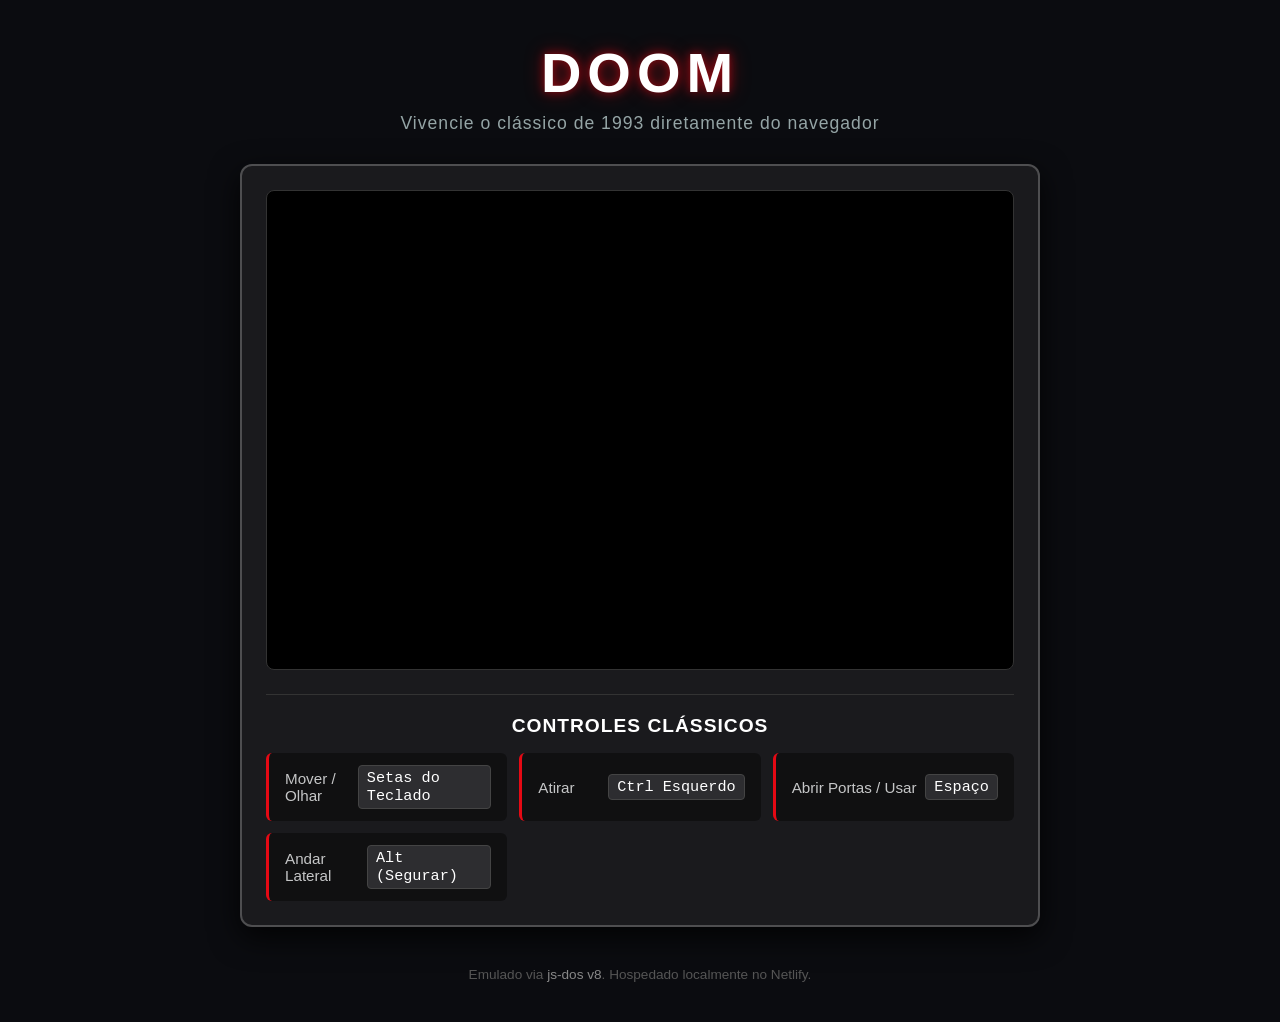
<file: SiteIdeas/doom.html>
<!DOCTYPE html>
<html lang="pt-br">
<head>
    <meta charset="utf-8">
    <meta name="viewport" content="width=device-width, initial-scale=1.0">
    <title>DOOM - Clássico MS-DOS</title>
    
    <!-- CSS oficial do JS-DOS v8 -->
    <link rel="stylesheet" href="https://v8.js-dos.com/latest/js-dos.css">
    
    <style>
        /* Variáveis de estilo para consistência visual */
        :root {
            --bg-color: #0b0c10;
            --card-bg: #1a1a1d;
            --primary-color: #e50914; /* Vermelho clássico do DOOM */
            --primary-hover: #b80710;
            --text-color: #c5c6c7;
            --title-color: #ffffff;
            --accent-color: #4e4e50;
        }

        * {
            box-sizing: border-box;
            margin: 0;
            padding: 0;
        }

        body {
            background-color: var(--bg-color);
            color: var(--text-color);
            font-family: -apple-system, BlinkMacSystemFont, "Segoe UI", Roboto, Helvetica, Arial, sans-serif;
            display: flex;
            flex-direction: column;
            align-items: center;
            justify-content: flex-start;
            min-height: 100vh;
            padding: 40px 20px;
        }

        header {
            text-align: center;
            margin-bottom: 30px;
        }

        header h1 {
            font-size: 3.5rem;
            color: var(--title-color);
            text-transform: uppercase;
            letter-spacing: 6px;
            margin-bottom: 8px;
            text-shadow: 0 0 10px rgba(229, 9, 20, 0.6), 0 0 20px rgba(229, 9, 20, 0.4);
            font-weight: 900;
        }

        header p {
            font-size: 1.1rem;
            color: #95a5a6;
            letter-spacing: 1px;
        }

        /* Container principal */
        .game-wrapper {
            background-color: var(--card-bg);
            border: 2px solid var(--accent-color);
            border-radius: 12px;
            box-shadow: 0 10px 30px rgba(0, 0, 0, 0.8);
            padding: 24px;
            max-width: 800px;
            width: 100%;
            display: flex;
            flex-direction: column;
            gap: 24px;
            transition: border-color 0.3s ease;
        }

        .game-wrapper:hover {
            border-color: var(--primary-color);
        }

        /* Container onde o emulador roda */
        .dosbox-container {
            width: 100%;
            height: 480px; /* Altura padrão para computadores */
            max-height: 70vh;
            border-radius: 8px;
            overflow: hidden;
            background-color: #000;
            border: 1px solid #333;
        }

        /* Responsividade para telas de celulares */
        @media (max-width: 768px) {
            .dosbox-container {
                height: 320px;
            }
            header h1 {
                font-size: 2.5rem;
            }
        }

        /* Painel de controles/instruções */
        .controls-panel {
            border-top: 1px solid #333;
            padding-top: 20px;
        }

        .controls-title {
            color: var(--title-color);
            font-size: 1.2rem;
            margin-bottom: 16px;
            text-transform: uppercase;
            letter-spacing: 1px;
            text-align: center;
        }

        .controls-grid {
            display: grid;
            grid-template-columns: repeat(auto-fit, minmax(200px, 1fr));
            gap: 12px;
        }

        .control-item {
            background: rgba(0, 0, 0, 0.4);
            padding: 12px 16px;
            border-radius: 6px;
            border-left: 3px solid var(--primary-color);
            display: flex;
            justify-content: space-between;
            align-items: center;
        }

        .control-item span {
            font-size: 0.95rem;
        }

        .control-key {
            background: #2d2d30;
            color: #fff;
            padding: 3px 8px;
            border-radius: 4px;
            font-family: Consolas, Monaco, monospace;
            font-size: 0.85rem;
            border: 1px solid #444;
        }

        footer {
            margin-top: auto;
            padding-top: 40px;
            font-size: 0.85rem;
            color: #555;
            text-align: center;
        }

        footer a {
            color: #888;
            text-decoration: none;
            transition: color 0.2s;
        }

        footer a:hover {
            color: var(--primary-color);
        }
    </style>
</head>
<body>

    <header>
        <h1>DOOM</h1>
        <p>Vivencie o clássico de 1993 diretamente do navegador</p>
    </header>

    <main class="game-wrapper">
        <!-- Container do Emulador -->
        <div id="dosbox" class="dosbox-container"></div>

        <!-- Instruções de Controles -->
        <section class="controls-panel">
            <h2 class="controls-title">Controles Clássicos</h2>
            <div class="controls-grid">
                <div class="control-item">
                    <span>Mover / Olhar</span>
                    <span class="control-key">Setas do Teclado</span>
                </div>
                <div class="control-item">
                    <span>Atirar</span>
                    <span class="control-key">Ctrl Esquerdo</span>
                </div>
                <div class="control-item">
                    <span>Abrir Portas / Usar</span>
                    <span class="control-key">Espaço</span>
                </div>
                <div class="control-item">
                    <span>Andar Lateral</span>
                    <span class="control-key">Alt (Segurar)</span>
                </div>
            </div>
        </section>
    </main>

    <footer>
        <p>Emulado via <a href="https://js-dos.com" target="_blank" rel="noopener">js-dos v8</a>. Hospedado localmente no Netlify.</p>
    </footer>

    <!-- JavaScript oficial do JS-DOS v8 -->
    <script src="https://v8.js-dos.com/latest/js-dos.js"></script>
    <script>
        // Inicializa o js-dos carregando o arquivo diretamente do mesmo diretório da sua página
        Dos(document.getElementById("dosbox"), {
            url: "./doom.jsdos"
        });
    </script>
</body>
</html>
</file>
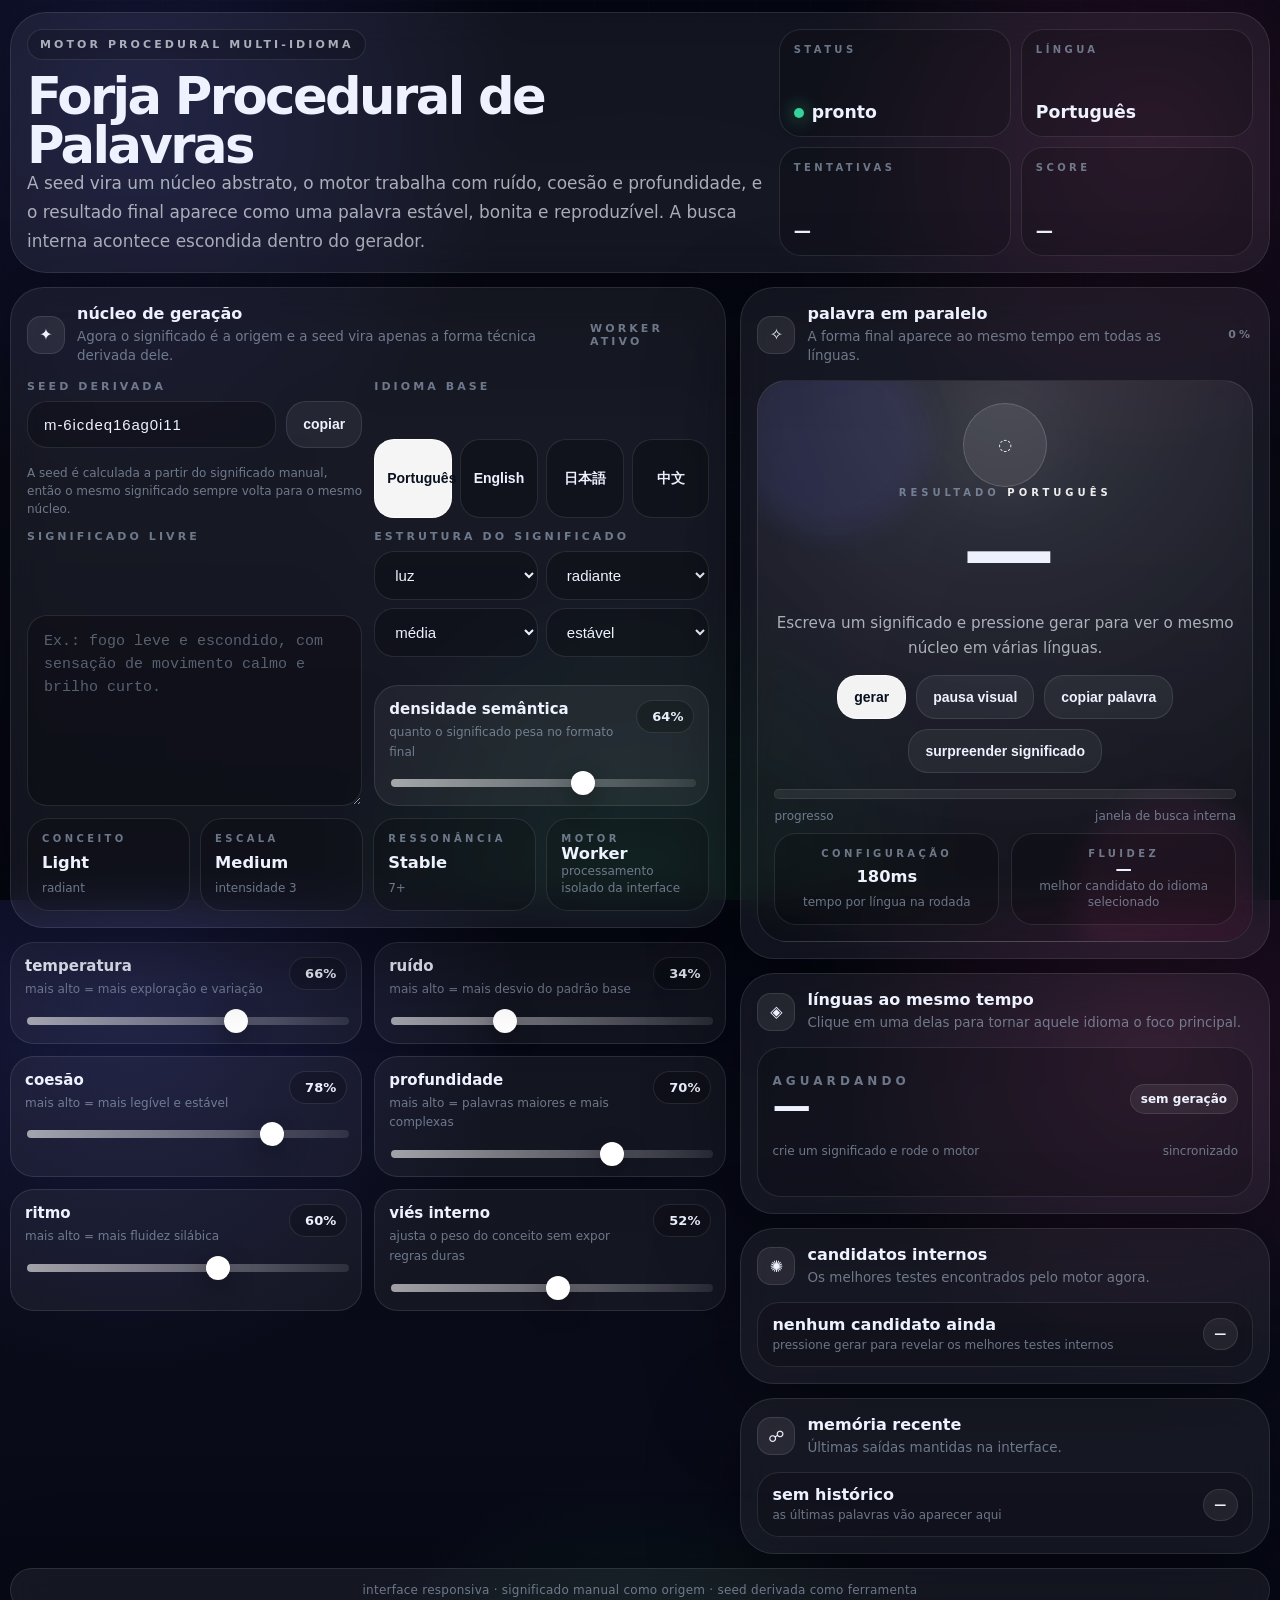
<file: SiteIdeas/forja_procedural_palavras_v2.html>
<!DOCTYPE html>
<html lang="pt-BR">
<head>
  <meta charset="UTF-8" />
  <meta name="viewport" content="width=device-width, initial-scale=1.0, viewport-fit=cover" />
  <meta name="theme-color" content="#070916" />
  <title>Forja Procedural de Palavras</title>
  <style>
    :root {
      --bg: #070916;
      --panel: rgba(255,255,255,.06);
      --panel-2: rgba(10,14,32,.62);
      --line: rgba(255,255,255,.10);
      --line-2: rgba(255,255,255,.14);
      --text: #eef2ff;
      --muted: rgba(226,232,240,.72);
      --muted-2: rgba(148,163,184,.7);
      --accent: #fff;
      --good: #34d399;
      --warn: #fbbf24;
      --shadow: 0 24px 90px rgba(0,0,0,.38);
      --radius: 28px;
      --radius-lg: 34px;
      --blur: blur(18px);
    }

    * { box-sizing: border-box; }
    html, body { height: 100%; }
    body {
      margin: 0;
      font-family: Inter, ui-sans-serif, system-ui, -apple-system, BlinkMacSystemFont, "Segoe UI", sans-serif;
      color: var(--text);
      background:
        radial-gradient(circle at 10% 10%, rgba(99,102,241,.20), transparent 28%),
        radial-gradient(circle at 90% 15%, rgba(236,72,153,.16), transparent 24%),
        radial-gradient(circle at 50% 100%, rgba(34,197,94,.12), transparent 30%),
        linear-gradient(180deg, #050713 0%, #090b18 55%, #050713 100%);
      overflow-x: hidden;
    }

    body::before {
      content: "";
      position: fixed;
      inset: 0;
      pointer-events: none;
      opacity: .35;
      background-image:
        linear-gradient(rgba(255,255,255,.04) 1px, transparent 1px),
        linear-gradient(90deg, rgba(255,255,255,.04) 1px, transparent 1px);
      background-size: 54px 54px;
      mask-image: radial-gradient(circle at 50% 20%, black 55%, transparent 100%);
    }

    body::after {
      content: "";
      position: fixed;
      inset: 0;
      pointer-events: none;
      background: radial-gradient(circle at center, transparent 0 42%, rgba(0,0,0,.14) 100%);
    }

    .app {
      width: min(1320px, calc(100% - 20px));
      margin: 0 auto;
      padding: 12px 0 16px;
      min-height: 100dvh;
      display: flex;
      flex-direction: column;
      gap: 14px;
      position: relative;
      z-index: 1;
    }

    .topbar, .panel, .footer {
      background: var(--panel);
      border: 1px solid var(--line);
      box-shadow: var(--shadow);
      backdrop-filter: var(--blur);
      -webkit-backdrop-filter: var(--blur);
    }

    .topbar {
      border-radius: calc(var(--radius-lg) + 2px);
      padding: 16px;
      display: grid;
      grid-template-columns: 1.4fr .9fr;
      gap: 14px;
    }

    .brand {
      display: flex;
      flex-direction: column;
      gap: 12px;
    }

    .badge {
      display: inline-flex;
      align-items: center;
      gap: 8px;
      width: fit-content;
      padding: 8px 12px;
      border-radius: 999px;
      border: 1px solid var(--line);
      background: rgba(0,0,0,.16);
      color: var(--muted);
      font-size: 11px;
      letter-spacing: .28em;
      text-transform: uppercase;
      font-weight: 700;
    }

    h1 {
      margin: 0;
      font-size: clamp(2.1rem, 4vw, 4rem);
      line-height: .95;
      letter-spacing: -.05em;
    }

    .lead {
      max-width: 74ch;
      margin: 0;
      color: var(--muted);
      line-height: 1.7;
      font-size: clamp(.95rem, 1.4vw, 1.06rem);
    }

    .stat-grid {
      display: grid;
      grid-template-columns: repeat(2, minmax(0, 1fr));
      gap: 10px;
    }

    .stat {
      border-radius: 22px;
      padding: 14px;
      border: 1px solid var(--line);
      background: rgba(0,0,0,.18);
      min-height: 88px;
      display: flex;
      flex-direction: column;
      justify-content: space-between;
    }

    .kicker {
      color: var(--muted-2);
      font-size: 10px;
      text-transform: uppercase;
      letter-spacing: .34em;
      font-weight: 800;
    }

    .stat strong {
      font-size: 1.08rem;
      margin-top: 8px;
      display: flex;
      align-items: center;
      gap: 8px;
      line-height: 1.1;
    }

    .status-dot {
      width: 10px;
      height: 10px;
      border-radius: 50%;
      background: var(--good);
      box-shadow: 0 0 18px rgba(52,211,153,.8);
      display: inline-block;
    }

    .status-dot.busy {
      background: var(--warn);
      box-shadow: 0 0 18px rgba(251,191,36,.85);
      animation: pulse 1.2s infinite;
    }

    @keyframes pulse { 0%,100%{transform:scale(1);opacity:1} 50%{transform:scale(1.32);opacity:.65} }

    .layout {
      display: grid;
      grid-template-columns: 1.15fr .85fr;
      gap: 14px;
      align-items: start;
      flex: 1;
    }

    .left, .right { display: grid; gap: 14px; }
    .panel {
      border-radius: var(--radius-lg);
      padding: 16px;
    }

    .panel-head {
      display: flex;
      align-items: center;
      justify-content: space-between;
      gap: 12px;
      margin-bottom: 14px;
    }

    .panel-title {
      display: flex;
      align-items: center;
      gap: 12px;
    }

    .icon-chip {
      width: 38px;
      height: 38px;
      display: grid;
      place-items: center;
      border-radius: 14px;
      border: 1px solid var(--line);
      background: rgba(255,255,255,.08);
      flex: 0 0 auto;
    }

    .panel-title h2 {
      margin: 0;
      font-size: 1rem;
      line-height: 1.2;
    }

    .panel-title p {
      margin: 4px 0 0;
      color: var(--muted-2);
      font-size: .84rem;
      line-height: 1.45;
    }

    .grid-2 {
      display: grid;
      grid-template-columns: repeat(2, minmax(0, 1fr));
      gap: 12px;
    }

    .grid-4 {
      display: grid;
      grid-template-columns: repeat(4, minmax(0, 1fr));
      gap: 10px;
    }

    .field {
      display: grid;
      gap: 8px;
    }

    .field label, .mini-label {
      color: var(--muted-2);
      font-size: 11px;
      text-transform: uppercase;
      letter-spacing: .28em;
      font-weight: 800;
    }

    .input, .btn, .chip, .select {
      border-radius: 20px;
      border: 1px solid var(--line);
      background: rgba(0,0,0,.22);
      color: var(--text);
      outline: none;
      transition: transform .16s ease, background .16s ease, border-color .16s ease, box-shadow .16s ease;
    }

    .input, .select {
      width: 100%;
      padding: 14px 16px;
      font-size: 15px;
    }

    .input::placeholder { color: rgba(148,163,184,.55); }
    .input:focus, .select:focus, .btn:focus, .chip:focus {
      border-color: rgba(255,255,255,.28);
      box-shadow: 0 0 0 4px rgba(255,255,255,.05);
    }

    .seed-row {
      display: grid;
      grid-template-columns: 1fr auto;
      gap: 10px;
    }

    .btn {
      cursor: pointer;
      padding: 13px 16px;
      font-weight: 700;
      font-size: 14px;
      display: inline-flex;
      align-items: center;
      justify-content: center;
      gap: 10px;
      user-select: none;
      -webkit-tap-highlight-color: transparent;
    }

    .btn:hover, .chip:hover { transform: translateY(-1px); background: rgba(255,255,255,.10); }
    .btn.primary {
      background: rgba(255,255,255,.95);
      color: #08101f;
      border-color: rgba(255,255,255,.75);
    }
    .btn.primary:hover { background: #fff; }
    .btn.ghost { background: rgba(255,255,255,.06); }
    .btn.small { padding: 10px 14px; border-radius: 16px; }

    .language-grid {
      display: grid;
      grid-template-columns: repeat(4, minmax(0, 1fr));
      gap: 8px;
    }

    .chip {
      padding: 12px 12px;
      cursor: pointer;
      text-align: center;
      font-weight: 700;
      font-size: 14px;
      line-height: 1.1;
      user-select: none;
    }

    .chip.active {
      background: rgba(255,255,255,.96);
      color: #09101f;
      border-color: rgba(255,255,255,.86);
    }

    .info-cards {
      display: grid;
      grid-template-columns: repeat(4, minmax(0, 1fr));
      gap: 10px;
    }

    .info {
      border-radius: 22px;
      padding: 14px;
      background: rgba(0,0,0,.18);
      border: 1px solid var(--line);
      min-height: 88px;
      display: flex;
      flex-direction: column;
      justify-content: space-between;
    }

    .info strong {
      font-size: 1.02rem;
      text-transform: capitalize;
    }

    .sliders {
      display: grid;
      grid-template-columns: repeat(2, minmax(0, 1fr));
      gap: 12px;
    }

    .slider-box {
      background: rgba(255,255,255,.05);
      border: 1px solid var(--line);
      border-radius: 24px;
      padding: 14px;
    }

    .slider-top {
      display: flex;
      align-items: start;
      justify-content: space-between;
      gap: 14px;
      margin-bottom: 12px;
    }

    .slider-top strong { display: block; font-size: 15px; margin-bottom: 3px; }
    .slider-top span { color: var(--muted-2); font-size: 12px; line-height: 1.4; }
    .percent {
      min-width: 58px;
      text-align: right;
      color: var(--text);
      font-weight: 800;
      font-size: 13px;
      padding: 8px 10px;
      border-radius: 999px;
      border: 1px solid var(--line);
      background: rgba(0,0,0,.20);
    }

    input[type="range"] {
      width: 100%;
      appearance: none;
      height: 8px;
      border-radius: 999px;
      outline: none;
      background: linear-gradient(90deg, rgba(255,255,255,.60), rgba(255,255,255,.10));
    }
    input[type="range"]::-webkit-slider-thumb {
      appearance: none;
      width: 24px;
      height: 24px;
      border-radius: 50%;
      background: #fff;
      border: 0;
      box-shadow: 0 8px 24px rgba(0,0,0,.35);
      cursor: pointer;
    }

    .word-stage {
      overflow: hidden;
      position: relative;
      min-height: 390px;
      display: flex;
      flex-direction: column;
      justify-content: space-between;
      align-items: center;
      text-align: center;
      padding: 18px 16px 16px;
      border-radius: 30px;
      border: 1px solid var(--line);
      background:
        radial-gradient(circle at top, rgba(255,255,255,.14), rgba(255,255,255,.05) 44%, rgba(0,0,0,.22) 100%);
    }

    .word-stage::before, .word-stage::after {
      content: "";
      position: absolute;
      inset: auto;
      border-radius: 50%;
      filter: blur(14px);
      opacity: .6;
      pointer-events: none;
    }
    .word-stage::before { width: 190px; height: 190px; top: -35px; left: -20px; background: rgba(99,102,241,.18); }
    .word-stage::after { width: 200px; height: 200px; bottom: -55px; right: -20px; background: rgba(236,72,153,.15); }

    .orb {
      width: 84px;
      height: 84px;
      border-radius: 50%;
      display: grid;
      place-items: center;
      background: rgba(255,255,255,.10);
      border: 1px solid rgba(255,255,255,.16);
      box-shadow: 0 0 90px rgba(255,255,255,.09);
      margin-top: 4px;
      position: relative;
      z-index: 1;
    }

    .orb.busy { animation: pulse2 1.4s infinite; }
    @keyframes pulse2 { 0%,100%{transform:scale(1)} 50%{transform:scale(1.06)} }

    .result-label {
      position: relative;
      z-index: 1;
      color: var(--muted-2);
      font-size: 10px;
      text-transform: uppercase;
      letter-spacing: .4em;
      font-weight: 800;
    }

    .word {
      position: relative;
      z-index: 1;
      margin: 12px 0 8px;
      font-size: clamp(3.1rem, 8vw, 5.8rem);
      line-height: .9;
      font-weight: 900;
      letter-spacing: -.08em;
      word-break: break-word;
      min-height: 1em;
      text-wrap: balance;
    }

    .subtext {
      position: relative;
      z-index: 1;
      color: var(--muted);
      max-width: 52ch;
      line-height: 1.65;
      font-size: .95rem;
    }

    .actions {
      position: relative;
      z-index: 1;
      display: flex;
      flex-wrap: wrap;
      justify-content: center;
      gap: 10px;
      margin-top: 14px;
    }

    .progress-wrap {
      width: 100%;
      display: grid;
      gap: 10px;
      margin-top: 16px;
      position: relative;
      z-index: 1;
    }

    .progress-bar {
      height: 10px;
      border-radius: 999px;
      background: rgba(255,255,255,.08);
      overflow: hidden;
      border: 1px solid rgba(255,255,255,.08);
    }

    .progress-fill {
      height: 100%;
      width: 0%;
      border-radius: inherit;
      background: linear-gradient(90deg, #fff, rgba(255,255,255,.55));
      box-shadow: 0 0 20px rgba(255,255,255,.18);
      transition: width .14s linear;
    }

    .progress-meta {
      display: flex;
      justify-content: space-between;
      gap: 10px;
      font-size: 12px;
      color: var(--muted-2);
    }

    .top-list, .history-list {
      display: grid;
      gap: 10px;
    }

    .candidate, .history-item {
      border-radius: 22px;
      border: 1px solid var(--line);
      background: rgba(0,0,0,.18);
      padding: 13px 14px;
      display: flex;
      align-items: center;
      justify-content: space-between;
      gap: 12px;
    }

    .candidate .lefty, .history-item .lefty {
      display: grid;
      gap: 3px;
      min-width: 0;
    }

    .candidate strong, .history-item strong {
      font-size: 1rem;
      line-height: 1.15;
      word-break: break-word;
    }

    .meta {
      color: var(--muted-2);
      font-size: 12px;
      line-height: 1.35;
    }

    .score-pill {
      flex: 0 0 auto;
      border-radius: 999px;
      border: 1px solid var(--line);
      background: rgba(255,255,255,.07);
      padding: 8px 10px;
      font-size: 12px;
      font-weight: 800;
      letter-spacing: .06em;
    }

    .footer {
      border-radius: calc(var(--radius-lg) + 2px);
      padding: 14px 16px;
      text-align: center;
      color: var(--muted-2);
      font-size: 12px;
      letter-spacing: .02em;
    }

    .toast {
      position: fixed;
      left: 50%;
      bottom: 18px;
      transform: translateX(-50%) translateY(18px);
      opacity: 0;
      pointer-events: none;
      background: rgba(12,16,33,.84);
      color: #fff;
      border: 1px solid rgba(255,255,255,.12);
      box-shadow: 0 18px 50px rgba(0,0,0,.34);
      border-radius: 999px;
      padding: 12px 16px;
      font-size: 13px;
      transition: .24s ease;
      z-index: 999;
    }
    .toast.show { opacity: 1; transform: translateX(-50%) translateY(0); }

    .mono { font-variant-numeric: tabular-nums; }


    .meaning-grid {
      display: grid;
      grid-template-columns: repeat(2, minmax(0, 1fr));
      gap: 8px;
    }

    .meaning-textarea {
      min-height: 128px;
      resize: vertical;
      line-height: 1.55;
    }

    .derived-row {
      display: grid;
      grid-template-columns: 1fr auto;
      gap: 10px;
      align-items: stretch;
    }

    .derived-seed {
      padding: 14px 16px;
      font-size: 15px;
      letter-spacing: .06em;
      font-variant-numeric: tabular-nums;
    }

    .meaning-note {
      margin-top: 8px;
      color: var(--muted-2);
      font-size: 12px;
      line-height: 1.5;
    }

    .language-results {
      display: grid;
      grid-template-columns: repeat(2, minmax(0, 1fr));
      gap: 10px;
    }

    .lang-result {
      border-radius: 24px;
      border: 1px solid var(--line);
      background: rgba(0,0,0,.18);
      padding: 14px;
      display: grid;
      gap: 8px;
      min-height: 150px;
      cursor: pointer;
      transition: transform .16s ease, background .16s ease, border-color .16s ease, box-shadow .16s ease;
    }

    .lang-result:hover {
      transform: translateY(-1px);
      background: rgba(255,255,255,.07);
    }

    .lang-result.active {
      border-color: rgba(255,255,255,.33);
      box-shadow: 0 0 0 1px rgba(255,255,255,.08), 0 14px 36px rgba(0,0,0,.24);
      background: rgba(255,255,255,.09);
    }

    .lang-result .lang-head {
      display: flex;
      align-items: center;
      justify-content: space-between;
      gap: 10px;
    }

    .lang-result .lang-name {
      font-size: 12px;
      text-transform: uppercase;
      letter-spacing: .34em;
      color: var(--muted-2);
      font-weight: 800;
    }

    .lang-result .lang-word {
      font-size: clamp(1.7rem, 5vw, 2.4rem);
      line-height: .95;
      font-weight: 900;
      letter-spacing: -.06em;
      word-break: break-word;
    }

    .lang-result .lang-meta {
      display: flex;
      justify-content: space-between;
      gap: 10px;
      flex-wrap: wrap;
      color: var(--muted-2);
      font-size: 12px;
    }

    .lang-result .lang-badge {
      border-radius: 999px;
      border: 1px solid var(--line);
      background: rgba(255,255,255,.07);
      padding: 7px 10px;
      font-size: 12px;
      font-weight: 800;
      white-space: nowrap;
    }

    .subtitle-strong {
      color: rgba(255,255,255,.92);
      font-weight: 700;
    }

    @media (max-width: 1080px) {
      .topbar, .layout { grid-template-columns: 1fr; }
      .layout { gap: 14px; }
      .stat-grid, .info-cards, .sliders { grid-template-columns: repeat(2, minmax(0, 1fr)); }
      .language-grid { grid-template-columns: repeat(2, minmax(0, 1fr)); }
    }

    @media (max-width: 720px) {
      .app { width: min(100%, calc(100% - 10px)); padding-top: 6px; }
      .topbar, .panel, .footer { border-radius: 24px; }
      .topbar { padding: 14px; }
      .panel { padding: 14px; }
      .grid-2, .grid-4, .stat-grid, .info-cards, .sliders { grid-template-columns: 1fr; }
      .seed-row { grid-template-columns: 1fr; }
      .word-stage { min-height: 360px; padding: 14px; }
      .word { font-size: clamp(2.6rem, 16vw, 4.8rem); }
      .actions { flex-direction: column; }
      .actions .btn { width: 100%; }
      .candidate, .history-item { align-items: start; flex-direction: column; }
      .score-pill { align-self: flex-end; }
    }

    @media (prefers-reduced-motion: reduce) {
      *, *::before, *::after { animation-duration: .01ms !important; animation-iteration-count: 1 !important; transition-duration: .01ms !important; scroll-behavior: auto !important; }
    }
  </style>
</head>
<body>
  <div class="app">
    <header class="topbar">
      <div class="brand">
        <div class="badge">motor procedural multi-idioma</div>
        <div>
          <h1>Forja Procedural de Palavras</h1>
          <p class="lead">
            A seed vira um núcleo abstrato, o motor trabalha com ruído, coesão e profundidade, e o resultado final aparece como uma palavra estável, bonita e reproduzível. A busca interna acontece escondida dentro do gerador.
          </p>
        </div>
      </div>

      <div class="stat-grid">
        <div class="stat">
          <div class="kicker">status</div>
          <strong><span id="statusDot" class="status-dot"></span><span id="statusText">pronto</span></strong>
        </div>
        <div class="stat">
          <div class="kicker">língua</div>
          <strong id="statLanguage">Português</strong>
        </div>
        <div class="stat">
          <div class="kicker">tentativas</div>
          <strong class="mono" id="statAttempts">—</strong>
        </div>
        <div class="stat">
          <div class="kicker">score</div>
          <strong class="mono" id="statScore">—</strong>
        </div>
      </div>
    </header>

    
<main class="layout">
      <section class="left">
        <section class="panel">
          <div class="panel-head">
            <div class="panel-title">
              <div class="icon-chip">✦</div>
              <div>
                <h2>núcleo de geração</h2>
                <p>Agora o significado é a origem e a seed vira apenas a forma técnica derivada dele.</p>
              </div>
            </div>
            <div class="mini-label" id="workerLabel">worker ativo</div>
          </div>

          <div class="grid-2">
            <div class="field">
              <label for="seed">seed derivada</label>
              <div class="derived-row">
                <input id="seed" class="input derived-seed mono" type="text" value="" readonly />
                <button class="btn ghost" id="copySeedBtn" type="button">copiar</button>
              </div>
              <div class="meaning-note">A seed é calculada a partir do significado manual, então o mesmo significado sempre volta para o mesmo núcleo.</div>
            </div>

            <div class="field">
              <label>idioma base</label>
              <div class="language-grid" id="langGrid"></div>
            </div>
          </div>

          <div style="height:12px"></div>

          <div class="grid-2">
            <div class="field">
              <label for="meaningText">significado livre</label>
              <textarea id="meaningText" class="input meaning-textarea" placeholder="Ex.: fogo leve e escondido, com sensação de movimento calmo e brilho curto."></textarea>
            </div>

            <div class="field">
              <label>estrutura do significado</label>
              <div class="meaning-grid">
                <select id="meaningTone" class="select"></select>
                <select id="meaningMotion" class="select"></select>
                <select id="meaningScale" class="select"></select>
                <select id="meaningResonance" class="select"></select>
              </div>

              <div style="height:12px"></div>

              <div class="slider-box" style="padding:14px;">
                <div class="slider-top">
                  <div>
                    <strong>densidade semântica</strong>
                    <span>quanto o significado pesa no formato final</span>
                  </div>
                  <div class="percent mono" id="vMeaningDensity">64%</div>
                </div>
                <input id="meaningDensity" type="range" min="0" max="1" step="0.01" value="0.64" />
              </div>
            </div>
          </div>

          <div style="height:12px"></div>

          <div class="info-cards">
            <div class="info">
              <div class="kicker">conceito</div>
              <strong id="conceptTone">—</strong>
              <div class="meta" id="conceptDirection">—</div>
            </div>
            <div class="info">
              <div class="kicker">escala</div>
              <strong id="conceptScale">—</strong>
              <div class="meta" id="conceptIntensity">—</div>
            </div>
            <div class="info">
              <div class="kicker">ressonância</div>
              <strong id="conceptResonance">—</strong>
              <div class="meta" id="targetLength">—</div>
            </div>
            <div class="info">
              <div class="kicker">motor</div>
              <strong>worker</strong>
              <div class="meta">processamento isolado da interface</div>
            </div>
          </div>
        </section>

        <section class="sliders">
          <div class="slider-box">
            <div class="slider-top">
              <div>
                <strong>temperatura</strong>
                <span>mais alto = mais exploração e variação</span>
              </div>
              <div class="percent mono" id="vIntensity">66%</div>
            </div>
            <input id="intensity" type="range" min="0" max="1" step="0.01" value="0.66" />
          </div>

          <div class="slider-box">
            <div class="slider-top">
              <div>
                <strong>ruído</strong>
                <span>mais alto = mais desvio do padrão base</span>
              </div>
              <div class="percent mono" id="vNoise">34%</div>
            </div>
            <input id="noise" type="range" min="0" max="1" step="0.01" value="0.34" />
          </div>

          <div class="slider-box">
            <div class="slider-top">
              <div>
                <strong>coesão</strong>
                <span>mais alto = mais legível e estável</span>
              </div>
              <div class="percent mono" id="vCoherence">78%</div>
            </div>
            <input id="coherence" type="range" min="0" max="1" step="0.01" value="0.78" />
          </div>

          <div class="slider-box">
            <div class="slider-top">
              <div>
                <strong>profundidade</strong>
                <span>mais alto = palavras maiores e mais complexas</span>
              </div>
              <div class="percent mono" id="vDepth">70%</div>
            </div>
            <input id="depth" type="range" min="0" max="1" step="0.01" value="0.70" />
          </div>

          <div class="slider-box">
            <div class="slider-top">
              <div>
                <strong>ritmo</strong>
                <span>mais alto = mais fluidez silábica</span>
              </div>
              <div class="percent mono" id="vRhythm">60%</div>
            </div>
            <input id="rhythm" type="range" min="0" max="1" step="0.01" value="0.60" />
          </div>

          <div class="slider-box">
            <div class="slider-top">
              <div>
                <strong>viés interno</strong>
                <span>ajusta o peso do conceito sem expor regras duras</span>
              </div>
              <div class="percent mono" id="vBias">52%</div>
            </div>
            <input id="bias" type="range" min="0" max="1" step="0.01" value="0.52" />
          </div>
        </section>
      </section>

      <aside class="right">
        <section class="panel">
          <div class="panel-head">
            <div class="panel-title">
              <div class="icon-chip">✧</div>
              <div>
                <h2>palavra em paralelo</h2>
                <p>A forma final aparece ao mesmo tempo em todas as línguas.</p>
              </div>
            </div>
            <div class="mini-label" id="progressLabel">0%</div>
          </div>

          <div class="word-stage">
            <div id="orb" class="orb"><span>◌</span></div>
            <div class="result-label">resultado <span class="subtitle-strong" id="resultLangLabel">—</span></div>
            <div id="word" class="word">—</div>
            <div id="subtitle" class="subtext">Escreva um significado e pressione gerar para ver o mesmo núcleo em várias línguas.</div>

            <div class="actions">
              <button class="btn primary" id="generateBtn" type="button">gerar</button>
              <button class="btn ghost" id="toggleBtn" type="button">pausa visual</button>
              <button class="btn ghost" id="copyBtn" type="button">copiar palavra</button>
              <button class="btn ghost" id="randomMeaningBtn" type="button">surpreender significado</button>
            </div>

            <div class="progress-wrap">
              <div class="progress-bar"><div id="progressFill" class="progress-fill"></div></div>
              <div class="progress-meta">
                <span>progresso</span>
                <span id="progressMeta">janela de busca interna</span>
              </div>
              <div class="grid-2">
                <div class="info" style="min-height:auto;">
                  <div class="kicker">configuração</div>
                  <strong id="budgetText">180ms</strong>
                  <div class="meta">tempo por língua na rodada</div>
                </div>
                <div class="info" style="min-height:auto;">
                  <div class="kicker">fluidez</div>
                  <strong class="mono" id="scoreText">—</strong>
                  <div class="meta">melhor candidato do idioma selecionado</div>
                </div>
              </div>
            </div>
          </div>
        </section>

        <section class="panel">
          <div class="panel-head">
            <div class="panel-title">
              <div class="icon-chip">◈</div>
              <div>
                <h2>línguas ao mesmo tempo</h2>
                <p>Clique em uma delas para tornar aquele idioma o foco principal.</p>
              </div>
            </div>
          </div>
          <div id="multiGrid" class="language-results"></div>
        </section>

        <section class="panel">
          <div class="panel-head">
            <div class="panel-title">
              <div class="icon-chip">✺</div>
              <div>
                <h2>candidatos internos</h2>
                <p>Os melhores testes encontrados pelo motor agora.</p>
              </div>
            </div>
          </div>
          <div id="topList" class="top-list"></div>
        </section>

        <section class="panel">
          <div class="panel-head">
            <div class="panel-title">
              <div class="icon-chip">☍</div>
              <div>
                <h2>memória recente</h2>
                <p>Últimas saídas mantidas na interface.</p>
              </div>
            </div>
          </div>
          <div id="historyList" class="history-list"></div>
        </section>
      </aside>
    </main>

    <footer class="footer">
      interface responsiva · significado manual como origem · seed derivada como ferramenta
    </footer>
  </div>

  <div id="toast" class="toast">copiado</div>

  <script>
    const LANGUAGES = {
      pt: {
        name: "Português",
        script: "latin",
        vowels: ["a", "e", "i", "o", "u"],
        consonants: ["b", "c", "d", "f", "g", "l", "m", "n", "p", "r", "s", "t", "v", "z", "ch", "nh", "lh", "qu", "gu"],
        syllables: ["ba", "be", "bi", "bo", "bu", "ca", "ce", "ci", "co", "cu", "da", "de", "di", "do", "du", "la", "le", "li", "lo", "lu", "ma", "me", "mi", "mo", "mu", "na", "ne", "ni", "no", "nu", "ra", "re", "ri", "ro", "ru", "sa", "se", "si", "so", "su", "ta", "te", "ti", "to", "tu", "tra", "dra", "pra", "gra", "cla", "pla"],
        endings: ["a", "e", "o", "ar", "or", "ir", "ão", "im", "el", "er", "os", "us"],
        clusters: ["br", "cr", "dr", "fr", "gr", "pr", "tr", "vr", "ch", "lh", "nh", "qu", "gu"],
      },
      en: {
        name: "English",
        script: "latin",
        vowels: ["a", "e", "i", "o", "u", "y"],
        consonants: ["b", "c", "d", "f", "g", "h", "j", "k", "l", "m", "n", "p", "r", "s", "t", "v", "w", "x", "z", "th", "sh", "ch", "wh", "st", "str", "cl", "cr", "dr", "fr", "gr", "pr", "tr", "pl"],
        syllables: ["ba", "be", "bi", "bo", "bu", "ca", "ce", "ci", "co", "cu", "da", "de", "di", "do", "du", "la", "le", "li", "lo", "lu", "ma", "me", "mi", "mo", "mu", "na", "ne", "ni", "no", "nu", "ra", "re", "ri", "ro", "ru", "sa", "se", "si", "so", "su", "ta", "te", "ti", "to", "tu", "tra", "bra", "sha", "tha", "gra", "pla"],
        endings: ["er", "ing", "ed", "en", "ly", "ion", "ate", "al", "ous", "ward", "ness"],
        clusters: ["bl", "br", "cl", "cr", "dr", "fr", "gr", "pl", "pr", "sc", "sk", "sl", "sm", "sn", "sp", "st", "str", "sw", "th", "wh", "ch", "sh"],
      },
      jp: {
        name: "日本語",
        script: "kana",
        vowels: ["a", "i", "u", "e", "o"],
        consonants: ["k", "s", "t", "n", "h", "m", "y", "r", "w", "g", "z", "d", "b", "p", "sh", "ch", "ts", "ky", "ry", "ny", "hy", "my", "py"],
        syllables: ["ka", "ki", "ku", "ke", "ko", "sa", "shi", "su", "se", "so", "ta", "chi", "tsu", "te", "to", "na", "ni", "nu", "ne", "no", "ha", "hi", "fu", "he", "ho", "ma", "mi", "mu", "me", "mo", "ya", "yu", "yo", "ra", "ri", "ru", "re", "ro", "wa", "n", "kyo", "sha", "ryu", "cha", "nyo", "hya", "mio"],
        endings: ["n", "to", "ra", "ki", "mi", "shi", "ko", "ya"],
        clusters: ["ky", "sh", "ch", "ry", "ny", "hy", "my", "py", "ts"],
      },
      cn: {
        name: "中文",
        script: "han",
        vowels: ["a", "e", "i", "o", "u", "v"],
        consonants: ["b", "p", "m", "f", "d", "t", "n", "l", "g", "k", "h", "j", "q", "x", "zh", "ch", "sh", "r", "z", "c", "s", "y", "w"],
        syllables: ["ma", "mo", "mi", "mu", "na", "nu", "ni", "ne", "no", "la", "li", "lu", "le", "lo", "ba", "bo", "bi", "bu", "da", "de", "di", "du", "zhang", "cheng", "xian", "qiu", "shan", "ming", "yuan", "hui", "feng", "guo", "ling", "tian", "yun"],
        endings: ["an", "ang", "ong", "ing", "en", "ei", "ai", "iao", "ian", "uo"],
        clusters: ["zh", "ch", "sh", "x", "q", "ng"],
      },
    };

    const TONE_KEYWORDS = {
      warm: ["fogo", "chama", "brasa", "calor", "quente", "solar", "sol", "igni", "lava"],
      cold: ["frio", "gelo", "neve", "gelado", "frost", "ice", "hielo"],
      spark: ["faísca", "faíscas", "raio", "raios", "centelha", "spark", "relâmpago", "electric", "energia"],
      mist: ["névoa", "nevoa", "bruma", "mist", "fog", "haze", "vapor"],
      metal: ["metal", "ferro", "aço", "aco", "steel", "iron", "liga"],
      root: ["raiz", "raíz", "árvore", "arvore", "floresta", "wood", "root", "terra"],
      flow: ["fluxo", "rio", "mar", "corrente", "onda", "flow", "water", "água", "agua"],
      stone: ["pedra", "rocha", "stone", "rock", "terra", "grão", "grao"],
      light: ["luz", "brilho", "claro", "lum", "light", "shine", "sol", "estrela"],
      loom: ["sombra", "noite", "dark", "shadow", "escuro", "obscuro", "void"],
      sky: ["céu", "ceu", "ar", "vento", "cloud", "nuvem", "sky", "alto"],
      core: ["núcleo", "nucleo", "centro", "core", "base", "essencia", "essência"],
    };

    const MOTION_KEYWORDS = {
      ascending: ["subir", "asc", "crescer", "elevar", "up", "rising", "voar"],
      anchored: ["parado", "fixo", "ancorar", "root", "steady", "stabil", "base"],
      fractured: ["quebrar", "partir", "fragment", "split", "fract", "rachar"],
      radiant: ["brilhar", "emitir", "radiante", "glow", "shine", "luz"],
      hidden: ["oculto", "escondido", "secreto", "hidden", "shadow", "baixo"],
    };

    const MEANING_PRESETS = [
      { text: "fogo leve e escondido, com brilho curto", tone: "warm", motion: "hidden", scale: "small", resonance: "soft", density: 0.62 },
      { text: "movimento calmo e aberto, como água em fluxo", tone: "flow", motion: "ascending", scale: "medium", resonance: "airy", density: 0.58 },
      { text: "pedra antiga e estável, com peso no centro", tone: "stone", motion: "anchored", scale: "ancient", resonance: "deep", density: 0.76 },
      { text: "luz rápida e precisa, quase uma faísca", tone: "spark", motion: "radiant", scale: "small", resonance: "sharp", density: 0.55 },
      { text: "sombra suave com sensação de segredo", tone: "loom", motion: "hidden", scale: "medium", resonance: "soft", density: 0.67 },
      { text: "núcleo vivo e forte, como metal pulsando", tone: "core", motion: "anchored", scale: "large", resonance: "stable", density: 0.81 },
    ];

    function clamp(n, a = 0, b = 1) {
      return Math.min(b, Math.max(a, n));
    }

    function xmur3(str) {
      let h = 1779033703 ^ str.length;
      for (let i = 0; i < str.length; i++) {
        h = Math.imul(h ^ str.charCodeAt(i), 3432918353);
        h = (h << 13) | (h >>> 19);
      }
      return function () {
        h = Math.imul(h ^ (h >>> 16), 2246822507);
        h = Math.imul(h ^ (h >>> 13), 3266489909);
        return (h ^= h >>> 16) >>> 0;
      };
    }

    function sfc32(a, b, c, d) {
      return function () {
        a >>>= 0;
        b >>>= 0;
        c >>>= 0;
        d >>>= 0;
        let t = (a + b) | 0;
        a = b ^ (b >>> 9);
        b = (c + (c << 3)) | 0;
        c = (c << 21) | (c >>> 11);
        d = (d + 1) | 0;
        t = (t + d) | 0;
        c = (c + t) | 0;
        return (t >>> 0) / 4294967296;
      };
    }

    function createRng(seed) {
      const seedFn = xmur3(String(seed));
      return sfc32(seedFn(), seedFn(), seedFn(), seedFn());
    }

    function pick(rng, arr) {
      return arr[Math.floor(rng() * arr.length) % arr.length];
    }

    function weightedPick(rng, items) {
      const total = items.reduce((a, b) => a + b.w, 0);
      let roll = rng() * total;
      for (const item of items) {
        roll -= item.w;
        if (roll <= 0) return item.v;
      }
      return items[items.length - 1].v;
    }

    function detectByKeywords(text, map, fallback) {
      const lower = String(text || "").toLowerCase();
      for (const [key, words] of Object.entries(map)) {
        if (words.some((word) => lower.includes(word))) return key;
      }
      return fallback;
    }

    function meaningToSeed(meaning) {
      const hash = xmur3("meaning:" + JSON.stringify(meaning));
      const parts = [hash().toString(36), hash().toString(36), hash().toString(36), hash().toString(36)];
      return "m-" + parts.join("").slice(0, 14);
    }

    function meaningToConcept(meaning) {
      return {
        tone: meaning.tone,
        direction: meaning.motion,
        scale: meaning.scale,
        intensity: Math.round(clamp(meaning.density) * 4),
        resonance: meaning.resonance,
        text: meaning.text || "",
      };
    }

    function scoreCandidate(word, lang, concept, params) {
      let score = 0;
      const clean = String(word || "").toLowerCase();
      const vowelSet = new Set(lang.vowels);
      const isVowel = (ch) => vowelSet.has(ch);
      let vowels = 0;
      for (let i = 0; i < clean.length; i++) if (isVowel(clean[i])) vowels++;
      const ratio = vowels / Math.max(1, clean.length);
      const targetRatio = lang.script === "kana" ? 0.60 : lang.script === "han" ? 0.54 : 0.46;
      score += 1.3 - Math.abs(ratio - targetRatio) * 2.2;

      const len = clean.length;
      const targetLen = 4 + Math.round(params.depth * 4 + (concept.intensity % 2));
      score += 1.2 - Math.abs(len - targetLen) * 0.35;

      let badRuns = 0;
      let run = 0;
      let prevType = null;
      for (const ch of clean) {
        const type = isVowel(ch) ? "v" : "c";
        if (type === prevType) run++; else run = 1;
        if (run >= 3) badRuns += 1;
        prevType = type;
      }
      score -= badRuns * (0.3 + params.noise * 0.5);

      if (lang.endings.some((end) => clean.endsWith(end))) score += 0.6;
      if (lang.clusters.some((cl) => clean.includes(cl))) score += 0.2;

      const conceptBias = {
        warm: ["a", "o", "l", "m", "r"],
        cold: ["i", "e", "s", "n", "h"],
        spark: ["k", "t", "x", "z", "sh"],
        mist: ["m", "n", "h", "w", "y"],
        metal: ["d", "g", "t", "r", "l"],
        root: ["r", "n", "m", "l", "u"],
        flow: ["f", "v", "w", "l", "s"],
        stone: ["k", "g", "t", "d", "o"],
        light: ["l", "i", "y", "e", "sh"],
        loom: ["s", "m", "n", "u", "o"],
        sky: ["s", "y", "a", "e", "i"],
        core: ["c", "k", "o", "r", "e"],
      }[concept.tone] || [];
      for (const bias of conceptBias) if (clean.includes(bias)) score += 0.08;

      if (concept.direction === "radiant" && /[aeiou]/.test(clean[0])) score += 0.2;
      if (concept.direction === "anchored" && /[mnrl]/.test(clean[0])) score += 0.2;
      if (concept.direction === "fractured" && /[xzq]/.test(clean)) score += 0.15;
      if (concept.scale === "ancient" && clean.length >= 6) score += 0.15;

      if (concept.resonance === "soft") score += Math.min(0.18, vowels * 0.03);
      if (concept.resonance === "sharp") score += /[kxz]/.test(clean) ? 0.18 : 0;
      if (concept.resonance === "deep") score += clean.length >= 6 ? 0.2 : 0;
      if (concept.resonance === "airy") score += ratio >= 0.5 ? 0.16 : 0;
      if (concept.resonance === "stable") score += /[mnrl]/.test(clean[0]) ? 0.12 : 0;

      const harsh = (clean.match(/[^aeiou]{4,}/g) || []).length;
      score -= harsh * (0.2 + (1 - params.coherence) * 0.6);

      if (clean[0] === clean[clean.length - 1]) score += 0.12;
      if (clean.slice(0, 2) === clean.slice(-2)) score += 0.18;
      const mid = Math.floor(clean.length / 2);
      if (mid > 1 && clean[mid - 1] === clean[mid]) score += 0.08;

      score += params.bias * 0.12;
      return score;
    }

    function generateCandidate(rng, lang, params, concept) {
      const temperature = params.intensity;
      const noise = params.noise;
      const coherence = params.coherence;
      const depth = params.depth;
      const rhythm = params.rhythm;

      const targetLen = Math.max(3, Math.min(12, Math.round(3 + depth * 6 + Math.floor(rng() * 2))));
      const style = weightedPick(rng, [
        { v: "syllabic", w: 1.2 + coherence },
        { v: "clustered", w: 0.9 + temperature },
        { v: "balanced", w: 1.3 },
        { v: "compact", w: 1 + (1 - depth) },
      ]);

      const syllables = lang.syllables;
      const clusters = lang.clusters;
      const vowels = lang.vowels;
      const consonants = lang.consonants;
      let word = "";

      const buildSyllable = () => {
        const syllableStyle = weightedPick(rng, [
          { v: "CV", w: 2.1 + coherence },
          { v: "CVC", w: 1.2 + temperature },
          { v: "VC", w: 0.8 + noise },
          { v: "CCV", w: 0.7 + depth },
          { v: "CVV", w: 0.6 + rhythm },
        ]);
        let s = "";
        for (const part of syllableStyle) {
          if (part === "C") {
            const useCluster = rng() < 0.2 + noise * 0.5 && clusters.length > 0;
            s += useCluster ? pick(rng, clusters) : weightedPick(rng, consonants.map((c) => ({ v: c, w: 1 })));
          } else if (part === "V") {
            s += weightedPick(rng, vowels.map((v) => ({ v, w: (v === "a" || v === "e") ? 1.25 : 1 })));
          }
        }
        return s;
      };

      if (style === "syllabic") {
        const n = Math.max(1, Math.round(targetLen / (1.7 + (1 - rhythm))));
        for (let i = 0; i < n; i++) {
          word += weightedPick(rng, syllables.map((s) => ({ v: s, w: 1 })));
          if (rng() < 0.2 && word.length < targetLen - 2) word += buildSyllable();
        }
      } else if (style === "clustered") {
        while (word.length < targetLen) {
          if (rng() < 0.45 + temperature * 0.3) word += pick(rng, clusters);
          else if (rng() < 0.68) word += weightedPick(rng, consonants.map((c) => ({ v: c, w: 1 })));
          else word += weightedPick(rng, vowels.map((v) => ({ v, w: 1 })));
        }
      } else if (style === "compact") {
        const pieces = Math.max(2, Math.round(targetLen / 2));
        for (let i = 0; i < pieces; i++) word += buildSyllable();
      } else {
        while (word.length < targetLen) {
          const decision = rng();
          if (decision < 0.47) word += weightedPick(rng, consonants.map((c) => ({ v: c, w: 1 })));
          else if (decision < 0.86) word += weightedPick(rng, vowels.map((v) => ({ v, w: 1 })));
          else word += pick(rng, syllables);
        }
      }

      if (rng() < 0.38 + rhythm * 0.2) {
        const end = weightedPick(rng, lang.endings.map((e) => ({ v: e, w: 1 })));
        if (word.length < 14) word += end;
      }

      word = word.replace(/(.)\\1{2,}/g, "$1$1");
      word = word.replace(/([bcdfghjklmnpqrstvwxyz])\\1{2,}/gi, "$1$1");
      word = word.slice(0, Math.min(16, Math.max(3, word.length)));

      if (lang.script === "kana") {
        if (!/[aeiou]$/.test(word) && !word.endsWith("n")) word += weightedPick(rng, vowels.map((v) => ({ v, w: 1 })));
      }
      if (lang.script === "han") {
        if (!/[aeiou]$/.test(word)) word += weightedPick(rng, vowels.map((v) => ({ v, w: 1 })));
      }

      return word;
    }

    const els = {
      seed: document.getElementById("seed"),
      copySeedBtn: document.getElementById("copySeedBtn"),
      meaningText: document.getElementById("meaningText"),
      meaningTone: document.getElementById("meaningTone"),
      meaningMotion: document.getElementById("meaningMotion"),
      meaningScale: document.getElementById("meaningScale"),
      meaningResonance: document.getElementById("meaningResonance"),
      meaningDensity: document.getElementById("meaningDensity"),
      vMeaningDensity: document.getElementById("vMeaningDensity"),
      randomMeaningBtn: document.getElementById("randomMeaningBtn"),
      langGrid: document.getElementById("langGrid"),
      generateBtn: document.getElementById("generateBtn"),
      toggleBtn: document.getElementById("toggleBtn"),
      copyBtn: document.getElementById("copyBtn"),
      intensity: document.getElementById("intensity"),
      noise: document.getElementById("noise"),
      coherence: document.getElementById("coherence"),
      depth: document.getElementById("depth"),
      rhythm: document.getElementById("rhythm"),
      bias: document.getElementById("bias"),
      vIntensity: document.getElementById("vIntensity"),
      vNoise: document.getElementById("vNoise"),
      vCoherence: document.getElementById("vCoherence"),
      vDepth: document.getElementById("vDepth"),
      vRhythm: document.getElementById("vRhythm"),
      vBias: document.getElementById("vBias"),
      statLanguage: document.getElementById("statLanguage"),
      statAttempts: document.getElementById("statAttempts"),
      statScore: document.getElementById("statScore"),
      statusDot: document.getElementById("statusDot"),
      statusText: document.getElementById("statusText"),
      conceptTone: document.getElementById("conceptTone"),
      conceptDirection: document.getElementById("conceptDirection"),
      conceptScale: document.getElementById("conceptScale"),
      conceptIntensity: document.getElementById("conceptIntensity"),
      conceptResonance: document.getElementById("conceptResonance"),
      targetLength: document.getElementById("targetLength"),
      word: document.getElementById("word"),
      subtitle: document.getElementById("subtitle"),
      resultLangLabel: document.getElementById("resultLangLabel"),
      orb: document.getElementById("orb"),
      scoreText: document.getElementById("scoreText"),
      progressFill: document.getElementById("progressFill"),
      progressLabel: document.getElementById("progressLabel"),
      progressMeta: document.getElementById("progressMeta"),
      budgetText: document.getElementById("budgetText"),
      topList: document.getElementById("topList"),
      historyList: document.getElementById("historyList"),
      multiGrid: document.getElementById("multiGrid"),
      workerLabel: document.getElementById("workerLabel"),
      toast: document.getElementById("toast"),
    };

    const state = {
      language: "pt",
      meaning: {
        text: "",
        tone: "light",
        motion: "radiant",
        scale: "medium",
        resonance: "stable",
        density: 0.64,
      },
      intensity: parseFloat(els.intensity.value),
      noise: parseFloat(els.noise.value),
      coherence: parseFloat(els.coherence.value),
      depth: parseFloat(els.depth.value),
      rhythm: parseFloat(els.rhythm.value),
      bias: parseFloat(els.bias.value),
      budgetMs: 180,
      running: false,
      pausedVisual: false,
      worker: null,
      timer: null,
      progress: 0,
      history: [],
      results: null,
      lastSeed: "",
    };

    function populateMeaningSelects() {
      const toneOptions = [
        ["light", "luz"], ["warm", "quente"], ["cold", "frio"], ["flow", "fluxo"],
        ["mist", "névoa"], ["spark", "faísca"], ["stone", "pedra"], ["root", "raiz"],
        ["metal", "metal"], ["loom", "sombra"], ["sky", "céu"], ["core", "núcleo"],
      ];
      const motionOptions = [
        ["radiant", "radiante"], ["ascending", "ascendente"], ["anchored", "ancorado"],
        ["fractured", "quebrado"], ["hidden", "oculto"],
      ];
      const scaleOptions = [
        ["small", "pequena"], ["medium", "média"], ["large", "grande"],
        ["ancient", "antiga"], ["vivid", "viva"],
      ];
      const resonanceOptions = [
        ["soft", "suave"], ["stable", "estável"], ["sharp", "aguda"], ["deep", "profunda"], ["airy", "arejada"],
      ];

      const fill = (el, opts, selected) => {
        el.innerHTML = opts.map(([value, label]) => `<option value="${value}" ${value === selected ? "selected" : ""}>${label}</option>`).join("");
      };
      fill(els.meaningTone, toneOptions, state.meaning.tone);
      fill(els.meaningMotion, motionOptions, state.meaning.motion);
      fill(els.meaningScale, scaleOptions, state.meaning.scale);
      fill(els.meaningResonance, resonanceOptions, state.meaning.resonance);
    }

    function extractMeaning() {
      const text = els.meaningText.value.trim();
      const tone = detectByKeywords(text, TONE_KEYWORDS, els.meaningTone.value);
      const motion = detectByKeywords(text, MOTION_KEYWORDS, els.meaningMotion.value);
      return {
        text,
        tone,
        motion,
        scale: els.meaningScale.value,
        resonance: els.meaningResonance.value,
        density: parseFloat(els.meaningDensity.value),
      };
    }

    function updateMeaningState() {
      state.meaning = extractMeaning();
      state.lastSeed = meaningToSeed(state.meaning);
      els.seed.value = state.lastSeed;
      const concept = meaningToConcept(state.meaning);
      els.conceptTone.textContent = concept.tone;
      els.conceptDirection.textContent = concept.direction;
      els.conceptScale.textContent = concept.scale;
      els.conceptIntensity.textContent = `intensidade ${concept.intensity}`;
      els.conceptResonance.textContent = concept.resonance;
      els.targetLength.textContent = `${Math.round(3 + state.depth * 6)}+`;
      els.vMeaningDensity.textContent = `${Math.round(state.meaning.density * 100)}%`;
    }

    function showToast(message) {
      els.toast.textContent = message;
      els.toast.classList.add("show");
      clearTimeout(showToast._t);
      showToast._t = setTimeout(() => els.toast.classList.remove("show"), 1250);
    }

    function setStatus(running, text) {
      els.statusDot.classList.toggle("busy", running);
      els.statusText.textContent = text;
    }

    function updateSliders() {
      els.vIntensity.textContent = `${Math.round(state.intensity * 100)}%`;
      els.vNoise.textContent = `${Math.round(state.noise * 100)}%`;
      els.vCoherence.textContent = `${Math.round(state.coherence * 100)}%`;
      els.vDepth.textContent = `${Math.round(state.depth * 100)}%`;
      els.vRhythm.textContent = `${Math.round(state.rhythm * 100)}%`;
      els.vBias.textContent = `${Math.round(state.bias * 100)}%`;
      els.budgetText.textContent = `${state.budgetMs}ms`;
    }

    function renderLanguages() {
      els.langGrid.innerHTML = "";
      for (const [key, data] of Object.entries(LANGUAGES)) {
        const btn = document.createElement("button");
        btn.type = "button";
        btn.className = "chip" + (state.language === key ? " active" : "");
        btn.textContent = data.name;
        btn.addEventListener("click", () => {
          state.language = key;
          els.statLanguage.textContent = data.name;
          renderLanguages();
          refreshSelectedOutput();
        });
        els.langGrid.appendChild(btn);
      }
      els.statLanguage.textContent = LANGUAGES[state.language].name;
    }

    function renderMultiGrid() {
      if (!state.results) {
        els.multiGrid.innerHTML = '<div class="lang-result" style="grid-column: 1 / -1;"><div class="lang-head"><div><div class="lang-name">aguardando</div><div class="lang-word">—</div></div><div class="lang-badge">sem geração</div></div><div class="lang-meta"><span>crie um significado e rode o motor</span><span>sincronizado</span></div></div>';
        return;
      }

      const order = Object.keys(LANGUAGES);
      els.multiGrid.innerHTML = order.map((key) => {
        const result = state.results[key];
        const lang = LANGUAGES[key];
        const word = result?.best?.word || "—";
        const score = Number.isFinite(result?.best?.score) ? result.best.score.toFixed(2) : "—";
        const attempts = result?.attempts ? result.attempts.toLocaleString() : "—";
        const active = key === state.language ? " active" : "";
        return `
          <div class="lang-result${active}" data-lang="${key}">
            <div class="lang-head">
              <div class="lang-name">${lang.name}</div>
              <div class="lang-badge">${key.toUpperCase()}</div>
            </div>
            <div class="lang-word">${escapeHtml(word)}</div>
            <div class="lang-meta">
              <span>score ${score}</span>
              <span>${attempts} testes</span>
            </div>
          </div>
        `;
      }).join("");

      els.multiGrid.querySelectorAll(".lang-result").forEach((card) => {
        card.addEventListener("click", () => {
          state.language = card.dataset.lang;
          renderLanguages();
          refreshSelectedOutput();
        });
      });
    }

    function renderTopList() {
      const result = state.results?.[state.language];
      if (!result?.liveTop?.length) {
        els.topList.innerHTML = '<div class="candidate"><div class="lefty"><strong>nenhum candidato ainda</strong><div class="meta">pressione gerar para revelar os melhores testes internos</div></div><div class="score-pill">—</div></div>';
        return;
      }
      els.topList.innerHTML = result.liveTop.slice(0, 5).map((item, idx) => `
        <div class="candidate">
          <div class="lefty">
            <strong>${escapeHtml(item.word)}</strong>
            <div class="meta">score ${item.score.toFixed(2)} · posição ${idx + 1}</div>
          </div>
          <div class="score-pill">top</div>
        </div>
      `).join("");
    }

    function renderHistory() {
      if (!state.history.length) {
        els.historyList.innerHTML = '<div class="history-item"><div class="lefty"><strong>sem histórico</strong><div class="meta">as últimas palavras vão aparecer aqui</div></div><div class="score-pill">—</div></div>';
        return;
      }

      els.historyList.innerHTML = state.history.slice(0, 6).map((h) => `
        <div class="history-item">
          <div class="lefty">
            <strong>${escapeHtml(h.word)}</strong>
            <div class="meta">${escapeHtml(h.language)} · ${escapeHtml(h.time)} · ${escapeHtml(h.seed)}</div>
            <div class="meta">${escapeHtml(h.summary)}</div>
          </div>
          <div class="score-pill">${h.score.toFixed(2)}</div>
        </div>
      `).join("");
    }

    function refreshSelectedOutput() {
      const result = state.results?.[state.language];
      const lang = LANGUAGES[state.language];
      els.resultLangLabel.textContent = lang.name;
      if (!result?.best?.word) {
        els.word.textContent = "—";
        els.subtitle.textContent = "Escreva um significado e pressione gerar para ver o mesmo núcleo em várias línguas.";
        els.scoreText.textContent = "—";
        els.statAttempts.textContent = "—";
        els.statScore.textContent = "—";
        renderTopList();
        renderMultiGrid();
        return;
      }
      els.word.textContent = result.best.word;
      els.subtitle.textContent = `o idioma focado é ${lang.name}, mas o resultado paralelo também foi calculado para as demais línguas.`;
      els.scoreText.textContent = result.best.score.toFixed(2);
      els.statAttempts.textContent = result.attempts.toLocaleString();
      els.statScore.textContent = result.best.score.toFixed(2);
      renderTopList();
      renderMultiGrid();
    }

    function updateMeaningDependentUI() {
      updateMeaningState();
      updateSliders();
      renderLanguages();
      refreshSelectedOutput();
    }

    function randomMeaning() {
      const preset = pick(createRng(Date.now()), MEANING_PRESETS);
      els.meaningText.value = preset.text;
      els.meaningTone.value = preset.tone;
      els.meaningMotion.value = preset.motion;
      els.meaningScale.value = preset.scale;
      els.meaningResonance.value = preset.resonance;
      els.meaningDensity.value = String(preset.density);
      state.meaning = extractMeaning();
      updateMeaningDependentUI();
      showToast("significado gerado");
    }

    function copyText(text) {
      if (!text) return;
      navigator.clipboard?.writeText(text).then(() => showToast("copiado")).catch(() => showToast("não foi possível copiar"));
    }

    function copyWord() {
      const result = state.results?.[state.language]?.best?.word;
      copyText(result);
    }

    function copySeed() {
      copyText(els.seed.value);
    }

    function startProgress(totalDuration) {
      clearInterval(state.timer);
      const started = performance.now();
      state.progress = 0;
      els.progressFill.style.width = "0%";
      els.progressLabel.textContent = "0%";
      els.progressMeta.textContent = "rodada em andamento";
      state.timer = setInterval(() => {
        const elapsed = performance.now() - started;
        const pct = Math.min(96, Math.round((elapsed / totalDuration) * 100));
        state.progress = pct;
        els.progressFill.style.width = `${pct}%`;
        els.progressLabel.textContent = `${pct}%`;
      }, 28);
    }

    function finalizeProgress() {
      clearInterval(state.timer);
      state.progress = 100;
      els.progressFill.style.width = "100%";
      els.progressLabel.textContent = "100%";
      els.progressMeta.textContent = "resultado finalizado";
      setTimeout(() => {
        if (!state.running) {
          els.progressFill.style.width = "0%";
          els.progressLabel.textContent = "0%";
        }
      }, 550);
    }

    function generate() {
      if (!state.worker || state.running) return;
      updateMeaningState();
      state.running = true;
      setStatus(true, "processando");
      els.orb.classList.add("busy");
      els.word.textContent = "…";
      els.subtitle.textContent = "o motor está explorando candidatos internamente em todas as línguas.";
      els.scoreText.textContent = "—";
      const perLanguage = Math.max(120, Math.min(1200, state.budgetMs));
      const totalDuration = perLanguage * Object.keys(LANGUAGES).length;
      startProgress(totalDuration);

      state.worker.postMessage({
        meaning: state.meaning,
        selectedLanguage: state.language,
        intensity: state.intensity,
        noise: state.noise,
        coherence: state.coherence,
        depth: state.depth,
        rhythm: state.rhythm,
        bias: state.bias,
        budgetMs: perLanguage,
      });
    }

    function escapeHtml(str) {
      return String(str)
        .replaceAll("&", "&amp;")
        .replaceAll("<", "&lt;")
        .replaceAll(">", "&gt;")
        .replaceAll('"', "&quot;")
        .replaceAll("'", "&#39;");
    }

    function initWorker() {
      const workerCode = `
        ${xmur3.toString()}
        ${sfc32.toString()}
        ${createRng.toString()}
        ${pick.toString()}
        ${weightedPick.toString()}
        ${clamp.toString()}
        ${meaningToSeed.toString()}
        ${meaningToConcept.toString()}
        ${scoreCandidate.toString()}
        ${generateCandidate.toString()}
        const LANGUAGES = ${JSON.stringify(LANGUAGES)};
        self.onmessage = (e) => {
          const { meaning, selectedLanguage, intensity, noise, coherence, depth, rhythm, bias, budgetMs = 160 } = e.data;
          const params = { intensity, noise, coherence, depth, rhythm, bias };
          const seed = meaningToSeed(meaning);
          const concept = meaningToConcept(meaning);
          const results = {};
          const keys = Object.keys(LANGUAGES);
          let totalAttempts = 0;
          const started = performance.now();

          for (const key of keys) {
            const lang = LANGUAGES[key];
            const rng = createRng(seed + '|' + key + '|' + budgetMs);
            const start = performance.now();
            const limit = budgetMs;
            let best = { word: '', score: -Infinity };
            let attempts = 0;
            let liveTop = [];

            while (performance.now() - start < limit) {
              const candidate = generateCandidate(rng, lang, params, concept);
              const score = scoreCandidate(candidate, lang, concept, params);
              attempts++;
              if (score > best.score) best = { word: candidate, score };
              if (liveTop.length < 8) {
                liveTop.push({ word: candidate, score });
              } else {
                liveTop.sort((a, b) => b.score - a.score);
                if (score > liveTop[liveTop.length - 1].score) {
                  liveTop[liveTop.length - 1] = { word: candidate, score };
                }
              }
            }

            liveTop.sort((a, b) => b.score - a.score);
            results[key] = {
              label: lang.name,
              best,
              liveTop,
              attempts,
            };
            totalAttempts += attempts;
          }

          postMessage({
            seed,
            meaning,
            concept,
            selectedLanguage,
            results,
            attempts: totalAttempts,
            elapsed: performance.now() - started
          });
        };
      `;

      const blob = new Blob([workerCode], { type: "application/javascript" });
      const url = URL.createObjectURL(blob);
      state.worker = new Worker(url);
      URL.revokeObjectURL(url);

      state.worker.onmessage = (e) => {
        const data = e.data;
        state.running = false;
        state.results = data.results;
        state.lastSeed = data.seed;
        els.seed.value = data.seed;
        setStatus(false, "concluído");
        els.orb.classList.remove("busy");
        finalizeProgress();

        refreshSelectedOutput();

        const selected = state.results?.[state.language];
        const summary = Object.entries(state.results || {})
          .map(([key, item]) => `${key.toUpperCase()}:${item?.best?.word || "—"}`)
          .join(" · ");

        state.history.unshift({
          word: selected?.best?.word || "—",
          language: LANGUAGES[state.language].name,
          score: selected?.best?.score ?? 0,
          seed: data.seed,
          time: new Date().toLocaleTimeString([], { hour: "2-digit", minute: "2-digit" }),
          summary,
        });
        state.history = state.history.slice(0, 6);
        renderHistory();
        els.statAttempts.textContent = selected?.attempts?.toLocaleString?.() || "—";
        els.statScore.textContent = selected?.best?.score?.toFixed?.(2) || "—";
        els.resultLangLabel.textContent = LANGUAGES[state.language].name;
        els.progressMeta.textContent = "resultado finalizado";
      };
    }

    function hookupControls() {
      const updateMeaningFromInputs = () => {
        state.meaning = extractMeaning();
        updateMeaningDependentUI();
      };

      els.meaningText.addEventListener("input", updateMeaningFromInputs);
      els.meaningTone.addEventListener("change", updateMeaningFromInputs);
      els.meaningMotion.addEventListener("change", updateMeaningFromInputs);
      els.meaningScale.addEventListener("change", updateMeaningFromInputs);
      els.meaningResonance.addEventListener("change", updateMeaningFromInputs);
      els.meaningDensity.addEventListener("input", () => {
        state.meaning = extractMeaning();
        updateMeaningState();
      });

      const bindSlider = (el, key, out) => {
        el.addEventListener("input", () => {
          state[key] = parseFloat(el.value);
          out.textContent = `${Math.round(state[key] * 100)}%`;
        });
      };
      bindSlider(els.intensity, "intensity", els.vIntensity);
      bindSlider(els.noise, "noise", els.vNoise);
      bindSlider(els.coherence, "coherence", els.vCoherence);
      bindSlider(els.depth, "depth", els.vDepth);
      bindSlider(els.rhythm, "rhythm", els.vRhythm);
      bindSlider(els.bias, "bias", els.vBias);

      els.generateBtn.addEventListener("click", generate);
      els.toggleBtn.addEventListener("click", () => {
        state.pausedVisual = !state.pausedVisual;
        els.toggleBtn.textContent = state.pausedVisual ? "retomar visual" : "pausa visual";
        els.word.style.opacity = state.pausedVisual ? ".55" : "1";
      });
      els.copyBtn.addEventListener("click", copyWord);
      els.copySeedBtn.addEventListener("click", copySeed);
      els.randomMeaningBtn.addEventListener("click", randomMeaning);
      els.seed.addEventListener("click", copySeed);
    }

    function boot() {
      populateMeaningSelects();
      renderLanguages();
      state.meaning = extractMeaning();
      updateMeaningState();
      updateSliders();
      renderMultiGrid();
      renderTopList();
      renderHistory();
      hookupControls();
      initWorker();
      setStatus(false, "pronto");
      els.statAttempts.textContent = "—";
      els.statScore.textContent = "—";
      els.word.textContent = "—";
      els.resultLangLabel.textContent = LANGUAGES[state.language].name;
    }

    boot();
  </script>
</body>
</html>
</file>
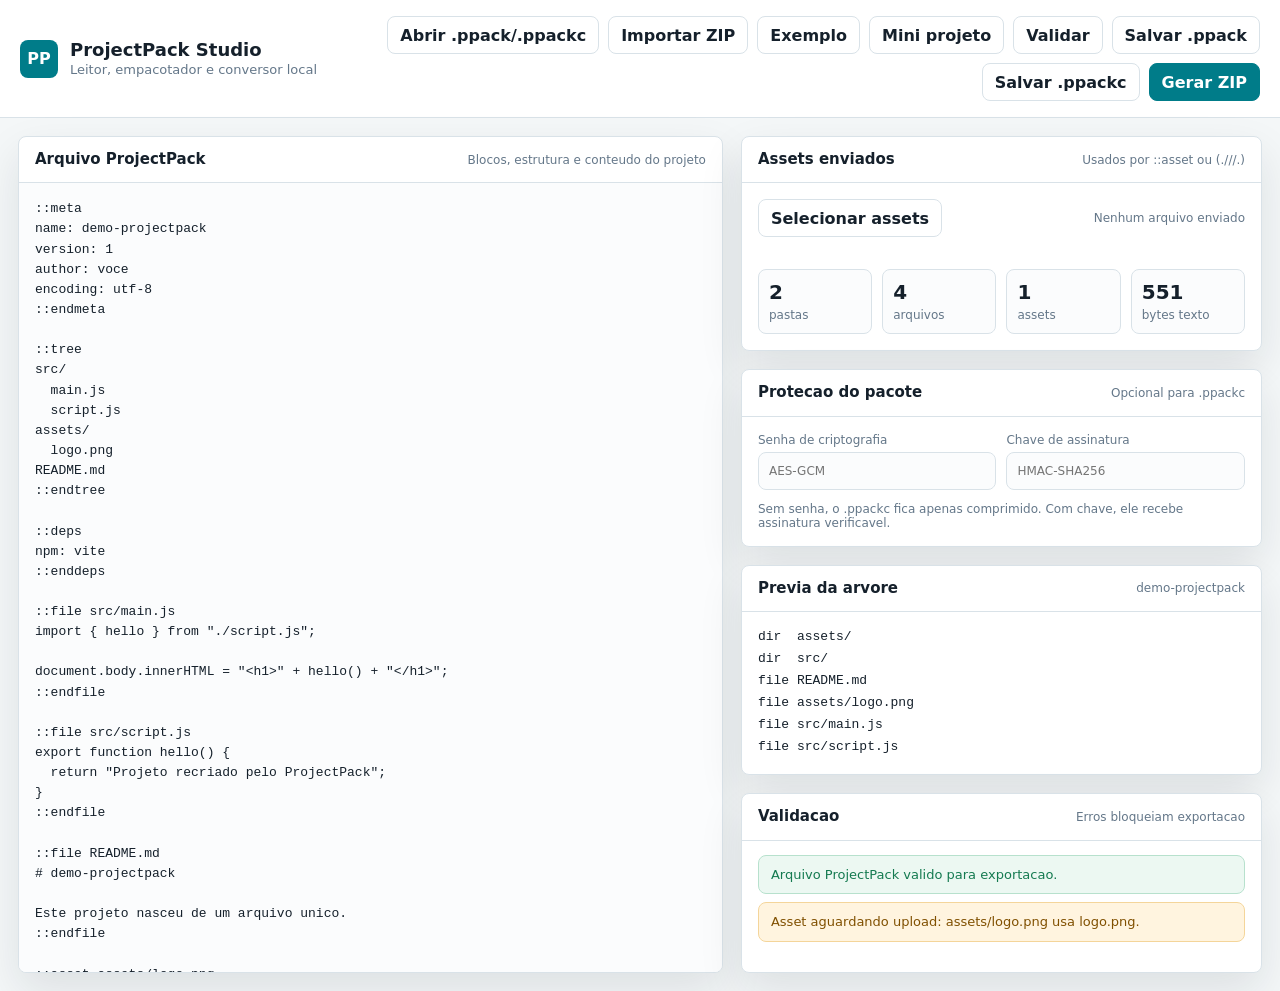
<file: SiteIdeas/ppackc.html>
<!doctype html>
<html lang="pt-BR">
<head>
  <meta charset="utf-8">
  <meta name="viewport" content="width=device-width, initial-scale=1">
  <title>ProjectPack Studio</title>
  <style>
    :root {
      color-scheme: light;
      --bg: #f4f7f8;
      --panel: #ffffff;
      --ink: #15202b;
      --muted: #647789;
      --line: #d9e2e8;
      --teal: #007c89;
      --teal-dark: #005f69;
      --green: #147a50;
      --amber: #805000;
      --rose: #b42342;
      --blue-soft: #e8f5f8;
      --amber-soft: #fff4df;
      --rose-soft: #fff0f3;
      --shadow: 0 18px 44px rgba(21, 32, 43, 0.10);
    }

    * { box-sizing: border-box; }

    body {
      margin: 0;
      min-height: 100vh;
      background: var(--bg);
      color: var(--ink);
      font-family: Inter, ui-sans-serif, system-ui, -apple-system, BlinkMacSystemFont, "Segoe UI", sans-serif;
    }

    button, input, textarea { font: inherit; }

    .app {
      min-height: 100vh;
      display: grid;
      grid-template-rows: auto 1fr;
    }

    header {
      background: var(--panel);
      border-bottom: 1px solid var(--line);
      padding: 16px 20px;
      display: grid;
      grid-template-columns: minmax(220px, auto) 1fr;
      align-items: center;
      gap: 16px;
    }

    .brand {
      display: flex;
      align-items: center;
      gap: 12px;
    }

    .mark {
      width: 38px;
      height: 38px;
      border-radius: 8px;
      background: var(--teal);
      color: white;
      display: grid;
      place-items: center;
      font-weight: 800;
    }

    h1, h2 { margin: 0; line-height: 1.15; }
    h1 { font-size: 18px; }
    h2 { font-size: 15px; }

    .subtitle {
      margin: 2px 0 0;
      color: var(--muted);
      font-size: 13px;
    }

    .actions {
      display: flex;
      flex-wrap: wrap;
      justify-content: flex-end;
      gap: 9px;
    }

    button, .file-button {
      border: 1px solid var(--line);
      background: white;
      color: var(--ink);
      min-height: 38px;
      border-radius: 8px;
      padding: 0 12px;
      display: inline-flex;
      align-items: center;
      justify-content: center;
      gap: 8px;
      cursor: pointer;
      font-weight: 650;
      white-space: nowrap;
    }

    button:hover, .file-button:hover { border-color: #a9bbc8; }
    .primary { background: var(--teal); border-color: var(--teal); color: white; }
    .primary:hover { background: var(--teal-dark); border-color: var(--teal-dark); }

    .workspace {
      display: grid;
      grid-template-columns: minmax(360px, 1.15fr) minmax(340px, 0.85fr);
      gap: 18px;
      padding: 18px;
      min-height: 0;
    }

    .pane {
      background: var(--panel);
      border: 1px solid var(--line);
      border-radius: 8px;
      box-shadow: var(--shadow);
      min-height: 0;
      display: flex;
      flex-direction: column;
      overflow: hidden;
    }

    .pane-head {
      border-bottom: 1px solid var(--line);
      padding: 14px 16px;
      display: flex;
      align-items: center;
      justify-content: space-between;
      gap: 12px;
    }

    .hint {
      color: var(--muted);
      font-size: 12px;
    }

    textarea {
      flex: 1;
      width: 100%;
      min-height: 610px;
      resize: none;
      border: 0;
      outline: 0;
      padding: 16px;
      font-family: "Cascadia Code", "Fira Code", Consolas, monospace;
      font-size: 13px;
      line-height: 1.55;
      color: var(--ink);
      background: #fbfcfd;
    }

    .right {
      display: grid;
      grid-template-rows: auto auto minmax(180px, 1fr) minmax(160px, 0.85fr);
      gap: 18px;
      min-height: 0;
    }

    .content {
      padding: 14px 16px 16px;
      overflow: auto;
      min-height: 0;
    }

    .drop, .security {
      padding: 16px;
      display: grid;
      gap: 12px;
    }

    .row {
      display: flex;
      align-items: center;
      justify-content: space-between;
      gap: 10px;
      flex-wrap: wrap;
    }

    .fields {
      display: grid;
      grid-template-columns: 1fr 1fr;
      gap: 10px;
    }

    label.field {
      display: grid;
      gap: 5px;
      color: var(--muted);
      font-size: 12px;
    }

    input[type="text"], input[type="password"] {
      min-height: 38px;
      border: 1px solid var(--line);
      border-radius: 8px;
      padding: 0 10px;
      color: var(--ink);
      background: #fbfcfd;
      min-width: 0;
    }

    input[type="file"] { display: none; }

    .stats {
      display: grid;
      grid-template-columns: repeat(4, minmax(0, 1fr));
      gap: 10px;
      padding: 0 16px 16px;
    }

    .stat {
      border: 1px solid var(--line);
      border-radius: 8px;
      padding: 10px;
      background: #fbfcfd;
      min-width: 0;
    }

    .stat strong { display: block; font-size: 20px; }
    .stat span { color: var(--muted); font-size: 12px; }

    .tree {
      font-family: "Cascadia Code", Consolas, monospace;
      font-size: 13px;
      line-height: 1.7;
      white-space: pre-wrap;
    }

    .messages { display: grid; gap: 8px; }

    .message {
      border-radius: 8px;
      padding: 10px 12px;
      border: 1px solid var(--line);
      background: #fbfcfd;
      font-size: 13px;
      line-height: 1.35;
    }

    .message.ok { background: #ecf8f2; border-color: #b7e1cd; color: var(--green); }
    .message.warn { background: var(--amber-soft); border-color: #f4d59a; color: var(--amber); }
    .message.error { background: var(--rose-soft); border-color: #f0b7c4; color: var(--rose); }

    .pill-list {
      display: flex;
      gap: 8px;
      flex-wrap: wrap;
      margin-top: 4px;
    }

    .pill {
      border: 1px solid var(--line);
      background: var(--blue-soft);
      color: #175b66;
      border-radius: 999px;
      padding: 5px 9px;
      font-size: 12px;
      max-width: 100%;
      overflow: hidden;
      text-overflow: ellipsis;
      white-space: nowrap;
    }

    @media (max-width: 980px) {
      header { grid-template-columns: 1fr; }
      .actions { justify-content: flex-start; }
      .workspace { grid-template-columns: 1fr; }
      textarea { min-height: 460px; }
    }

    @media (max-width: 560px) {
      .workspace { padding: 12px; gap: 12px; }
      .right { gap: 12px; }
      .fields, .stats { grid-template-columns: 1fr; }
      .pane-head, .row { align-items: flex-start; flex-direction: column; }
      button, .file-button { width: 100%; }
    }
  </style>
</head>
<body>
  <main class="app">
    <header>
      <div class="brand">
        <div class="mark">PP</div>
        <div>
          <h1>ProjectPack Studio</h1>
          <p class="subtitle">Leitor, empacotador e conversor local</p>
        </div>
      </div>
      <div class="actions">
        <label class="file-button" for="openPackInput">Abrir .ppack/.ppackc</label>
        <label class="file-button" for="zipInput">Importar ZIP</label>
        <button id="sampleBtn" type="button">Exemplo</button>
        <button id="miniSampleBtn" type="button">Mini projeto</button>
        <button id="validateBtn" type="button">Validar</button>
        <button id="downloadTextBtn" type="button">Salvar .ppack</button>
        <button id="downloadPackedBtn" type="button">Salvar .ppackc</button>
        <button id="downloadZipBtn" class="primary" type="button">Gerar ZIP</button>
      </div>
    </header>

    <input id="openPackInput" type="file" accept=".ppack,.ppackc,text/plain,application/octet-stream">
    <input id="zipInput" type="file" accept=".zip,application/zip">

    <section class="workspace">
      <section class="pane">
        <div class="pane-head">
          <h2>Arquivo ProjectPack</h2>
          <span class="hint">Blocos, estrutura e conteudo do projeto</span>
        </div>
        <textarea id="source" spellcheck="false"></textarea>
      </section>

      <section class="right">
        <section class="pane">
          <div class="pane-head">
            <h2>Assets enviados</h2>
            <span class="hint">Usados por ::asset ou (.///.)</span>
          </div>
          <div class="drop">
            <div class="row">
              <label class="file-button" for="assetInput">Selecionar assets</label>
              <span class="hint" id="uploadCount">Nenhum arquivo enviado</span>
            </div>
            <input id="assetInput" type="file" multiple>
            <div class="pill-list" id="assetList"></div>
          </div>
          <div class="stats">
            <div class="stat"><strong id="folderCount">0</strong><span>pastas</span></div>
            <div class="stat"><strong id="fileCount">0</strong><span>arquivos</span></div>
            <div class="stat"><strong id="assetCount">0</strong><span>assets</span></div>
            <div class="stat"><strong id="byteCount">0</strong><span>bytes texto</span></div>
          </div>
        </section>

        <section class="pane">
          <div class="pane-head">
            <h2>Protecao do pacote</h2>
            <span class="hint">Opcional para .ppackc</span>
          </div>
          <div class="security">
            <div class="fields">
              <label class="field">Senha de criptografia
                <input id="passwordInput" type="password" autocomplete="off" placeholder="AES-GCM">
              </label>
              <label class="field">Chave de assinatura
                <input id="signKeyInput" type="password" autocomplete="off" placeholder="HMAC-SHA256">
              </label>
            </div>
            <span class="hint">Sem senha, o .ppackc fica apenas comprimido. Com chave, ele recebe assinatura verificavel.</span>
          </div>
        </section>

        <section class="pane">
          <div class="pane-head">
            <h2>Previa da arvore</h2>
            <span class="hint" id="projectName">Sem projeto</span>
          </div>
          <div class="content">
            <div class="tree" id="treePreview"></div>
          </div>
        </section>

        <section class="pane">
          <div class="pane-head">
            <h2>Validacao</h2>
            <span class="hint">Erros bloqueiam exportacao</span>
          </div>
          <div class="content">
            <div class="messages" id="messages"></div>
          </div>
        </section>
      </section>
    </section>
  </main>

  <script>
    const sourceEl = document.querySelector("#source");
    const assetInput = document.querySelector("#assetInput");
    const openPackInput = document.querySelector("#openPackInput");
    const zipInput = document.querySelector("#zipInput");
    const passwordInput = document.querySelector("#passwordInput");
    const signKeyInput = document.querySelector("#signKeyInput");
    const assetListEl = document.querySelector("#assetList");
    const uploadCountEl = document.querySelector("#uploadCount");
    const treePreviewEl = document.querySelector("#treePreview");
    const messagesEl = document.querySelector("#messages");
    const folderCountEl = document.querySelector("#folderCount");
    const fileCountEl = document.querySelector("#fileCount");
    const assetCountEl = document.querySelector("#assetCount");
    const byteCountEl = document.querySelector("#byteCount");
    const projectNameEl = document.querySelector("#projectName");

    const encoder = new TextEncoder();
    const decoder = new TextDecoder();
    const placeholder = "(.///.)";
    const packedMagic = "PPACKC/1\n";
    let uploadedAssets = new Map();
    let runtimeMessages = [];

    const sample = `::meta
name: demo-projectpack
version: 1
author: voce
encoding: utf-8
::endmeta

::tree
src/
  main.js
  script.js
assets/
  logo.png
README.md
::endtree

::deps
npm: vite
::enddeps

::file src/main.js
import { hello } from "./script.js";

document.body.innerHTML = "<h1>" + hello() + "</h1>";
::endfile

::file src/script.js
export function hello() {
  return "Projeto recriado pelo ProjectPack";
}
::endfile

::file README.md
# demo-projectpack

Este projeto nasceu de um arquivo unico.
::endfile

::asset assets/logo.png
upload: logo.png
::endasset`;

    sourceEl.value = sample;

    document.querySelector("#sampleBtn").addEventListener("click", () => {
      sourceEl.value = sample;
      runtimeMessages = [{ type: "ok", text: "Exemplo carregado." }];
      render();
    });
    document.querySelector("#validateBtn").addEventListener("click", render);
    document.querySelector("#downloadTextBtn").addEventListener("click", downloadTextPack);
    document.querySelector("#downloadPackedBtn").addEventListener("click", downloadPacked);
    document.querySelector("#downloadZipBtn").addEventListener("click", downloadZip);
    sourceEl.addEventListener("input", debounce(render, 180));

    assetInput.addEventListener("change", () => {
      uploadedAssets = new Map(Array.from(assetInput.files).map(file => [file.name, file]));
      renderAssets();
      render();
    });

    openPackInput.addEventListener("change", async () => {
      const file = openPackInput.files[0];
      if (!file) return;
      try {
        const bytes = new Uint8Array(await file.arrayBuffer());
        if (startsWith(bytes, encoder.encode(packedMagic))) {
          sourceEl.value = await unpackPpackc(bytes);
          runtimeMessages = [{ type: "ok", text: `.ppackc aberto: ${file.name}` }];
        } else {
          sourceEl.value = decoder.decode(bytes);
          runtimeMessages = [{ type: "ok", text: `.ppack aberto: ${file.name}` }];
        }
      } catch (error) {
        runtimeMessages = [{ type: "error", text: error.message }];
      }
      openPackInput.value = "";
      render();
    });

    zipInput.addEventListener("change", async () => {
      const file = zipInput.files[0];
      if (!file) return;
      try {
        sourceEl.value = await zipToProjectPack(file);
        runtimeMessages = [{ type: "ok", text: `ZIP convertido para ProjectPack: ${file.name}` }];
      } catch (error) {
        runtimeMessages = [{ type: "error", text: error.message }];
      }
      zipInput.value = "";
      render();
    });

    function debounce(fn, wait) {
      let timer;
      return (...args) => {
        clearTimeout(timer);
        timer = setTimeout(() => fn(...args), wait);
      };
    }

    function parseProjectPack(text) {
      const lines = text.replace(/\r\n/g, "\n").replace(/\r/g, "\n").split("\n");
      const project = { meta: {}, deps: [], folders: new Set(), treeFiles: new Set(), files: new Map(), assets: new Map(), empty: new Set(), messages: [] };

      for (let i = 0; i < lines.length; i++) {
        const line = lines[i];
        const open = line.match(/^::([a-zA-Z][\w-]*)(?:\s+(.*))?$/);
        if (!open) {
          if (line.trim()) project.messages.push({ type: "warn", text: `Linha ${i + 1}: texto fora de bloco foi ignorado.` });
          continue;
        }

        const block = open[1].toLowerCase();
        const arg = (open[2] || "").trim();
        const startLine = i + 1;
        const body = [];
        i++;

        while (i < lines.length) {
          const trimmed = lines[i].trim();
          if (trimmed === `::end${block}`) break;
          if (block === "file" && trimmed === `\\::end${block}`) body.push(lines[i].replace(/^(\s*)\\::endfile\s*$/, "$1::endfile"));
          else body.push(lines[i]);
          i++;
        }

        if (i >= lines.length) {
          project.messages.push({ type: "error", text: `Bloco ::${block} iniciado na linha ${startLine} nao foi fechado com ::end${block}.` });
          break;
        }

        if (block === "meta") parseKeyValue(body, project.meta);
        else if (block === "deps") project.deps.push(...body.filter(line => line.trim()));
        else if (block === "tree") parseTree(body, project);
        else if (block === "file") parseFileBlock(arg, body, project, startLine);
        else if (block === "asset") parseAssetBlock(arg, body, project, startLine);
        else if (block === "empty") parseEmptyBlock(body, project);
        else project.messages.push({ type: "warn", text: `Bloco ::${block} ainda nao tem acao nesta versao.` });
      }

      validateProject(project);
      return project;
    }

    function parseKeyValue(lines, target) {
      for (const line of lines) {
        const trimmed = line.trim();
        if (!trimmed || trimmed.startsWith("#")) continue;
        const index = trimmed.indexOf(":");
        if (index === -1) continue;
        target[trimmed.slice(0, index).trim()] = trimmed.slice(index + 1).trim();
      }
    }

    function parseTree(lines, project) {
      const stack = [{ indent: -1, path: "" }];
      for (const raw of lines) {
        if (!raw.trim() || raw.trim().startsWith("#")) continue;
        const indent = raw.match(/^\s*/)[0].length;
        const name = raw.trim();
        if (name === "|") continue;
        while (stack.length && indent <= stack[stack.length - 1].indent) stack.pop();
        const parent = stack[stack.length - 1] || { path: "" };
        const cleanName = name.replace(/\/$/, "");
        const path = normalizePath(parent.path ? `${parent.path}/${cleanName}` : cleanName);
        if (!path) continue;
        if (name.endsWith("/")) {
          project.folders.add(path + "/");
          stack.push({ indent, path });
        } else {
          project.treeFiles.add(path);
          addParentFolders(path, project.folders);
        }
      }
    }

    function parseFileBlock(arg, body, project, line) {
      const path = normalizePath(arg);
      if (!path) {
        project.messages.push({ type: "error", text: `Linha ${line}: ::file precisa receber um caminho.` });
        return;
      }
      project.files.set(path, body.join("\n"));
      addParentFolders(path, project.folders);
    }

    function parseAssetBlock(arg, body, project, line) {
      const path = normalizePath(arg);
      if (!path) {
        project.messages.push({ type: "error", text: `Linha ${line}: ::asset precisa receber um caminho.` });
        return;
      }
      const info = {};
      parseKeyValue(body, info);
      project.assets.set(path, info.upload || path.split("/").pop());
      addParentFolders(path, project.folders);
    }

    function parseEmptyBlock(body, project) {
      for (const raw of body) {
        const path = normalizePath(raw.trim());
        if (path) {
          project.empty.add(path);
          addParentFolders(path, project.folders);
        }
      }
    }

    function addParentFolders(path, folders) {
      const parts = path.split("/");
      for (let i = 1; i < parts.length; i++) folders.add(parts.slice(0, i).join("/") + "/");
    }

    function normalizePath(path) {
      return String(path || "").trim().replace(/^["']|["']$/g, "").replace(/\\/g, "/").replace(/\/+/g, "/").replace(/^\.\//, "").replace(/^\/+/, "").replace(/\/+$/, "");
    }

    function isUnsafePath(path) {
      return !path || path.split("/").includes("..") || /^[a-zA-Z]:\//.test(path) || path.includes("\0");
    }

    function validateProject(project) {
      const allPaths = [...project.folders, ...project.treeFiles, ...project.files.keys(), ...project.assets.keys(), ...project.empty];
      const seen = new Map();
      for (const path of allPaths) {
        if (isUnsafePath(path)) project.messages.push({ type: "error", text: `Caminho bloqueado por seguranca: ${path}` });
        const key = path.toLowerCase().replace(/\/$/, "");
        seen.set(key, (seen.get(key) || 0) + 1);
      }
      for (const [path, count] of seen) {
        if (count > 2) project.messages.push({ type: "warn", text: `Caminho repetido ou ambiguo: ${path}` });
      }
      for (const path of project.files.keys()) {
        if (!project.treeFiles.has(path) && !project.empty.has(path)) project.messages.push({ type: "warn", text: `Conteudo declarado fora da arvore: ${path}` });
      }
      for (const path of project.treeFiles) {
        const hasContent = project.files.has(path) || project.assets.has(path) || project.empty.has(path);
        if (!hasContent) project.messages.push({ type: "warn", text: `Arquivo sem conteudo declarado: ${path}. Ele sera criado vazio.` });
      }
      for (const [path, uploadName] of project.assets) {
        if (!uploadedAssets.has(uploadName)) project.messages.push({ type: "warn", text: `Asset aguardando upload: ${path} usa ${uploadName}.` });
      }
      for (const [path, content] of project.files) {
        if (content.trim() === placeholder && !uploadedAssets.has(path.split("/").pop())) project.messages.push({ type: "warn", text: `Placeholder de midia aguardando upload: ${path.split("/").pop()}.` });
      }
      if (!project.treeFiles.size && !project.folders.size) project.messages.push({ type: "error", text: "Nenhuma estrutura encontrada. Adicione um bloco ::tree." });
      if (!project.messages.some(message => message.type === "error")) project.messages.unshift({ type: "ok", text: "Arquivo ProjectPack valido para exportacao." });
    }

    function renderAssets() {
      assetListEl.innerHTML = "";
      const files = [...uploadedAssets.values()];
      uploadCountEl.textContent = files.length ? `${files.length} arquivo(s) enviado(s)` : "Nenhum arquivo enviado";
      for (const file of files) {
        const pill = document.createElement("span");
        pill.className = "pill";
        pill.textContent = `${file.name} (${formatBytes(file.size)})`;
        assetListEl.appendChild(pill);
      }
    }

    function render() {
      const project = parseProjectPack(sourceEl.value);
      const allFiles = new Set([...project.treeFiles, ...project.files.keys(), ...project.assets.keys(), ...project.empty]);
      const treeLines = [];
      for (const folder of [...project.folders].sort()) treeLines.push(`dir  ${folder}`);
      for (const file of [...allFiles].sort()) treeLines.push(`file ${file}`);
      treePreviewEl.textContent = treeLines.length ? treeLines.join("\n") : "Nenhuma arvore encontrada.";
      projectNameEl.textContent = project.meta.name || "Projeto sem nome";
      folderCountEl.textContent = project.folders.size;
      fileCountEl.textContent = allFiles.size;
      assetCountEl.textContent = project.assets.size + [...project.files.values()].filter(value => value.trim() === placeholder).length;
      byteCountEl.textContent = encoder.encode(sourceEl.value).length;
      messagesEl.innerHTML = "";
      for (const message of [...runtimeMessages, ...project.messages]) {
        const div = document.createElement("div");
        div.className = `message ${message.type}`;
        div.textContent = message.text;
        messagesEl.appendChild(div);
      }
    }

    function formatBytes(bytes) {
      if (bytes < 1024) return `${bytes} B`;
      if (bytes < 1024 * 1024) return `${(bytes / 1024).toFixed(1)} KB`;
      return `${(bytes / 1024 / 1024).toFixed(1)} MB`;
    }

    function currentProjectOrThrow() {
      const project = parseProjectPack(sourceEl.value);
      render();
      if (project.messages.some(message => message.type === "error")) throw new Error("Corrija os erros antes de exportar.");
      return project;
    }

    function downloadTextPack() {
      try {
        const project = currentProjectOrThrow();
        downloadBlob(new Blob([sourceEl.value], { type: "text/plain;charset=utf-8" }), `${safeName(project.meta.name || "project")}.ppack`);
      } catch (error) {
        runtimeMessages = [{ type: "error", text: error.message }];
        render();
      }
    }

    async function downloadPacked() {
      try {
        const project = currentProjectOrThrow();
        const packed = await packPpackc(sourceEl.value, passwordInput.value, signKeyInput.value);
        downloadBlob(new Blob([packed], { type: "application/octet-stream" }), `${safeName(project.meta.name || "project")}.ppackc`);
      } catch (error) {
        runtimeMessages = [{ type: "error", text: error.message }];
        render();
      }
    }

    async function downloadZip() {
      try {
        const project = currentProjectOrThrow();
        const entries = await projectToEntries(project);
        const zip = createZip(entries);
        downloadBlob(new Blob([zip], { type: "application/zip" }), `${safeName(project.meta.name || "project")}.zip`);
      } catch (error) {
        runtimeMessages = [{ type: "error", text: error.message }];
        render();
      }
    }

    async function projectToEntries(project) {
      const entries = [];
      for (const folder of project.folders) entries.push({ path: folder, data: new Uint8Array(), directory: true });
      const allFiles = new Set([...project.treeFiles, ...project.files.keys(), ...project.assets.keys(), ...project.empty]);
      for (const path of allFiles) {
        let data = new Uint8Array();
        if (project.assets.has(path)) {
          const file = uploadedAssets.get(project.assets.get(path));
          if (file) data = new Uint8Array(await file.arrayBuffer());
        } else if (project.files.has(path)) {
          const content = project.files.get(path);
          if (content.trim() === placeholder) {
            const file = uploadedAssets.get(path.split("/").pop());
            if (file) data = new Uint8Array(await file.arrayBuffer());
          } else {
            data = encoder.encode(content);
          }
        }
        entries.push({ path, data, directory: false });
      }
      return entries;
    }

    async function packPpackc(text, password, signKey) {
      const payload = pplzCompress(encoder.encode(text));
      const checksum = await sha256Hex(payload);
      let body = payload;
      let salt = "";
      let iv = "";
      if (password) {
        const saltBytes = crypto.getRandomValues(new Uint8Array(16));
        const ivBytes = crypto.getRandomValues(new Uint8Array(12));
        const key = await passwordKey(password, saltBytes, ["encrypt"]);
        body = new Uint8Array(await crypto.subtle.encrypt({ name: "AES-GCM", iv: ivBytes }, key, payload));
        salt = base64(saltBytes);
        iv = base64(ivBytes);
      }
      const manifest = {
        format: "ProjectPack Compact",
        version: 1,
        compression: "pplz-lz77",
        encryption: password ? "AES-GCM" : "none",
        kdf: password ? "PBKDF2-SHA256-100000" : "none",
        salt,
        iv,
        checksum,
        created: new Date().toISOString()
      };
      if (signKey) manifest.signature = await hmacHex(signKey, body);
      const manifestBytes = encoder.encode(JSON.stringify(manifest));
      const header = encoder.encode(packedMagic);
      const size = new Uint8Array(4);
      new DataView(size.buffer).setUint32(0, manifestBytes.length, true);
      return concatUint8([header, size, manifestBytes, body]);
    }

    async function unpackPpackc(bytes) {
      let offset = encoder.encode(packedMagic).length;
      const manifestSize = new DataView(bytes.buffer, bytes.byteOffset + offset, 4).getUint32(0, true);
      offset += 4;
      const manifest = JSON.parse(decoder.decode(bytes.slice(offset, offset + manifestSize)));
      offset += manifestSize;
      let body = bytes.slice(offset);
      if (manifest.signature && signKeyInput.value) {
        const actual = await hmacHex(signKeyInput.value, body);
        if (actual !== manifest.signature) throw new Error("Assinatura invalida para a chave informada.");
      } else if (manifest.signature) {
        runtimeMessages.push({ type: "warn", text: "Pacote assinado. Informe a chave de assinatura para verificar." });
      }
      if (manifest.encryption === "AES-GCM") {
        if (!passwordInput.value) throw new Error("Este .ppackc precisa da senha de criptografia.");
        const key = await passwordKey(passwordInput.value, fromBase64(manifest.salt), ["decrypt"]);
        body = new Uint8Array(await crypto.subtle.decrypt({ name: "AES-GCM", iv: fromBase64(manifest.iv) }, key, body));
      }
      const checksum = await sha256Hex(body);
      if (checksum !== manifest.checksum) throw new Error("Checksum invalido. O pacote pode estar corrompido.");
      if (manifest.compression !== "pplz-lz77") throw new Error(`Compressao nao suportada: ${manifest.compression}`);
      return decoder.decode(pplzDecompress(body));
    }

    async function streamToUint8(stream) {
      const reader = stream.getReader();
      const chunks = [];
      let total = 0;
      while (true) {
        const { value, done } = await reader.read();
        if (done) break;
        chunks.push(value);
        total += value.length;
      }
      const out = new Uint8Array(total);
      let offset = 0;
      for (const chunk of chunks) {
        out.set(chunk, offset);
        offset += chunk.length;
      }
      return out;
    }

    function pplzCompress(input) {
      const out = [80, 80, 76, 90, 49];
      for (let i = 0; i < input.length;) {
        const controlIndex = out.length;
        out.push(0);
        let control = 0;
        for (let bit = 0; bit < 8 && i < input.length; bit++) {
          const match = findMatch(input, i);
          if (match.length >= 4) {
            control |= 1 << bit;
            const packed = ((match.offset - 1) << 6) | (match.length - 4);
            out.push(packed & 255, packed >> 8);
            i += match.length;
          } else {
            out.push(input[i]);
            i++;
          }
        }
        out[controlIndex] = control;
      }
      return new Uint8Array(out);
    }

    function findMatch(input, index) {
      const windowStart = Math.max(0, index - 4096);
      const maxLength = Math.min(67, input.length - index);
      let bestLength = 0;
      let bestOffset = 0;
      for (let pos = windowStart; pos < index; pos++) {
        let length = 0;
        while (length < maxLength && input[pos + length] === input[index + length]) length++;
        if (length > bestLength) {
          bestLength = length;
          bestOffset = index - pos;
          if (length === maxLength) break;
        }
      }
      return { offset: bestOffset, length: bestLength };
    }

    function pplzDecompress(input) {
      if (input[0] !== 80 || input[1] !== 80 || input[2] !== 76 || input[3] !== 90 || input[4] !== 49) throw new Error("Payload PPLZ invalido.");
      const out = [];
      let i = 5;
      while (i < input.length) {
        const control = input[i++];
        for (let bit = 0; bit < 8 && i < input.length; bit++) {
          if (control & (1 << bit)) {
            const packed = input[i] | (input[i + 1] << 8);
            i += 2;
            const offset = (packed >> 6) + 1;
            const length = (packed & 63) + 4;
            for (let k = 0; k < length; k++) out.push(out[out.length - offset]);
          } else {
            out.push(input[i++]);
          }
        }
      }
      return new Uint8Array(out);
    }

    async function passwordKey(password, salt, usages) {
      const baseKey = await crypto.subtle.importKey("raw", encoder.encode(password), "PBKDF2", false, ["deriveKey"]);
      return crypto.subtle.deriveKey({ name: "PBKDF2", salt, iterations: 100000, hash: "SHA-256" }, baseKey, { name: "AES-GCM", length: 256 }, false, usages);
    }

    async function hmacHex(secret, bytes) {
      const key = await crypto.subtle.importKey("raw", encoder.encode(secret), { name: "HMAC", hash: "SHA-256" }, false, ["sign"]);
      return hex(new Uint8Array(await crypto.subtle.sign("HMAC", key, bytes)));
    }

    async function sha256Hex(bytes) {
      return hex(new Uint8Array(await crypto.subtle.digest("SHA-256", bytes)));
    }

    function hex(bytes) {
      return [...bytes].map(byte => byte.toString(16).padStart(2, "0")).join("");
    }

    function base64(bytes) {
      let text = "";
      for (const byte of bytes) text += String.fromCharCode(byte);
      return btoa(text);
    }

    function fromBase64(text) {
      return Uint8Array.from(atob(text), char => char.charCodeAt(0));
    }

    async function zipToProjectPack(file) {
      const entries = await readZip(new Uint8Array(await file.arrayBuffer()));
      const folders = new Set();
      const files = [];
      const assets = [];
      const textFiles = [];
      for (const entry of entries) {
        const path = normalizePath(entry.path);
        if (!path || isUnsafePath(path)) continue;
        if (entry.directory) {
          folders.add(path + "/");
          continue;
        }
        addParentFolders(path, folders);
        files.push(path);
        if (looksText(path, entry.data)) textFiles.push({ path, text: decoder.decode(entry.data) });
        else assets.push(path);
      }
      const name = safeName(file.name.replace(/\.zip$/i, ""));
      let out = `::meta\nname: ${name}\nversion: 1\nsource: imported-zip\n::endmeta\n\n::tree\n`;
      out += treeFromPaths([...folders], files);
      out += "::endtree\n\n";
      for (const item of textFiles) out += `::file ${item.path}\n${escapeProjectPackContent(item.text)}\n::endfile\n\n`;
      for (const path of assets) out += `::asset ${path}\nupload: ${path.split("/").pop()}\n::endasset\n\n`;
      return out.trimEnd();
    }

    function treeFromPaths(folders, files) {
      const nodes = {};
      for (const folder of folders) addNode(folder.replace(/\/$/, ""), true);
      for (const file of files) addNode(file, false);
      function addNode(path, directory) {
        const parts = path.split("/").filter(Boolean);
        let cursor = nodes;
        for (let i = 0; i < parts.length; i++) {
          const part = parts[i];
          cursor[part] ||= { directory: i < parts.length - 1 || directory, children: {} };
          cursor = cursor[part].children;
        }
      }
      function print(children, depth) {
        return Object.entries(children).sort(([a], [b]) => a.localeCompare(b)).map(([name, node]) => {
          const line = `${"  ".repeat(depth)}${name}${node.directory ? "/" : ""}\n`;
          return line + print(node.children, depth + 1);
        }).join("");
      }
      return print(nodes, 0);
    }

    function escapeProjectPackContent(text) {
      return text.replace(/^::endfile$/gm, "\\::endfile");
    }

    function looksText(path, bytes) {
      if (/\.(png|jpe?g|gif|webp|ico|mp3|mp4|woff2?|ttf|pdf|zip|exe|dll)$/i.test(path)) return false;
      const sample = bytes.slice(0, Math.min(bytes.length, 512));
      return !sample.some(byte => byte === 0 || (byte < 8) || (byte > 13 && byte < 32));
    }

    async function readZip(bytes) {
      const entries = [];
      let offset = 0;
      while (offset + 30 <= bytes.length && getUint32(bytes, offset) === 0x04034b50) {
        const flags = getUint16(bytes, offset + 6);
        const method = getUint16(bytes, offset + 8);
        const compressedSize = getUint32(bytes, offset + 18);
        const nameLength = getUint16(bytes, offset + 26);
        const extraLength = getUint16(bytes, offset + 28);
        const name = decoder.decode(bytes.slice(offset + 30, offset + 30 + nameLength));
        const dataStart = offset + 30 + nameLength + extraLength;
        const dataEnd = dataStart + compressedSize;
        if (flags & 0x08) throw new Error("ZIP com data descriptor ainda nao e suportado.");
        let data = bytes.slice(dataStart, dataEnd);
        if (method === 8) data = await inflateRaw(data);
        else if (method !== 0) throw new Error(`Metodo ZIP nao suportado: ${method}.`);
        entries.push({ path: name, directory: name.endsWith("/"), data });
        offset = dataEnd;
      }
      if (!entries.length) throw new Error("Nenhum arquivo foi encontrado no ZIP.");
      return entries;
    }

    async function inflateRaw(bytes) {
      if (!("DecompressionStream" in window)) throw new Error("Este navegador nao descompacta ZIP deflate.");
      return streamToUint8(new Blob([bytes]).stream().pipeThrough(new DecompressionStream("deflate-raw")));
    }

    function getUint16(bytes, offset) {
      return new DataView(bytes.buffer, bytes.byteOffset + offset, 2).getUint16(0, true);
    }

    function getUint32(bytes, offset) {
      return new DataView(bytes.buffer, bytes.byteOffset + offset, 4).getUint32(0, true);
    }

    function safeName(name) {
      return String(name).trim().replace(/[^\w.-]+/g, "-").replace(/^-+|-+$/g, "") || "project";
    }

    function downloadBlob(blob, filename) {
      const url = URL.createObjectURL(blob);
      const link = document.createElement("a");
      link.href = url;
      link.download = filename;
      document.body.appendChild(link);
      link.click();
      link.remove();
      URL.revokeObjectURL(url);
    }

    function createZip(entries) {
      const localParts = [];
      const centralParts = [];
      let offset = 0;
      const now = new Date();
      const dosTime = ((now.getHours() & 31) << 11) | ((now.getMinutes() & 63) << 5) | (Math.floor(now.getSeconds() / 2) & 31);
      const dosDate = (((now.getFullYear() - 1980) & 127) << 9) | (((now.getMonth() + 1) & 15) << 5) | (now.getDate() & 31);
      for (const entry of entries) {
        const nameBytes = encoder.encode(entry.directory && !entry.path.endsWith("/") ? `${entry.path}/` : entry.path);
        const data = entry.data;
        const crc = crc32(data);
        const local = new Uint8Array(30 + nameBytes.length);
        const view = new DataView(local.buffer);
        view.setUint32(0, 0x04034b50, true);
        view.setUint16(4, 20, true);
        view.setUint16(6, 0x0800, true);
        view.setUint16(8, 0, true);
        view.setUint16(10, dosTime, true);
        view.setUint16(12, dosDate, true);
        view.setUint32(14, crc, true);
        view.setUint32(18, data.length, true);
        view.setUint32(22, data.length, true);
        view.setUint16(26, nameBytes.length, true);
        local.set(nameBytes, 30);
        localParts.push(local, data);
        const central = new Uint8Array(46 + nameBytes.length);
        const cview = new DataView(central.buffer);
        cview.setUint32(0, 0x02014b50, true);
        cview.setUint16(4, 20, true);
        cview.setUint16(6, 20, true);
        cview.setUint16(8, 0x0800, true);
        cview.setUint16(10, 0, true);
        cview.setUint16(12, dosTime, true);
        cview.setUint16(14, dosDate, true);
        cview.setUint32(16, crc, true);
        cview.setUint32(20, data.length, true);
        cview.setUint32(24, data.length, true);
        cview.setUint16(28, nameBytes.length, true);
        cview.setUint32(38, entry.directory ? 0x10 : 0, true);
        cview.setUint32(42, offset, true);
        central.set(nameBytes, 46);
        centralParts.push(central);
        offset += local.length + data.length;
      }
      const centralSize = centralParts.reduce((sum, part) => sum + part.length, 0);
      const end = new Uint8Array(22);
      const eview = new DataView(end.buffer);
      eview.setUint32(0, 0x06054b50, true);
      eview.setUint16(8, entries.length, true);
      eview.setUint16(10, entries.length, true);
      eview.setUint32(12, centralSize, true);
      eview.setUint32(16, offset, true);
      return concatUint8([...localParts, ...centralParts, end]);
    }

    function concatUint8(parts) {
      const total = parts.reduce((sum, part) => sum + part.length, 0);
      const out = new Uint8Array(total);
      let offset = 0;
      for (const part of parts) {
        out.set(part, offset);
        offset += part.length;
      }
      return out;
    }

    function startsWith(bytes, prefix) {
      return prefix.every((byte, index) => bytes[index] === byte);
    }

    const crcTable = (() => {
      const table = new Uint32Array(256);
      for (let i = 0; i < 256; i++) {
        let c = i;
        for (let k = 0; k < 8; k++) c = c & 1 ? 0xedb88320 ^ (c >>> 1) : c >>> 1;
        table[i] = c >>> 0;
      }
      return table;
    })();

    function crc32(bytes) {
      let crc = 0xffffffff;
      for (let i = 0; i < bytes.length; i++) crc = crcTable[(crc ^ bytes[i]) & 0xff] ^ (crc >>> 8);
      return (crc ^ 0xffffffff) >>> 0;
    }

    renderAssets();
    render();
  </script>
</body>
</html>
</file>
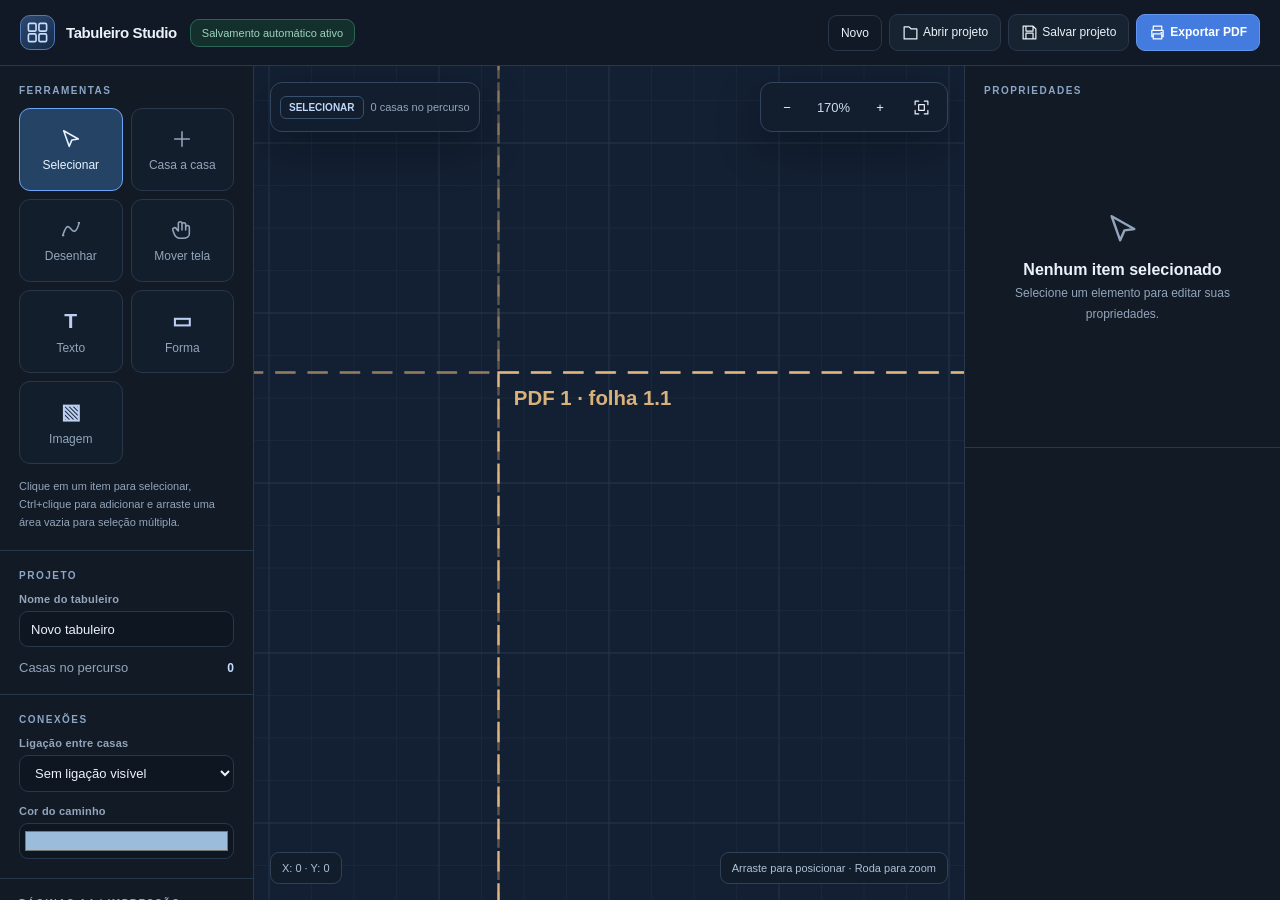
<file: SiteIdeas/Tabuleiro_Studio_Beta_1.1.html>
<!DOCTYPE html>

<html lang="pt-BR">
<head>
<meta charset="utf-8"/>
<meta content="width=device-width,initial-scale=1" name="viewport"/>
<meta content="#101722" name="theme-color"/>
<title>Tabuleiro Studio — Edição Impressa</title>
<style>
:root{color-scheme:dark;--bg:#0c111a;--panel:#121a26;--panel2:#182331;--surface:#1e2b3b;--border:#29374a;--text:#ebf2fa;--muted:#93a5bb;--accent:#86b5ff;--accent2:#437bdf;--negative:#f18d90;--success:#73d5b3;--shadow:0 14px 45px #0005;font-family:Inter,"Segoe UI",Arial,sans-serif}
*{box-sizing:border-box}body{margin:0;background:var(--bg);color:var(--text);font-size:13px}button,input,select,textarea{font:inherit}button{cursor:pointer;color:inherit}button:disabled{opacity:.4;cursor:not-allowed}button:focus-visible,input:focus-visible,select:focus-visible,textarea:focus-visible{outline:2px solid var(--accent);outline-offset:2px}input,select,textarea{width:100%;border:1px solid var(--border);background:#0e1621;border-radius:9px;color:var(--text);padding:9px 11px;min-height:36px}textarea{resize:vertical;min-height:68px}input[type=color]{padding:3px;height:36px;min-height:36px;cursor:pointer}input[type=range]{padding:0;accent-color:var(--accent);height:23px;min-height:auto;background:transparent;border:none}input[type=file]{display:none}select{cursor:pointer}label{display:block;color:var(--muted);font-size:11px;margin-bottom:6px;font-weight:650;letter-spacing:.02em}.button{border:1px solid var(--border);border-radius:9px;padding:9px 12px;min-height:36px;background:var(--panel2);transition:background .15s,border .15s;white-space:nowrap}.button:hover{background:#26384e;border-color:#46607d}.button.primary{background:var(--accent2);border-color:#6297ec;color:#fff;font-weight:700}.button.primary:hover{background:#558cf1}.button.ghost{background:transparent}.button.danger{color:#ffb1b6}.button.small{font-size:12px;padding:6px 9px;min-height:30px}.button.iconbtn{width:34px;min-width:34px;min-height:34px;padding:7px;display:inline-flex;align-items:center;justify-content:center}.icon{width:17px;height:17px;stroke:currentColor;stroke-width:1.7;fill:none;stroke-linecap:round;stroke-linejoin:round;flex:none}.topbar{height:66px;display:flex;align-items:center;gap:16px;padding:0 20px;background:#101925;border-bottom:1px solid var(--border);position:relative;z-index:4}.brand{display:flex;align-items:center;gap:11px;min-width:210px}.brandmark{width:35px;height:35px;display:grid;place-items:center;border:1px solid #5279b5;border-radius:10px;background:linear-gradient(145deg,#2d4871,#152b47);color:#c7ddff}.brandname{font-size:15px;font-weight:800;letter-spacing:-.4px}.brandline{font-size:10px;letter-spacing:1px;color:var(--muted);text-transform:uppercase;margin-top:1px}.tabs{display:flex;background:#0b131e;border-radius:10px;padding:4px;border:1px solid var(--border)}.tabs button{border:0;background:transparent;padding:9px 19px;color:var(--muted);border-radius:7px;font-weight:700}.tabs button.active{background:#253954;color:#e7f1ff;box-shadow:0 2px 8px #0003}.topactions{margin-left:auto;display:flex;align-items:center;gap:7px}.topactions .button{font-size:12px}.shell{display:grid;grid-template-columns:254px minmax(300px,1fr) 316px;height:calc(100dvh - 66px);min-height:500px}.sidebar{border-right:1px solid var(--border);background:var(--panel);overflow-y:auto;min-width:0}.inspector{border-right:0;border-left:1px solid var(--border)}.side-section{padding:19px;border-bottom:1px solid var(--border)}.eyebrow{font-size:10px;letter-spacing:1.5px;font-weight:800;color:#8ca6c6;text-transform:uppercase;margin-bottom:12px}.sectiontitle{font-size:13px;font-weight:750;margin-bottom:12px}.toolgrid{display:grid;grid-template-columns:repeat(2,minmax(0,1fr));gap:8px}.tool{min-height:83px;display:flex;align-items:center;justify-content:center;gap:8px;flex-direction:column;border:1px solid var(--border);border-radius:11px;background:#131e2c;color:var(--muted);font-size:12px}.tool .icon{width:22px;height:22px}.tool:hover{background:#22344a;color:var(--text)}.tool.active{background:#244365;border-color:#6da5f8;color:#e8f3ff}.hint{color:var(--muted);font-size:11px;line-height:1.65}.field{margin-bottom:13px}.field:last-child{margin-bottom:0}.fieldrow{display:grid;grid-template-columns:1fr 1fr;gap:10px}.inline{display:flex;align-items:center;gap:8px}.inline>span{color:var(--muted)}.switchline{display:flex;align-items:center;justify-content:space-between;gap:8px;color:var(--muted);font-size:12px}.switchline input{width:auto;min-height:auto;accent-color:var(--accent)}.chip{display:inline-flex;align-items:center;justify-content:center;padding:5px 8px;border:1px solid #37516e;color:#bfd7f8;border-radius:6px;font-size:10px;font-weight:750}.workspace{position:relative;min-width:0;overflow:hidden;background:radial-gradient(ellipse at 60% 20%,#142033,#0b111a 75%)}canvas.board{width:100%;height:100%;display:block;touch-action:none;cursor:crosshair}.canvasbar{position:absolute;z-index:2;top:16px;left:16px;right:16px;display:flex;justify-content:space-between;gap:8px;pointer-events:none}.canvasbar>div{pointer-events:auto;display:flex;align-items:center;gap:7px;background:#121e2de9;border:1px solid #32445e;border-radius:12px;padding:7px 9px;box-shadow:var(--shadow)}.canvasbar .button{border-color:transparent;background:transparent}.canvasbar .button:hover{background:#30425b}.canvasfoot{position:absolute;bottom:16px;left:16px;right:16px;display:flex;align-items:center;justify-content:space-between;gap:10px;pointer-events:none}.canvasfoot>*{pointer-events:auto;background:#121d2be0;border:1px solid #304157;border-radius:9px;padding:9px 11px;color:#adc0d7;font-size:11px}.zoom{font-variant-numeric:tabular-nums;color:#cbdcef;min-width:45px;text-align:center}.titleline{display:flex;align-items:center;justify-content:space-between;gap:8px;margin-bottom:9px}.itemindex{font-size:22px;font-weight:800;letter-spacing:-.7px}.muted{color:var(--muted)}.separator{border:0;border-top:1px solid var(--border);margin:18px 0}.full{width:100%}.stack{display:grid;gap:8px}.actions-list{display:grid;gap:10px}.action-card{border:1px solid #324359;background:#152232;border-radius:11px;padding:10px}.action-head{display:flex;justify-content:space-between;align-items:center;gap:6px;margin-bottom:9px;color:#b8cce2;font-size:11px;font-weight:700}.empty-state{display:flex;flex-direction:column;justify-content:center;align-items:center;text-align:center;padding:30px 12px;min-height:320px;color:var(--muted)}.empty-state h3{font-size:16px;margin:15px 0 4px;color:var(--text)}.empty-state p{font-size:12px;line-height:1.7;margin:0}.tagcount{color:#c6dfff;font-size:12px;font-weight:750}.toast-wrap{position:fixed;bottom:18px;left:50%;transform:translateX(-50%);z-index:10;display:grid;gap:8px;pointer-events:none}.toast{background:#1d3147;border:1px solid #4a739e;color:#f0f7ff;box-shadow:0 10px 35px #0008;padding:11px 15px;border-radius:10px;font-size:12px;max-width:580px;text-align:center}.modal-backdrop{position:fixed;inset:0;background:#03080dc9;z-index:8;display:flex;align-items:center;justify-content:center;padding:20px;backdrop-filter:blur(3px)}.modal{width:min(520px,100%);border:1px solid #3b4c63;border-radius:18px;background:#162334;box-shadow:0 32px 90px #0009;padding:24px}.modal h2{margin:0 0 8px;font-size:20px}.modal p{color:var(--muted);line-height:1.6;margin:0 0 20px}.modalfooter{display:flex;justify-content:flex-end;gap:8px;margin-top:18px}.note{border:1px solid #31445a;background:#142233;padding:10px 12px;border-radius:9px;color:#aebfd2;font-size:11px;line-height:1.5}.hide{display:none!important}
/* game */
.game-shell{display:grid;grid-template-columns:minmax(350px,1fr) 330px;height:calc(100dvh - 66px);min-height:500px}.gameaside{background:var(--panel);border-left:1px solid var(--border);overflow-y:auto}.game-head{display:flex;justify-content:space-between;align-items:center}.die-tray{display:flex;gap:8px;flex-wrap:wrap;margin:14px 0}.die{display:flex;justify-content:center;align-items:center;width:50px;height:52px;border-radius:11px;background:#edf3fb;color:#1a334d;border:2px solid #b4cde4;font-size:22px;font-weight:800;box-shadow:0 4px 0 #8b9db0;font-variant-numeric:tabular-nums}.dice-total{background:#20344b;border:1px solid #476282;border-radius:12px;padding:14px;text-align:center}.dice-total b{font-size:27px;font-variant-numeric:tabular-nums;display:block}.player-card{display:flex;align-items:center;gap:10px;border:1px solid var(--border);border-radius:11px;padding:10px;background:#142030;margin:7px 0}.player-card.current{border-color:#7cb0ff;background:#1d3350}.token-symbol{width:29px;height:29px;flex:none}.player-info{flex:1;min-width:0}.player-info strong{display:block;white-space:nowrap;text-overflow:ellipsis;overflow:hidden}.player-info span{display:block;font-size:11px;color:var(--muted);margin-top:3px}.score{font-size:17px;font-weight:800;font-variant-numeric:tabular-nums}.log{display:grid;gap:9px;max-height:220px;overflow-y:auto}.log>div{border-left:2px solid #5376a1;padding-left:9px;color:#b9cadd;line-height:1.45;font-size:11px}.player-config{display:grid;gap:10px}.config-row{border:1px solid var(--border);padding:9px;border-radius:10px;background:#111d2c}.config-row .field{margin-bottom:8px}.game-overlay{position:absolute;inset:0;background:#07101bd8;display:flex;align-items:center;justify-content:center;z-index:3;padding:20px}.game-overlay .startbox{width:min(510px,100%);border:1px solid #435b76;border-radius:17px;padding:26px;background:#152336;box-shadow:var(--shadow)}.startbox h2{font-size:23px;letter-spacing:-.6px;margin:0 0 8px}.startbox p{color:var(--muted);line-height:1.6}.startbox .fieldrow{margin:14px 0}.startbox .button.primary{margin-top:13px}.game-only{display:none}.studio-only{display:block}.is-game .game-only{display:block}.is-game .studio-only{display:none}.is-game .topbar .brand{min-width:210px}
@media(max-width:1160px){.shell{grid-template-columns:210px minmax(250px,1fr) 280px}.side-section{padding:14px}.topbar{gap:10px;padding:0 10px}.brand{min-width:auto}.brandline{display:none}.topactions .button{padding:8px}}
@media(max-width:820px){.shell{grid-template-columns:70px minmax(250px,1fr) 250px}.sidebar:not(.inspector) .eyebrow,.sidebar:not(.inspector) .sectiontitle,.sidebar:not(.inspector) .hint,.sidebar:not(.inspector) .side-section:not(:first-child){display:none}.sidebar:not(.inspector) .side-section{padding:9px}.toolgrid{grid-template-columns:1fr}.tool{min-height:56px}.tool span{font-size:9px}.topactions .button.ghost{display:none}.game-shell{grid-template-columns:minmax(230px,1fr) 280px}.brandname{font-size:12px}}
@media(max-width:620px){.topbar{height:58px}.brand{display:none}.tabs button{padding:9px 12px}.topactions{gap:4px}.topactions .button{padding:7px;font-size:11px}.topactions .button:not(.primary){display:none}.shell{height:calc(100dvh - 58px);grid-template-columns:54px minmax(160px,1fr)}.sidebar.inspector{position:absolute;z-index:5;right:0;top:58px;bottom:0;width:min(310px,80vw);box-shadow:var(--shadow);display:none}.sidebar.inspector.mobile-open{display:block}.tool .icon{width:18px;height:18px}.tool span{display:none}.tool{min-height:43px}.canvasbar{left:8px;right:8px;top:9px}.canvasfoot{left:9px;right:9px;bottom:9px}.game-shell{grid-template-columns:1fr;height:calc(100dvh - 58px);grid-template-rows:55% 45%}.gameaside{border-left:0;border-top:1px solid var(--border)}.canvasbar>div{padding:3px}.canvasbar .button{padding:5px}.canvasfoot>*{padding:6px;font-size:10px}}

/* v0.3: canvas livre, paginação, tela inicial e propriedades adicionais */
.home-screen{min-height:100dvh;display:flex;align-items:center;justify-content:center;padding:30px;background:radial-gradient(ellipse at 70% 20%,#243e61 0%,#0c1320 53%,#080d15 100%)}.home-wrap{max-width:860px;width:100%}.home-kicker{letter-spacing:2.4px;text-transform:uppercase;font-size:11px;font-weight:800;color:#8dbafa}.home-wrap h1{font-size:clamp(34px,6vw,64px);letter-spacing:-2.1px;line-height:1.07;max-width:780px;margin:23px 0}.home-wrap>p{max-width:640px;font-size:16px;line-height:1.7;color:#b5c7db}.home-choices{display:grid;grid-template-columns:1fr 1fr;gap:16px;margin-top:38px}.home-choice{text-align:left;background:linear-gradient(135deg,#1a3049,#131f30);border:1px solid #425a77;border-radius:19px;padding:27px;min-height:205px;display:flex;flex-direction:column;align-items:flex-start;gap:12px;transition:transform .18s,border-color .18s}.home-choice:hover{transform:translateY(-3px);border-color:#87b5fb}.home-choice-name{font-weight:800;letter-spacing:-.8px;font-size:27px}.home-choice-desc{color:#c2d0e1;line-height:1.6;max-width:280px}.home-choice-link{margin-top:auto;color:#a9ceff;font-weight:750}.home-caption{color:#829ab5;font-size:11px;margin-top:26px}.in-home .topbar,.in-home .studio-only,.in-home .game-only{display:none!important}.in-home .home-screen{display:flex}.home-screen{display:none}.toolglyph{font-size:21px;font-weight:800;color:#bdcff1}.mobile-inspector,.mobile-settings-btn{display:none}.canvas-context{position:absolute;z-index:6;width:208px;background:#1c2a3c;border:1px solid #50637c;box-shadow:0 15px 40px #0009;border-radius:11px;padding:6px}.canvas-context button{display:block;width:100%;text-align:left;border:0;background:transparent;padding:10px 12px;border-radius:6px}.canvas-context button:hover{background:#344d68}.variable-card{border:1px solid #314861;border-radius:10px;padding:9px;background:#142235}.variable-card .field{margin-bottom:7px}.event-choices{display:grid;gap:9px}.event-choices button{border:1px solid #5377a3;color:#f4f8ff;background:#29476a;padding:13px;text-align:left;border-radius:10px}.event-choices button:hover{background:#3c6492}.effect-layer{pointer-events:none;position:fixed;inset:0;z-index:12;overflow:hidden}.flash-effect{position:absolute;inset:0;background:#a6caff85;animation:fx-flash .7s forwards}.pulse-effect{position:absolute;left:50%;top:50%;width:180px;height:180px;margin:-90px;background:#ffe2a54d;border:4px solid #ffe4b7;border-radius:50%;animation:fx-pulse 1s forwards}.confetti{position:absolute;width:7px;height:14px;animation:fx-fall 1.6s forwards;opacity:0}@keyframes fx-flash{0%{opacity:0}20%{opacity:1}100%{opacity:0}}@keyframes fx-pulse{0%{transform:scale(.3);opacity:1}100%{transform:scale(5);opacity:0}}@keyframes fx-fall{0%{transform:translateY(-45px) rotate(0deg);opacity:1}100%{transform:translateY(110vh) rotate(540deg);opacity:0}}.select-info{display:flex;align-items:center;gap:8px;margin-bottom:10px}.pills{display:flex;gap:5px;flex-wrap:wrap}.pills button{border:1px solid #4b6683;border-radius:6px;padding:5px 8px;background:#213750}.asset-preview{width:100%;height:90px;object-fit:cover;border:1px solid #40516b;border-radius:7px;margin:6px 0}.readonly-note{font-size:11px;color:#99b7d5;margin:8px 0}.topbar{gap:9px}.layer-buttons{display:flex;gap:6px}.layer-buttons button{flex:1}.sectiontitle{line-height:1.4}
@media(max-width:950px){.shell{grid-template-columns:202px minmax(210px,1fr) 265px}.side-section{padding:13px}.topactions{gap:5px}.topactions .button{padding:8px}.brand{min-width:166px}}
@media(max-width:620px){.mobile-settings-btn{display:inline-flex}.sidebar:not(.inspector).mobile-settings{position:absolute;z-index:6;left:0;top:58px;bottom:0;width:min(330px,86vw);box-shadow:0 20px 48px #000a;overflow:auto}.sidebar:not(.inspector).mobile-settings .side-section{display:block!important;padding:15px}.sidebar:not(.inspector).mobile-settings .sectiontitle,.sidebar:not(.inspector).mobile-settings .hint,.sidebar:not(.inspector).mobile-settings .eyebrow{display:block!important}.sidebar:not(.inspector).mobile-settings .toolgrid{grid-template-columns:1fr 1fr}.sidebar:not(.inspector).mobile-settings .tool span{display:block}.home-choices{grid-template-columns:1fr}.home-choice{min-height:142px;padding:19px}.home-wrap h1{font-size:36px}.mobile-inspector{display:inline-flex}.topbar{padding:0 7px}.canvas-context{max-width:190px}.sidebar:not(.inspector){width:59px}.sidebar:not(.inspector) .side-section:first-child .toolgrid{grid-template-columns:1fr}.sidebar:not(.inspector) .side-section:not(:first-child){display:none}.toolglyph{font-size:15px}.tool{min-height:41px}.game-shell{grid-template-rows:57% 43%}}
@media(min-width:621px) and (max-width:820px){.mobile-settings-btn{display:inline-flex}.sidebar:not(.inspector).mobile-settings{position:absolute;z-index:6;left:0;top:66px;bottom:0;width:270px;overflow-y:auto;box-shadow:0 20px 48px #000a}.sidebar:not(.inspector).mobile-settings .side-section{display:block!important;padding:15px}.sidebar:not(.inspector).mobile-settings .eyebrow,.sidebar:not(.inspector).mobile-settings .hint,.sidebar:not(.inspector).mobile-settings .sectiontitle{display:block!important}.sidebar:not(.inspector).mobile-settings .toolgrid{grid-template-columns:1fr 1fr}.sidebar:not(.inspector).mobile-settings .tool span{display:block}}

/* Blocos visuais e controles responsivos */
.flow-modal{position:fixed;z-index:20;inset:2vh 2vw;display:flex;flex-direction:column;background:#111c2b;border:1px solid #45607f;border-radius:16px;box-shadow:0 40px 90px #000b;overflow:hidden}
.flow-top,.flow-footer{display:flex;align-items:center;justify-content:space-between;gap:10px;padding:13px 18px;background:#18283b;border-bottom:1px solid #334961}
.flow-top strong{display:block;font-size:16px}.flow-top span{color:#a7bdd4;display:block;font-size:11px;margin-top:3px}
.flow-top-actions{display:flex;gap:9px}.flow-footer{border-bottom:0;border-top:1px solid #334961;color:#a4b8ce;font-size:12px}
.flow-body{display:grid;grid-template-columns:minmax(200px,1fr) 330px;min-height:0;flex:1}
.flow-canvas-wrap{overflow:auto;background-color:#0b1521;background-image:radial-gradient(#46607b40 1px,transparent 1px);background-size:22px 22px;touch-action:pan-x pan-y}
.flow-canvas{min-width:100%;min-height:100%;width:6900px;height:8500px;position:relative}
.flow-wires{width:100%;height:100%;position:absolute;inset:0;overflow:visible;pointer-events:none}
.flow-node{position:absolute;width:212px;min-height:114px;border:1px solid #537ca9;border-radius:12px;background:#1c3149;box-shadow:0 7px 22px #0009;overflow:hidden;cursor:pointer;touch-action:pan-x pan-y}
.flow-node.active{outline:3px solid #e6ba79}.flow-node.linking{outline:3px solid #67d2b3}
.flow-grip{display:flex;align-items:center;gap:7px;padding:11px;border-bottom:1px solid #35516e;background:#274562;color:#f3f8ff;font-weight:700;font-size:12px;touch-action:none;cursor:grab}
.flow-grip:active{cursor:grabbing}.flow-node-body{padding:10px;font-size:12px;color:#c5d9f0}.flow-node-body small{display:block;margin-top:6px;color:#91a9c4;font-size:10px}
.flow-port{display:flex;justify-content:space-between;align-items:center;gap:8px;padding:7px 10px;background:#18293e;border-top:1px solid #314865;color:#a9c2e0;font-size:11px}
.flow-port button{border:1px solid #52759d;border-radius:7px;background:#294969;color:#f1f8ff;padding:6px 9px;min-height:32px}
.flow-side{overflow-y:auto;background:#142234;border-left:1px solid #354d69;padding:16px}.flow-side h3{font-size:15px;margin:4px 0 14px}.flow-side .field{margin-bottom:12px}
.flow-route{display:flex;align-items:center;gap:6px;margin:7px 0;padding:8px;background:#203349;border-radius:9px}
.flow-route span{flex:1;min-width:0;overflow:hidden;text-overflow:ellipsis;white-space:nowrap;font-size:11px}.flow-route input{width:68px}.flow-route button{flex:none}
.flow-dialog-hint{background:#203348;border-left:3px solid #6daef1;padding:10px;border-radius:7px;margin:10px 0;color:#b5c9e0;font-size:12px;line-height:1.5}
.inspector-head{display:flex;align-items:center;justify-content:space-between}.inspector-head #closeInspector{display:none}
.mobile-file-button,.mobile-file-menu{display:none}.mobile-file-menu{position:absolute;right:9px;top:56px;background:#18283b;border:1px solid #48627f;box-shadow:0 12px 45px #000b;border-radius:11px;z-index:11;min-width:165px;padding:5px}
.mobile-file-menu:not(.hide){display:grid}.mobile-file-menu button{border:0;background:none;padding:12px;text-align:left;color:#f1f6ff;border-radius:6px}
.mobile-file-menu button:active{background:#304761}
@media(max-width:1100px){.shell{grid-template-columns:78px minmax(0,1fr);position:relative}.sidebar.inspector{display:none;position:absolute;top:0;right:0;bottom:0;width:min(370px,85vw);z-index:7;box-shadow:-15px 0 45px #000b}.sidebar.inspector.mobile-open{display:block}.inspector-head #closeInspector{display:block}.sidebar:not(.inspector){width:auto}.sidebar:not(.inspector) .side-section:not(:first-child){display:none}.sidebar:not(.inspector) .side-section:first-child{padding:9px}.sidebar:not(.inspector) .toolgrid{grid-template-columns:1fr}.sidebar:not(.inspector) .tool{min-height:55px}.sidebar:not(.inspector) .tool span{font-size:10px}.mobile-settings-btn{display:inline-flex}.sidebar:not(.inspector).mobile-settings{display:block!important;position:absolute;z-index:8;top:0;bottom:0;left:0;width:min(350px,88vw);box-shadow:0 10px 35px #0009;overflow-y:auto}.sidebar:not(.inspector).mobile-settings .side-section{display:block!important;padding:15px}.sidebar:not(.inspector).mobile-settings .toolgrid{grid-template-columns:repeat(2,minmax(0,1fr))}.sidebar:not(.inspector).mobile-settings .eyebrow,.sidebar:not(.inspector).mobile-settings .hint{display:block!important}.flow-body{grid-template-columns:minmax(0,1fr) 300px}}
@media(max-width:700px){.topbar{height:58px;gap:5px;padding:0 8px}.topactions{display:none}.mobile-file-button{display:inline-flex;margin-left:auto;padding:7px}.tabs button{padding:9px 11px}.shell{height:calc(100dvh - 58px);display:block;padding-bottom:78px;min-height:0}.workspace{height:100%;min-height:0}.sidebar:not(.inspector){position:absolute;top:auto;left:0;right:0;bottom:0;height:76px;width:100%;z-index:6;overflow:hidden;border-top:1px solid #374b67;border-right:0;background:#132136}.sidebar:not(.inspector) .side-section:first-child{padding:6px 8px}.sidebar:not(.inspector) .toolgrid{display:flex;gap:7px;overflow-x:auto;scrollbar-width:thin;touch-action:pan-x;padding-bottom:4px}.sidebar:not(.inspector) .tool{flex:0 0 62px;min-width:62px;min-height:62px;border-radius:10px;gap:3px}.sidebar:not(.inspector) .tool span{display:block;font-size:9px;white-space:nowrap}.sidebar:not(.inspector) .tool .icon{width:20px;height:20px}.sidebar:not(.inspector).mobile-settings{position:absolute;top:0;bottom:76px;height:auto;right:auto;left:0;width:min(340px,94vw);overflow:auto;z-index:8}.sidebar:not(.inspector).mobile-settings .toolgrid{display:grid;overflow:visible;grid-template-columns:1fr 1fr}.sidebar:not(.inspector).mobile-settings .tool{min-height:66px}.sidebar.inspector{top:auto;bottom:76px;right:0;left:0;width:100%;height:min(57dvh,560px);border-radius:18px 18px 0 0;border-top:1px solid #6d8eaf;box-shadow:0 -20px 50px #000d}.sidebar.inspector .side-section{padding:15px 18px}.sidebar.inspector.mobile-open{display:block}.canvasbar{left:6px;right:6px;top:8px;flex-wrap:wrap}.canvasbar>div{max-width:100%;overflow-x:auto}.canvasbar .chip{font-size:9px}.canvasfoot{bottom:8px;left:6px;right:6px}.canvasfoot>*:nth-child(2){display:none}.home-screen{padding:20px}.home-wrap h1{font-size:clamp(32px,10vw,46px)}.home-choices{grid-template-columns:1fr;gap:12px;margin-top:22px}.home-choice{min-height:130px;padding:19px}.game-shell{height:calc(100dvh - 58px);grid-template-rows:minmax(230px,52%) minmax(240px,48%)}.gameaside{overflow:auto}.game-overlay{overflow-y:auto;padding:12px}.startbox{max-height:100%;overflow:auto}.modal-backdrop{padding:10px}.modal{max-height:90dvh;overflow:auto;padding:18px}.flow-modal{inset:0;border-radius:0}.flow-top{padding:10px 12px}.flow-top-actions{gap:6px}.flow-top .button{padding:9px}.flow-body{display:flex;flex-direction:column}.flow-canvas-wrap{flex:1;min-height:180px}.flow-side{height:min(42%,350px);flex:none;border-left:0;border-top:1px solid #435b75;overflow:auto}.flow-footer{padding:8px 10px}.flow-footer span{font-size:10px}}
@media(pointer:coarse){.button,.tool,.flow-port button,.flow-route button{min-height:42px}input,select,textarea{font-size:16px;min-height:44px}.flow-node{width:220px}}

@media(max-width:350px){.topbar{gap:3px;padding:0 5px}.tabs button{padding:8px 8px}.topbar #btnHome{font-size:0;width:32px;min-width:32px;padding:0}.topbar #btnHome:after{content:'←';font-size:19px}.mobile-file-button{padding:7px 6px}.canvasbar{max-width:calc(100vw - 12px)}}

/* Edição direta do texto e organização de páginas */
.inline-text-editor{position:absolute;z-index:12;box-sizing:border-box;resize:none;white-space:pre-wrap;overflow:auto;outline:2px solid #f1c46d;outline-offset:3px;border:0;border-radius:3px;background:#0b122046;color:#fff;box-shadow:0 0 0 2px #12263899,0 8px 25px #0008;min-height:0;min-width:0;touch-action:manipulation}
.inline-edit-toolbar{position:absolute;z-index:14;display:flex;align-items:center;gap:5px;padding:7px;background:#1a2e45;border:1px solid #56779c;border-radius:10px;box-shadow:0 8px 32px #000b;max-width:min(96%,540px);overflow-x:auto;white-space:nowrap}
.inline-edit-toolbar select,.inline-edit-toolbar input{min-height:31px;height:32px;padding:3px 6px;border-radius:5px;font-size:12px;flex:none}
.inline-edit-toolbar select{width:97px}.inline-edit-toolbar input[type=number]{width:55px}.inline-edit-toolbar input[type=color]{width:34px;padding:2px}
.inline-edit-toolbar button{flex:none;min-width:30px;height:32px;background:#233c5a;border:1px solid #4a6686;border-radius:5px;color:#eaf3ff;font-size:13px}.inline-edit-toolbar button.active{background:#5188c0;border-color:#9fcafa}
@media(max-width:700px){.inline-edit-toolbar{left:6px!important;top:62px!important;right:6px;max-width:unset}}
.inline-edit-done{position:absolute;z-index:13;padding:8px 14px;min-height:38px;border:1px solid #9bbcec;border-radius:9px;background:#2d5e91;color:#fff;font-weight:700}
.pdf-pages-list{display:grid;grid-template-columns:repeat(2,minmax(0,1fr));gap:9px;max-height:260px;overflow-y:auto;margin:12px 0;padding:2px}
.pdf-page-item{display:flex;align-items:center;gap:10px;border:1px solid #425975;background:#1a2b40;border-radius:10px;padding:8px;min-width:0;cursor:grab}
.pdf-page-item.dragging{opacity:.45}.pdf-page-item.dragover{outline:2px solid #80b9ff}
.pdf-page-thumb{flex:none;width:51px;height:66px;display:flex;align-items:center;justify-content:center;overflow:hidden;background:#fff;border:1px solid #7e91a8;border-radius:3px}.pdf-page-thumb svg{max-width:100%;max-height:100%}
.pdf-page-info{min-width:0;flex:1}.pdf-page-info strong{display:block;font-size:12px}.pdf-page-info small{display:block;color:#afc4db;font-size:11px;margin-top:3px}
.pdf-page-tools{display:flex;flex-direction:column;gap:3px}.pdf-page-tools button{border:1px solid #476280;background:#283d56;border-radius:6px;min-width:28px;min-height:27px;font-weight:bold}
#pdfModal .modal{width:min(720px,100%);max-height:min(92dvh,820px);overflow:auto}
@media(max-width:700px){
.inline-text-editor{left:50%!important;top:49%!important;width:min(92%,440px)!important;height:min(210px,35dvh)!important;transform:translate(-50%,-50%)!important;font-size:16px!important;line-height:1.35!important;padding:12px!important;background:#14243cf8!important;border:1px solid #8bb7e5!important;box-shadow:0 16px 50px #000d!important}
.inline-edit-done{right:10px!important;left:auto!important;top:auto!important;bottom:90px!important;min-height:44px}
}
@media(max-width:600px){.pdf-pages-list{grid-template-columns:1fr;max-height:220px}.pdf-page-item{padding:9px}.inline-edit-done{min-height:44px}}
/* Construtor de modais */
.modal-designer{position:fixed;z-index:35;inset:2dvh 2vw;display:flex;flex-direction:column;background:#111d2b;border:1px solid #4a6482;border-radius:14px;box-shadow:0 40px 90px #000d;overflow:hidden}
.md-head{display:flex;justify-content:space-between;align-items:center;gap:12px;padding:12px 17px;background:#1a2a3e;border-bottom:1px solid #344963}.md-head strong{display:block;font-size:16px}.md-head span{display:block;font-size:11px;color:#a3b7d1;margin-top:3px}.md-head-actions,.md-tools{display:flex;align-items:center;gap:8px;flex-wrap:wrap}
.md-layout{display:grid;grid-template-columns:minmax(0,1fr) 325px;flex:1;min-height:0}.md-workspace{display:flex;flex-direction:column;min-height:0;min-width:0}.md-tools{padding:10px 14px;background:#172639;border-bottom:1px solid #31445b}.md-hint{font-size:11px;color:#99acc5}.md-stage-space{flex:1;min-height:180px;overflow:auto;display:flex;align-items:center;justify-content:center;padding:22px 12px;background-color:#0c1420;background-image:radial-gradient(#54708d44 1px,transparent 1px);background-size:20px 20px;touch-action:pan-x pan-y}.md-stage{position:relative;width:720px;height:420px;border:1px solid #dce9f3;box-shadow:0 20px 50px #0009;overflow:hidden;border-radius:12px}.md-item{position:absolute;display:flex;align-items:center;justify-content:center;overflow:visible;touch-action:none;cursor:grab;user-select:none;white-space:pre-wrap;overflow-wrap:anywhere;line-height:1.25;padding:5px}.md-item:active{cursor:grabbing}.md-item.active{outline:2px dashed #ffda91;outline-offset:3px;z-index:5}.md-item .md-item-content{display:block;width:100%;max-height:100%;overflow:hidden;pointer-events:none}.md-item.is-shape{pointer-events:auto}.md-item-resize{position:absolute;right:-7px;bottom:-7px;width:15px;height:15px;border:2px solid #172436;background:#ffe09a;border-radius:4px;cursor:nwse-resize;touch-action:none;z-index:3}.md-properties{border-left:1px solid #354e68;background:#172638;overflow-y:auto;padding:16px;min-width:0}.md-properties .field{margin:0 0 12px}.md-properties h3{font-size:14px;margin:0 0 12px}.md-properties .md-rule{border:1px solid #435b76;background:#1b3046;padding:12px;border-radius:10px;margin:12px 0}.md-actions{display:grid;gap:8px}.md-step{padding:10px;border:1px solid #3a5672;border-radius:8px;background:#22374c}.md-step-row{display:flex;gap:7px;align-items:center;margin:7px 0}.md-step-row select{flex:1}.md-step-row button{flex:none}.md-pill{font-size:11px;color:#abc5db}.md-stage.runtime{max-width:none}.md-stage.runtime .md-item{cursor:default;touch-action:manipulation}.md-stage.runtime .md-item:hover{filter:brightness(1.07)}.md-stage.runtime .md-item-content{pointer-events:none}.md-stage.runtime .md-item.is-button{cursor:pointer}.md-stage.runtime .md-item.is-button:focus-visible{outline:3px solid #ffffff}
#eventModal{z-index:46}#eventModal.designed-event{overflow:auto;padding:15px;background:#050910b8}#eventModal.designed-event>.modal{display:none}#eventModal .md-runtime-wrap{margin:auto;position:relative;flex:none}.md-mobile-actions{display:none}@media(max-width:600px){.md-mobile-actions{display:grid;gap:9px;margin:14px 0 0;padding:4px}.md-mobile-actions button{min-height:48px;padding:12px 15px;border-width:1px;border-style:solid;font-weight:650;font-size:16px;cursor:pointer}}
@media(max-width:850px){.md-layout{grid-template-columns:minmax(0,1fr)}.md-workspace{min-height:320px;flex:1}.md-properties{border-left:0;border-top:1px solid #354e68;max-height:38dvh}.md-stage-space{padding:12px 5px}.md-hint{display:none}}
@media(max-width:600px){.modal-designer{inset:0;border:0;border-radius:0}.md-head{padding:9px 10px}.md-head span{max-width:210px}.md-head-actions .button{min-height:42px}.md-tools{padding:7px}.md-tools .button{min-height:38px}.md-workspace{min-height:260px}.md-properties{max-height:41dvh;padding:12px}}
/* Alças de edição e opções de tamanho */
.size-presets{display:flex;gap:5px;flex-wrap:wrap;margin:7px 0 12px}.size-presets button{flex:1 1 52px}.size-field{min-width:0}.text-size-slider{accent-color:#85b9f1}.text-preview-note{font-size:11px;color:#9cbbd7;margin-bottom:7px}

/* Partida: formulário rolável e botão de início sempre visível. */
.game-overlay{overflow:hidden;min-height:0;}
.game-overlay .startbox{
box-sizing:border-box;display:flex;flex-direction:column;
min-height:0;max-height:calc(100% - 12px);
padding:0;overflow:hidden;flex:0 1 510px;
}
.game-setup-scroll{
min-height:0;overflow-y:auto;overflow-x:hidden;flex:1 1 auto;
padding:22px 24px 14px;overscroll-behavior:contain;
scrollbar-gutter:stable;
}
.game-setup-footer{
flex:0 0 auto;background:#18283b;border-top:1px solid #435b76;
padding:14px 24px 16px;box-shadow:0 -8px 16px #050c1533;
}
.game-setup-footer #startGame{margin:0;min-height:48px;font-size:14px;}
@media(max-width:620px){
.game-overlay{padding:6px;}
.game-overlay .startbox{width:min(510px,100%);max-height:calc(100% - 4px);border-radius:12px;}
.game-setup-scroll{padding:12px 13px 9px;scrollbar-gutter:auto;}
.game-setup-footer{padding:9px 13px 11px;}
.game-setup-footer #startGame{min-height:44px;}
}
@media(max-height:540px){
.game-overlay{padding:5px;}
.game-overlay .startbox{max-height:100%;}
.game-setup-scroll{padding-top:10px;padding-bottom:8px;}
.game-setup-footer{padding-top:7px;padding-bottom:7px;}
}

@media(max-height:560px){
.game-shell{min-height:0;height:calc(100dvh - 66px)}
.game-overlay .startbox{max-height:100%}
}
@media(max-width:620px) and (max-height:560px){
.game-shell{height:calc(100dvh - 58px)}
}

/* Multiplayer e personalização de peões tridimensionais */
.game-modes{display:grid;grid-template-columns:repeat(3,minmax(0,1fr));gap:6px;margin:15px 0 10px}
.game-mode{min-width:0;white-space:normal;padding:10px 5px;min-height:48px;border:1px solid #38516b;background:#0e1a28;border-radius:9px;font-size:11px;font-weight:720;color:#a9bed6}
.game-mode.active{background:#28496d;border-color:#8abfff;color:white}
.net-profile-flex{display:flex;align-items:flex-start;gap:12px}.net-fields{flex:1;min-width:0}.pawn-preview{width:126px;height:139px;flex:none;border-radius:11px;display:block}
.config-player-head{display:flex;align-items:center;gap:10px}.config-player-head>div{flex:1;min-width:0}
.config-player-head .pawn-preview{width:110px;height:128px}
.token3d-mini{width:51px;height:55px;flex:0 0 51px;border-radius:8px}
.net-panel{display:grid;gap:12px;margin-top:15px;border:1px solid #354e6b;border-radius:12px;padding:13px;background:#102135}
.net-panel textarea{font:11px/1.45 ui-monospace,Consolas,monospace;overflow-wrap:anywhere;word-break:break-all;min-height:62px}
.net-profile-card{border:1px solid #324c68;border-radius:10px;padding:11px;background:#172a41}
.net-player{display:flex;align-items:center;gap:9px;padding:9px 8px;border-bottom:1px solid #344965;color:#d3e2f4}
.net-roster-pawn{height:48px;width:46px;border-radius:7px;flex:0 0 46px}.net-player strong{flex:1;overflow:hidden;text-overflow:ellipsis;white-space:nowrap}
.net-player span:last-child{color:#9ebbd6;font-size:11px}.net-dot{width:8px;height:8px;border-radius:50%;background:#5edaaf}
.net-code{display:flex;justify-content:space-between;align-items:center;gap:8px;padding:10px 12px;border:1px solid #47658a;border-radius:9px;background:#203852}
.net-code strong{font:800 20px ui-monospace,Consolas,monospace;letter-spacing:2px;color:#e8f6ff}
#netStatus{font-size:11px;line-height:1.5;color:#b1d3f3;min-height:18px}#netStatus[data-kind=warning]{color:#ffd49c}#netStatus[data-kind=success]{color:#85ecc5}
#netLobby{border-top:1px solid #39536d;padding-top:11px;margin-top:6px}
.game-canvas-3d-note{font-size:10px;color:#9fb8d3}
@media(max-width:600px){.game-modes{gap:5px}.game-mode{font-size:10px;padding:6px 4px}.net-profile-flex{gap:9px}.pawn-preview{width:96px;height:108px}.config-player-head .pawn-preview{width:88px;height:97px}.net-panel{padding:10px}.net-code strong{font-size:17px}}

/* Configuração do jogo como tela completa em dispositivos compactos. */
@media(max-width:700px),(max-height:540px){
.game-overlay:not(.hide){position:fixed;top:var(--game-header,66px);left:0;right:0;bottom:0;width:100vw;height:calc(100dvh - var(--game-header,66px));z-index:22;padding:9px;align-items:stretch;justify-content:center;background:#09121def}
.game-overlay .startbox{flex:1 1 auto;width:100%;max-width:610px;max-height:100%;margin:0 auto;min-height:0}
.game-setup-scroll{overscroll-behavior:contain}
}
@media(max-width:700px){body{--game-header:58px}}

.pawn-preview{cursor:zoom-in;transition:box-shadow .18s ease,border-color .18s ease}
.pawn-preview:hover{box-shadow:0 0 0 2px #659bd78a}
.pawn-viewer-shell{position:fixed;inset:0;z-index:200;background:#020914d9;display:flex;align-items:center;justify-content:center;padding:14px;backdrop-filter:blur(7px)}
.pawn-viewer-shell.hide{display:none}
.pawn-viewer-box{width:min(95vw,580px);max-height:92dvh;display:flex;flex-direction:column;overflow:hidden;border:1px solid #59708e;border-radius:16px;background:#111d2b;box-shadow:0 22px 65px #0009}
.pawn-viewer-head{display:flex;align-items:center;justify-content:space-between;padding:13px 18px;border-bottom:1px solid #2c445a}
#pawnViewerCanvas{width:100%;height:min(60dvh,410px);touch-action:none;cursor:grab;display:block;background:radial-gradient(circle at 50% 40%,#31496a,#0b1424 77%)}
#pawnViewerCanvas:active{cursor:grabbing}
.pawn-viewer-foot{display:flex;align-items:center;justify-content:space-between;gap:12px;color:#9fb1ca;font-size:12px;padding:11px 15px;line-height:1.4}
.pawn-viewer-foot>div{display:flex;gap:6px}
@media(max-width:570px){.pawn-viewer-foot{font-size:11px}#pawnViewerCanvas{height:min(58dvh,400px)}}

/* Arena tridimensional e controles de camera do modo Jogar. */
#gameCanvas3D{position:absolute;inset:0;width:100%;height:100%;z-index:1;display:block;touch-action:none;cursor:grab}
#gameCanvas3D:active{cursor:grabbing}
.view3d-controls{position:absolute;z-index:2;top:76px;left:16px;display:flex;gap:6px;flex-wrap:wrap;max-width:calc(100% - 32px);pointer-events:auto}
.view3d-controls .button{background:#132339ed;border-color:#44607c;box-shadow:0 6px 24px #0005;font-size:11px;padding:6px 9px}
.view3d-controls .button.active{background:#28588b;border-color:#86b5ff}
.pawn3d-labels{position:absolute;inset:0;z-index:1;pointer-events:none;overflow:hidden}
.pawn3d-name{position:absolute;transform:translate(-50%,-100%);background:#0b1624df;color:#eef6ff;border:1px solid #6a86a982;border-radius:7px;padding:3px 7px;font-size:11px;max-width:118px;white-space:nowrap;overflow:hidden;text-overflow:ellipsis;text-shadow:0 1px 3px #000;box-shadow:0 4px 12px #0006}
.pawn3d-name.active{border-color:#f0ca7d;box-shadow:0 0 12px #eab56a77}
@media(max-width:620px){.view3d-controls{top:70px;left:9px;max-width:calc(100% - 18px);gap:4px}.view3d-controls .button{padding:5px 7px;min-height:32px;font-size:10px}.pawn3d-name{font-size:9px;padding:2px 4px}}
/* Navegação concentrada do modo Jogar. */
.game-back-button{display:none;align-items:center;justify-content:center;flex:none;width:42px;height:42px;border:1px solid #385372;background:#17283e;border-radius:11px;color:#e2efff;padding:9px;cursor:pointer}
.game-back-button .icon{width:21px;height:21px}
.game-back-button:hover{background:#284664;border-color:#83b8f1}
.game-state-hidden{display:none!important}
.is-game .game-back-button{display:inline-flex}
.is-game .topbar .tabs,.is-game .topbar #btnHome,.is-game .topbar #toggleSettings,.is-game .topbar #toggleInspector,.is-game .topbar #mobileFileButton,.is-game .topbar #mobileFileMenu,.is-game .topbar .topactions{display:none!important}
.is-game .topbar{gap:12px}
.is-game .topbar .brand{min-width:0}
.is-game .canvasbar{justify-content:flex-end}
@media(max-width:700px){.is-game .game-back-button{width:40px;height:40px;min-width:40px}.is-game .topbar{padding:0 10px}.is-game .topbar .brand{display:flex!important;min-width:0;gap:7px}.is-game .topbar .brandmark{width:32px;height:32px;flex:none}.is-game .topbar .brandname{font-size:14px;white-space:nowrap}}

/* Editor de lógica por conexões e rotas de tabuleiro */
.flow-body{grid-template-columns:185px minmax(180px,1fr) 345px}
.flow-palette{overflow-y:auto;background:#111d2c;border-right:1px solid #344c66;padding:15px;min-width:0}
.flow-palette strong{display:block;font-size:13px;margin-bottom:6px}.flow-palette p{font-size:11px;color:#9bb2cd;line-height:1.5}
.palette-group{display:grid;gap:5px;margin-top:16px}.palette-group>span{font-size:10px;letter-spacing:1px;color:#91a9c4;font-weight:800;margin-bottom:2px}
.palette-group button{width:100%;text-align:left;background:#243a53;border:1px solid #46607d;border-left:4px solid #5da6f2;color:#e6f2ff;padding:9px;border-radius:7px;cursor:pointer;font-size:11px}
.palette-group:nth-of-type(2) button{border-left-color:#f2ba67}.palette-group:nth-of-type(3) button{border-left-color:#61cbaa}.palette-group:nth-of-type(4) button{border-left-color:#be9df1}
.palette-group button:hover{background:#365779}.flow-node{width:230px;overflow:visible}.flow-grip{border-radius:10px 10px 0 0}.flow-node-body{min-height:45px;word-break:break-word}
.flow-node-ports{display:flex;gap:5px;justify-content:flex-end;background:#15263a;padding:7px;border-radius:0 0 11px 11px;flex-wrap:wrap}
.flow-port-new{font-size:10px;border:1px solid #6c8aab;background:#294660;color:#fff;border-radius:20px;padding:6px 10px;cursor:crosshair;min-height:32px}
.flow-port-new.yes{border-color:#4ac99e}.flow-port-new.no{border-color:#ed997d}.flow-node.selected-port{box-shadow:0 0 0 3px #9ad5ff}
.route-inspector-row{margin:10px 0;padding:10px;border-radius:10px;background:#1b3046;border:1px solid #3b5776}
@media(max-width:980px){.flow-body{grid-template-columns:150px minmax(160px,1fr) 270px}.flow-palette{padding:8px}.flow-side{padding:9px}}
@media(max-width:700px){.flow-modal{inset:0;border-radius:0}.flow-body{grid-template-columns:120px minmax(180px,1fr)}.flow-side{position:absolute;right:0;bottom:0;top:auto;width:min(95vw,320px);max-height:48dvh;z-index:4;box-shadow:0 -12px 30px #0009;border-radius:14px 14px 0 0}.flow-palette{padding:8px}.flow-palette button{font-size:10px;padding:8px 5px}.flow-top{padding:9px}.flow-top strong{font-size:13px}}


/* Mobile block editor: palettes stay scrollable and do not sit beneath the properties panel. */
@media(max-width:700px){
.flow-body{display:grid;grid-template-columns:120px minmax(0,1fr);grid-template-rows:minmax(0,1fr) minmax(170px,36dvh);position:relative;overflow:hidden}
.flow-palette{grid-column:1;grid-row:1;min-height:0;overflow-y:auto;overscroll-behavior:contain}
.flow-canvas-wrap{grid-column:2;grid-row:1;min-height:0;overflow:auto}
.flow-side{position:relative;grid-column:1/-1;grid-row:2;top:auto;right:auto;bottom:auto;width:100%;max-height:none;min-height:0;overflow-y:auto;box-shadow:0 -6px 16px #0004;border-radius:0;border-top:1px solid #526d88}
}
.flow-top-actions{flex-wrap:wrap}.flow-top-actions select{flex:1 1 170px;max-width:240px}.rules-options{border-top:1px solid #334861;padding-top:10px}.rules-options summary{cursor:pointer;font-weight:750;color:#b5cee9;margin-bottom:10px;font-size:11px}.rules-options label{margin-top:8px}.rules-options input,.rules-options select{min-height:32px;font-size:11px}.flow-side .fieldrow{gap:8px}.flow-side input,.flow-side select{min-width:0}
@media(min-width:701px){.flow-top-actions{flex-wrap:nowrap;gap:6px;align-items:center}.flow-top-actions select{flex:0 1 210px;max-width:210px}.flow-top-actions .button{padding:7px 9px;font-size:11px;min-height:34px}}
@media(max-width:700px){.flow-top{align-items:flex-start;gap:8px}.flow-top-actions{display:flex;justify-content:flex-end;flex:1 1 70%;gap:4px}.flow-top-actions select{max-width:130px;font-size:10px;min-height:32px}.flow-top-actions .button{font-size:10px;padding:5px 7px;min-height:32px}.flow-palette .palette-group{margin-top:12px}}

.host-board-picker{border:1px solid #344d6b;border-radius:12px;background:#0d1b2c;padding:14px;margin:12px 0}
.host-board-action{display:block;position:relative;cursor:pointer;text-align:center;color:#e7f2ff;
border:1px dashed #648cbe;background:#163252;border-radius:9px;padding:13px 12px;margin:10px 0}
.host-board-action:hover{background:#1e4169}
.host-board-action input{display:block;position:absolute;inset:0;width:100%;height:100%;opacity:0;cursor:pointer}
.host-board-status{color:#a9c9e9;font-size:12px;line-height:1.5;overflow-wrap:anywhere}
#deckEditor{z-index:55}
.logic-check{font-size:12px;line-height:1.5;margin-top:10px;color:#e1c79d;border:1px solid #736149;background:#2b261e;border-radius:9px;padding:10px}
.logic-check.hide{display:none}
.logic-check button{display:inline-block;margin-top:8px}
.logic-audit-list{margin:15px 0 8px;padding-left:25px;display:grid;gap:12px;overflow-wrap:anywhere;font-size:13px;line-height:1.5;color:#d9e7f6}
.logic-audit-list li::marker{color:#e0b67d}
.logic-audit-list li strong{color:#f3e5c6}
.is-game #logicAuditModal{z-index:1000}
.modal-designer{z-index:250}
#openMotor{border-color:#5279a7;background:linear-gradient(135deg,#193b62,#254c77);font-weight:700}
.motor-ide{position:fixed;inset:0;z-index:190;background:#0b1522;color:#e3effe;display:flex;flex-direction:column;font-family:Arial,sans-serif}
.motor-ide.hide{display:none!important}
.motor-header{display:flex;align-items:center;gap:9px;padding:9px 13px;background:#101e30;border-bottom:1px solid #314661;min-height:56px;flex-wrap:wrap}
.motor-header strong{font-size:15px}.motor-tabs{display:flex;gap:5px;flex:1;overflow:auto;min-width:140px;scrollbar-width:thin}
.motor-tab{border:1px solid transparent;background:transparent;color:#94abc7;padding:9px 13px;white-space:nowrap;border-radius:7px;cursor:pointer;font-size:12px}.motor-tab.selected{background:#24466e;border-color:#5b8dc9;color:#fff}
.motor-header .button{white-space:nowrap}.motor-main{display:grid;grid-template-columns:210px minmax(0,1fr) 306px;min-height:0;flex:1}
.motor-left,.motor-right{background:#101e30;border-right:1px solid #304259;overflow:auto;padding:14px;scrollbar-width:thin}
.motor-right{border-left:1px solid #304259;border-right:0}
.motor-group{margin:0 0 20px}.motor-group strong,.motor-inspector-title{display:block;font-size:11px;letter-spacing:1px;text-transform:uppercase;color:#90a9cb;margin:4px 0 12px}
.motor-group button{display:block;width:100%;padding:10px 11px;text-align:left;background:#182b43;border:1px solid #30465f;color:#d9e8ff;margin:5px 0;border-radius:7px;cursor:pointer}.motor-group button:hover{background:#24486e;border-color:#6a9ecf}
.motor-workspace-settings{border-bottom:1px solid #314359;margin-bottom:14px;padding-bottom:10px}
.motor-field{display:flex;flex-direction:column;gap:5px;font-size:12px;color:#bfd1eb;margin:9px 0}.motor-field input,.motor-field select,.motor-field textarea,.motor-port-edit input{width:100%;background:#0c1726;color:#eaf5ff;border:1px solid #39536f;border-radius:7px;padding:8px 9px;font:inherit;min-height:36px}.motor-field textarea{resize:vertical}
.motor-canvas-scroll{position:relative;overflow:auto;min-width:0;background-color:#0c1726;background-image:linear-gradient(#7298bf15 1px,transparent 1px),linear-gradient(90deg,#7298bf15 1px,transparent 1px);background-size:28px 28px;touch-action:pan-x pan-y}
.motor-canvas{position:relative;min-width:15500px;min-height:14500px}.motor-wires{position:absolute;inset:0;overflow:visible;pointer-events:none;width:15500px;height:14500px}.motor-nodes{position:absolute;inset:0}
.motor-node{position:absolute;width:248px;background:#162b44;border:1px solid #54708d;border-radius:12px;box-shadow:0 7px 22px #0006;user-select:none;overflow:visible}.motor-node.selected{border-color:#e3bd76;box-shadow:0 0 0 2px #cfae5c55,0 8px 28px #0009}
.motor-kind-flow{border-top:4px solid #86c0d4}.motor-kind-action{border-top:4px solid #72ceab}.motor-kind-logic{border-top:4px solid #efb76e}.motor-kind-math{border-top:4px solid #c995f0}.motor-kind-modal{border-top:4px solid #96a5ef}.motor-kind-visual{border-top:4px solid #d994bb}.motor-kind-event{border-top:4px solid #f3aa81}.motor-kind-cycle{border-top:4px solid #72bcd0}
.motor-node-head{height:62px;padding:9px 14px;cursor:grab;border-bottom:1px solid #2c4865;display:flex;flex-direction:column;gap:4px}.motor-node-head small{font-size:10px;color:#8badcc}.motor-node-head strong{font-size:13px;line-height:18px;overflow:hidden;text-overflow:ellipsis;white-space:nowrap}
.motor-port{position:absolute;width:115px;height:25px;display:flex;align-items:center;gap:7px;font-size:11px;color:#c7dcf3;cursor:crosshair}.motor-port.motor-in{left:-7px}.motor-port.motor-out{right:-7px;flex-direction:row-reverse;text-align:right}.motor-pin{width:14px;height:14px;border-radius:50%;border:2px solid #c6f8f0;background:#195f6a;box-shadow:0 0 0 3px #0b1727;flex:none;transition:transform .12s}#motorIDE .motor-pin{touch-action:none;cursor:crosshair}#motorIDE .motor-port.valid-target .motor-pin{outline:3px solid #54e29f;outline-offset:3px}#motorIDE .motor-port.invalid-target .motor-pin{outline:3px solid #f16e70;outline-offset:3px}.motor-pin.data{border-color:#fbd084;background:#745328}.motor-port:hover .motor-pin{transform:scale(1.35)}.motor-pin-label{white-space:nowrap;overflow:hidden;text-overflow:ellipsis;pointer-events:none}
.motor-ports-title{font-size:11px;text-transform:uppercase;color:#91a9c4;letter-spacing:.6px;margin:17px 0 8px}.motor-port-actions{display:grid;grid-template-columns:repeat(2,1fr);gap:5px}.motor-port-actions .button{font-size:10px;min-width:0;padding:7px 3px}
.motor-port-edit{display:flex;gap:6px;align-items:center;margin:5px 0}.motor-port-edit input{min-width:0;flex:1}.motor-port-edit span{color:#b9d3ef;font-size:11px}.motor-port-edit button{border:1px solid #5d4e57;color:#ffadb6;background:#36202b;cursor:pointer;border-radius:5px;width:25px;height:28px}
.motor-empty{color:#7e9ab6;font-size:12px}.motor-bottom{min-height:37px;display:flex;align-items:center;gap:15px;background:#111f31;border-top:1px solid #304259;padding:7px 14px;font-size:11px;color:#a8c4e1}.motor-bottom #motorDiagnostics{color:#ffb98b;overflow:hidden;white-space:nowrap;text-overflow:ellipsis;flex:1}
@media(max-width:930px){.motor-main{grid-template-columns:128px minmax(0,1fr) 230px}.motor-left,.motor-right{padding:8px}.motor-tab{padding:8px}.motor-group button{font-size:11px;padding:8px 5px}}
@media(max-width:640px){.motor-header{gap:5px;padding:7px;min-height:94px}.motor-header>strong{font-size:12px}.motor-header .button{font-size:11px;padding:8px}.motor-tabs{order:3;flex-basis:100%}.motor-main{grid-template-columns:92px minmax(0,1fr)}.motor-right{position:absolute;right:0;bottom:39px;top:94px;z-index:2;width:min(285px,77vw);box-shadow:-8px 0 30px #0008;display:none}.motor-ide.props-open .motor-right{display:block}.motor-left{padding:5px}.motor-group strong{font-size:9px}.motor-group button{font-size:10px;padding:8px 3px}.motor-bottom{padding:5px 7px}.motor-node{touch-action:none}}

</style>
<style>
/* Beta de impressão: navegação focada no editor e salvamento persistente. */
body{overflow:hidden}body>.studio-only{display:block!important}
.topbar{gap:13px}.brand{min-width:0;flex:0 0 auto}.topactions{margin-left:auto}
.auto-status{color:#9ed1be;border:1px solid #2b6657;background:#14302d;padding:7px 11px;border-radius:9px;font-size:11px;white-space:nowrap;max-width:220px;overflow:hidden;text-overflow:ellipsis}
.auto-status[data-status="saving"]{color:#b6cbee;border-color:#416587;background:#1a2d45}
.auto-status[data-status="fail"]{color:#ffd09e;border-color:#8d6245;background:#3f2e24}
.beta-save-note{margin:16px 16px 24px;border:1px solid #35556b;border-radius:11px;background:#132739;color:#bcd0e4;padding:13px;line-height:1.6;font-size:11px}
#unusedRuntime{display:none!important}
@media(max-width:980px){.auto-status{font-size:10px;padding:6px 8px;max-width:142px}}
@media(max-width:700px){.topbar{gap:6px}.brandname{font-size:13px}.auto-status{max-width:110px;padding:6px}.topactions{gap:4px}.mobile-file-button{display:inline-flex}}

@media(max-width:700px){header.topbar .brand{display:flex!important;min-width:0!important;gap:7px;flex:0 1 auto}header.topbar .brandmark{flex:0 0 30px;width:30px;height:30px}header.topbar .brandname{font-size:12px;white-space:nowrap}header.topbar .auto-status{flex:0 1 auto;width:90px;max-width:90px}}
@media(max-width:350px){header.topbar .brandname{display:none}header.topbar .auto-status{max-width:78px}}
</style></head>
<body class=""><div aria-hidden="true" hidden="hidden" id="unusedRuntime" style="display:none!important"><section id="homeScreen"></section><button id="enterStudio"></button><button id="enterGame"></button><main id="gameWorkspace"></main><span id="gameStatus"></span><button id="gameMinus"></button><span id="gameZoom"></span><button id="gamePlus"></button><button id="gameFit"></button><canvas id="gameCanvas"></canvas><div id="gameOverlay"></div><div id="gameSetupScroll"></div><div id="gameModes"></div><div id="gameRulesConfig"></div><select id="playerCount"></select><select id="diceCount"></select><select id="diceSides"></select><div id="gameModeNote"></div><div id="localPlayersBlock"></div><div id="playerSetup"></div><div id="netPanel"></div><div id="netHostArea"></div><input id="netHostBoardFile" type="text"/><div id="netHostBoardStatus"></div><div id="netHostLogicCheck"></div><div id="netRoomCredentials"></div><div id="netRoomPass"></div><button id="netCopyPass"></button><div id="netProfile"></div><div id="netGuestArea"></div><input id="netJoinPass" type="text"/><div id="netStatus"></div><div id="netLobby"></div><button id="netLeave"></button><button id="startGame"></button><div id="turnDisplay"></div><button id="resetGame"></button><div id="winnerNote"></div><div id="diceTray"></div><button id="rollDice"></button><div id="diceTotal"></div><div id="playersList"></div><div id="eventLog"></div><div id="eventModal"></div><div id="eventModalTitle"></div><div id="eventModalText"></div><div id="eventModalChoices"></div><div id="effectLayer"></div><div id="motorIDE"></div><div id="motorTabs"></div><button id="motorNewWorkspace"></button><button id="motorValidate"></button><button id="motorDeleteWorkspace"></button><button id="motorMobileProps"></button><button id="motorClose"></button><input id="motorName" type="text"/><select id="motorTrigger"></select><select id="motorFilterMode"></select><div id="motorFilterValueBox"></div><input id="motorFilterValue" type="text"/><div id="motorFilterTileBox"></div><select id="motorFilterTile"></select><div id="motorIntervalBox"></div><input id="motorInterval" type="text"/><div id="motorLibrary"></div><section id="motorCanvasScroll"></section><div id="motorCanvas"></div><div id="motorWires"></div><div id="motorNodes"></div><div id="motorProps"></div><span id="motorStatus"></span><span id="motorDiagnostics"></span><button id="motorCancelWire"></button><div id="flowModal"></div><span id="flowSubtitle"></span><select id="flowScope"></select><button id="flowNewProgram"></button><button id="flowRenameProgram"></button><button id="flowDeleteProgram"></button><button id="flowEditDecks"></button><button id="flowValidate"></button><button id="flowAdd"></button><button id="flowClose"></button><div id="flowPalette"></div><select id="ruleWinMode"></select><select id="ruleGoalVar"></select><input id="ruleGoalValue" type="text"/><div id="flowCanvas"></div><div id="flowWires"></div><div id="flowNodes"></div><div id="flowSide"></div><span id="flowHint"></span><span id="flowDiagnostics"></span><button id="flowCancelLink"></button><div id="deckEditor"></div><button id="deckNew"></button><div id="deckList"></div><button id="deckDone"></button><div id="modalDesigner"></div><button id="mdPreview"></button><button id="mdDone"></button><button id="mdCenter"></button><div id="mdStageSpace"></div><div id="mdStageMount"></div><div id="mdStage"></div><div id="mdProperties"></div><div id="pawnViewer"></div><button id="pawnViewerClose"></button><canvas id="pawnViewerCanvas"></canvas><button id="pawnViewerMinus"></button><button id="pawnViewerPlus"></button><div id="logicAuditModal"></div><div id="logicAuditTitle"></div><div id="logicAuditSummary"></div><div id="logicAuditList"></div><button id="logicAuditClose"></button><button id="exitGame"></button><button id="btnHome"></button><button id="tabGame"></button><button id="tabStudio"></button><button id="openMotor"></button><button id="btnAudit"></button><div id="variableList"></div><button id="addVariable"></button></div>
<svg aria-hidden="true" style="position:absolute;width:0;height:0;overflow:hidden"><defs>
<symbol id="i-tiles" viewbox="0 0 24 24"><rect height="8" rx="1.5" width="8" x="2.5" y="2.5"></rect><rect height="8" rx="1.5" width="8" x="13.5" y="2.5"></rect><rect height="8" rx="1.5" width="8" x="2.5" y="13.5"></rect><rect height="8" rx="1.5" width="8" x="13.5" y="13.5"></rect></symbol>
<symbol id="i-cursor" viewbox="0 0 24 24"><path d="m4 3 16 9-7 1-3 7z"></path></symbol>
<symbol id="i-plus" viewbox="0 0 24 24"><path d="M12 4v16M4 12h16"></path></symbol>
<symbol id="i-draw" viewbox="0 0 24 24"><path d="M3 18c4-12 6-11 9-7s6 4 9-7"></path><path d="M3 18h1m16-14h1"></path></symbol>
<symbol id="i-hand" viewbox="0 0 24 24"><path d="M8 13V5a2 2 0 0 1 4 0v7-6a2 2 0 0 1 4 0v6-3a2 2 0 0 1 4 0v7c0 3-3 5-7 5h-3c-4 0-6-3-7-6l-1-3a2 2 0 0 1 4-1z"></path></symbol>
<symbol id="i-trash" viewbox="0 0 24 24"><path d="M4 7h16M9 7V4h6v3m3 0-1 14H7L6 7M10 11v6m4-6v6"></path></symbol>
<symbol id="i-save" viewbox="0 0 24 24"><path d="M4 3h13l4 4v14H3V3zM7 3v7h10V3M7 21v-8h10v8"></path></symbol>
<symbol id="i-folder" viewbox="0 0 24 24"><path d="M3 7V4h7l3 3h8v14H3z"></path></symbol>
<symbol id="i-print" viewbox="0 0 24 24"><path d="M6 9V3h12v6M6 18H4V9h16v9h-2M6 14h12v7H6zM17 12h1"></path></symbol>
<symbol id="i-undo" viewbox="0 0 24 24"><path d="m9 8-6 5 6 5M3 13h11a6 6 0 0 1 6 6"></path></symbol>
<symbol id="i-redo" viewbox="0 0 24 24"><path d="m15 8 6 5-6 5m6-5H10a6 6 0 0 0-6 6"></path></symbol>
<symbol id="i-fit" viewbox="0 0 24 24"><path d="M8 3H3v5m13-5h5v5M8 21H3v-5m13 5h5v-5M8 8h8v8H8z"></path></symbol>
<symbol id="i-play" viewbox="0 0 24 24"><path d="m7 3 14 9-14 9z"></path></symbol>
<symbol id="i-dice" viewbox="0 0 24 24"><rect height="19" rx="4" width="19" x="2.5" y="2.5"></rect><circle cx="7.5" cy="7.5" r="1"></circle><circle cx="16.5" cy="7.5" r="1"></circle><circle cx="12" cy="12" r="1"></circle><circle cx="7.5" cy="16.5" r="1"></circle><circle cx="16.5" cy="16.5" r="1"></circle></symbol>
</defs></svg>
<header class="topbar">
<div class="brand"><div class="brandmark"><svg class="icon" style="width:23px;height:23px"><use href="#i-tiles"></use></svg></div><div><div class="brandname">Tabuleiro Studio</div></div></div><div aria-live="polite" class="auto-status" id="autoStatus" role="status">Preparando salvamento…</div>
<button aria-label="Abrir ações de arquivo" class="button mobile-file-button" id="mobileFileButton">Arquivo</button><div class="mobile-file-menu hide" id="mobileFileMenu"><button data-file-command="btnNew">Novo</button><button data-file-command="btnImport">Abrir projeto</button><button data-file-command="btnSave">Salvar projeto</button><button data-file-command="btnPDF">Exportar PDF</button></div><div class="topactions"><button class="button ghost" id="btnNew">Novo</button><button class="button" id="btnImport"><svg class="icon" style="vertical-align:middle;margin-right:4px"><use href="#i-folder"></use></svg>Abrir projeto</button><button class="button" id="btnSave"><svg class="icon" style="vertical-align:middle;margin-right:4px"><use href="#i-save"></use></svg>Salvar projeto</button><button class="button primary" id="btnPDF"><svg class="icon" style="vertical-align:middle;margin-right:4px"><use href="#i-print"></use></svg>Exportar PDF</button></div>
</header>
<input accept=".tbl,application/json" id="importFile" type="file"/><input accept="image/png,image/jpeg,image/webp,image/gif" id="imageFile" type="file"/><input accept="image/png,image/jpeg,image/webp,image/gif" id="canvasImageFile" type="file"/><input accept="image/png,image/jpeg,image/webp,image/gif" id="bgImageFile" type="file"/>
<div class="studio-only">
<div class="shell">
<aside class="sidebar">
<section class="side-section"><div class="eyebrow">Ferramentas</div><div class="toolgrid">
<button class="tool active" data-tool="select"><svg class="icon"><use href="#i-cursor"></use></svg><span>Selecionar</span></button>
<button class="tool" data-tool="add"><svg class="icon"><use href="#i-plus"></use></svg><span>Casa a casa</span></button>
<button class="tool" data-tool="draw"><svg class="icon"><use href="#i-draw"></use></svg><span>Desenhar</span></button>
<button class="tool" data-tool="pan"><svg class="icon"><use href="#i-hand"></use></svg><span>Mover tela</span></button>
<button class="tool" data-tool="text"><span class="toolglyph">T</span><span>Texto</span></button>
<button class="tool" data-tool="rect"><span class="toolglyph">▭</span><span>Forma</span></button>
<button class="tool" data-tool="image"><span class="toolglyph">▧</span><span>Imagem</span></button>
</div><p class="hint" id="toolHelp" style="margin:13px 0 0">Selecione e mova casas e objetos livremente. O projeto é salvo automaticamente neste navegador.</p></section>
<section class="side-section"><div class="eyebrow">Projeto</div><div class="field"><label for="projectName">Nome do tabuleiro</label><input id="projectName" maxlength="70" placeholder="Meu tabuleiro"/></div><div class="inline" style="justify-content:space-between"><span>Casas no percurso</span><strong class="tagcount" id="tileCount">0</strong></div></section>
<section class="side-section"><div class="eyebrow">Conexões</div><div class="field"><label for="pathStyle">Ligação entre casas</label><select id="pathStyle"><option value="hidden">Sem ligação visível</option><option value="rounded">Curvas arredondadas</option><option value="square">Curvas quadradas</option><option value="straight">Ligações diretas</option></select></div><div class="field"><label for="pathColor">Cor do caminho</label><input id="pathColor" type="color" value="#adc7e2"/></div></section>
<section class="side-section"><div class="eyebrow">Páginas A4 / Impressão</div><div class="field"><label class="switchline">Mostrar limites das páginas <input checked="" id="showPageGuides" type="checkbox"/></label></div><div class="fieldrow"><div class="field"><label>Orientação</label><select id="studioOrientation"><option value="portrait">Retrato</option><option value="landscape">Paisagem</option></select></div><div class="field"><label>Casa base</label><select id="studioTileMM"><option value="18">18 mm</option><option value="24">24 mm</option><option value="30">30 mm</option><option value="38">38 mm</option></select></div></div><div class="fieldrow"><div class="field"><label>Origem X</label><input id="pageOriginX" step="10" type="number"/></div><div class="field"><label>Origem Y</label><input id="pageOriginY" step="10" type="number"/></div></div><button class="button small full" id="alignPages">Alinhar início das páginas ao desenho</button><p class="hint" id="studioPageSummary">Página A4 completa, sem margens no arquivo.</p></section>
<section class="side-section"><div class="eyebrow">Fundo do tabuleiro</div><div class="field"><label>Estilo</label><select id="backgroundKind"><option value="solid">Cor sólida</option><option value="gradient">Gradiente</option><option value="dots">Pontos</option><option value="stripes">Listras</option><option value="image">Imagem</option></select></div><div class="fieldrow"><div class="field"><label>Cor principal</label><input id="backgroundColor" type="color"/></div><div class="field"><label>Cor secundária</label><input id="backgroundColor2" type="color"/></div></div><button class="button small full" id="addBackgroundImage">Carregar imagem de fundo</button><button class="button small full danger" id="removeBackgroundImage">Retirar imagem</button><div class="field" style="margin-top:10px"><label>Enquadramento da imagem</label><select id="backgroundFit"><option value="cover">Preencher</option><option value="contain">Imagem inteira</option><option value="repeat">Repetir</option></select></div></section>
<section class="side-section"><div class="eyebrow">Novas casas</div><div class="fieldrow"><div class="field"><label for="defaultColor">Cor inicial</label><input id="defaultColor" type="color" value="#2c547c"/></div><div class="field"><label for="defaultShape">Formato</label><select id="defaultShape"><option selected="" value="square">Quadrado</option><option value="rounded">Arredondado</option><option value="circle">Circular</option><option value="hex">Hexagonal</option></select></div></div><p class="hint">Arraste para criar casas lado a lado. Posicione livremente com Selecionar.</p></section>
<section class="side-section"><div class="eyebrow">Edição</div><div class="field"><label class="switchline">Alinhar à grade <input id="snapToggle" type="checkbox"/></label></div><div class="field"><label class="switchline">Encaixar casas lado a lado <input checked="" id="magnetToggle" type="checkbox"/></label></div><div class="inline"><button class="button full" id="btnUndo" title="Ctrl+Z"><svg class="icon" style="vertical-align:middle"><use href="#i-undo"></use></svg> Desfazer</button><button class="button full" id="btnRedo" title="Ctrl+Y"><svg class="icon" style="vertical-align:middle"><use href="#i-redo"></use></svg> Refazer</button></div><div style="height:9px"></div><button class="button full danger" id="btnClear">Limpar todas as casas</button><p class="hint" style="margin-top:11px">Atalhos: V selecionar, A adicionar, D desenhar, H mover, Delete excluir, roda do mouse para zoom.</p></section>
<div class="beta-save-note">As alterações ficam guardadas neste navegador. Salve um projeto para ter uma cópia em outro dispositivo.</div></aside>
<main class="workspace" id="studioWorkspace">
<div class="canvasbar"><div><span class="chip" id="toolLabel">SELECIONAR</span><span class="muted" id="canvasStatus" style="font-size:11px">Editor livre</span></div><div><button class="button iconbtn" id="zoomMinus" title="Reduzir zoom">−</button><span class="zoom" id="zoomLabel">100%</span><button class="button iconbtn" id="zoomPlus" title="Aumentar zoom">+</button><button class="button iconbtn" id="zoomFit" title="Enquadrar tabuleiro"><svg class="icon"><use href="#i-fit"></use></svg></button></div></div>
<canvas aria-label="Canvas de criação e impressão de tabuleiros" class="board" id="studioCanvas"></canvas><div class="canvas-context hide" id="canvasContextMenu"></div>
<div class="canvasfoot"><span id="coords">X: 0 · Y: 0</span><span>Arraste para posicionar · Roda para zoom</span></div>
</main>
<aside class="sidebar inspector" id="inspector"><section class="side-section"><div class="inspector-head"><div class="eyebrow">Propriedades</div><button class="button small" id="closeInspector" type="button">Fechar</button></div><div id="inspectorBody"></div></section></aside>
</div>
</div>
<div class="toast-wrap" id="toastWrap"></div>
<div aria-labelledby="pdfTitle" aria-modal="true" class="modal-backdrop hide" id="pdfModal" role="dialog"><div class="modal"><h2 id="pdfTitle">Exportar tabuleiro em PDF</h2><p>As páginas utilizam toda a área do PDF e são divididas na escala escolhida.</p><div class="fieldrow"><div class="field"><label for="pdfTileMM">Tamanho-base da casa na impressão</label><select id="pdfTileMM"><option value="18">18 mm</option><option selected="" value="24">24 mm</option><option value="30">30 mm</option><option value="38">38 mm</option></select></div><div class="field"><label for="pdfOrientation">Orientação do papel A4</label><select id="pdfOrientation"><option value="portrait">Retrato</option><option value="landscape">Paisagem</option></select></div></div><div class="field"><label for="pdfDPI">Qualidade de impressão</label><select id="pdfDPI"><option value="150">Rápida · 150 DPI</option><option selected="" value="300">Alta · 300 DPI</option><option value="450">Máxima · 450 DPI</option></select></div><div class="field" style="margin-top:12px"><label class="switchline">Incluir o fundo do tabuleiro no PDF <input id="pdfIncludeBackground" type="checkbox"/></label><p class="hint">Desativado por padrão: fora dos elementos o PDF fica transparente.</p></div><div class="field"><label class="switchline">Mostrar numeração das casas no PDF <input id="pdfTileNumbers" type="checkbox"/></label></div><div class="note" id="pdfEstimate">Calculando páginas...</div><div class="titleline" style="margin-top:14px"><div class="sectiontitle">Ordem das folhas</div><button class="button small" id="pdfPageReset">Ordem padrão</button></div><div aria-label="Ordem de exportação das páginas" class="pdf-pages-list" id="pdfPageOrder"></div><p class="hint">Para imprimir até a borda física do papel, a impressora precisa oferecer impressão sem margens.</p><div class="modalfooter"><button class="button" id="pdfCancel">Cancelar</button><button class="button primary" id="pdfExport">Gerar PDF</button></div></div></div>
<script>
(()=>{'use strict';
const $=id=>document.getElementById(id);
const clone=v=>JSON.parse(JSON.stringify(v));
const esc=v=>String(v??'').replace(/[&<>"']/g,c=>({'&':'&amp;','<':'&lt;','>':'&gt;','"':'&quot;',"'":'&#39;'}[c]));
const clamp=(v,min,max)=>Math.max(min,Math.min(max,v));
const STEP=78, BASE_SIZE=78, STORAGE='tabuleiro-studio-print-beta-autosave-v1';
const actionNames={move:'Avançar / voltar casas',skip:'Perder turnos',again:'Jogar novamente',jump:'Ir para casa específica',points:'Pontos',message:'Mensagem breve',win:'Vencer a partida',variable:'Alterar variável numérica',modal:'Modal de escolhas',sound:'Tocar som',effect:'Efeito visual',roll:'Rolar dados e mover',diceOnly:'Rolar dados sem mover',diceRange:'Se o resultado do dado...',routeColor:'Seguir caminho de uma cor',routeReset:'Retomar caminho normal',routeStep:'Andar pelas rotas',routeJump:'Ir para casa escolhida',wait:'Esperar (segundos)',end:'Encerrar sequência'};
Object.assign(actionNames,{
ifValue:'Se / Senão: condição',randomNumber:'Sortear número',math:'Calcular variável',
itemGive:'Adicionar item',itemTake:'Remover item',itemTransfer:'Entregar item',
drawCard:'Comprar carta',showCard:'Mostrar carta',shuffleDeck:'Embaralhar baralho',returnCard:'Devolver carta',
claimTile:'Adquirir propriedade',releaseTile:'Liberar propriedade',rentTile:'Cobrar taxa',
transferNumber:'Transferir quantidade',swapTile:'Trocar posições',callEvent:'Chamar evento',repeat:'Repetir bloco',reverseTurn:'Inverter ordem',eliminate:'Eliminar jogador',
});
const shapeNames={rounded:'Arredondado',square:'Quadrado',circle:'Circular',hex:'Hexagonal'};
const elementTypes={text:'Texto',rect:'Forma',button:'Botão',image:'Imagem',number:'Contador'};
const validImage=x=>typeof x==='string'&&/^data:image\/(png|jpeg|webp|gif);base64,/.test(x)&&x.length<5e6?x:null;
const defaultPrint=()=>({orientation:'portrait',mmTile:24,showGuides:true,originX:-65,originY:-65,pdfBackground:false,pdfTileNumbers:false,pageOrder:[]});
const defaultBackground=()=>({kind:'solid',color:'#132033',color2:'#253b56',image:null,fit:'cover'});
const defaultVariable=()=>({id:uid(),name:'Novo número',initial:0,scope:'player',min:null,max:null});
const modalPalette=['#14253a','#1c3650','#283d56','#ffffff','#111827'];
const MODAL_WIDTH=720,MODAL_HEIGHT=420;
function modalStep(raw){const typ=['move','jump','skip','again','variable','points','message','sound','effect','roll','win'].includes(raw?.type)?raw.type:'message';return {id:String(raw?.id||uid()).slice(0,50),type:typ,value:String(raw?.value??'').slice(0,450),variable:String(raw?.variable||'').slice(0,50)};}
function cleanModalRule(raw){const a=raw||{},condition=['always','varMin','varMax','pointsMin','pointsMax','diceMin','chance'].includes(a.condition)?a.condition:'always';return {condition,value:String(a.value??0).slice(0,35),variable:String(a.variable||'').slice(0,50),yes:Array.isArray(a.yes)?a.yes.slice(0,40).map(modalStep):[],no:Array.isArray(a.no)?a.no.slice(0,40).map(modalStep):[],nextYes:String(a.nextYes||'').slice(0,50),nextNo:String(a.nextNo||'').slice(0,50)};}
function cleanModalDesign(raw){if(!raw||typeof raw!=='object'||!Array.isArray(raw.elements))return null;return {width:clamp(Number(raw.width)||MODAL_WIDTH,360,960),height:clamp(Number(raw.height)||MODAL_HEIGHT,220,700),bg:isColor(raw.bg)?raw.bg:'#14253a',border:isColor(raw.border)?raw.border:'#8db7dd',overlay:isColor(raw.overlay)?raw.overlay:'#050a12',overlayOpacity:clamp(Number(raw.overlayOpacity??0.82),0,1),radius:clamp(Number(raw.radius??18),0,90),borderWidth:clamp(Number(raw.borderWidth??2),0,14),elements:raw.elements.slice(0,75).filter(e=>e&&['text','button','shape'].includes(e.type)).map(e=>({id:String(e.id||uid()).slice(0,50),type:e.type,x:clamp(Number(e.x??60),-300,960),y:clamp(Number(e.y??60),-250,750),w:clamp(Number(e.w)||220,35,900),h:clamp(Number(e.h)||50,20,650),text:String(e.text??'').slice(0,2000),fontSize:clamp(Number(e.fontSize)||20,7,160),fontFamily:['Arial','Verdana','Georgia','Trebuchet MS','Times New Roman','Courier New'].includes(e.fontFamily)?e.fontFamily:'Arial',fontWeight:[400,500,600,700,800,900].includes(Number(e.fontWeight))?Number(e.fontWeight):600,align:['left','center','right'].includes(e.align)?e.align:'center',fill:isColor(e.fill)?e.fill:'#315f97',stroke:isColor(e.stroke)?e.stroke:'#8cb6e6',color:isColor(e.color)?e.color:'#ffffff',radius:clamp(Number(e.radius??12),0,90),shape:['rect','circle','ellipse','hex','triangle','diamond'].includes(e.shape)?e.shape:'rect',rule:e.type==='button'?cleanModalRule(e.rule):null}))};}
function makeModalElement(type,x,y,text){return {id:uid(),type,x,y,w:type==='text'?560:type==='button'?175:150,h:type==='text'?90:type==='button'?52:80,text:text??(type==='text'?'Novo texto':type==='button'?'Nova opção':''),fontSize:type==='text'?25:17,fontFamily:'Arial',fontWeight:type==='text'?700:600,align:'center',fill:'#315f97',stroke:'#8cb6e6',color:'#ffffff',radius:type==='button'?12:4,shape:'rect',rule:type==='button'?cleanModalRule({}):null};}
function getModalDesign(action){if(action.modalDesign)return action.modalDesign;const body=makeModalElement('text',55,83,action.value||'O que deseja fazer?');body.w=610;body.h=115;const title=makeModalElement('text',60,24,'Escolha uma opção');title.w=600;title.h=42;title.fontSize=29;const opts=Array.isArray(action.choices)&&action.choices.length?action.choices:[{label:'Continuar',type:'message',value:''}];let elements=[title,body];const buttonWidth=Math.min(270,Math.floor(610/Math.min(3,opts.length))-10),gap=12,cols=Math.min(3,opts.length);opts.slice(0,16).forEach((c,i)=>{const b=makeModalElement('button',Math.round(360-(cols*buttonWidth+(cols-1)*gap)/2)+(i%cols)*(buttonWidth+gap),260+Math.floor(i/cols)*59,c.label||'Continuar');b.w=buttonWidth;b.rule=yesRuleFromOldChoice(c);elements.push(b)});return action.modalDesign=cleanModalDesign({elements});}
function yesRuleFromOldChoice(c){const rule=cleanModalRule({nextYes:c.nextId||''});if(c.type&&c.value)rule.yes=[modalStep(c)];return rule;}
function modalRuleIsTrue(rule,p,g){return checkCondition({cond:rule.condition,condValue:rule.value,condVariable:rule.variable||project.variables[0]?.id},p,g);}
function normAction(a){return {rangeMin:clamp(Number(a?.rangeMin??1),-9999,9999),rangeMax:clamp(Number(a?.rangeMax??3),-9999,9999),routeEndColor:isColor(a?.routeEndColor)?a.routeEndColor:'#f3d24a',targetTile:String(a?.targetTile||'').slice(0,50),type:actionNames[a?.type]?a.type:'message',value:String(a?.value??'').slice(0,700),variable:String(a?.variable||'').slice(0,50),cond:['always','pointsMin','pointsMax','chance','diceMin','varMin','varMax'].includes(a?.cond)?a.cond:'always',condValue:String(a?.condValue??'0').slice(0,40),condVariable:String(a?.condVariable||'').slice(0,50),modalDesign:cleanModalDesign(a?.modalDesign),choices:Array.isArray(a?.choices)?a.choices.slice(0,16).map(c=>({label:String(c.label||'Continuar').slice(0,65),type:['move','points','variable','message','jump','skip','roll','effect'].includes(c.type)?c.type:'message',value:String(c.value??'').slice(0,150),variable:String(c.variable||'').slice(0,50),nextId:String(c.nextId||'').slice(0,50)})):[],
compareSource:['dice','random','points','variable','round','position','players','item','card','deck','owner'].includes(a?.compareSource)?a.compareSource:'dice',
compareOp:['>=','<=','>','<','==','!=','between','includes'].includes(a?.compareOp)?a.compareOp:'>=',
compareValue:String(a?.compareValue??1).slice(0,120),compareHigh:String(a?.compareHigh??3).slice(0,50),
itemName:String(a?.itemName||'Chave').trim().slice(0,70),deckName:String(a?.deckName||'').slice(0,80),
mathOp:['add','set','sub','mul','div','min','max'].includes(a?.mathOp)?a.mathOp:'add',
valueSource:['fixed','dice','random','variable','points','round','position'].includes(a?.valueSource)?a.valueSource:'fixed',
sourceVariable:String(a?.sourceVariable||'').slice(0,50),
targetPlayer:['self','next','previous','random','leader','trailer','all'].includes(a?.targetPlayer)?a.targetPlayer:'self',
eventName:String(a?.eventName||'').slice(0,80),
};}
const palettes=['#559de8','#efac61','#ad83e5','#76c9a2','#e4779a','#c7c66d'];
const ico=(id)=>`<svg class="icon"><use href="#i-${id}"/></svg>`;
function uid(){return 't'+Math.random().toString(36).slice(2,10)+Date.now().toString(36).slice(-4)}
function sampleProject(){
const coords=[[0,0],[78,0],[156,0],[234,0],[312,0],[312,78],[312,156],[234,156],[156,156],[78,156],[0,156],[0,234],[0,312],[78,312],[156,312],[234,312],[312,312]];
const tiles=coords.map(([x,y],i)=>({id:uid(),x,y,title:'',color:i%4===0?'#365f8c':i%4===1?'#31567e':i%4===2?'#426981':'#375a78',border:'#b8d5ef',shape:'square',size:78,image:null,actions:[]}));
tiles[0].title='INÍCIO';tiles[0].color='#2c917c';tiles[3].title='SORTE';tiles[3].color='#ad6c36';tiles[3].actions=[{type:'variable',value:'5',variable:'moedas',cond:'always',condValue:'0'}];
tiles[6].title='AVANCE';tiles[6].color='#2f8175';tiles[6].actions=[{type:'move',value:'2',cond:'always',condValue:'0'}];
tiles[10].title='PAUSA';tiles[10].color='#aa5e58';tiles[10].actions=[{type:'skip',value:'1',cond:'always',condValue:'0'}];
tiles[13].title='VOLTE';tiles[13].color='#9f6a53';tiles[13].actions=[{type:'move',value:'-2',cond:'always',condValue:'0'}];
tiles[16].title='CHEGADA';tiles[16].color='#9c8240';
return {format:'TBL-STUDIO',version:2,name:'Meu primeiro tabuleiro',pathStyle:'hidden',pathColor:'#9bbddb',print:defaultPrint(),background:defaultBackground(),programs:[],deckSpecs:[],eventTriggers:{},rules:{winMode:'last',goalVar:'',goalValue:100},variables:[{id:'moedas',name:'Moedas',initial:0,scope:'player',min:null,max:null}],elements:[],tiles};
}
// Biblioteca de imagens do arquivo: uma imagem gravada uma vez, reutilizada por referência.
const TBL_FILE_LIMIT=64*1024*1024;
const AUTOSAVE_LOCAL_LIMIT=2.4*1024*1024;
const AUTOSAVE_DATABASE='tabuleiro-studio-print-beta-projects';
const ASSET_REF_PREFIX='@tbl-asset:';
function packProjectImages(source){
const images={},ids=new Map();let index=0;
function packImage(url){
if(!validImage(url))return null;
let id=ids.get(url);
if(!id){id='img'+(++index);ids.set(url,id);images[id]=url}
return ASSET_REF_PREFIX+id;
}
const packed={...source,
tiles:(source.tiles||[]).map(t=>({...t,image:packImage(t.image)})),
elements:(source.elements||[]).map(e=>({...e,image:packImage(e.image)})),
background:{...source.background,image:packImage(source.background?.image)},
assets:{images}
};
return packed;
}
function unpackProjectImages(source){
if(!source||typeof source!=='object')throw Error('Arquivo inválido.');
const assets=source.assets?.images;
if(!assets)return source; // Versões antigas gravavam imagens diretamente nas casas.
if(typeof assets!=='object'||Array.isArray(assets))throw Error('Biblioteca de imagens inválida.');
const unpackImage=value=>{
if(typeof value!=='string'||!value.startsWith(ASSET_REF_PREFIX))return value;
const id=value.slice(ASSET_REF_PREFIX.length),image=Object.hasOwn(assets,id)?assets[id]:null;
if(!validImage(image))throw Error('Imagem ausente ou danificada: '+id);
return image;
};
return {...source,
tiles:(source.tiles||[]).map(t=>({...t,image:unpackImage(t.image)})),
elements:(source.elements||[]).map(e=>({...e,image:unpackImage(e.image)})),
background:{...source.background,image:unpackImage(source.background?.image)}
};
}
function printOnlyProject(source){
const p=structuredClone(source);
p.format='TBL-STUDIO';p.version=5;p.printOnly=true;
for(const key of ['logicWorkspaces','programs','deckSpecs','eventTriggers','rules'])delete p[key];
p.variables=[];
p.tiles=(p.tiles||[]).map(t=>{
delete t.actions;delete t.graph;delete t.triggers;delete t.routes;delete t.routeMode;
return t;
});
p.elements=(p.elements||[]).filter(e=>!['button','number'].includes(e.type)).map(e=>{
delete e.actions;delete e.graph;delete e.variable;return e;
});
return p;
}
function readPortableProject(source){return printOnlyProject(cleanProject(unpackProjectImages(source)))}
function serializePortableProject(source){return JSON.stringify(packProjectImages(printOnlyProject(source)))}

function cleanProject(p){
if(!p||!Array.isArray(p.tiles)||p.tiles.length>3000)throw Error('Arquivo inválido ou limite de 3.000 casas excedido.');
const seen=new Set();const tiles=p.tiles.map(t=>{
 const id=String(t.id||uid()).slice(0,50);if(seen.has(id))throw Error('IDs duplicados no arquivo.');seen.add(id);
 const x=Number(t.x),y=Number(t.y);if(!Number.isFinite(x)||!Number.isFinite(y)||Math.abs(x)>1e6||Math.abs(y)>1e6)throw Error('Coordenadas inválidas.');
 return {id,x,y,title:String(t.title||'').slice(0,2000),color:isColor(t.color)?t.color:'#365f8c',border:isColor(t.border)?t.border:'#b8d5ef',shape:shapeNames[t.shape]?t.shape:'square',size:clamp(Number(t.size)||78,32,320),image:validImage(t.image),imageFit:['cover','contain'].includes(t.imageFit)?t.imageFit:'cover',imageX:clamp(Number(t.imageX)||0,-100,100),imageY:clamp(Number(t.imageY)||0,-100,100),imageZoom:clamp(Number(t.imageZoom)||1,.5,5),borderWidth:clamp(Number(t.borderWidth)||2.5,0,18),radius:clamp(Number(t.radius??(t.shape==='rounded'?16:0)),0,120),textColor:isColor(t.textColor)?t.textColor:'#ffffff',fontSize:clamp(Number(t.fontSize)||14,6,240),fontFamily:['Arial','Verdana','Georgia','Trebuchet MS','Times New Roman','Courier New'].includes(t.fontFamily)?t.fontFamily:'Arial',fontWeight:[400,500,600,700,800,900].includes(Number(t.fontWeight))?Number(t.fontWeight):800,italic:t.italic===true,textAlign:['left','center','right'].includes(t.textAlign)?t.textAlign:'center',textPadding:clamp(Number(t.textPadding??7),0,60),lineHeight:clamp(Number(t.lineHeight??1.18),0.8,2.8),autoTextFit:t.autoTextFit!==false,showNumber:t.showNumber!==false,opacity:clamp(Number(t.opacity??1),.15,1),connection:t.connection||'default',connectionWidth:clamp(Number(t.connectionWidth??27),0,95),connectionColor:isColor(t.connectionColor)?t.connectionColor:null,actions:Array.isArray(t.actions)?t.actions.slice(0,120).map(normAction):[],graph:cleanGraph(t.graph),triggers:{pass:cleanGraph(t.triggers?.pass),leave:cleanGraph(t.triggers?.leave)},routeMode:['first','random','weighted','choose'].includes(t.routeMode)?t.routeMode:'first',routes:Array.isArray(t.routes)?t.routes.slice(0,16).map(r=>({id:String(r.id||uid()).slice(0,50),to:String(r.to||'').slice(0,50),color:isColor(r.color)?r.color:'#50bfa1',label:String(r.label||'').slice(0,45),weight:clamp(Number(r.weight)||1,1,1000)})):[]};
});
for(const t of tiles)t.routes=t.routes.filter(r=>r.to!==t.id&&seen.has(r.to));
const variables=Array.isArray(p.variables)?p.variables.slice(0,100).map(v=>({id:String(v.id||uid()).slice(0,50),name:String(v.name||'Número').slice(0,60),initial:clamp(Number(v.initial)||0,-1e9,1e9),scope:v.scope==='global'?'global':'player',min:v.min==null||v.min===''?null:clamp(Number(v.min),-1e9,1e9),max:v.max==null||v.max===''?null:clamp(Number(v.max),-1e9,1e9)})):[{id:'moedas',name:'Moedas',initial:0,scope:'player',min:null,max:null}];
const elements=Array.isArray(p.elements)?p.elements.slice(0,1500).filter(e=>elementTypes[e.type]).map(e=>({id:String(e.id||uid()).slice(0,50),type:e.type,x:clamp(Number(e.x)||0,-1e6,1e6),y:clamp(Number(e.y)||0,-1e6,1e6),w:clamp(Number(e.w)||180,e.type==='text'?8:20,3500),h:clamp(Number(e.h)||64,e.type==='text'?8:15,2500),text:String(e.text||'').slice(0,600),fill:isColor(e.fill)?e.fill:'#315d91',stroke:isColor(e.stroke)?e.stroke:'#b5d5fc',textColor:isColor(e.textColor)?e.textColor:'#ffffff',fontSize:clamp(Number(e.fontSize)||22,6,350),geometry:['rect','ellipse','circle','triangle','pentagon','hex','diamond','star','line'].includes(e.geometry)?e.geometry:'rect',strokeWidth:clamp(Number(e.strokeWidth??2.5),0,35),radius:clamp(Number(e.radius??5),0,300),opacity:clamp(Number(e.opacity??1),.1,1),angle:clamp(Number(e.angle)||0,-180,180),image:validImage(e.image),imageFit:e.imageFit==='contain'?'contain':'cover',fontFamily:['Arial','Verdana','Georgia','Trebuchet MS','Times New Roman','Courier New'].includes(e.fontFamily)?e.fontFamily:'Arial',fontWeight:[400,500,600,700,800,900].includes(Number(e.fontWeight))?Number(e.fontWeight):700,italic:e.italic===true,align:['left','center','right'].includes(e.align)?e.align:'center',valign:['top','middle','bottom'].includes(e.valign)?e.valign:'middle',lineHeight:clamp(Number(e.lineHeight)||1.2,0.8,2.5),textPadding:clamp(Number(e.textPadding??6),0,55),autoHeight:e.autoHeight===true,autoTextFit:e.autoTextFit!==false,variable:String(e.variable||'').slice(0,50),actions:Array.isArray(e.actions)?e.actions.slice(0,120).map(normAction):[],graph:cleanGraph(e.graph)})):[];
const bp=p.background||{},pr=p.print||{},print={orientation:pr.orientation==='landscape'?'landscape':'portrait',mmTile:[18,24,30,38].includes(Number(pr.mmTile))?Number(pr.mmTile):24,showGuides:pr.showGuides!==false,originX:clamp(Number(pr.originX??-65),-1e6,1e6),originY:clamp(Number(pr.originY??-65),-1e6,1e6),pdfBackground:pr.pdfBackground===true,pdfTileNumbers:pr.pdfTileNumbers===true,pageOrder:Array.isArray(pr.pageOrder)?pr.pageOrder.filter(k=>/^\d+:\d+$/.test(String(k))).slice(0,1000):[]};
const background={kind:['solid','gradient','dots','stripes','image'].includes(bp.kind)?bp.kind:'solid',color:isColor(bp.color)?bp.color:'#132033',color2:isColor(bp.color2)?bp.color2:'#253b56',image:validImage(bp.image),fit:['contain','cover','repeat'].includes(bp.fit)?bp.fit:'cover'};
const programs=Array.isArray(p.programs)?p.programs.slice(0,60).filter(x=>x&&typeof x==='object').map(x=>({id:String(x.id||uid()).slice(0,50),name:String(x.name||'Evento').slice(0,64),graph:cleanGraph(x.graph)||{start:'',nodes:[]}})):[];
const deckSpecs=Array.isArray(p.deckSpecs)?p.deckSpecs.slice(0,40).map(d=>({id:String(d.id||uid()).slice(0,50),name:String(d.name||'Baralho').slice(0,64),cards:Array.isArray(d.cards)?d.cards.slice(0,250).map(c=>String(c).slice(0,600)):[]})):[];
const eventTriggers={};for(const kind of ['gameStart','turnStart','turnEnd','afterRoll'])eventTriggers[kind]=cleanGraph(p.eventTriggers?.[kind]);
const rules={winMode:['last','manual','goal','elimination'].includes(p.rules?.winMode)?p.rules.winMode:'last',goalVar:String(p.rules?.goalVar||'').slice(0,50),goalValue:clamp(Number(p.rules?.goalValue??100),-1e9,1e9)};
return {format:'TBL-STUDIO',version:4,logicWorkspaces:cleanLogicSpecs(p.logicWorkspaces),programs,deckSpecs,eventTriggers,rules,name:String(p.name||'Novo tabuleiro').slice(0,70),pathStyle:['rounded','square','straight','hidden','touch'].includes(p.pathStyle)?p.pathStyle:'hidden',pathColor:isColor(p.pathColor)?p.pathColor:'#9bbddb',tiles,variables,elements,print,background};
}
function isColor(s){return typeof s==='string'&&/^#[0-9a-fA-F]{6}$/.test(s)}
let project;
let startedFromLocal=false;try{let raw=localStorage.getItem(STORAGE);startedFromLocal=!!raw;project=raw?readPortableProject(JSON.parse(raw)):readPortableProject({name:'Novo tabuleiro',tiles:[],elements:[],print:defaultPrint(),background:defaultBackground()})}catch(e){project=readPortableProject({name:'Novo tabuleiro',tiles:[],elements:[],print:defaultPrint(),background:defaultBackground()})}
const ui={magnet:true,routeFrom:null,view:'studio',tool:'select',selected:null,selectedElement:null,multi:new Set(),snap:false,defaults:{color:'#2c547c',shape:'square'},studioView:{x:0,y:0,z:1},gameView:{x:0,y:0,z:1},drag:null,space:false,undo:[],redo:[],game:null,pdfBusy:false};
// O tabuleiro escolhido para uma sala fica separado do projeto do Studio.
let studioProjectBeforeSession=null;
let selectedHostBoard=null;
function useSessionBoard(board){
if(!studioProjectBeforeSession)studioProjectBeforeSession=project;
project=cleanProject(board);
ui.selected=null;ui.selectedElement=null;ui.multi.clear();
requestAnimationFrame(()=>{if(ui.view==='game')fitView('game')});
}
function restoreStudioBoard(){
if(!studioProjectBeforeSession)return;
project=studioProjectBeforeSession;
studioProjectBeforeSession=null;
ui.selected=null;ui.selectedElement=null;ui.multi.clear();
}
const canvasStudio=$('studioCanvas'),canvasGame=$('gameCanvas');
const ctxStudio=canvasStudio.getContext('2d',{alpha:false}),ctxGame=canvasGame.getContext('2d',{alpha:false});
const imageCache=new Map();let saveTimer=null;let inlineTextEdit=null;
function toast(s){const wrap=$('toastWrap'),div=document.createElement('div');div.className='toast';div.textContent=s;wrap.appendChild(div);setTimeout(()=>{div.remove()},3900)}
// Salvamento automático em IndexedDB; localStorage é uma cópia opcional para projetos pequenos.
let autosaveEpoch=0,autosaveWarned=false,autosaveDBPromise=null;
function betaAutoStatus(msg,state='ok'){
const el=$('autoStatus');if(!el)return;
el.textContent=msg;el.dataset.status=state;
}

function openAutosaveDB(){
if(autosaveDBPromise)return autosaveDBPromise;
autosaveDBPromise=new Promise((resolve,reject)=>{
if(!('indexedDB' in window))return reject(Error('IndexedDB indisponível'));
const request=indexedDB.open(AUTOSAVE_DATABASE,1);
request.onupgradeneeded=()=>{if(!request.result.objectStoreNames.contains('snapshots'))request.result.createObjectStore('snapshots')};
request.onsuccess=()=>resolve(request.result);
request.onerror=()=>reject(request.error||Error('Falha ao abrir armazenamento'));
request.onblocked=()=>reject(Error('Banco de dados bloqueado'));
});
return autosaveDBPromise;
}
async function autosaveDBWrite(json){
const db=await openAutosaveDB();
return new Promise((resolve,reject)=>{
const tx=db.transaction('snapshots','readwrite');
tx.objectStore('snapshots').put({json,savedAt:Date.now()},'main');
tx.oncomplete=()=>resolve(true);
tx.onerror=()=>reject(tx.error||Error('Falha no armazenamento automático'));
tx.onabort=()=>reject(tx.error||Error('Salvamento cancelado'));
});
}
async function autosaveDBRead(){
const db=await openAutosaveDB();
return new Promise((resolve,reject)=>{
const request=db.transaction('snapshots','readonly').objectStore('snapshots').get('main');
request.onsuccess=()=>resolve(request.result||null);
request.onerror=()=>reject(request.error||Error('Falha ao recuperar projeto'));
});
}
async function autosaveSnapshot(source,epoch){
let json;
try{json=serializePortableProject(source)}catch(e){console.warn('Falha ao preparar autosave:',e);return}
let databaseSaved=false,localSaved=false;
try{await autosaveDBWrite(json);databaseSaved=true}catch(e){console.warn('IndexedDB:',e)}
try{
if(json.length<AUTOSAVE_LOCAL_LIMIT){localStorage.setItem(STORAGE,json);localSaved=true}
else if(databaseSaved)localStorage.removeItem(STORAGE);
}catch(e){console.warn('localStorage:',e)}
if(databaseSaved||localSaved){autosaveWarned=false;if(epoch===autosaveEpoch)betaAutoStatus('Salvo automaticamente');return}
if(epoch===autosaveEpoch)betaAutoStatus('Salvamento indisponível','fail');if(!autosaveWarned&&epoch===autosaveEpoch){autosaveWarned=true;toast('O navegador bloqueou o salvamento automático. Use Salvar projeto para criar uma cópia.')}
}
function persist(){
autosaveEpoch++;
clearTimeout(saveTimer);betaAutoStatus('Salvando…','saving');
const epoch=autosaveEpoch;
saveTimer=setTimeout(()=>{if(studioProjectBeforeSession)return;autosaveSnapshot(project,epoch)},480);
}
async function recoverAutosaveFromDB(){
const epoch=autosaveEpoch;
try{
const stored=await autosaveDBRead();
if(!stored?.json||startedFromLocal||epoch!==autosaveEpoch||studioProjectBeforeSession)return;
const loaded=readPortableProject(JSON.parse(stored.json));
project=loaded;betaAutoStatus('Projeto recuperado');
refreshControls();renderInspector();drawStudio();
$('tileCount').textContent=project.tiles.length;
refreshBoardStatus();
if(ui.view==='studio')fitView('studio');
}catch(e){console.warn('Recuperação do salvamento automático:',e)}
}
function pushUndo(){ui.undo.push(JSON.stringify(project));if(ui.undo.length>35)ui.undo.shift();ui.redo.length=0;updateUndo()}
function updateUndo(){$('btnUndo').disabled=!ui.undo.length;$('btnRedo').disabled=!ui.redo.length}
function restoreProject(raw){project=readPortableProject(JSON.parse(raw));ui.selected=null;ui.selectedElement=null;ui.multi.clear();refreshControls();renderInspector();drawStudio();persist()}
function undo(){if(!ui.undo.length)return;ui.redo.push(JSON.stringify(project));restoreProject(ui.undo.pop());updateUndo()}
function redo(){if(!ui.redo.length)return;ui.undo.push(JSON.stringify(project));restoreProject(ui.redo.pop());updateUndo()}
function changed(){persist();drawStudio();$('tileCount').textContent=project.tiles.length;refreshBoardStatus()}
function refreshBoardStatus(){$('canvasStatus').textContent=project.tiles.length+' casas no percurso'}
function refreshControls(){$('projectName').value=project.name;$('pathStyle').value=project.pathStyle;$('pathColor').value=project.pathColor;$('tileCount').textContent=project.tiles.length;refreshBoardStatus();const pr=project.print,bg=project.background;$('showPageGuides').checked=pr.showGuides;$('studioOrientation').value=pr.orientation;$('studioTileMM').value=String(pr.mmTile);$('pageOriginX').value=pr.originX;$('pageOriginY').value=pr.originY;$('backgroundKind').value=bg.kind;$('backgroundColor').value=bg.color;$('backgroundColor2').value=bg.color2;$('backgroundFit').value=bg.fit;$('snapToggle').checked=ui.snap;$('magnetToggle').checked=ui.magnet;$('pdfOrientation').value=pr.orientation;$('pdfTileMM').value=pr.mmTile;$('pdfIncludeBackground').checked=pr.pdfBackground;$('pdfTileNumbers').checked=pr.pdfTileNumbers;renderVariables();updatePageSummary()}
const help={select:'Clique em um item para selecionar, Ctrl+clique para adicionar e arraste uma área vazia para seleção múltipla.',add:'Clique em qualquer ponto para adicionar uma casa ao fim do percurso.',draw:'Clique e arraste. O editor cria casas sucessivas no caminho desenhado.',route:'Clique numa casa de origem e em outra para criar a saída. Repita para bifurcações. As linhas mostram para onde os peões seguem.',pan:'Arraste para navegar no tabuleiro.',text:'Clique no canvas para criar uma caixa de texto editável.',rect:'Clique para colocar uma forma. Redimensione no painel lateral.',button:'Elemento não disponível na edição impressa.',image:'Clique no canvas e escolha uma imagem.',number:'Elemento não disponível na edição impressa.'};
function setTool(t){if(t!=='route')ui.routeFrom=null;ui.tool=t;document.querySelectorAll('[data-tool]').forEach(b=>b.classList.toggle('active',b.dataset.tool===t));$('toolHelp').textContent=help[t];$('toolLabel').textContent=({select:'SELECIONAR',add:'CASA A CASA',draw:'DESENHAR',pan:'MOVER TELA',route:'LIGAR ROTAS',text:'TEXTO',rect:'FORMA',button:'BOTÃO',image:'IMAGEM',number:'CONTADOR'})[t];canvasStudio.style.cursor=t==='pan'?'grab':t==='select'?'default':'crosshair'}
function tileAt(x,y){for(let i=project.tiles.length-1;i>=0;i--){const t=project.tiles[i],r=t.size/2,dx=x-t.x,dy=y-t.y;if(t.shape==='circle'?dx*dx+dy*dy<=r*r:(Math.abs(dx)<=r&&Math.abs(dy)<=r))return t}return null}
const snap=v=>Math.round(v/STEP)*STEP;const placed=v=>ui.snap?snap(v):Math.round(v); 
function newTile(x,y){return {id:uid(),x:placed(x),y:placed(y),title:'',color:ui.defaults.color,border:'#b8d5ef',borderWidth:2.5,radius:0,textColor:'#ffffff',fontSize:14,fontFamily:'Arial',fontWeight:800,italic:false,textAlign:'center',textPadding:7,lineHeight:1.18,autoTextFit:true,showNumber:true,opacity:1,shape:ui.defaults.shape,size:BASE_SIZE,image:null,imageFit:'cover',imageX:0,imageY:0,imageZoom:1,connection:'default',connectionWidth:27,connectionColor:null,actions:[],routes:[],routeMode:'first'}}
function putTile(x,y,forceSnap=false){const sx=forceSnap?snap(x):placed(x),sy=forceSnap?snap(y):placed(y);if(project.tiles.length>=3000)return null;const existing=project.tiles.find(t=>Math.hypot(t.x-sx,t.y-sy)<30);if(existing)return existing;const t=newTile(sx,sy);t.x=sx;t.y=sy;project.tiles.push(t);return t}
function paintSegment(from,to){
// Percurso independente das guias A4. Cada nova casa encosta numa face
// da anterior, sem pular para casas existentes de outros trechos.
let last=null,position=ui.drag?.anchor||project.tiles[project.tiles.length-1];
if(!position)return null;
const total=Math.hypot(to.x-from.x,to.y-from.y),steps=Math.max(1,Math.ceil(total/10));
for(let i=0;i<=steps;i++){
const x=from.x+(to.x-from.x)*i/steps,y=from.y+(to.y-from.y)*i/steps;
let moves=0;
while(moves++<20){
 const dx=x-position.x,dy=y-position.y,step=(position.size+BASE_SIZE)/2;
 if(Math.max(Math.abs(dx),Math.abs(dy))<step*.76)break;
 const horizontal=Math.abs(dx)>=Math.abs(dy);
 const axes=horizontal?['x','y']:['y','x'];let added=false;
 for(const axis of axes){
  const delta=axis==='x'?dx:dy;
  if(Math.abs(delta)<step*.76)continue;
  const nx=position.x+(axis==='x'?Math.sign(delta)*step:0);
  const ny=position.y+(axis==='y'?Math.sign(delta)*step:0);
  // A malha continua ortogonal mesmo que o cursor atravesse outra rota.
  // Casas ocupadas bloqueiam o avanço: não mudam o ponto de origem.
  const occupied=project.tiles.some(t=>t!==position&&
    Math.abs(t.x-nx)<(t.size+BASE_SIZE)/2-.5&&
    Math.abs(t.y-ny)<(t.size+BASE_SIZE)/2-.5);
  if(occupied)continue;
  if(project.tiles.length>=3000)return last;
  const tile=newTile(nx,ny);tile.x=nx;tile.y=ny;
  tile.connection='touch';project.tiles.push(tile);
  position=last=tile;added=true;break;
 }
 if(!added)break;
}
}
return last;
}
function currentBounds(padding=22){const bs=project.tiles.map(t=>({x:t.x,y:t.y,w:t.size,h:t.size})).concat(project.elements.map(e=>({x:e.x,y:e.y,w:e.w,h:e.h})));if(!bs.length)return {minX:-150,minY:-150,maxX:150,maxY:150};return {minX:Math.min(...bs.map(e=>e.x-e.w/2-padding)),minY:Math.min(...bs.map(e=>e.y-e.h/2-padding)),maxX:Math.max(...bs.map(e=>e.x+e.w/2+padding)),maxY:Math.max(...bs.map(e=>e.y+e.h/2+padding))}}
function resizeCanvas(c){const r=c.getBoundingClientRect(),d=Math.min(window.devicePixelRatio||1,2),w=Math.max(1,Math.round(r.width*d)),h=Math.max(1,Math.round(r.height*d));if(c.width!==w||c.height!==h){c.width=w;c.height=h}return {w:r.width,h:r.height,d}}
function fitView(which){const canvas=which==='studio'?canvasStudio:canvasGame,r=canvas.getBoundingClientRect(),v=which==='studio'?ui.studioView:ui.gameView,b=currentBounds(),w=b.maxX-b.minX,h=b.maxY-b.minY;v.z=clamp(Math.min((r.width-110)/w,(r.height-160)/h,1.7),.17,2.7);v.x=r.width/2-(b.minX+b.maxX)/2*v.z;v.y=r.height/2-(b.minY+b.maxY)/2*v.z;which==='studio'?drawStudio():drawGame()}
function zoom(which,factor,point){const c=which==='studio'?canvasStudio:canvasGame,r=c.getBoundingClientRect(),v=which==='studio'?ui.studioView:ui.gameView,p=point||{x:r.width/2,y:r.height/2},old=v.z,newZ=clamp(old*factor,.17,3.5);v.x=p.x-(p.x-v.x)*(newZ/old);v.y=p.y-(p.y-v.y)*(newZ/old);v.z=newZ;which==='studio'?drawStudio():drawGame()}
function worldPos(e,c,v){const r=c.getBoundingClientRect(),x=e.clientX-r.left,y=e.clientY-r.top;return {x:(x-v.x)/v.z,y:(y-v.y)/v.z,sx:x,sy:y}}
function polygon(ctx,shape,x,y,size,radius=16){const r=size/2;ctx.beginPath();if(shape==='circle'){ctx.arc(x,y,r,0,Math.PI*2)}else if(shape==='hex'){for(let i=0;i<6;i++){let a=(Math.PI/3*i)-Math.PI/6,xx=x+Math.cos(a)*r,yy=y+Math.sin(a)*r;i?ctx.lineTo(xx,yy):ctx.moveTo(xx,yy)}ctx.closePath()}else{const round=shape==='square'?0:Math.max(0,Math.min(radius,size/2));if(ctx.roundRect&&round)ctx.roundRect(x-r,y-r,size,size,round);else ctx.rect(x-r,y-r,size,size)}}
function connect(ctx,a,b,kind){ctx.beginPath();const dx=b.x-a.x,dy=b.y-a.y;if(kind==='straight'||Math.abs(dx)<1||Math.abs(dy)<1){ctx.moveTo(a.x,a.y);ctx.lineTo(b.x,b.y)}else if(kind==='square'){ctx.moveTo(a.x,a.y);ctx.lineTo(b.x,a.y);ctx.lineTo(b.x,b.y)}else{const r=Math.min(Math.abs(dx),Math.abs(dy),35);ctx.moveTo(a.x,a.y);ctx.lineTo(b.x-Math.sign(dx)*r,a.y);ctx.quadraticCurveTo(b.x,a.y,b.x,a.y+Math.sign(dy)*r);ctx.lineTo(b.x,b.y)}}
function colorHex(c,alpha){let s=c.slice(1);return `rgba(${parseInt(s.slice(0,2),16)},${parseInt(s.slice(2,4),16)},${parseInt(s.slice(4,6),16)},${alpha})`}
function drawImageFit(ctx,img,x,y,w,h,mode='cover',zoom=1,ox=0,oy=0){
let scale=(mode==='contain'?Math.min(w/img.width,h/img.height):Math.max(w/img.width,h/img.height))*zoom,iw=img.width*scale,ih=img.height*scale;
ctx.drawImage(img,x+(w-iw)/2+(ox/100)*w,y+(h-ih)/2+(oy/100)*h,iw,ih);
}
function pageSizeWorld(){const pr=project.print,land=pr.orientation==='landscape',pw=land?297:210,ph=land?210:297,scale=pr.mmTile/BASE_SIZE;return {w:pw/scale,h:ph/scale,scale,paperW:pw,paperH:ph};}
function updatePageSummary(){if(!$('studioPageSummary'))return;const pg=pageSizeWorld();$('studioPageSummary').textContent=`Página inteira: ${Math.round(pg.w)} × ${Math.round(pg.h)} unidades. A4 ${project.print.orientation==='landscape'?'paisagem':'retrato'}, ${project.print.mmTile} mm/casa.`;}
function drawPageGuides(ctx,area){
if(!project.print.showGuides)return;
const pg=pageSizeWorld(),pr=project.print,settings=pdfSettings();
// A origem é fixa. Adicionar casas fora da primeira folha NÃO move as guias.
const minCol=Math.floor((area.minX-pr.originX)/pg.w),maxCol=Math.ceil((area.maxX-pr.originX)/pg.w);
const minRow=Math.floor((area.minY-pr.originY)/pg.h),maxRow=Math.ceil((area.maxY-pr.originY)/pg.h);
const ordered=pdfOrderedKeys(settings),positions=new Map(ordered.map((key,i)=>[key,i+1]));
ctx.save();ctx.lineWidth=1.4;
for(let row=minRow;row<=Math.min(maxRow,minRow+55);row++){
for(let col=minCol;col<=Math.min(maxCol,minCol+55);col++){
 const x=pr.originX+col*pg.w,y=pr.originY+row*pg.h;
 const localRow=row-settings.startRow,localCol=col-settings.startCol;
 const inPrint=localRow>=0&&localCol>=0&&localRow<settings.rows&&localCol<settings.cols;
 ctx.strokeStyle=inPrint?'#e0b67c':'rgba(224,182,124,.38)';
 ctx.setLineDash([12,7]);ctx.strokeRect(x,y,pg.w,pg.h);ctx.setLineDash([]);
 if(inPrint){const n=positions.get(`${localRow}:${localCol}`);
  ctx.fillStyle='#d9b17a';ctx.font='bold 12px Segoe UI, Arial';ctx.textAlign='left';
  ctx.fillText(`PDF ${n} · folha ${localRow+1}.${localCol+1}`,x+9,y+19);
 }
}
}
ctx.restore();
}
function drawBackground(ctx,b){const bg=project.background;ctx.save();ctx.beginPath();ctx.rect(b.minX,b.minY,b.maxX-b.minX,b.maxY-b.minY);ctx.clip();ctx.fillStyle=bg.color;ctx.fillRect(b.minX,b.minY,b.maxX-b.minX,b.maxY-b.minY);
if(bg.kind==='gradient'){const plane=currentBounds(7);let gr=ctx.createLinearGradient(plane.minX,plane.minY,plane.maxX,plane.maxY);gr.addColorStop(0,bg.color);gr.addColorStop(1,bg.color2);ctx.fillStyle=gr;ctx.fillRect(b.minX,b.minY,b.maxX-b.minX,b.maxY-b.minY)}
if(bg.kind==='dots'||bg.kind==='stripes'){ctx.fillStyle=bg.color2;ctx.strokeStyle=bg.color2;ctx.lineWidth=2;if(bg.kind==='dots'){for(let y=Math.floor(b.minY/30)*30;y<b.maxY;y+=30)for(let x=Math.floor(b.minX/30)*30;x<b.maxX;x+=30){ctx.beginPath();ctx.arc(x,y,2,0,Math.PI*2);ctx.fill()}}else{const mid=(b.minX+b.minY),start=Math.floor((b.minX-b.maxY)/45)*45,end=b.maxX-b.minY;for(let d=start;d<end;d+=45){ctx.beginPath();ctx.moveTo(b.minX,d+b.minX);ctx.lineTo(b.maxX,d+b.maxX);ctx.stroke()}}}
if(bg.kind==='image'&&bg.image){let img=getImg(bg.image);if(img){if(bg.fit==='repeat'){const w=250,h=250;for(let x=Math.floor(b.minX/w)*w;x<b.maxX;x+=w)for(let y=Math.floor(b.minY/h)*h;y<b.maxY;y+=h)ctx.drawImage(img,x,y,w,h)}else{const plane=currentBounds(7);drawImageFit(ctx,img,plane.minX,plane.minY,plane.maxX-plane.minX,plane.maxY-plane.minY,bg.fit)}}}ctx.restore();}
function drawResizeHandles(ctx,it,w,h){ctx.save();const x=it.type===undefined?it.x:0,y=it.type===undefined?it.y:0;ctx.setLineDash([]);const hs=[[-1,-1],[0,-1],[1,-1],[-1,0],[1,0],[-1,1],[0,1],[1,1]];for(const [sx,sy] of hs){ctx.fillStyle='#fdf8ee';ctx.strokeStyle='#1b3857';ctx.lineWidth=1.5;const px=x+sx*w/2,py=y+sy*h/2;ctx.fillRect(px-4.5,py-4.5,9,9);ctx.strokeRect(px-4.5,py-4.5,9,9)}ctx.restore()}
function elementPath(ctx,e,x,y){const w=e.w,h=e.h,kind=e.geometry||'rect';ctx.beginPath();if(kind==='line'){ctx.moveTo(x,y+h/2);ctx.lineTo(x+w,y+h/2);return}if(kind==='rect'){if(ctx.roundRect&&e.radius>0)ctx.roundRect(x,y,w,h,e.radius);else ctx.rect(x,y,w,h);return}if(kind==='circle'||kind==='ellipse'){ctx.ellipse(x+w/2,y+h/2,kind==='circle'?Math.min(w,h)/2:w/2,kind==='circle'?Math.min(w,h)/2:h/2,0,0,Math.PI*2);return}let points=kind==='triangle'?3:kind==='pentagon'?5:kind==='hex'?6:kind==='diamond'?4:10;for(let i=0;i<points;i++){const a=-Math.PI/2+i*Math.PI*2/points,r=kind==='star'&&i%2?.49:1,px=x+w/2+Math.cos(a)*w/2*r,py=y+h/2+Math.sin(a)*h/2*r;i?ctx.lineTo(px,py):ctx.moveTo(px,py)}ctx.closePath()}
function handleAt(item,p,z){const ang=(item.angle||0)*Math.PI/180,dx=p.x-item.x,dy=p.y-item.y,rx=dx*Math.cos(ang)+dy*Math.sin(ang),ry=-dx*Math.sin(ang)+dy*Math.cos(ang),w=item.w??item.size,h=item.h??item.size;let best=null,distance=12/Math.max(z,.17);for(const [sx,sy] of [[-1,-1],[0,-1],[1,-1],[-1,0],[1,0],[-1,1],[0,1],[1,1]]){const d=Math.hypot(rx-sx*w/2,ry-sy*h/2);if(d<distance){distance=d;best={sx,sy}}}return best}
function drawElement(ctx,e,selected=false,print=false){ctx.save();ctx.translate(e.x,e.y);ctx.rotate((e.angle||0)*Math.PI/180);ctx.globalAlpha=e.opacity??1;const x=-e.w/2,y=-e.h/2;let isNumber=e.type==='number';
if(e.type==='rect'||e.type==='button'||isNumber){ctx.fillStyle=e.fill;ctx.strokeStyle=e.stroke;ctx.lineWidth=e.strokeWidth??2.5;if(e.type==='rect')elementPath(ctx,e,x,y);else{ctx.beginPath();ctx.roundRect(x,y,e.w,e.h,e.type==='button'?13:5)}if(!(e.type==='rect'&&e.geometry==='line'))ctx.fill();ctx.stroke()}
if(e.type==='image'){const img=getImg(e.image);ctx.beginPath();ctx.roundRect(x,y,e.w,e.h,7);ctx.clip();ctx.fillStyle=e.fill;ctx.fillRect(x,y,e.w,e.h);if(img)drawImageFit(ctx,img,x,y,e.w,e.h,e.imageFit);ctx.strokeStyle=e.stroke;ctx.lineWidth=2;ctx.strokeRect(x,y,e.w,e.h)}
if(['text','button','number'].includes(e.type)&&!(ui.view==='studio'&&inlineTextEdit?.id===e.id)){
let content=e.text||'',v=project.variables.find(v=>v.id===e.variable);
if(isNumber){const val=ui.view==='game'&&ui.game?getVariableValue(e.variable,ui.game.players[ui.game.turn]):(v?.initial??0);content=(e.text?e.text+': ':'')+val}
const inner=textInnerBox(e.w,e.h,e.textPadding??6),{pad,width,height}=inner;
ctx.save();ctx.beginPath();ctx.rect(x+pad,y+pad,width,height);ctx.clip();ctx.fillStyle=e.textColor;ctx.textAlign=e.align||'center';ctx.textBaseline='top';
const layout=textLayout(ctx,content,width,height,e),{lines,blockHeight:span,lineStep}=layout;
const startY=y+pad+((e.valign||'middle')==='top'?0:(e.valign==='bottom'?height-span:(height-span)/2));
const tx=(e.align==='left'?x+pad:(e.align==='right'?x+e.w-pad:0));
for(let i=0;i<lines.length;i++)ctx.fillText(lines[i],tx,startY+i*lineStep,width);
ctx.restore();}
ctx.globalAlpha=1;if(selected&&!print){ctx.setLineDash([6,4]);ctx.strokeStyle='#ffdc93';ctx.lineWidth=2;ctx.strokeRect(x-4,y-4,e.w+8,e.h+8);ctx.setLineDash([]);drawResizeHandles(ctx,e,e.w,e.h)}ctx.restore();}
function elementAt(x,y){for(let i=project.elements.length-1;i>=0;i--){let e=project.elements[i],a=-(e.angle||0)*Math.PI/180,dx=x-e.x,dy=y-e.y,rx=dx*Math.cos(a)-dy*Math.sin(a),ry=dx*Math.sin(a)+dy*Math.cos(a);if(Math.abs(rx)<=e.w/2&&Math.abs(ry)<=e.h/2)return e}return null}
function createElement(type,x,y){const element={id:uid(),type,x:Math.round(x),y:Math.round(y),w:type==='rect'?145:type==='text'?240:type==='number'?170:160,h:type==='rect'?95:type==='text'?75:type==='number'?65:55,text:type==='text'?'Escreva aqui':type==='button'?'Clique aqui':type==='number'?'Número':'',fill:'#315d91',stroke:'#b5d5fc',textColor:'#ffffff',fontSize:type==='text'?25:20,geometry:'rect',strokeWidth:2.5,radius:0,opacity:1,angle:0,image:null,imageFit:'cover',variable:project.variables[0]?.id||'',fontFamily:'Arial',fontWeight:type==='text'?700:600,italic:false,align:'center',valign:'middle',lineHeight:1.2,textPadding:6,autoHeight:false,autoTextFit:true,actions:[]};project.elements.push(element);return element}
function drawPaths(ctx,print=false){const ts=project.tiles;ctx.save();ctx.lineJoin='round';ctx.lineCap='round';for(let i=1;i<ts.length;i++){let a=ts[i-1],b=ts[i],kind=!b.connection||b.connection==='default'?project.pathStyle:b.connection;if(kind==='hidden'||kind==='touch')continue;const width=b.connectionWidth??27;if(width<1)continue;connect(ctx,a,b,kind);ctx.strokeStyle=print?'#475f74':'#142338';ctx.lineWidth=width+7;ctx.stroke();connect(ctx,a,b,kind);ctx.strokeStyle=b.connectionColor||project.pathColor;ctx.lineWidth=width;ctx.stroke();connect(ctx,a,b,kind);ctx.strokeStyle=colorHex('#ffffff',print?.2:.12);ctx.lineWidth=1.5;ctx.stroke()}if(!print){for(const tile of ts){for(const r of tile.routes||[]){const b=ts.find(x=>x.id===r.to);if(!b)continue;const dx=b.x-tile.x,dy=b.y-tile.y,len=Math.hypot(dx,dy)||1,off=Math.min(tile.size*.38,len*.3),ex=b.x-dx/len*off,ey=b.y-dy/len*off;ctx.beginPath();ctx.moveTo(tile.x+dx/len*off,tile.y+dy/len*off);ctx.lineTo(ex,ey);ctx.lineWidth=5;ctx.setLineDash([9,6]);ctx.strokeStyle=r.color;ctx.stroke();ctx.setLineDash([]);const ang=Math.atan2(dy,dx);ctx.beginPath();ctx.moveTo(ex,ey);ctx.lineTo(ex-11*Math.cos(ang-.4),ey-11*Math.sin(ang-.4));ctx.lineTo(ex-11*Math.cos(ang+.4),ey-11*Math.sin(ang+.4));ctx.closePath();ctx.fillStyle=r.color;ctx.fill()}}}ctx.restore()}
function getImg(src){if(!src)return null;let item=imageCache.get(src);if(!item){let img=new Image();item={img,status:'loading'};imageCache.set(src,item);img.onload=()=>{item.status='ready';arena3D.dirty=true;drawStudio();drawGame()};img.onerror=()=>{item.status='failed'};img.src=src}return item.status==='ready'?item.img:null}
function wrapText(ctx,txt,maxWidth,maxLines=2){
const lines=[],width=Math.max(4,maxWidth);
for(const paragraph of String(txt??'').replace(/\r\n?/g,'\n').split('\n')){
if(paragraph===''){lines.push('');continue}
const parts=paragraph.match(/\S+\s*|\s+/g)||[];let current='';
for(let word of parts){
 const combined=current+word;if(ctx.measureText(combined).width<=width){current=combined;continue}
 if(current){lines.push(current.trimEnd());current=''}
 while(word&&ctx.measureText(word).width>width){let count=1;while(count<word.length&&ctx.measureText(word.slice(0,count+1)).width<=width)count++;lines.push(word.slice(0,count));word=word.slice(count)}
 current=word;
}
lines.push(current.trimEnd());
}
if(lines.length>maxLines){lines.length=Math.max(1,maxLines);let last=lines[lines.length-1];while(last.length&&ctx.measureText(last+'…').width>width)last=last.slice(0,-1);lines[lines.length-1]=last+'…'}
return lines;
}
function textLayout(ctx, content, width, height, options={}){
const text=String(content??''),w=Math.max(.5,width),h=Math.max(.5,height);
const maxFont=clamp(Number(options.fontSize)||20,.5,500),family=options.fontFamily||'Arial',weight=options.fontWeight||700,italic=options.italic?'italic ':'',lineHeight=options.lineHeight||1.2;
const useFont=size=>{ctx.font=`${italic}${weight} ${size}px "${family}", Arial`;};
const words=text.match(/\S+/g)||[];
const measure=size=>{useFont(size);const lines=wrapText(ctx,text,w,10000);return {lines,valid:lines.length*size*lineHeight<=h-0.05&&words.every(word=>ctx.measureText(word).width<=w+0.35)&&lines.every(line=>ctx.measureText(line).width<=w+0.35)};};
let fontSize=maxFont,lines;
// Primeiro garantir que palavras individuais não sejam divididas (ex.: CHEGADA).
if(options.autoTextFit!==false&&words.length){
useFont(maxFont);
const largest=Math.max(...words.map(word=>ctx.measureText(word).width));
if(largest>w-.4)fontSize=Math.max(.5,maxFont*(w-.75)/largest*.97);
}
if(options.autoTextFit!==false&&text){
const full=measure(fontSize);
if(full.valid)lines=full.lines;
else{
 let low=.5,high=fontSize,best=.5;
 for(let i=0;i<16;i++){const mid=(low+high)/2,check=measure(mid);if(check.valid){best=mid;low=mid}else high=mid;}
 fontSize=Math.max(.5,Math.floor(best*10)/10);
}
}
useFont(fontSize);lines=lines||wrapText(ctx,text,w,10000);
return {fontSize,lines,lineStep:fontSize*lineHeight,blockHeight:lines.length*fontSize*lineHeight};
}
function textInnerBox(width,height,padding){
const pad=clamp(Number(padding)||0,0,Math.max(0,Math.min(width,height)/5));
return {pad,width:Math.max(.5,width-2*pad),height:Math.max(.5,height-2*pad)};
}
function fitTextBox(e){if(!e||e.type!=='text'||e.autoHeight===false)return;
ctxStudio.save();ctxStudio.font=`${e.italic?'italic ':''}${e.fontWeight||700} ${e.fontSize||20}px "${e.fontFamily||'Arial'}", Arial`;
const lines=wrapText(ctxStudio,e.text||'',Math.max(4,e.w-2*(e.textPadding??6)),1000);
ctxStudio.restore();const wanted=Math.ceil((e.textPadding??6)*2+lines.length*(e.fontSize||20)*(e.lineHeight||1.2)+4);e.h=clamp(Math.max(28,wanted),28,2500);
}
function drawTile(ctx,t,i,print=false,selected=false){const size=t.size;ctx.save();ctx.globalAlpha=t.opacity??1;ctx.shadowColor=print?'#00000025':'#03070a9a';ctx.shadowBlur=print?5:11;ctx.shadowOffsetY=print?1:4;polygon(ctx,t.shape,t.x,t.y,size,t.radius);ctx.fillStyle=t.color;ctx.fill();ctx.shadowColor='transparent';ctx.save();polygon(ctx,t.shape,t.x,t.y,size,t.radius);ctx.clip();const img=getImg(t.image);if(img){drawImageFit(ctx,img,t.x-size/2,t.y-size/2,size,size,t.imageFit,t.imageZoom,t.imageX,t.imageY);if(t.title){ctx.fillStyle='#00000060';ctx.fillRect(t.x-size/2,t.y-size/2,size,size)}}else{const glare=ctx.createLinearGradient(t.x-size/2,t.y-size/2,t.x+size/2,t.y+size/2);glare.addColorStop(0,'#ffffff13');glare.addColorStop(1,'#0000001f');ctx.fillStyle=glare;ctx.fillRect(t.x-size/2,t.y-size/2,size,size)}ctx.restore();polygon(ctx,t.shape,t.x,t.y,size,t.radius);ctx.strokeStyle=selected?'#f9ce84':t.border;ctx.lineWidth=selected?4:(t.borderWidth??2.5);ctx.stroke();ctx.globalAlpha=1;if(selected&&!print){polygon(ctx,t.shape,t.x,t.y,size+9,t.radius);ctx.setLineDash([5,5]);ctx.strokeStyle='#ffcf89';ctx.lineWidth=2;ctx.stroke();ctx.setLineDash([]);drawResizeHandles(ctx,t,size,size)}
ctx.fillStyle=t.textColor||'#ffffff';ctx.strokeStyle='#00000070';ctx.lineWidth=2.8;ctx.lineJoin='round';if(t.showNumber!==false&&(!print||project.print.pdfTileNumbers)){ctx.font='bold 10px Segoe UI, Arial';const n=String(i+1);ctx.textAlign='left';ctx.strokeText(n,t.x-size/2+8,t.y-size/2+14);ctx.fillText(n,t.x-size/2+8,t.y-size/2+14)}
if(t.actions&&t.actions.length){ctx.beginPath();ctx.arc(t.x+size/2-10,t.y-size/2+10,4.3,0,Math.PI*2);ctx.fillStyle='#f9c978';ctx.fill()}
if(t.title){ctx.save();const inner=textInnerBox(size,size,t.textPadding??7),{pad,width:avail,height}=inner;ctx.textBaseline='top';ctx.textAlign=t.textAlign||'center';ctx.fillStyle=t.textColor||'#fff';ctx.beginPath();ctx.rect(t.x-size/2+pad,t.y-size/2+pad,avail,height);ctx.clip();const layout=textLayout(ctx,t.title,avail,height,{...t,autoTextFit:t.autoTextFit!==false}),{lines,lineStep,blockHeight:span}=layout;const ty=t.y-span/2,tx=t.textAlign==='left'?t.x-size/2+pad:t.textAlign==='right'?t.x+size/2-pad:t.x;for(let j=0;j<lines.length;j++){const yy=ty+j*lineStep;ctx.strokeText(lines[j],tx,yy,avail);ctx.fillText(lines[j],tx,yy,avail)}ctx.restore()}ctx.restore()}
function drawBoard(ctx,opts={}){if(opts.backgroundBounds&&!opts.omitBackground)drawBackground(ctx,opts.backgroundBounds);drawPaths(ctx,!!opts.print);project.tiles.forEach((t,i)=>drawTile(ctx,t,i,!!opts.print,!opts.game&&!opts.print&&(opts.selected===t.id||ui.multi.has(t.id))));project.elements.forEach(e=>drawElement(ctx,e,!opts.game&&!opts.print&&(opts.selectedElement===e.id||ui.multi.has(e.id)),!!opts.print));if(opts.game&&ui.game)drawTokens(ctx)}
function drawGrid(ctx,canvasW,canvasH,v){const worldLeft=-v.x/v.z,worldTop=-v.y/v.z,worldRight=(canvasW-v.x)/v.z,worldBottom=(canvasH-v.y)/v.z;const grid=(step,color)=>{if(step*v.z<12)return;ctx.strokeStyle=color;ctx.lineWidth=1/v.z;ctx.beginPath();for(let x=Math.floor(worldLeft/step)*step;x<worldRight;x+=step){ctx.moveTo(x,worldTop);ctx.lineTo(x,worldBottom)}for(let y=Math.floor(worldTop/step)*step;y<worldBottom;y+=step){ctx.moveTo(worldLeft,y);ctx.lineTo(worldRight,y)}ctx.stroke()};grid(25,'#ffffff08');grid(100,'#87a9d01c')}
function drawView(c,ctx,which){if(which==='studio'&&ui.view!=='studio')return;if(which==='game'&&ui.view!=='game')return;const {w,h,d}=resizeCanvas(c),v=which==='studio'?ui.studioView:ui.gameView;ctx.setTransform(d,0,0,d,0,0);ctx.fillStyle='#0b121d';ctx.fillRect(0,0,w,h);ctx.setTransform(d*v.z,0,0,d*v.z,d*v.x,d*v.y);const area={minX:-v.x/v.z,minY:-v.y/v.z,maxX:(w-v.x)/v.z,maxY:(h-v.y)/v.z};drawBackground(ctx,area);drawGrid(ctx,w,h,v);if(which==='studio')drawPageGuides(ctx,area);drawBoard(ctx,{selected:which==='studio'?ui.selected:null,selectedElement:which==='studio'?ui.selectedElement:null,game:which==='game'});
if(which==='studio'&&ui.drag?.type==='marquee'){const a=ui.drag.from,b=ui.drag.to;ctx.save();ctx.setLineDash([5/v.z,5/v.z]);ctx.fillStyle='#71b4fc32';ctx.strokeStyle='#a7cffe';ctx.lineWidth=1.5/v.z;ctx.fillRect(a.x,a.y,b.x-a.x,b.y-a.y);ctx.strokeRect(a.x,a.y,b.x-a.x,b.y-a.y);ctx.restore()}
if(which==='studio'&&ui.drag?.type==='paint'&&ui.drag.last){ctx.save();ctx.strokeStyle='#9cdaff';ctx.lineWidth=2/v.z;ctx.setLineDash([7/v.z,7/v.z]);ctx.beginPath();ctx.arc(ui.drag.last.x,ui.drag.last.y,BASE_SIZE/2+8,0,Math.PI*2);ctx.stroke();ctx.restore()}
const z=Math.round(v.z*100)+'%';if(which==='studio')$('zoomLabel').textContent=z;else $('gameZoom').textContent=z}
function drawStudio(){drawView(canvasStudio,ctxStudio,'studio');positionInlineTextEdit()}
function drawGame(){drawView(canvasGame,ctxGame,'game')}

function positionInlineTextEdit(){if(!inlineTextEdit)return;const item=selectionById(inlineTextEdit.id);if(!item){finishInlineTextEdit();return}
const v=ui.studioView,box=inlineTextEdit.editor,done=inlineTextEdit.done,toolbar=inlineTextEdit.toolbar,isTile=project.tiles.includes(item),w=(item.w??item.size),h=(item.h??item.size);
const screenX=v.x+item.x*v.z,screenY=v.y+item.y*v.z,scale=v.z;
box.style.left=screenX+'px';box.style.top=screenY+'px';box.style.width=Math.max(22,w*scale)+'px';box.style.height=Math.max(22,h*scale)+'px';
box.style.transform=`translate(-50%, -50%) rotate(${item.angle||0}deg)`;
const content=isTile?item.title:item.text,inner=textInnerBox(w,h,item.textPadding??5);
const font=textLayout(ctxStudio,content,inner.width,inner.height,{...item,autoTextFit:isTile?item.autoTextFit!==false:item.autoTextFit!==false}).fontSize;
box.style.fontSize=Math.max(.5,font*scale)+'px';box.style.fontFamily=`"${item.fontFamily||'Arial'}", Arial`;box.style.fontWeight=String(item.fontWeight||700);box.style.fontStyle=item.italic?'italic':'normal';box.style.textAlign=item.textAlign||item.align||'center';box.style.lineHeight=String(item.lineHeight||1.2);box.style.padding=Math.max(0,textInnerBox(w,h,item.textPadding??5).pad*scale)+'px';box.style.color=item.textColor||'#fff';
if(toolbar){toolbar.style.left=Math.max(4,Math.min(canvasStudio.clientWidth-470,screenX-220))+'px';toolbar.style.top=Math.max(8,screenY-h*scale/2-52)+'px'}
done.style.left=Math.max(4,Math.min(canvasStudio.clientWidth-96,screenX+Math.max(0,w*scale/2)-82))+'px';done.style.top=Math.max(4,Math.min(canvasStudio.clientHeight-46,screenY+Math.max(0,h*scale/2)+9))+'px';
}
function finishInlineTextEdit(){if(!inlineTextEdit)return;const {editor,done,toolbar}=inlineTextEdit;inlineTextEdit=null;editor.remove();done.remove();toolbar?.remove();renderInspector();persist();drawStudio()}
function startInlineTextEdit(item){if(!item||(!project.tiles.includes(item)&&!['text','button','number'].includes(item.type)))return;
if(inlineTextEdit)finishInlineTextEdit();pushUndo();selectItem(item);
$('inspector').classList.remove('mobile-open');
const editor=document.createElement('textarea'),done=document.createElement('button'),toolbar=document.createElement('div');editor.className='inline-text-editor';editor.value=project.tiles.includes(item)?item.title:item.text;editor.spellcheck=true;editor.setAttribute('aria-label','Editar texto no tabuleiro');
done.className='inline-edit-done';done.textContent='Concluir';done.type='button';
toolbar.className='inline-edit-toolbar';toolbar.setAttribute('aria-label','Formatação do texto');const tile=project.tiles.includes(item);
if(!tile){toolbar.innerHTML=`<select data-text-style="fontFamily" aria-label="Fonte">${['Arial','Verdana','Georgia','Trebuchet MS','Times New Roman','Courier New'].map(f=>`<option value="${f}" ${item.fontFamily===f?'selected':''}>${f}</option>`).join('')}</select><input type="number" data-text-style="fontSize" aria-label="Tamanho da fonte" value="${item.fontSize}" min="6" max="350"><button data-text-toggle="bold" title="Negrito" class="${item.fontWeight>=700?'active':''}"><b>B</b></button><button data-text-toggle="italic" title="Itálico" class="${item.italic?'active':''}"><i>I</i></button><button data-text-toggle="align" title="Alinhar à esquerda, centro ou direita">${{left:'≡',center:'☷',right:'≡'}[item.align]||'☷'}</button><input type="color" data-text-style="textColor" aria-label="Cor do texto" value="${item.textColor}">`;}
else{toolbar.innerHTML=`<select data-text-style="fontFamily" aria-label="Fonte">${['Arial','Verdana','Georgia','Trebuchet MS','Times New Roman','Courier New'].map(f=>`<option value="${f}" ${item.fontFamily===f?'selected':''}>${f}</option>`).join('')}</select><input type="number" data-text-style="fontSize" aria-label="Tamanho da fonte" value="${item.fontSize}" min="6" max="240"><button data-text-toggle="bold" title="Negrito" class="${item.fontWeight>=700?'active':''}"><b>B</b></button><button data-text-toggle="italic" title="Itálico" class="${item.italic?'active':''}"><i>I</i></button><button data-text-toggle="align" title="Alinhamento">☷</button><input type="color" data-text-style="textColor" aria-label="Cor do texto" value="${item.textColor}">`;}
toolbar.addEventListener('input',ev=>{const prop=ev.target.dataset.textStyle;if(!prop)return;item[prop]=prop==='fontSize'?Math.max(6,Math.min(project.tiles.includes(item)?240:350,Number(ev.target.value)||14)):ev.target.value;fitTextBox(item);positionInlineTextEdit();persist()});
toolbar.addEventListener('click',ev=>{const t=ev.target.closest('[data-text-toggle]');if(!t)return;const op=t.dataset.textToggle;if(op==='bold')item.fontWeight=item.fontWeight>=700?400:700;else if(op==='italic')item.italic=!item.italic;else if(op==='align'){if(project.tiles.includes(item))item.textAlign=({left:'center',center:'right',right:'left'})[item.textAlign]||'left';else item.align=({left:'center',center:'right',right:'left'})[item.align]||'left';}t.classList.toggle('active',op==='bold'?item.fontWeight>=700:op==='italic'?item.italic:true);fitTextBox(item);positionInlineTextEdit();persist();editor.focus()});
$('studioWorkspace').append(editor,done,toolbar);inlineTextEdit={id:item.id,editor,done,toolbar};positionInlineTextEdit();
editor.addEventListener('input',()=>{const it=selectionById(item.id);if(!it)return;it[project.tiles.includes(it)?'title':'text']=editor.value;const input=$('inspectorBody').querySelector(project.tiles.includes(it)?'[data-prop="title"]':'[data-prop="text"]');if(input)input.value=editor.value;fitTextBox(it);persist();drawStudio()});
editor.addEventListener('keydown',ev=>{if(ev.key==='Escape'){ev.stopPropagation();finishInlineTextEdit()}if(ev.key==='Enter'&&(ev.ctrlKey||ev.metaKey)){ev.preventDefault();ev.stopPropagation();finishInlineTextEdit()}});
done.addEventListener('click',finishInlineTextEdit);// A edição continua ativa enquanto a barra de formatação é utilizada.
editor.focus();editor.setSelectionRange(editor.value.length,editor.value.length);
}
canvasStudio.addEventListener('pointerdown',()=>{if(inlineTextEdit)finishInlineTextEdit()},{capture:true});
canvasStudio.addEventListener('dblclick',ev=>{const p=worldPos(ev,canvasStudio,ui.studioView),it=elementAt(p.x,p.y)||tileAt(p.x,p.y);if(it)startInlineTextEdit(it)});

function getSelectedItems(){return [...project.tiles,...project.elements].filter(t=>ui.multi.has(t.id))}
function selectionById(id){return project.tiles.find(t=>t.id===id)||project.elements.find(e=>e.id===id)}
function selectItem(item,add=false){if(!add)ui.multi.clear();if(item){if(add&&ui.multi.has(item.id))ui.multi.delete(item.id);else ui.multi.add(item.id)}const first=[...ui.multi][0]||null;ui.selected=project.tiles.some(t=>t.id===first)?first:null;ui.selectedElement=project.elements.some(e=>e.id===first)?first:null;renderInspector();drawStudio();if(item&&window.innerWidth<=1100&&ui.tool==='select'){$('inspector').classList.add('mobile-open');document.querySelector('.sidebar:not(.inspector)').classList.remove('mobile-settings')}}
function deleteSelection(){const ids=new Set(ui.multi);if(!ids.size)return;pushUndo();project.tiles=project.tiles.filter(t=>!ids.has(t.id));for(const tile of project.tiles)tile.routes=(tile.routes||[]).filter(r=>!ids.has(r.to));project.elements=project.elements.filter(e=>!ids.has(e.id));ui.multi.clear();ui.selected=null;ui.selectedElement=null;changed();renderInspector()}
function duplicateSelection(){let selection=getSelectedItems();if(!selection.length)return;pushUndo();for(let t of selection){const v=clone(t);v.id=uid();v.x+=24;v.y+=24;(project.tiles.includes(t)?project.tiles:project.elements).push(v)}changed();toast(selection.length+' elemento(s) duplicado(s).')}
function selectInRect(a,b,add){const minX=Math.min(a.x,b.x),maxX=Math.max(a.x,b.x),minY=Math.min(a.y,b.y),maxY=Math.max(a.y,b.y);if(!add)ui.multi.clear();for(let t of project.tiles){if(t.x+t.size/2>=minX&&t.x-t.size/2<=maxX&&t.y+t.size/2>=minY&&t.y-t.size/2<=maxY)ui.multi.add(t.id)}for(let e of project.elements){if(e.x+e.w/2>=minX&&e.x-e.w/2<=maxX&&e.y+e.h/2>=minY&&e.y-e.h/2<=maxY)ui.multi.add(e.id)}const id=[...ui.multi][0];ui.selected=project.tiles.some(t=>t.id===id)?id:null;ui.selectedElement=project.elements.some(e=>e.id===id)?id:null;renderInspector()}
canvasStudio.addEventListener('pointerdown',e=>{if(e.button!==0&&e.button!==1)return;hideContext();canvasStudio.setPointerCapture(e.pointerId);const p=worldPos(e,canvasStudio,ui.studioView);if(ui.tool==='pan'||ui.space||e.button===1){ui.drag={type:'pan',sx:p.sx,sy:p.sy,x:ui.studioView.x,y:ui.studioView.y};canvasStudio.style.cursor='grabbing';return}
if(ui.tool==='route'){const target=tileAt(p.x,p.y);if(target){if(!ui.routeFrom){ui.routeFrom=target.id;selectItem(target);toast('Agora selecione a casa de destino.')}else if(ui.routeFrom!==target.id){const start=project.tiles.find(t=>t.id===ui.routeFrom);if(start&&!start.routes.some(r=>r.to===target.id)){pushUndo();start.routes.push({id:uid(),to:target.id,color:target.color,label:target.title?.slice(0,45)||'',weight:1});toast('Rota conectada. Selecione outra saída ou clique novamente na origem.');changed()}ui.routeFrom=null;selectItem(start||target)}else{ui.routeFrom=null;toast('Ligação cancelada.')}}ui.drag={type:'none'};drawStudio();return}
if(ui.tool==='select'){const single=getSelectedItems();if(single.length===1){const item=single[0],handle=handleAt(item,p,ui.studioView.z);if(handle){pushUndo();ui.drag={type:'resize',id:item.id,from:p,base:{x:item.x,y:item.y,w:item.w??item.size,h:item.h??item.size},handle,moved:false};return}}const t=elementAt(p.x,p.y)||tileAt(p.x,p.y);if(t){if(!(ui.multi.has(t.id)&&!e.ctrlKey&&!e.metaKey))selectItem(t,e.ctrlKey||e.metaKey);let selected=getSelectedItems();if(!ui.multi.has(t.id)){ui.drag={type:'none'};return}pushUndo();ui.drag={type:'group',sx:p.x,sy:p.y,base:selected.map(x=>({id:x.id,x:x.x,y:x.y})),moved:false};}else{ui.drag={type:'marquee',from:p,to:p,add:e.ctrlKey||e.metaKey};if(!ui.drag.add){ui.multi.clear();ui.selected=null;ui.selectedElement=null;renderInspector()}}drawStudio();return}
if(ui.tool==='add'){const hit=tileAt(p.x,p.y);if(!hit){pushUndo();const m=ui.magnet?magnetize({id:null,size:BASE_SIZE},p.x,p.y):{x:p.x,y:p.y};const t=putTile(m.x,m.y);if(t){selectItem(t);changed()}}else selectItem(hit);ui.drag={type:'none'};return}
if(ui.tool==='draw'){pushUndo();let t=putTile(p.x,p.y,false);if(t)selectItem(t);ui.drag={type:'paint',last:p,anchor:t};changed();return}
if(elementTypes[ui.tool]){pushUndo();const el=createElement(ui.tool,p.x,p.y);selectItem(el);changed();setTool('select');if(el.type==='image')$('canvasImageFile').click();if(el.type==='text')requestAnimationFrame(()=>startInlineTextEdit(el));ui.drag={type:'none'};return}
});
canvasStudio.addEventListener('pointermove',e=>{const p=worldPos(e,canvasStudio,ui.studioView);$('coords').textContent=`X: ${Math.round(p.x)} · Y: ${Math.round(p.y)}`;const d=ui.drag;if(!d)return;if(d.type==='pan'){ui.studioView.x=d.x+(p.sx-d.sx);ui.studioView.y=d.y+(p.sy-d.sy);drawStudio()}else if(d.type==='group'){for(const v of d.base){const it=selectionById(v.id);if(it){const freeX=v.x+(p.x-d.sx),freeY=v.y+(p.y-d.sy),snapPos=(!e.altKey&&ui.magnet&&it.size)?magnetize(it,freeX,freeY):{x:placed(freeX),y:placed(freeY)},x=snapPos.x,y=snapPos.y;if(it.x!==x||it.y!==y){it.x=x;it.y=y;d.moved=true}}}drawStudio()}else if(d.type==='resize'){const item=selectionById(d.id);if(item){const ang=(item.angle||0)*Math.PI/180,dx=p.x-d.from.x,dy=p.y-d.from.y,lx=dx*Math.cos(ang)+dy*Math.sin(ang),ly=-dx*Math.sin(ang)+dy*Math.cos(ang),{sx,sy}=d.handle;let nw=sx?clamp(d.base.w+sx*lx,item.type==='text'?8:item.type?20:32,item.type?3500:800):d.base.w,nh=sy?clamp(d.base.h+sy*ly,item.type==='text'?8:item.type?15:32,item.type?2500:800):d.base.h;if(!item.type){nw=nh=clamp(Math.max(nw,nh),32,800);item.size=Math.round(nw)}else{if(e.shiftKey){const ratio=d.base.w/d.base.h;if(sx&&sy){if(nw/d.base.w>nh/d.base.h)nh=nw/ratio;else nw=nh*ratio}else if(sx)nh=nw/ratio;else nw=nh*ratio}item.w=Math.round(nw);item.h=Math.round(nh);item.autoHeight=false}let movedX=sx?(nw-d.base.w)*sx/2:0,movedY=sy?(nh-d.base.h)*sy/2:0;item.x=Math.round(d.base.x+movedX*Math.cos(ang)-movedY*Math.sin(ang));item.y=Math.round(d.base.y+movedX*Math.sin(ang)+movedY*Math.cos(ang));d.moved=true;drawStudio()}}else if(d.type==='paint'){const t=paintSegment(d.last,p);if(t){ui.multi.clear();ui.multi.add(t.id);ui.selected=t.id;ui.selectedElement=null;changed()}d.last=p;if(t)d.anchor=t;drawStudio()}else if(d.type==='marquee'){d.to=p;drawStudio()}});
function pointerEnd(){if((ui.drag?.type==='group'||ui.drag?.type==='resize')&&ui.drag.moved){changed();renderInspector()}if(ui.drag?.type==='paint'){renderInspector();changed()}if(ui.drag?.type==='marquee'){selectInRect(ui.drag.from,ui.drag.to,ui.drag.add)}ui.drag=null;canvasStudio.style.cursor=ui.tool==='pan'?'grab':ui.tool==='select'?'default':'crosshair';drawStudio()}
canvasStudio.addEventListener('pointerup',pointerEnd);canvasStudio.addEventListener('pointercancel',pointerEnd);
const context=$('canvasContextMenu');function hideContext(){context.classList.add('hide')}
canvasStudio.addEventListener('contextmenu',e=>{e.preventDefault();const p=worldPos(e,canvasStudio,ui.studioView),it=elementAt(p.x,p.y)||tileAt(p.x,p.y);if(it&&!ui.multi.has(it.id))selectItem(it);if(!ui.multi.size)return;const r=$('studioWorkspace').getBoundingClientRect();context.style.left=Math.min(e.clientX-r.left,r.width-215)+'px';context.style.top=Math.min(e.clientY-r.top,r.height-225)+'px';context.innerHTML=`<button data-context="duplicate">Duplicar seleção</button><button data-context="bring">Trazer elementos à frente</button><div style="display:flex;align-items:center;gap:10px;padding:6px 12px;color:#d5e5f5">Cor <input type="color" id="contextColor" style="width:54px;min-height:28px;height:28px" value="#4182c7"></div><button data-context="delete" style="color:#ffb2b2">Excluir seleção</button>`;context.classList.remove('hide');});
context.addEventListener('click',e=>{const btn=e.target.closest('[data-context]');if(!btn)return;const command=btn.dataset.context;if(command==='delete')deleteSelection();if(command==='duplicate')duplicateSelection();if(command==='bring'){pushUndo();const ids=ui.multi;project.elements.sort((a,b)=>Number(ids.has(a.id))-Number(ids.has(b.id)));changed()}hideContext()});
context.addEventListener('input',e=>{if(e.target.id!=='contextColor')return;pushUndo();for(const t of getSelectedItems()){if(t.type==='text')t.textColor=e.target.value;else t.color!==undefined?t.color=e.target.value:t.fill=e.target.value}changed();renderInspector()});
document.addEventListener('pointerdown',e=>{if(!e.target.closest('#canvasContextMenu')&&!e.target.closest('#studioCanvas'))hideContext()});
canvasStudio.addEventListener('wheel',e=>{e.preventDefault();const r=canvasStudio.getBoundingClientRect();zoom('studio',e.deltaY<0?1.12:1/1.12,{x:e.clientX-r.left,y:e.clientY-r.top})},{passive:false});
canvasGame.addEventListener('wheel',e=>{e.preventDefault();const r=canvasGame.getBoundingClientRect();zoom('game',e.deltaY<0?1.12:1/1.12,{x:e.clientX-r.left,y:e.clientY-r.top})},{passive:false});
let gp=null;canvasGame.addEventListener('pointerdown',e=>{if(e.button!==0)return;canvasGame.setPointerCapture(e.pointerId);const p=worldPos(e,canvasGame,ui.gameView);gp={sx:p.sx,sy:p.sy,x:ui.gameView.x,y:ui.gameView.y}});canvasGame.addEventListener('pointermove',e=>{if(!gp)return;const p=worldPos(e,canvasGame,ui.gameView);ui.gameView.x=gp.x+(p.sx-gp.sx);ui.gameView.y=gp.y+(p.sy-gp.sy);drawGame()});canvasGame.addEventListener('pointerup',async e=>{if(gp&&ui.game&&!ui.game.busy){const p=worldPos(e,canvasGame,ui.gameView);if(Math.hypot(p.sx-gp.sx,p.sy-gp.sy)<8){const el=elementAt(p.x,p.y);if(el&&(el.actions.length||el.graph)){if(net.role==='guest'){if(ui.game.players[ui.game.turn]?.owner===net.localId)netSendPeer(net.chan,{kind:'element',id:el.id});else toast('Aguarde sua vez.')}else if(net.role==='host'&&ui.game.players[ui.game.turn]?.owner!==net.localId&&net.peers.has(ui.game.players[ui.game.turn]?.owner))toast('Aguarde o jogador da vez.');else await triggerMapElement(el)}}}gp=null});canvasGame.addEventListener('pointercancel',()=>gp=null);
function selectedTile(){return project.tiles.find(t=>t.id===ui.selected)}
function selectedElement(){return project.elements.find(e=>e.id===ui.selectedElement)}
function removeSelected(){deleteSelection()}
function shiftSelected(d){const i=project.tiles.findIndex(t=>t.id===ui.selected),j=i+d;if(i<0||j<0||j>=project.tiles.length)return;pushUndo();[project.tiles[i],project.tiles[j]]=[project.tiles[j],project.tiles[i]];changed();renderInspector()}
function varOptions(selected){return project.variables.map(v=>`<option value="${esc(v.id)}" ${v.id===selected?'selected':''}>${esc(v.name)} (${v.scope==='global'?'global':'jogador'})</option>`).join('')}
function actionEditor(a,i){const types=Object.entries(actionNames).map(([k,v])=>`<option value="${k}" ${k===a.type?'selected':''}>${v}</option>`).join('');const conds=[['always','Sempre'],['pointsMin','Pontos ≥ valor'],['pointsMax','Pontos ≤ valor'],['chance','Probabilidade (%)'],['diceMin','Resultado dos dados ≥ valor'],['varMin','Variável ≥ valor'],['varMax','Variável ≤ valor']].map(([k,v])=>`<option value="${k}" ${k===a.cond?'selected':''}>${v}</option>`).join('');let txt=['message','modal'].includes(a.type),val=['again','win'].includes(a.type)?'':`<div class="field"><label>${txt?'Texto do evento':a.type==='sound'?'Som predefinido':a.type==='effect'?'Efeito predefinido':a.type==='roll'?'Quantidade de dados extra':a.type==='variable'?'Número a adicionar (negativo subtrai)':'Valor da ação'}</label>${a.type==='effect'?`<select data-action="${i}" data-field="value">${['pulse','flash','confetti'].map(v=>`<option value="${v}" ${a.value===v?'selected':''}>${{pulse:'Destaque',flash:'Flash',confetti:'Confete'}[v]}</option>`).join('')}</select>`:a.type==='sound'?`<select data-action="${i}" data-field="value">${['success','alert','click','bonus'].map(v=>`<option value="${v}" ${a.value===v?'selected':''}>${{success:'Sucesso',alert:'Alerta',click:'Clique',bonus:'Bônus'}[v]}</option>`).join('')}</select>`:txt?`<textarea data-action="${i}" data-field="value" maxlength="700">${esc(a.value)}</textarea>`:`<input type="number" data-action="${i}" data-field="value" value="${esc(a.value)}">`}</div>`;
if(a.type==='variable')val+=`<div class="field"><label>Variável a modificar</label><select data-action="${i}" data-field="variable">${varOptions(a.variable)}</select></div>`;
if(a.type==='modal'){const choices=a.choices||[];val+=`<div class="sectiontitle">Botões do modal</div>`+choices.map((c,j)=>`<div class="action-card"><div class="field"><label>Nome do botão ${j+1}</label><input data-choice="${i}" data-choice-index="${j}" data-choice-field="label" value="${esc(c.label)}" maxlength="65"></div><div class="field"><label>Ação ao escolher</label><select data-choice="${i}" data-choice-index="${j}" data-choice-field="type">${Object.entries(actionNames).filter(([k])=>['move','points','variable','message','jump','skip','roll','effect'].includes(k)).map(([k,v])=>`<option value="${k}" ${c.type===k?'selected':''}>${v}</option>`).join('')}</select></div><div class="field"><label>Valor ou mensagem</label><input data-choice="${i}" data-choice-index="${j}" data-choice-field="value" value="${esc(c.value)}"></div>${c.type==='variable'?`<div class="field"><label>Variável</label><select data-choice="${i}" data-choice-index="${j}" data-choice-field="variable">${varOptions(c.variable)}</select></div>`:''}<button class="button danger small" data-remove-choice="${i}" data-choice-index="${j}">Remover botão</button></div>`).join('')+`<button class="button small full" data-add-choice="${i}">+ Adicionar botão</button>`;}
return `<div class="action-card"><div class="action-head"><span>Evento ${i+1}</span><button class="button small danger" data-remove-action="${i}">Remover</button></div><div class="field"><label>Ação</label><select data-action="${i}" data-field="type">${types}</select></div>${val}<div class="field"><label>Condição</label><select data-action="${i}" data-field="cond">${conds}</select></div>${['varMin','varMax'].includes(a.cond)?`<div class="field"><label>Variável da condição</label><select data-action="${i}" data-field="condVariable">${varOptions(a.condVariable)}</select></div>`:''}${a.cond!=='always'?`<div class="field"><label>Valor da condição</label><input type="number" data-action="${i}" data-field="condValue" value="${esc(a.condValue)}"></div>`:''}<div class="pills"><button data-up-action="${i}" class="button small" ${i===0?'disabled':''}>↑</button><button data-down-action="${i}" class="button small">↓</button></div></div>`}
function eventsInspector(actions){const item=selectedTile()||selectedElement(),count=item?.graph?.nodes?.length ?? actions.length;const isTile=!!selectedTile();
const available=isTile&&project.programs.filter(x=>x.graph?.start&&x.graph?.nodes?.length);
const picker=available?.length?`<div class="field" style="margin-top:12px"><label>Executar evento reutilizável ao cair</label><select id="attachEventProgram">${available.map(pg=>`<option value="${esc(pg.id)}">${esc(pg.name)}</option>`).join('')}</select><button type="button" class="button full" data-command="attachprogram">Vincular evento à casa</button></div>`:'';
return `<hr class="separator"><div class="titleline"><div class="sectiontitle" style="margin:0">Lógica e eventos</div><span class="chip">${count} blocos</span></div><button class="button primary full" data-command="openflow">Abrir editor de blocos</button>${picker}`}


function renderInspector(){const body=$('inspectorBody'),items=getSelectedItems(),t=selectedTile(),e=selectedElement();if(items.length>1){body.innerHTML=`<div class="sectiontitle">${items.length} elementos selecionados</div><p class="hint">Altere a cor em lote, duplique ou exclua a seleção.</p><div class="field"><label>Aplicar cor a todos</label><input type="color" id="batchColor" value="#407bb4"></div><div class="stack"><button class="button full" data-command="duplicate">Duplicar seleção</button><button class="button full danger" data-command="delete">Excluir selecionados</button></div>`;return}
if(!t&&!e){body.innerHTML='<div class="empty-state"><svg class="icon" style="width:34px;height:34px"><use href="#i-cursor"/></svg><h3>Nenhum item selecionado</h3><p>Selecione um elemento para editar suas propriedades.</p></div>';return}
if(t){const i=project.tiles.indexOf(t),shapeOpts=Object.entries(shapeNames).map(([k,v])=>`<option value="${k}" ${k===t.shape?'selected':''}>${v}</option>`).join('');body.innerHTML=`<div class="titleline"><div><div class="itemindex">Casa ${i+1}</div></div><button class="button danger small" data-command="delete">Excluir</button></div><div class="fieldrow"><div class="field"><label>Posição X</label><input data-prop="x" type="number" value="${t.x}"></div><div class="field"><label>Posição Y</label><input data-prop="y" type="number" value="${t.y}"></div></div><div class="inline" style="margin:8px 0"><button class="button small full" data-command="back">Anterior</button><button class="button small full" data-command="forward">Próxima</button></div>
<div class="field"><label>Texto da casa</label><textarea data-prop="title" maxlength="2000" rows="5">${esc(t.title)}</textarea></div><button class="button full" data-command="edittext">Editar texto diretamente na casa</button><div class="fieldrow" style="margin-top:10px"><div class="field"><label>Fonte do texto</label><select data-prop="fontFamily">${['Arial','Verdana','Georgia','Trebuchet MS','Times New Roman','Courier New'].map(f=>`<option value="${f}" ${t.fontFamily===f?'selected':''}>${f}</option>`).join('')}</select></div><div class="field"><label>Peso</label><select data-prop="fontWeight">${[400,500,600,700,800,900].map(w=>`<option value="${w}" ${t.fontWeight===w?'selected':''}>${w}</option>`).join('')}</select></div></div><div class="fieldrow"><div class="field"><label>Alinhamento</label><select data-prop="textAlign">${[['left','Esquerda'],['center','Centro'],['right','Direita']].map(([v,n])=>`<option value="${v}" ${t.textAlign===v?'selected':''}>${n}</option>`).join('')}</select></div><div class="field"><label>Entrelinhas</label><input data-prop="lineHeight" type="number" min="0.8" max="2.8" step="0.05" value="${t.lineHeight}"></div></div><div class="fieldrow"><div class="field"><label>Margem interna</label><input data-prop="textPadding" type="number" min="0" max="60" value="${t.textPadding}"></div><div class="field"><label>Itálico</label><input type="checkbox" data-prop="italic" ${t.italic?'checked':''}></div></div><div class="field"><label class="switchline">Reduzir fonte para caber na casa <input type="checkbox" data-prop="autoTextFit" ${t.autoTextFit?'checked':''}></label></div><div class="fieldrow"><div class="field"><label>Preenchimento</label><input type="color" data-prop="color" value="${t.color}"></div><div class="field"><label>Borda</label><input type="color" data-prop="border" value="${t.border}"></div></div><div class="fieldrow"><div class="field"><label>Cor do texto</label><input type="color" data-prop="textColor" value="${t.textColor}"></div><div class="field"><label>Formato</label><select data-prop="shape">${shapeOpts}</select></div></div><div class="fieldrow"><div class="field"><label>Tamanho</label><input type="number" data-prop="size" min="32" max="320" value="${t.size}"></div><div class="field"><label>Texto (px)</label><input type="number" data-prop="fontSize" min="6" max="240" value="${t.fontSize}"><input class="text-size-slider" type="range" data-prop="fontSize" min="6" max="150" value="${Math.min(150,t.fontSize)}"></div></div><div class="fieldrow"><div class="field"><label>Espessura da borda</label><input type="number" data-prop="borderWidth" min="0" max="18" value="${t.borderWidth}"></div><div class="field"><label>Opacidade (0-1)</label><input type="number" data-prop="opacity" min="0.15" max="1" step="0.05" value="${t.opacity}"></div></div><div class="field"><label>Raio dos cantos arredondados</label><input data-prop="radius" type="number" min="0" max="120" value="${t.radius}"></div><div class="field"><label class="switchline">Mostrar número automático <input data-prop="showNumber" type="checkbox" ${t.showNumber?'checked':''}></label></div>
<hr class="separator"><div class="sectiontitle">Imagem e enquadramento</div>${t.image?`<img class="asset-preview" src="${t.image}" alt="Imagem aplicada">`:''}<div class="inline"><button class="button full" data-command="image">${t.image?'Trocar imagem':'Importar imagem'}</button>${t.image?'<button class="button danger small" data-command="removeimage">Remover</button>':''}</div><div class="field" style="margin-top:10px"><label>Ajuste da imagem</label><select data-prop="imageFit"><option value="cover" ${t.imageFit==='cover'?'selected':''}>Preencher e recortar</option><option value="contain" ${t.imageFit==='contain'?'selected':''}>Mostrar inteira</option></select></div><div class="fieldrow"><div class="field"><label>Posição horizontal (%)</label><input data-prop="imageX" type="number" min="-100" max="100" value="${t.imageX}"></div><div class="field"><label>Posição vertical (%)</label><input data-prop="imageY" type="number" min="-100" max="100" value="${t.imageY}"></div></div><div class="field"><label>Zoom da imagem (${t.imageZoom}×)</label><input data-prop="imageZoom" type="range" min="0.5" max="5" step="0.05" value="${t.imageZoom}"></div>
<hr class="separator"><div class="sectiontitle">Ligação com a casa anterior</div><div class="field"><label>Tipo de ligação</label><select data-prop="connection"><option value="default" ${t.connection==='default'?'selected':''}>Estilo do projeto</option><option value="straight" ${t.connection==='straight'?'selected':''}>Reta</option><option value="rounded" ${t.connection==='rounded'?'selected':''}>Arredondada</option><option value="square" ${t.connection==='square'?'selected':''}>Quadrada</option><option value="hidden" ${t.connection==='hidden'?'selected':''}>Invisível</option><option value="touch" ${t.connection==='touch'?'selected':''}>Sem linha (casas grudadas)</option></select></div><div class="fieldrow"><div class="field"><label>Largura do caminho</label><input data-prop="connectionWidth" type="number" min="0" max="95" value="${t.connectionWidth}"></div><div class="field"><label>Cor específica</label><input type="color" data-prop="connectionColor" value="${t.connectionColor||project.pathColor}"></div></div><button class="button small full" data-command="attach" ${i===0?'disabled':''}>Encostar esta casa na anterior</button>
`;return}
if(e){const opts=Object.entries(elementTypes).filter(([k])=>!['button','number'].includes(k)).map(([k,v])=>`<option value="${k}" ${e.type===k?'selected':''}>${v}</option>`).join('');body.innerHTML=`<div class="titleline"><div><div class="itemindex">${elementTypes[e.type]}</div></div><button class="button danger small" data-command="delete">Excluir</button></div><div class="field"><label>Tipo de objeto</label><select data-prop="type">${opts}</select></div><div class="fieldrow"><div class="field"><label>X</label><input data-prop="x" type="number" value="${e.x}"></div><div class="field"><label>Y</label><input data-prop="y" type="number" value="${e.y}"></div></div><div class="fieldrow"><div class="field"><label>Largura</label><input data-prop="w" type="number" min="${e.type==='text'?8:20}" value="${e.w}"></div><div class="field"><label>Altura</label><input data-prop="h" type="number" min="${e.type==='text'?8:15}" value="${e.h}"></div></div><div class="size-presets"><button class="button small" data-size-preset="text">Ajustar ao texto</button><button class="button small" data-size-preset="small">Pequeno</button><button class="button small" data-size-preset="medium">Médio</button><button class="button small" data-size-preset="large">Grande</button></div>${e.type==='rect'?`<div class="field"><label>Forma geométrica</label><select data-prop="geometry">${[['rect','Retângulo'],['circle','Círculo'],['ellipse','Elipse'],['triangle','Triângulo'],['pentagon','Pentágono'],['hex','Hexágono'],['diamond','Losango'],['star','Estrela'],['line','Linha']].map(([v,n])=>`<option value="${v}" ${e.geometry===v?'selected':''}>${n}</option>`).join('')}</select></div><div class="fieldrow"><div class="field"><label>Espessura do traço</label><input type="number" min="0" max="35" data-prop="strokeWidth" value="${e.strokeWidth}"></div><div class="field"><label>Raio dos cantos</label><input type="number" min="0" max="300" data-prop="radius" value="${e.radius}"></div></div>`:''}<div class="fieldrow"><div class="field"><label>Rotação (graus)</label><input data-prop="angle" type="number" value="${e.angle}"></div><div class="field"><label>Opacidade (0-1)</label><input data-prop="opacity" type="number" step="0.1" min="0.1" max="1" value="${e.opacity}"></div></div><div class="field"><label>Conteúdo do texto</label><textarea data-prop="text" rows="4">${esc(e.text)}</textarea></div>${e.type==='text'?`<div class="field"><label class="switchline">Ajustar altura automaticamente <input type="checkbox" data-prop="autoHeight" ${e.autoHeight===true?'checked':''}></label></div><div class="field"><label class="switchline">Reduzir texto para caber na caixa <input type="checkbox" data-prop="autoTextFit" ${e.autoTextFit!==false?'checked':''}></label></div>`:''}${['text','button','number'].includes(e.type)?`<button class="button full" data-command="edittext">Editar diretamente no canvas</button><div class="fieldrow"><div class="field"><label>Fonte</label><select data-prop="fontFamily">${['Arial','Verdana','Georgia','Trebuchet MS','Times New Roman','Courier New'].map(f=>`<option value="${f}" ${e.fontFamily===f?'selected':''}>${f}</option>`).join('')}</select></div><div class="field"><label>Peso</label><select data-prop="fontWeight">${[400,500,600,700,800,900].map(n=>`<option value="${n}" ${e.fontWeight===n?'selected':''}>${n}</option>`).join('')}</select></div></div><div class="fieldrow"><div class="field"><label>Alinhamento</label><select data-prop="align"><option value="left" ${e.align==='left'?'selected':''}>Esquerda</option><option value="center" ${e.align==='center'?'selected':''}>Centro</option><option value="right" ${e.align==='right'?'selected':''}>Direita</option></select></div><div class="field"><label>Posição vertical</label><select data-prop="valign"><option value="top" ${e.valign==='top'?'selected':''}>Topo</option><option value="middle" ${e.valign==='middle'?'selected':''}>Centro</option><option value="bottom" ${e.valign==='bottom'?'selected':''}>Base</option></select></div></div><div class="fieldrow"><div class="field"><label>Entrelinhas</label><input type="number" data-prop="lineHeight" min="0.8" max="2.5" step="0.1" value="${e.lineHeight||1.2}"></div><div class="field"><label>Margem interna</label><input type="number" data-prop="textPadding" min="0" max="55" value="${e.textPadding??6}"></div></div><div class="field"><label class="switchline">Itálico <input type="checkbox" data-prop="italic" ${e.italic?'checked':''}></label></div>`:''}<div class="fieldrow"><div class="field"><label>Cor do objeto</label><input type="color" data-prop="fill" value="${e.fill}"></div><div class="field"><label>Borda</label><input type="color" data-prop="stroke" value="${e.stroke}"></div></div><div class="fieldrow"><div class="field"><label>Cor do texto</label><input type="color" data-prop="textColor" value="${e.textColor}"></div><div class="field"><label>Tamanho máximo da fonte (px)</label><input data-prop="fontSize" type="number" min="6" max="350" value="${e.fontSize}"><input class="text-size-slider" type="range" min="6" max="250" data-prop="fontSize" value="${Math.min(250,e.fontSize)}"></div></div>${e.type==='number'?`<div class="field"><label>Valor vinculado</label><select data-prop="variable">${varOptions(e.variable)}</select></div>`:''}${e.type==='image'?`<div class="field"><button class="button full" data-command="image">Carregar imagem</button></div><div class="field"><label>Enquadramento</label><select data-prop="imageFit"><option value="cover" ${e.imageFit==='cover'?'selected':''}>Preencher</option><option value="contain" ${e.imageFit==='contain'?'selected':''}>Inteira</option></select></div>`:''}<div class="layer-buttons"><button class="button small" data-command="bring">Trazer à frente</button><button class="button small" data-command="duplicate">Duplicar</button></div>`;return}
}
$('inspectorBody').addEventListener('focusin',e=>{if(e.target.matches('[data-prop],[data-action],[data-choice-field],#batchColor'))pushUndo()});
$('inspectorBody').addEventListener('input',e=>{if(e.target.dataset.routeIndex!==undefined){const t=selectedTile(),r=t?.routes?.[Number(e.target.dataset.routeIndex)];if(r){r[e.target.dataset.routeField]=e.target.dataset.routeField==='weight'?clamp(Number(e.target.value)||1,1,1000):e.target.value;changed()}return}if(e.target.id==='batchColor'){for(let t of getSelectedItems())t.color!==undefined?t.color=e.target.value:t.fill=e.target.value;changed();return}const item=selectedTile()||selectedElement(),el=e.target;if(!item)return;if(el.dataset.prop){const key=el.dataset.prop;item[key]=el.type==='checkbox'?el.checked:['x','y','w','h','size','fontSize','fontWeight','lineHeight','textPadding','angle','opacity','imageX','imageY','imageZoom','borderWidth','connectionWidth','radius','strokeWidth'].includes(key)?Number(el.value):el.value;if(item.type==='text'&&key==='w')item.w=clamp(item.w,8,3500);if(item.type==='text'&&key==='h'){item.h=clamp(item.h,8,2500);item.autoHeight=false;}if(key==='shape'&&item.shape==='rounded'&&item.radius===0)item.radius=16;if(item.type==='text'&&['text','w','fontSize','fontFamily','fontWeight','italic','lineHeight','textPadding','autoHeight'].includes(key))fitTextBox(item);drawStudio();persist()}else if(el.hasAttribute('data-action')){const a=item.actions[Number(el.dataset.action)];if(a){a[el.dataset.field]=el.value;persist();drawStudio()}}else if(el.hasAttribute('data-choice')){const c=item.actions[Number(el.dataset.choice)]?.choices[Number(el.dataset.choiceIndex)];if(c){c[el.dataset.choiceField]=el.value;persist()}}});
$('inspectorBody').addEventListener('change',e=>{const el=e.target;if(el.hasAttribute('data-route-mode')){const t=selectedTile();if(t){t.routeMode=el.value;changed()}return}if(el.hasAttribute('data-route-index')){renderInspector();changed();return}if(['type','cond'].includes(el.dataset.field)||['shape','connection','type','imageFit','fontFamily','fontWeight','align','valign','italic'].includes(el.dataset.prop)||el.dataset.choiceField==='type')renderInspector();changed()});
$('inspectorBody').addEventListener('click',e=>{const addRoute=e.target.closest('[data-route-add]'),removeRoute=e.target.closest('[data-route-delete]');if(addRoute||removeRoute){const t=selectedTile();if(!t)return;pushUndo();if(addRoute){const target=project.tiles.find(x=>x.id!==t.id&&!t.routes.some(r=>r.to===x.id));if(target)t.routes.push({id:uid(),to:target.id,color:target.color,label:'',weight:1});else toast('Sem casas disponíveis para conectar.')}else t.routes.splice(Number(removeRoute.dataset.routeDelete),1);renderInspector();changed();return}const preset=e.target.closest('[data-size-preset]');if(preset){const e=selectedElement();if(!e)return;pushUndo();if(preset.dataset.sizePreset==='text'){e.w=clamp(Math.round((e.text?.length||8)*(e.fontSize*.59)+e.textPadding*2),50,3500);if(e.type==='text'){e.autoHeight=true;fitTextBox(e)}}else{const dims={small:[100,55],medium:[240,100],large:[470,240]}[preset.dataset.sizePreset];if(dims){e.w=dims[0];e.h=dims[1];e.autoHeight=false}}renderInspector();changed();return}const el=e.target.closest('[data-command],[data-remove-action],[data-up-action],[data-down-action],[data-add-choice],[data-remove-choice]');if(!el)return;const t=selectedTile()||selectedElement();if(!t)return;
if(el.hasAttribute('data-remove-action')){pushUndo();t.actions.splice(Number(el.dataset.removeAction),1)}else if(el.hasAttribute('data-add-choice')){pushUndo();t.actions[Number(el.dataset.addChoice)].choices.push({label:'Nova opção',type:'message',value:'Você escolheu esta opção.',variable:''})}else if(el.hasAttribute('data-remove-choice')){pushUndo();t.actions[Number(el.dataset.removeChoice)].choices.splice(Number(el.dataset.choiceIndex),1)}else if(el.hasAttribute('data-up-action')){const i=Number(el.dataset.upAction);if(i>0){pushUndo();[t.actions[i-1],t.actions[i]]=[t.actions[i],t.actions[i-1]]}}else if(el.hasAttribute('data-down-action')){const i=Number(el.dataset.downAction);if(i<t.actions.length-1){pushUndo();[t.actions[i+1],t.actions[i]]=[t.actions[i],t.actions[i+1]]}}else{const c=el.dataset.command;if(c==='delete'){deleteSelection();return}if(c==='back'){shiftSelected(-1);return}if(c==='forward'){shiftSelected(1);return}if(c==='image'){$(t.type==='image'?'canvasImageFile':'imageFile').click();return}if(c==='removeimage'){pushUndo();t.image=null}if(c==='addaction'){pushUndo();t.actions.push(normAction({type:'message',value:'Novo evento',cond:'always'}))}if(c==='edittext'){startInlineTextEdit(t);return}if(c==='openflow'){openFlow(t);return}if(c==='attachprogram'){const id=$('attachEventProgram')?.value,pg=project.programs.find(x=>x.id===id);if(!pg||!selectedTile())return;pushUndo();const gr=ensureGraph(t);const oldStart=gr.start;const node={...normAction({type:'callEvent',eventName:id}),id:uid(),x:45,y:50,mode:'sequential',next:oldStart?[{id:oldStart,weight:1}]:[],trueNext:'',falseNext:''};gr.nodes.unshift(node);gr.start=node.id;changed();toast('Evento '+pg.name+' vinculado à casa '+(project.tiles.indexOf(t)+1)+'.');renderInspector();return}if(c==='duplicate'){duplicateSelection();return}if(c==='bring'){pushUndo();project.elements=project.elements.filter(x=>x.id!==t.id).concat(t);changed()}if(c==='attach'){const i=project.tiles.indexOf(t);if(i>0){pushUndo();let prev=project.tiles[i-1],dx=t.x-prev.x,dy=t.y-prev.y,gap=(t.size+prev.size)/2;t.x=prev.x+(Math.abs(dx)>=Math.abs(dy)?(dx<0?-gap:gap):0);t.y=prev.y+(Math.abs(dy)>Math.abs(dx)?(dy<0?-gap:gap):0);t.connection='touch'}}}
renderInspector();changed()});
$('imageFile').addEventListener('change',e=>importImage(e,'tile'));
$('canvasImageFile').addEventListener('change',e=>importImage(e,'element'));
async function importImage(event,which){const f=event.target.files[0];event.target.value='';if(!f)return;if(!/^image\/(png|jpeg|webp|gif)$/.test(f.type)||f.size>12*1024*1024){toast('Imagem PNG, JPG, WebP ou GIF de até 12 MB.');return}const item=which==='tile'?selectedTile():selectedElement();if(!item)return;try{const url=await fileDataURL(f),img=await loadImage(url),cv=document.createElement('canvas'),scale=Math.min(1,1100/Math.max(img.width,img.height));cv.width=Math.max(1,Math.round(img.width*scale));cv.height=Math.max(1,Math.round(img.height*scale));cv.getContext('2d').drawImage(img,0,0,cv.width,cv.height);pushUndo();item.image=cv.toDataURL('image/jpeg',.85);renderInspector();changed();toast('Imagem incorporada ao projeto.')}catch(err){toast('Não foi possível importar a imagem.')}}
function fileDataURL(file){return new Promise((res,rej)=>{const rd=new FileReader();rd.onload=()=>res(rd.result);rd.onerror=rej;rd.readAsDataURL(file)})}
function loadImage(url){return new Promise((res,rej)=>{const i=new Image();i.onload=()=>res(i);i.onerror=rej;i.src=url})}
function renderVariables(){const list=$('variableList');list.innerHTML=project.variables.map((v,i)=>`<div class="variable-card"><div class="field"><label>Nome</label><input data-varidx="${i}" data-varfield="name" value="${esc(v.name)}" maxlength="60"></div><div class="fieldrow"><div class="field"><label>Inicial</label><input type="number" data-varidx="${i}" data-varfield="initial" value="${v.initial}"></div><div class="field"><label>Escopo</label><select data-varidx="${i}" data-varfield="scope"><option value="player" ${v.scope==='player'?'selected':''}>Jogador</option><option value="global" ${v.scope==='global'?'selected':''}>Global</option></select></div></div><div class="fieldrow"><div class="field"><label>Mínimo (opcional)</label><input type="number" data-varidx="${i}" data-varfield="min" value="${v.min??''}"></div><div class="field"><label>Máximo (opcional)</label><input type="number" data-varidx="${i}" data-varfield="max" value="${v.max??''}"></div></div><button class="button small danger full" data-remove-var="${i}">Excluir variável</button></div>`).join('')}
$('variableList').addEventListener('focusin',e=>{if(e.target.matches('[data-varidx]'))pushUndo()});
$('variableList').addEventListener('input',e=>{const index=Number(e.target.dataset.varidx),field=e.target.dataset.varfield,v=project.variables[index];if(!v||!field)return;v[field]=field==='name'?e.target.value:field==='scope'?e.target.value:['min','max'].includes(field)&&!e.target.value?null:Number(e.target.value);persist();drawStudio()});
$('variableList').addEventListener('change',e=>{if(e.target.hasAttribute('data-varidx')){renderInspector();changed()}});
$('variableList').addEventListener('click',e=>{const btn=e.target.closest('[data-remove-var]');if(!btn)return;pushUndo();project.variables.splice(Number(btn.dataset.removeVar),1);renderVariables();renderInspector();changed()});
$('addVariable').onclick=()=>{pushUndo();project.variables.push(defaultVariable());renderVariables();renderInspector();changed()};
for(const [id,field] of [['showPageGuides','showGuides'],['studioOrientation','orientation'],['studioTileMM','mmTile'],['pageOriginX','originX'],['pageOriginY','originY']])$(id).addEventListener('change',e=>{pushUndo();project.print[field]=e.target.type==='checkbox'?e.target.checked:['originX','originY','mmTile'].includes(field)?Number(e.target.value):e.target.value;refreshControls();changed()});
$('alignPages').onclick=()=>{pushUndo();const b=currentBounds(10);project.print.originX=Math.floor(b.minX);project.print.originY=Math.floor(b.minY);refreshControls();changed()};
for(const [id,field] of [['backgroundKind','kind'],['backgroundColor','color'],['backgroundColor2','color2'],['backgroundFit','fit']])$(id).addEventListener('change',e=>{pushUndo();project.background[field]=e.target.value;changed()});
$('addBackgroundImage').onclick=()=>$('bgImageFile').click();$('removeBackgroundImage').onclick=()=>{pushUndo();project.background.image=null;project.background.kind='solid';refreshControls();changed()};
$('bgImageFile').addEventListener('change',async e=>{const f=e.target.files[0];e.target.value='';if(!f)return;try{if(!/^image\/(png|jpeg|webp)$/.test(f.type)||f.size>12*1024*1024)throw Error('Formato ou tamanho inválido');const img=await loadImage(await fileDataURL(f)),cv=document.createElement('canvas'),z=Math.min(1,1300/Math.max(img.width,img.height));cv.width=Math.round(img.width*z);cv.height=Math.round(img.height*z);cv.getContext('2d').drawImage(img,0,0,cv.width,cv.height);pushUndo();project.background.image=cv.toDataURL('image/jpeg',.78);project.background.kind='image';refreshControls();changed()}catch(err){toast('Erro ao importar fundo: '+err.message)}});
$('snapToggle').onchange=e=>{ui.snap=e.target.checked};$('magnetToggle').onchange=e=>{ui.magnet=e.target.checked};

$('enterStudio').onclick=()=>switchView('studio');$('enterGame').onclick=()=>switchView('game');$('btnHome').onclick=()=>ui.view==='game'?exitGameToHome():switchView('home');$('exitGame').onclick=exitGameToHome;
$('projectName').addEventListener('change',e=>{pushUndo();project.name=e.target.value.trim()||'Sem título';e.target.value=project.name;changed()});
$('pathStyle').addEventListener('change',e=>{pushUndo();project.pathStyle=e.target.value;changed()});$('pathColor').addEventListener('change',e=>{pushUndo();project.pathColor=e.target.value;changed()});
$('defaultColor').addEventListener('input',e=>ui.defaults.color=e.target.value);$('defaultShape').addEventListener('change',e=>ui.defaults.shape=e.target.value);
document.querySelectorAll('[data-tool]').forEach(b=>{b.addEventListener('click',()=>setTool(b.dataset.tool));if(elementTypes[b.dataset.tool]){b.draggable=true;b.addEventListener('dragstart',e=>e.dataTransfer.setData('text/plain','studio:'+b.dataset.tool))}});canvasStudio.addEventListener('dragover',e=>e.preventDefault());canvasStudio.addEventListener('drop',e=>{e.preventDefault();const type=(e.dataTransfer.getData('text/plain')||'').replace('studio:','');if(!['text','rect','image'].includes(type))return;pushUndo();const p=worldPos(e,canvasStudio,ui.studioView),el=createElement(type,p.x,p.y);selectItem(el);changed();if(type==='image')$('canvasImageFile').click()});
$('btnUndo').onclick=undo;$('btnRedo').onclick=redo;$('btnClear').onclick=()=>{if(!project.tiles.length)return;if(!confirm('Apagar todas as casas deste tabuleiro?'))return;pushUndo();project.tiles=[];ui.selected=null;ui.multi.clear();changed();renderInspector()};
$('btnNew').onclick=()=>{if(!confirm('Criar um tabuleiro em branco? Salve o atual como .tbl antes se quiser guardá-lo.'))return;pushUndo();project=readPortableProject({name:'Novo tabuleiro',tiles:[],pathStyle:'hidden',pathColor:'#9bbddb',elements:[],variables:[],print:defaultPrint(),background:defaultBackground()});ui.selected=null;ui.selectedElement=null;ui.multi.clear();refreshControls();renderInspector();fitView('studio');persist()};
$('btnImport').onclick=()=>$('importFile').click();
$('importFile').addEventListener('change',async e=>{const f=e.target.files[0];e.target.value='';if(!f)return;if(f.size>TBL_FILE_LIMIT){toast('Arquivo maior que 64 MB.');return}try{const p=readPortableProject(JSON.parse(await f.text()));if(p.tiles.length===0)toast('Projeto vazio importado.');pushUndo();project=p;ui.selected=null;ui.selectedElement=null;ui.multi.clear();refreshControls();renderInspector();fitView(ui.view);persist();toast('Tabuleiro importado: '+project.tiles.length+' casas.')}catch(err){toast('Falha ao abrir .tbl: '+err.message)}});
function downloadBlob(b,name){const url=URL.createObjectURL(b),a=document.createElement('a');a.href=url;a.download=name;document.body.appendChild(a);a.click();a.remove();setTimeout(()=>URL.revokeObjectURL(url),10000)}
function slug(){return project.name.normalize('NFD').replace(/[\u0300-\u036f]/g,'').replace(/[^a-z0-9_-]+/gi,'_').replace(/^_+|_+$/g,'').slice(0,50)||'tabuleiro'}
$('btnSave').onclick=()=>{try{const content=serializePortableProject(project),b=new Blob([content],{type:'application/json'});if(b.size>TBL_FILE_LIMIT){toast('O projeto supera 64 MB mesmo sem imagens duplicadas. Reduza as imagens antes de salvar.');return}downloadBlob(b,slug()+'.tbl');toast('Arquivo .tbl salvo.')}catch(e){toast('Não foi possível salvar: '+e.message)}};
$('zoomMinus').onclick=()=>zoom('studio',1/1.25);$('zoomPlus').onclick=()=>zoom('studio',1.25);$('zoomFit').onclick=()=>fitView('studio');
$('gameMinus').onclick=()=>zoom('game',1/1.25);$('gamePlus').onclick=()=>zoom('game',1.25);$('gameFit').onclick=()=>fitView('game');
function switchView(v){if(v!=='studio')v='studio';if(inlineTextEdit)finishInlineTextEdit();if(v!=='game')restoreStudioBoard();ui.view=v;document.body.classList.toggle('in-home',v==='home');document.body.classList.toggle('is-game',v==='game');$('tabStudio').classList.toggle('active',v==='studio');$('tabGame').classList.toggle('active',v==='game');$('inspector').classList.remove('mobile-open');document.querySelector('.sidebar:not(.inspector)').classList.remove('mobile-settings');if(v==='game'){if(net.role!=='local')netDisconnect(true);netChooseMode('local');showStart();requestAnimationFrame(()=>{window.scrollTo(0,0);fitView('game')})}else if(v==='studio')requestAnimationFrame(()=>{fitView('studio');drawStudio()})}
$('tabStudio').onclick=()=>switchView('studio');$('tabGame').onclick=()=>switchView('game');
window.addEventListener('keydown',e=>{let focusInput=['INPUT','TEXTAREA','SELECT'].includes(document.activeElement?.tagName);if(e.code==='Space'&&!focusInput){ui.space=true;e.preventDefault()}if(!focusInput&&(e.ctrlKey||e.metaKey)&&e.key.toLowerCase()==='z'){e.preventDefault();e.shiftKey?redo():undo();return}if(!focusInput&&(e.ctrlKey||e.metaKey)&&e.key.toLowerCase()==='y'){e.preventDefault();redo();return}if(!focusInput&&(e.ctrlKey||e.metaKey)&&e.key.toLowerCase()==='d'&&ui.view==='studio'){e.preventDefault();duplicateSelection();return}if(focusInput||ui.view!=='studio'||e.ctrlKey||e.metaKey)return;const toolMap={v:'select',a:'add',d:'draw',h:'pan',r:'route'};if(toolMap[e.key.toLowerCase()])setTool(toolMap[e.key.toLowerCase()]);if(e.key==='Delete'||e.key==='Backspace')deleteSelection()});window.addEventListener('keyup',e=>{if(e.code==='Space')ui.space=false});
window.addEventListener('resize',()=>{ui.view==='game'?drawGame():drawStudio()});new ResizeObserver(()=>ui.view==='game'?drawGame():drawStudio()).observe($('studioWorkspace'));new ResizeObserver(()=>ui.view==='game'?drawGame():drawStudio()).observe($('gameWorkspace'));


function exitGameToHome(){}
function magnetize(moving,x,y){let result={x:placed(x),y:placed(y)},best=22;for(const t of project.tiles){if(t.id===moving.id)continue;
const gap=(t.size+(moving.size||BASE_SIZE))/2;
for(const [xx,yy] of [[t.x+gap,t.y],[t.x-gap,t.y],[t.x,t.y+gap],[t.x,t.y-gap]]){
const d=Math.hypot(x-xx,y-yy);if(d<best){best=d;result={x:xx,y:yy}}}
}return result}


function cleanGraph(){return null}
function cleanLogicSpecs(){return []}
function sleep(ms){return new Promise(resolve=>setTimeout(resolve,ms))}

/* Exportação PDF em páginas completas; transparência preservada via máscara alfa. */
const pdfModal=$('pdfModal');
$('btnPDF').onclick=()=>{if(!project.tiles.length&&!project.elements.length){toast('Adicione elementos antes de exportar.');return}if(inlineTextEdit)finishInlineTextEdit();$('pdfTileMM').value=project.print.mmTile;$('pdfOrientation').value=project.print.orientation;$('pdfIncludeBackground').checked=project.print.pdfBackground;$('pdfTileNumbers').checked=project.print.pdfTileNumbers;pdfModal.classList.remove('hide');pdfEstimate()};
$('pdfCancel').onclick=()=>pdfModal.classList.add('hide');
pdfModal.addEventListener('click',e=>{if(e.target===pdfModal&&!ui.pdfBusy)pdfModal.classList.add('hide')});
$('pdfTileMM').onchange=e=>{project.print.mmTile=Number(e.target.value);refreshControls();persist();pdfEstimate();drawStudio()};
$('pdfOrientation').onchange=e=>{project.print.orientation=e.target.value;project.print.pageOrder=[];refreshControls();persist();pdfEstimate();drawStudio()};
$('pdfIncludeBackground').onchange=e=>{project.print.pdfBackground=e.target.checked;persist();pdfEstimate()};
$('pdfTileNumbers').onchange=e=>{project.print.pdfTileNumbers=e.target.checked;persist();pdfEstimate()};
function pdfSettings(){
const pr=project.print,pg=pageSizeWorld(),{w:worldW,h:worldH,scale,paperW,paperH}=pg;
const real=project.tiles.length||project.elements.length?currentBounds(2):
{minX:pr.originX+1,minY:pr.originY+1,maxX:pr.originX+worldW-1,maxY:pr.originY+worldH-1};
// As folhas são células de uma grade A4 ancorada na origem configurada.
// A exportação abrange só as células ocupadas e respeita exatamente as guias.
const startCol=Math.floor((real.minX-pr.originX)/worldW);
const startRow=Math.floor((real.minY-pr.originY)/worldH);
const endCol=Math.max(startCol,Math.ceil((real.maxX-pr.originX)/worldW)-1);
const endRow=Math.max(startRow,Math.ceil((real.maxY-pr.originY)/worldH)-1);
const cols=endCol-startCol+1,rows=endRow-startRow+1;
const b={minX:pr.originX+startCol*worldW,minY:pr.originY+startRow*worldH,maxX:pr.originX+(endCol+1)*worldW,maxY:pr.originY+(endRow+1)*worldH};
return {paperW,paperH,mmTile:pr.mmTile,scale,b,worldW,worldH,startCol,startRow,cols,rows,pages:cols*rows};
}
function pdfNaturalKeys(s){return Array.from({length:s.rows*s.cols},(_,i)=>`${Math.floor(i/s.cols)}:${i%s.cols}`)}
function pdfOrderedKeys(s){const all=pdfNaturalKeys(s),keep=(project.print.pageOrder||[]).filter(k=>all.includes(k));return [...new Set(keep)].concat(all.filter(k=>!keep.includes(k)))}
function pdfPagePreview(s,r,col){const x=s.b.minX+col*s.worldW,y=s.b.minY+r*s.worldH;const w=s.worldW,h=s.worldH,content=[];
for(const t of project.tiles){if(t.x+t.size/2<x||t.x-t.size/2>x+w||t.y+t.size/2<y||t.y-t.size/2>y+h)continue;let xx=t.x-t.size/2-x,yy=t.y-t.size/2-y;content.push(`<rect x="${xx}" y="${yy}" width="${t.size}" height="${t.size}" rx="${t.shape==='rounded'?t.radius||12:0}" fill="${t.color}" stroke="${t.border}" stroke-width="2"/>`)}
for(const e of project.elements){if(e.x+e.w/2<x||e.x-e.w/2>x+w||e.y+e.h/2<y||e.y-e.h/2>y+h)continue;content.push(`<rect x="${e.x-e.w/2-x}" y="${e.y-e.h/2-y}" width="${e.w}" height="${e.h}" rx="3" fill="${e.type==='text'?'#abbdda':e.fill}" opacity="0.85"/>`)}
return `<svg viewBox="0 0 ${w} ${h}" preserveAspectRatio="xMidYMid meet" aria-hidden="true"><rect width="${w}" height="${h}" fill="#ffffff"/>${content.join('')}</svg>`}
function renderPdfOrder(s){const order=pdfOrderedKeys(s),list=$('pdfPageOrder');list.innerHTML=order.map((key,i)=>{const [r,c]=key.split(':').map(Number);return `<div class="pdf-page-item" draggable="true" data-page="${key}"><div class="pdf-page-thumb">${pdfPagePreview(s,r,c)}</div><div class="pdf-page-info"><strong>PDF ${i+1} · Folha ${r+1}.${c+1}</strong><small>Linha ${r+1}, coluna ${c+1}</small></div><div class="pdf-page-tools"><button type="button" data-move-page="-1" data-page="${key}" aria-label="Mover folha para cima" ${i===0?'disabled':''}>↑</button><button type="button" data-move-page="1" data-page="${key}" aria-label="Mover folha para baixo" ${i===order.length-1?'disabled':''}>↓</button></div></div>`}).join('')}
function pdfEstimate(){const p=pdfSettings();$('pdfEstimate').textContent=`${p.cols} coluna(s) × ${p.rows} linha(s) · ${p.pages} página(s) A4 · ${p.mmTile} mm por casa padrão. Área completa: ${p.paperW} × ${p.paperH} mm.`;renderPdfOrder(p)}
$('pdfPageReset').onclick=()=>{project.print.pageOrder=[];pdfEstimate();persist()};
$('pdfPageOrder').addEventListener('click',e=>{const b=e.target.closest('[data-move-page]');if(!b)return;const order=pdfOrderedKeys(pdfSettings()),i=order.indexOf(b.dataset.page),j=i+Number(b.dataset.movePage);if(i<0||j<0||j>=order.length)return;[order[i],order[j]]=[order[j],order[i]];project.print.pageOrder=order;pdfEstimate();persist();drawStudio()});
let pdfDragKey=null;
$('pdfPageOrder').addEventListener('dragstart',e=>{const item=e.target.closest('[data-page]');if(!item)return;pdfDragKey=item.dataset.page;item.classList.add('dragging');e.dataTransfer?.setData('text/plain',pdfDragKey);if(e.dataTransfer)e.dataTransfer.effectAllowed='move'});
$('pdfPageOrder').addEventListener('dragover',e=>{const it=e.target.closest('.pdf-page-item');if(!it)return;e.preventDefault();it.classList.add('dragover')});
$('pdfPageOrder').addEventListener('dragleave',e=>e.target.closest('.pdf-page-item')?.classList.remove('dragover'));
$('pdfPageOrder').addEventListener('drop',e=>{const it=e.target.closest('.pdf-page-item');if(!it||!pdfDragKey)return;e.preventDefault();const order=pdfOrderedKeys(pdfSettings()),from=order.indexOf(pdfDragKey),to=order.indexOf(it.dataset.page);if(from!==to&&from>=0&&to>=0){order.splice(from,1);order.splice(to,0,pdfDragKey);project.print.pageOrder=order;persist();drawStudio()}pdfDragKey=null;pdfEstimate()});
$('pdfPageOrder').addEventListener('dragend',()=>{pdfDragKey=null;$('pdfPageOrder').querySelectorAll('.dragging,.dragover').forEach(el=>el.classList.remove('dragging','dragover'))});
async function readyAllImages(){let urls=[...project.tiles.map(t=>t.image),...project.elements.map(e=>e.image),project.background.image].filter(Boolean);await Promise.all([...new Set(urls)].map(async u=>{if(getImg(u))return;try{const img=await loadImage(u);imageCache.set(u,{img,status:'ready'})}catch(e){}}))}
async function zipData(data){if(typeof CompressionStream!=='function')throw Error('O navegador não oferece compactação para PDF transparente.');const stream=new Blob([data]).stream().pipeThrough(new CompressionStream('deflate'));return new Uint8Array(await new Response(stream).arrayBuffer())}
async function pageRaster(settings,row,col){const pp=(Number($('pdfDPI').value)||300)/25.4,w=Math.round(settings.paperW*pp),h=Math.round(settings.paperH*pp),cv=document.createElement('canvas');cv.width=w;cv.height=h;const c=cv.getContext('2d',{alpha:true,willReadFrequently:true});c.clearRect(0,0,w,h);c.imageSmoothingEnabled=true;c.imageSmoothingQuality='high';
c.save();c.beginPath();c.rect(0,0,w,h);c.clip();const sx=settings.scale*pp;c.scale(sx,sx);c.translate(-(settings.b.minX+col*settings.worldW),-(settings.b.minY+row*settings.worldH));drawBoard(c,{print:true,omitBackground:!project.print.pdfBackground,backgroundBounds:{minX:settings.b.minX+col*settings.worldW,minY:settings.b.minY+row*settings.worldH,maxX:settings.b.minX+(col+1)*settings.worldW,maxY:settings.b.minY+(row+1)*settings.worldH}});c.restore();
const px=c.getImageData(0,0,w,h).data,rgb=new Uint8Array(w*h*3),alpha=new Uint8Array(w*h);let transparent=false;for(let i=0,j=0,k=0;i<px.length;i+=4){rgb[j++]=px[i];rgb[j++]=px[i+1];rgb[j++]=px[i+2];alpha[k++]=px[i+3];if(px[i+3]!==255)transparent=true}
const compressed=await Promise.all([zipData(rgb),transparent?zipData(alpha):Promise.resolve(null)]);return {rgb:compressed[0],mask:compressed[1],w,h};}
function concatBytes(list){let n=list.reduce((s,a)=>s+a.length,0),out=new Uint8Array(n),o=0;for(let item of list){out.set(item,o);o+=item.length}return out}
function pdfCreate(pages,settings){const encoder=new TextEncoder(),objects=[];objects[1]=encoder.encode('<< /Type /Catalog /Pages 2 0 R >>');const kids=[];let id=3;const streamObj=(dict,bytes)=>concatBytes([encoder.encode(`<< ${dict} /Length ${bytes.length} >>\nstream\n`),bytes,encoder.encode('\nendstream')]);
for(let i=0;i<pages.length;i++){const p=pages[i],imageId=id++,maskId=p.mask?id++:null,contentId=id++,pageId=id++;kids.push(`${pageId} 0 R`);objects[imageId]=streamObj(`/Type /XObject /Subtype /Image /Width ${p.w} /Height ${p.h} /ColorSpace /DeviceRGB /BitsPerComponent 8 /Filter /FlateDecode${maskId?' /SMask '+maskId+' 0 R':''}`,p.rgb);if(maskId)objects[maskId]=streamObj(`/Type /XObject /Subtype /Image /Width ${p.w} /Height ${p.h} /ColorSpace /DeviceGray /BitsPerComponent 8 /Filter /FlateDecode`,p.mask);
const op=encoder.encode(`q\n${(settings.paperW*72/25.4).toFixed(3)} 0 0 ${(settings.paperH*72/25.4).toFixed(3)} 0 0 cm\n/Im${i} Do\nQ\n`);objects[contentId]=streamObj('',op);objects[pageId]=encoder.encode(`<< /Type /Page /Parent 2 0 R /MediaBox [0 0 ${(settings.paperW*72/25.4).toFixed(3)} ${(settings.paperH*72/25.4).toFixed(3)}] /Resources << /XObject << /Im${i} ${imageId} 0 R >> >> /Contents ${contentId} 0 R >>`)}
objects[2]=encoder.encode(`<< /Type /Pages /Kids [${kids.join(' ')}] /Count ${pages.length} >>`);let chunks=[encoder.encode('%PDF-1.4\n%Tabuleiro Studio\n')],len=chunks[0].length,offsets=[0];for(let i=1;i<objects.length;i++){offsets[i]=len;let h=encoder.encode(`${i} 0 obj\n`),end=encoder.encode('\nendobj\n');chunks.push(h,objects[i],end);len+=h.length+objects[i].length+end.length}let xref=len,str=`xref\n0 ${objects.length}\n0000000000 65535 f \n`;for(let i=1;i<objects.length;i++)str+=String(offsets[i]).padStart(10,'0')+' 00000 n \n';str+=`trailer\n<< /Size ${objects.length} /Root 1 0 R >>\nstartxref\n${xref}\n%%EOF`;chunks.push(encoder.encode(str));return new Blob(chunks,{type:'application/pdf'})}
$('pdfExport').onclick=async()=>{if(ui.pdfBusy)return;const s=pdfSettings(),dpi=Number($('pdfDPI').value)||300;if(dpi===450&&s.pages>20){toast('450 DPI pode exigir muita memória. Para mais de 20 folhas, use 300 DPI.');return}if(s.pages>75){toast('Este tabuleiro exige '+s.pages+' páginas. Reduza o tamanho de impressão (máximo de 75 folhas).');return}ui.pdfBusy=true;const btn=$('pdfExport');btn.disabled=true;btn.textContent='Preparando páginas...';try{await readyAllImages();const pages=[],order=pdfOrderedKeys(s);for(const key of order){const [r,c]=key.split(':').map(Number);btn.textContent=`Gerando ${pages.length+1} de ${s.pages}...`;pages.push(await pageRaster(s,r,c));await sleep(0)}const b=pdfCreate(pages,s);downloadBlob(b,slug()+'_A4.pdf');pdfModal.classList.add('hide');toast('PDF gerado: '+s.pages+' folha(s), na ordem selecionada.')}catch(e){console.error(e);toast('Falha ao criar PDF: '+e.message)}finally{ui.pdfBusy=false;btn.disabled=false;btn.textContent='Gerar PDF'}};




refreshControls();renderInspector();updateUndo();setTool('select');setTimeout(()=>fitView('studio'),25);betaAutoStatus(startedFromLocal?'Projeto recuperado':'Salvamento automático ativo');recoverAutosaveFromDB();document.addEventListener('visibilitychange',()=>{if(document.visibilityState==='hidden'&&saveTimer){clearTimeout(saveTimer);saveTimer=null;autosaveSnapshot(project,++autosaveEpoch)}});

})();</script>
</body>
</html>
</file>
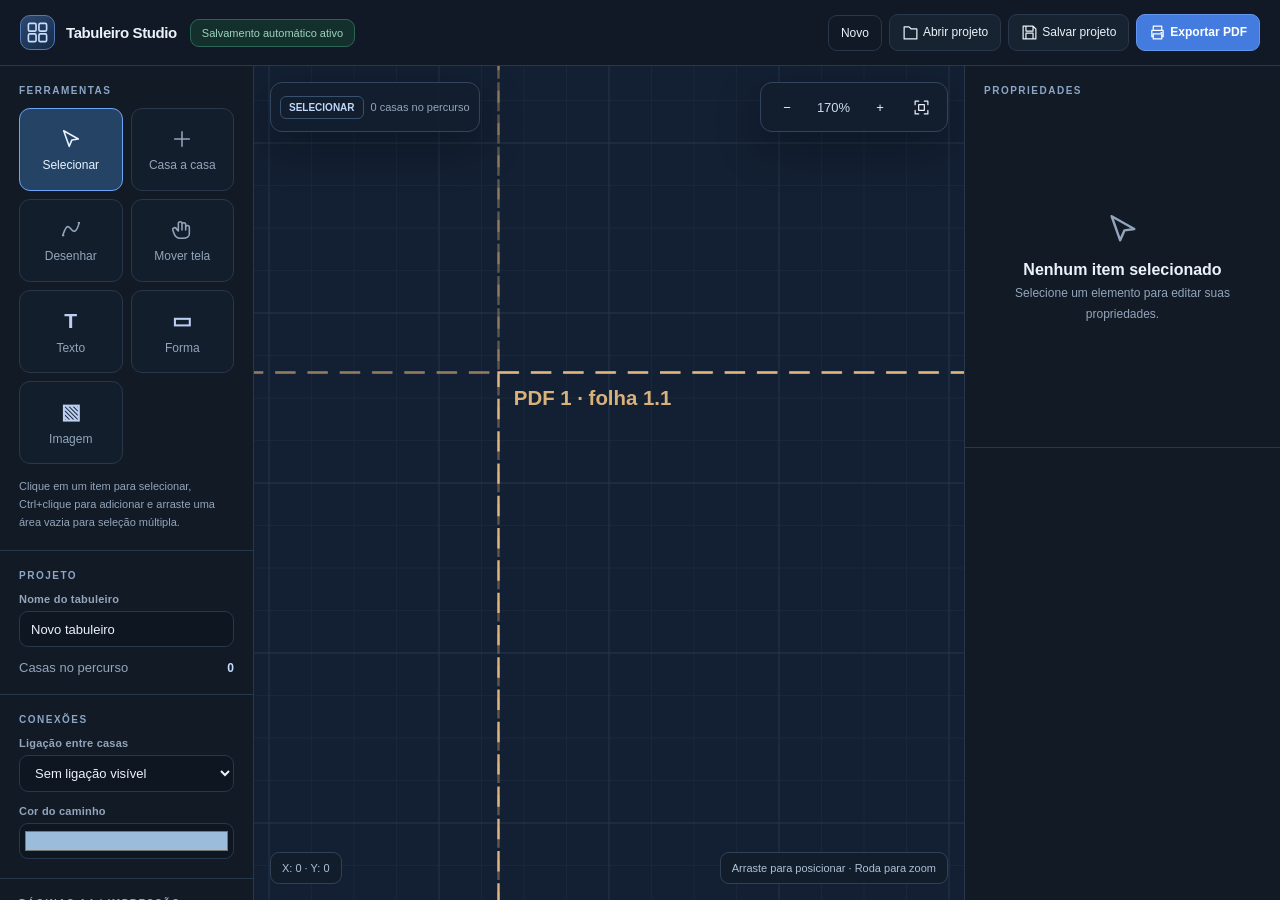
<file: SiteIdeas/Tabuleiro_Studio_Beta_Impressao.html>
<!DOCTYPE html>

<html lang="pt-BR">
<head>
<meta charset="utf-8"/>
<meta content="width=device-width,initial-scale=1" name="viewport"/>
<meta content="#101722" name="theme-color"/>
<title>Tabuleiro Studio — Edição Impressa</title>
<style>
:root{color-scheme:dark;--bg:#0c111a;--panel:#121a26;--panel2:#182331;--surface:#1e2b3b;--border:#29374a;--text:#ebf2fa;--muted:#93a5bb;--accent:#86b5ff;--accent2:#437bdf;--negative:#f18d90;--success:#73d5b3;--shadow:0 14px 45px #0005;font-family:Inter,"Segoe UI",Arial,sans-serif}
*{box-sizing:border-box}body{margin:0;background:var(--bg);color:var(--text);font-size:13px}button,input,select,textarea{font:inherit}button{cursor:pointer;color:inherit}button:disabled{opacity:.4;cursor:not-allowed}button:focus-visible,input:focus-visible,select:focus-visible,textarea:focus-visible{outline:2px solid var(--accent);outline-offset:2px}input,select,textarea{width:100%;border:1px solid var(--border);background:#0e1621;border-radius:9px;color:var(--text);padding:9px 11px;min-height:36px}textarea{resize:vertical;min-height:68px}input[type=color]{padding:3px;height:36px;min-height:36px;cursor:pointer}input[type=range]{padding:0;accent-color:var(--accent);height:23px;min-height:auto;background:transparent;border:none}input[type=file]{display:none}select{cursor:pointer}label{display:block;color:var(--muted);font-size:11px;margin-bottom:6px;font-weight:650;letter-spacing:.02em}.button{border:1px solid var(--border);border-radius:9px;padding:9px 12px;min-height:36px;background:var(--panel2);transition:background .15s,border .15s;white-space:nowrap}.button:hover{background:#26384e;border-color:#46607d}.button.primary{background:var(--accent2);border-color:#6297ec;color:#fff;font-weight:700}.button.primary:hover{background:#558cf1}.button.ghost{background:transparent}.button.danger{color:#ffb1b6}.button.small{font-size:12px;padding:6px 9px;min-height:30px}.button.iconbtn{width:34px;min-width:34px;min-height:34px;padding:7px;display:inline-flex;align-items:center;justify-content:center}.icon{width:17px;height:17px;stroke:currentColor;stroke-width:1.7;fill:none;stroke-linecap:round;stroke-linejoin:round;flex:none}.topbar{height:66px;display:flex;align-items:center;gap:16px;padding:0 20px;background:#101925;border-bottom:1px solid var(--border);position:relative;z-index:4}.brand{display:flex;align-items:center;gap:11px;min-width:210px}.brandmark{width:35px;height:35px;display:grid;place-items:center;border:1px solid #5279b5;border-radius:10px;background:linear-gradient(145deg,#2d4871,#152b47);color:#c7ddff}.brandname{font-size:15px;font-weight:800;letter-spacing:-.4px}.brandline{font-size:10px;letter-spacing:1px;color:var(--muted);text-transform:uppercase;margin-top:1px}.tabs{display:flex;background:#0b131e;border-radius:10px;padding:4px;border:1px solid var(--border)}.tabs button{border:0;background:transparent;padding:9px 19px;color:var(--muted);border-radius:7px;font-weight:700}.tabs button.active{background:#253954;color:#e7f1ff;box-shadow:0 2px 8px #0003}.topactions{margin-left:auto;display:flex;align-items:center;gap:7px}.topactions .button{font-size:12px}.shell{display:grid;grid-template-columns:254px minmax(300px,1fr) 316px;height:calc(100dvh - 66px);min-height:500px}.sidebar{border-right:1px solid var(--border);background:var(--panel);overflow-y:auto;min-width:0}.inspector{border-right:0;border-left:1px solid var(--border)}.side-section{padding:19px;border-bottom:1px solid var(--border)}.eyebrow{font-size:10px;letter-spacing:1.5px;font-weight:800;color:#8ca6c6;text-transform:uppercase;margin-bottom:12px}.sectiontitle{font-size:13px;font-weight:750;margin-bottom:12px}.toolgrid{display:grid;grid-template-columns:repeat(2,minmax(0,1fr));gap:8px}.tool{min-height:83px;display:flex;align-items:center;justify-content:center;gap:8px;flex-direction:column;border:1px solid var(--border);border-radius:11px;background:#131e2c;color:var(--muted);font-size:12px}.tool .icon{width:22px;height:22px}.tool:hover{background:#22344a;color:var(--text)}.tool.active{background:#244365;border-color:#6da5f8;color:#e8f3ff}.hint{color:var(--muted);font-size:11px;line-height:1.65}.field{margin-bottom:13px}.field:last-child{margin-bottom:0}.fieldrow{display:grid;grid-template-columns:1fr 1fr;gap:10px}.inline{display:flex;align-items:center;gap:8px}.inline>span{color:var(--muted)}.switchline{display:flex;align-items:center;justify-content:space-between;gap:8px;color:var(--muted);font-size:12px}.switchline input{width:auto;min-height:auto;accent-color:var(--accent)}.chip{display:inline-flex;align-items:center;justify-content:center;padding:5px 8px;border:1px solid #37516e;color:#bfd7f8;border-radius:6px;font-size:10px;font-weight:750}.workspace{position:relative;min-width:0;overflow:hidden;background:radial-gradient(ellipse at 60% 20%,#142033,#0b111a 75%)}canvas.board{width:100%;height:100%;display:block;touch-action:none;cursor:crosshair}.canvasbar{position:absolute;z-index:2;top:16px;left:16px;right:16px;display:flex;justify-content:space-between;gap:8px;pointer-events:none}.canvasbar>div{pointer-events:auto;display:flex;align-items:center;gap:7px;background:#121e2de9;border:1px solid #32445e;border-radius:12px;padding:7px 9px;box-shadow:var(--shadow)}.canvasbar .button{border-color:transparent;background:transparent}.canvasbar .button:hover{background:#30425b}.canvasfoot{position:absolute;bottom:16px;left:16px;right:16px;display:flex;align-items:center;justify-content:space-between;gap:10px;pointer-events:none}.canvasfoot>*{pointer-events:auto;background:#121d2be0;border:1px solid #304157;border-radius:9px;padding:9px 11px;color:#adc0d7;font-size:11px}.zoom{font-variant-numeric:tabular-nums;color:#cbdcef;min-width:45px;text-align:center}.titleline{display:flex;align-items:center;justify-content:space-between;gap:8px;margin-bottom:9px}.itemindex{font-size:22px;font-weight:800;letter-spacing:-.7px}.muted{color:var(--muted)}.separator{border:0;border-top:1px solid var(--border);margin:18px 0}.full{width:100%}.stack{display:grid;gap:8px}.actions-list{display:grid;gap:10px}.action-card{border:1px solid #324359;background:#152232;border-radius:11px;padding:10px}.action-head{display:flex;justify-content:space-between;align-items:center;gap:6px;margin-bottom:9px;color:#b8cce2;font-size:11px;font-weight:700}.empty-state{display:flex;flex-direction:column;justify-content:center;align-items:center;text-align:center;padding:30px 12px;min-height:320px;color:var(--muted)}.empty-state h3{font-size:16px;margin:15px 0 4px;color:var(--text)}.empty-state p{font-size:12px;line-height:1.7;margin:0}.tagcount{color:#c6dfff;font-size:12px;font-weight:750}.toast-wrap{position:fixed;bottom:18px;left:50%;transform:translateX(-50%);z-index:10;display:grid;gap:8px;pointer-events:none}.toast{background:#1d3147;border:1px solid #4a739e;color:#f0f7ff;box-shadow:0 10px 35px #0008;padding:11px 15px;border-radius:10px;font-size:12px;max-width:580px;text-align:center}.modal-backdrop{position:fixed;inset:0;background:#03080dc9;z-index:8;display:flex;align-items:center;justify-content:center;padding:20px;backdrop-filter:blur(3px)}.modal{width:min(520px,100%);border:1px solid #3b4c63;border-radius:18px;background:#162334;box-shadow:0 32px 90px #0009;padding:24px}.modal h2{margin:0 0 8px;font-size:20px}.modal p{color:var(--muted);line-height:1.6;margin:0 0 20px}.modalfooter{display:flex;justify-content:flex-end;gap:8px;margin-top:18px}.note{border:1px solid #31445a;background:#142233;padding:10px 12px;border-radius:9px;color:#aebfd2;font-size:11px;line-height:1.5}.hide{display:none!important}
/* game */
.game-shell{display:grid;grid-template-columns:minmax(350px,1fr) 330px;height:calc(100dvh - 66px);min-height:500px}.gameaside{background:var(--panel);border-left:1px solid var(--border);overflow-y:auto}.game-head{display:flex;justify-content:space-between;align-items:center}.die-tray{display:flex;gap:8px;flex-wrap:wrap;margin:14px 0}.die{display:flex;justify-content:center;align-items:center;width:50px;height:52px;border-radius:11px;background:#edf3fb;color:#1a334d;border:2px solid #b4cde4;font-size:22px;font-weight:800;box-shadow:0 4px 0 #8b9db0;font-variant-numeric:tabular-nums}.dice-total{background:#20344b;border:1px solid #476282;border-radius:12px;padding:14px;text-align:center}.dice-total b{font-size:27px;font-variant-numeric:tabular-nums;display:block}.player-card{display:flex;align-items:center;gap:10px;border:1px solid var(--border);border-radius:11px;padding:10px;background:#142030;margin:7px 0}.player-card.current{border-color:#7cb0ff;background:#1d3350}.token-symbol{width:29px;height:29px;flex:none}.player-info{flex:1;min-width:0}.player-info strong{display:block;white-space:nowrap;text-overflow:ellipsis;overflow:hidden}.player-info span{display:block;font-size:11px;color:var(--muted);margin-top:3px}.score{font-size:17px;font-weight:800;font-variant-numeric:tabular-nums}.log{display:grid;gap:9px;max-height:220px;overflow-y:auto}.log>div{border-left:2px solid #5376a1;padding-left:9px;color:#b9cadd;line-height:1.45;font-size:11px}.player-config{display:grid;gap:10px}.config-row{border:1px solid var(--border);padding:9px;border-radius:10px;background:#111d2c}.config-row .field{margin-bottom:8px}.game-overlay{position:absolute;inset:0;background:#07101bd8;display:flex;align-items:center;justify-content:center;z-index:3;padding:20px}.game-overlay .startbox{width:min(510px,100%);border:1px solid #435b76;border-radius:17px;padding:26px;background:#152336;box-shadow:var(--shadow)}.startbox h2{font-size:23px;letter-spacing:-.6px;margin:0 0 8px}.startbox p{color:var(--muted);line-height:1.6}.startbox .fieldrow{margin:14px 0}.startbox .button.primary{margin-top:13px}.game-only{display:none}.studio-only{display:block}.is-game .game-only{display:block}.is-game .studio-only{display:none}.is-game .topbar .brand{min-width:210px}
@media(max-width:1160px){.shell{grid-template-columns:210px minmax(250px,1fr) 280px}.side-section{padding:14px}.topbar{gap:10px;padding:0 10px}.brand{min-width:auto}.brandline{display:none}.topactions .button{padding:8px}}
@media(max-width:820px){.shell{grid-template-columns:70px minmax(250px,1fr) 250px}.sidebar:not(.inspector) .eyebrow,.sidebar:not(.inspector) .sectiontitle,.sidebar:not(.inspector) .hint,.sidebar:not(.inspector) .side-section:not(:first-child){display:none}.sidebar:not(.inspector) .side-section{padding:9px}.toolgrid{grid-template-columns:1fr}.tool{min-height:56px}.tool span{font-size:9px}.topactions .button.ghost{display:none}.game-shell{grid-template-columns:minmax(230px,1fr) 280px}.brandname{font-size:12px}}
@media(max-width:620px){.topbar{height:58px}.brand{display:none}.tabs button{padding:9px 12px}.topactions{gap:4px}.topactions .button{padding:7px;font-size:11px}.topactions .button:not(.primary){display:none}.shell{height:calc(100dvh - 58px);grid-template-columns:54px minmax(160px,1fr)}.sidebar.inspector{position:absolute;z-index:5;right:0;top:58px;bottom:0;width:min(310px,80vw);box-shadow:var(--shadow);display:none}.sidebar.inspector.mobile-open{display:block}.tool .icon{width:18px;height:18px}.tool span{display:none}.tool{min-height:43px}.canvasbar{left:8px;right:8px;top:9px}.canvasfoot{left:9px;right:9px;bottom:9px}.game-shell{grid-template-columns:1fr;height:calc(100dvh - 58px);grid-template-rows:55% 45%}.gameaside{border-left:0;border-top:1px solid var(--border)}.canvasbar>div{padding:3px}.canvasbar .button{padding:5px}.canvasfoot>*{padding:6px;font-size:10px}}

/* v0.3: canvas livre, paginação, tela inicial e propriedades adicionais */
.home-screen{min-height:100dvh;display:flex;align-items:center;justify-content:center;padding:30px;background:radial-gradient(ellipse at 70% 20%,#243e61 0%,#0c1320 53%,#080d15 100%)}.home-wrap{max-width:860px;width:100%}.home-kicker{letter-spacing:2.4px;text-transform:uppercase;font-size:11px;font-weight:800;color:#8dbafa}.home-wrap h1{font-size:clamp(34px,6vw,64px);letter-spacing:-2.1px;line-height:1.07;max-width:780px;margin:23px 0}.home-wrap>p{max-width:640px;font-size:16px;line-height:1.7;color:#b5c7db}.home-choices{display:grid;grid-template-columns:1fr 1fr;gap:16px;margin-top:38px}.home-choice{text-align:left;background:linear-gradient(135deg,#1a3049,#131f30);border:1px solid #425a77;border-radius:19px;padding:27px;min-height:205px;display:flex;flex-direction:column;align-items:flex-start;gap:12px;transition:transform .18s,border-color .18s}.home-choice:hover{transform:translateY(-3px);border-color:#87b5fb}.home-choice-name{font-weight:800;letter-spacing:-.8px;font-size:27px}.home-choice-desc{color:#c2d0e1;line-height:1.6;max-width:280px}.home-choice-link{margin-top:auto;color:#a9ceff;font-weight:750}.home-caption{color:#829ab5;font-size:11px;margin-top:26px}.in-home .topbar,.in-home .studio-only,.in-home .game-only{display:none!important}.in-home .home-screen{display:flex}.home-screen{display:none}.toolglyph{font-size:21px;font-weight:800;color:#bdcff1}.mobile-inspector,.mobile-settings-btn{display:none}.canvas-context{position:absolute;z-index:6;width:208px;background:#1c2a3c;border:1px solid #50637c;box-shadow:0 15px 40px #0009;border-radius:11px;padding:6px}.canvas-context button{display:block;width:100%;text-align:left;border:0;background:transparent;padding:10px 12px;border-radius:6px}.canvas-context button:hover{background:#344d68}.variable-card{border:1px solid #314861;border-radius:10px;padding:9px;background:#142235}.variable-card .field{margin-bottom:7px}.event-choices{display:grid;gap:9px}.event-choices button{border:1px solid #5377a3;color:#f4f8ff;background:#29476a;padding:13px;text-align:left;border-radius:10px}.event-choices button:hover{background:#3c6492}.effect-layer{pointer-events:none;position:fixed;inset:0;z-index:12;overflow:hidden}.flash-effect{position:absolute;inset:0;background:#a6caff85;animation:fx-flash .7s forwards}.pulse-effect{position:absolute;left:50%;top:50%;width:180px;height:180px;margin:-90px;background:#ffe2a54d;border:4px solid #ffe4b7;border-radius:50%;animation:fx-pulse 1s forwards}.confetti{position:absolute;width:7px;height:14px;animation:fx-fall 1.6s forwards;opacity:0}@keyframes fx-flash{0%{opacity:0}20%{opacity:1}100%{opacity:0}}@keyframes fx-pulse{0%{transform:scale(.3);opacity:1}100%{transform:scale(5);opacity:0}}@keyframes fx-fall{0%{transform:translateY(-45px) rotate(0deg);opacity:1}100%{transform:translateY(110vh) rotate(540deg);opacity:0}}.select-info{display:flex;align-items:center;gap:8px;margin-bottom:10px}.pills{display:flex;gap:5px;flex-wrap:wrap}.pills button{border:1px solid #4b6683;border-radius:6px;padding:5px 8px;background:#213750}.asset-preview{width:100%;height:90px;object-fit:cover;border:1px solid #40516b;border-radius:7px;margin:6px 0}.readonly-note{font-size:11px;color:#99b7d5;margin:8px 0}.topbar{gap:9px}.layer-buttons{display:flex;gap:6px}.layer-buttons button{flex:1}.sectiontitle{line-height:1.4}
@media(max-width:950px){.shell{grid-template-columns:202px minmax(210px,1fr) 265px}.side-section{padding:13px}.topactions{gap:5px}.topactions .button{padding:8px}.brand{min-width:166px}}
@media(max-width:620px){.mobile-settings-btn{display:inline-flex}.sidebar:not(.inspector).mobile-settings{position:absolute;z-index:6;left:0;top:58px;bottom:0;width:min(330px,86vw);box-shadow:0 20px 48px #000a;overflow:auto}.sidebar:not(.inspector).mobile-settings .side-section{display:block!important;padding:15px}.sidebar:not(.inspector).mobile-settings .sectiontitle,.sidebar:not(.inspector).mobile-settings .hint,.sidebar:not(.inspector).mobile-settings .eyebrow{display:block!important}.sidebar:not(.inspector).mobile-settings .toolgrid{grid-template-columns:1fr 1fr}.sidebar:not(.inspector).mobile-settings .tool span{display:block}.home-choices{grid-template-columns:1fr}.home-choice{min-height:142px;padding:19px}.home-wrap h1{font-size:36px}.mobile-inspector{display:inline-flex}.topbar{padding:0 7px}.canvas-context{max-width:190px}.sidebar:not(.inspector){width:59px}.sidebar:not(.inspector) .side-section:first-child .toolgrid{grid-template-columns:1fr}.sidebar:not(.inspector) .side-section:not(:first-child){display:none}.toolglyph{font-size:15px}.tool{min-height:41px}.game-shell{grid-template-rows:57% 43%}}
@media(min-width:621px) and (max-width:820px){.mobile-settings-btn{display:inline-flex}.sidebar:not(.inspector).mobile-settings{position:absolute;z-index:6;left:0;top:66px;bottom:0;width:270px;overflow-y:auto;box-shadow:0 20px 48px #000a}.sidebar:not(.inspector).mobile-settings .side-section{display:block!important;padding:15px}.sidebar:not(.inspector).mobile-settings .eyebrow,.sidebar:not(.inspector).mobile-settings .hint,.sidebar:not(.inspector).mobile-settings .sectiontitle{display:block!important}.sidebar:not(.inspector).mobile-settings .toolgrid{grid-template-columns:1fr 1fr}.sidebar:not(.inspector).mobile-settings .tool span{display:block}}

/* Blocos visuais e controles responsivos */
.flow-modal{position:fixed;z-index:20;inset:2vh 2vw;display:flex;flex-direction:column;background:#111c2b;border:1px solid #45607f;border-radius:16px;box-shadow:0 40px 90px #000b;overflow:hidden}
.flow-top,.flow-footer{display:flex;align-items:center;justify-content:space-between;gap:10px;padding:13px 18px;background:#18283b;border-bottom:1px solid #334961}
.flow-top strong{display:block;font-size:16px}.flow-top span{color:#a7bdd4;display:block;font-size:11px;margin-top:3px}
.flow-top-actions{display:flex;gap:9px}.flow-footer{border-bottom:0;border-top:1px solid #334961;color:#a4b8ce;font-size:12px}
.flow-body{display:grid;grid-template-columns:minmax(200px,1fr) 330px;min-height:0;flex:1}
.flow-canvas-wrap{overflow:auto;background-color:#0b1521;background-image:radial-gradient(#46607b40 1px,transparent 1px);background-size:22px 22px;touch-action:pan-x pan-y}
.flow-canvas{min-width:100%;min-height:100%;width:6900px;height:8500px;position:relative}
.flow-wires{width:100%;height:100%;position:absolute;inset:0;overflow:visible;pointer-events:none}
.flow-node{position:absolute;width:212px;min-height:114px;border:1px solid #537ca9;border-radius:12px;background:#1c3149;box-shadow:0 7px 22px #0009;overflow:hidden;cursor:pointer;touch-action:pan-x pan-y}
.flow-node.active{outline:3px solid #e6ba79}.flow-node.linking{outline:3px solid #67d2b3}
.flow-grip{display:flex;align-items:center;gap:7px;padding:11px;border-bottom:1px solid #35516e;background:#274562;color:#f3f8ff;font-weight:700;font-size:12px;touch-action:none;cursor:grab}
.flow-grip:active{cursor:grabbing}.flow-node-body{padding:10px;font-size:12px;color:#c5d9f0}.flow-node-body small{display:block;margin-top:6px;color:#91a9c4;font-size:10px}
.flow-port{display:flex;justify-content:space-between;align-items:center;gap:8px;padding:7px 10px;background:#18293e;border-top:1px solid #314865;color:#a9c2e0;font-size:11px}
.flow-port button{border:1px solid #52759d;border-radius:7px;background:#294969;color:#f1f8ff;padding:6px 9px;min-height:32px}
.flow-side{overflow-y:auto;background:#142234;border-left:1px solid #354d69;padding:16px}.flow-side h3{font-size:15px;margin:4px 0 14px}.flow-side .field{margin-bottom:12px}
.flow-route{display:flex;align-items:center;gap:6px;margin:7px 0;padding:8px;background:#203349;border-radius:9px}
.flow-route span{flex:1;min-width:0;overflow:hidden;text-overflow:ellipsis;white-space:nowrap;font-size:11px}.flow-route input{width:68px}.flow-route button{flex:none}
.flow-dialog-hint{background:#203348;border-left:3px solid #6daef1;padding:10px;border-radius:7px;margin:10px 0;color:#b5c9e0;font-size:12px;line-height:1.5}
.inspector-head{display:flex;align-items:center;justify-content:space-between}.inspector-head #closeInspector{display:none}
.mobile-file-button,.mobile-file-menu{display:none}.mobile-file-menu{position:absolute;right:9px;top:56px;background:#18283b;border:1px solid #48627f;box-shadow:0 12px 45px #000b;border-radius:11px;z-index:11;min-width:165px;padding:5px}
.mobile-file-menu:not(.hide){display:grid}.mobile-file-menu button{border:0;background:none;padding:12px;text-align:left;color:#f1f6ff;border-radius:6px}
.mobile-file-menu button:active{background:#304761}
@media(max-width:1100px){.shell{grid-template-columns:78px minmax(0,1fr);position:relative}.sidebar.inspector{display:none;position:absolute;top:0;right:0;bottom:0;width:min(370px,85vw);z-index:7;box-shadow:-15px 0 45px #000b}.sidebar.inspector.mobile-open{display:block}.inspector-head #closeInspector{display:block}.sidebar:not(.inspector){width:auto}.sidebar:not(.inspector) .side-section:not(:first-child){display:none}.sidebar:not(.inspector) .side-section:first-child{padding:9px}.sidebar:not(.inspector) .toolgrid{grid-template-columns:1fr}.sidebar:not(.inspector) .tool{min-height:55px}.sidebar:not(.inspector) .tool span{font-size:10px}.mobile-settings-btn{display:inline-flex}.sidebar:not(.inspector).mobile-settings{display:block!important;position:absolute;z-index:8;top:0;bottom:0;left:0;width:min(350px,88vw);box-shadow:0 10px 35px #0009;overflow-y:auto}.sidebar:not(.inspector).mobile-settings .side-section{display:block!important;padding:15px}.sidebar:not(.inspector).mobile-settings .toolgrid{grid-template-columns:repeat(2,minmax(0,1fr))}.sidebar:not(.inspector).mobile-settings .eyebrow,.sidebar:not(.inspector).mobile-settings .hint{display:block!important}.flow-body{grid-template-columns:minmax(0,1fr) 300px}}
@media(max-width:700px){.topbar{height:58px;gap:5px;padding:0 8px}.topactions{display:none}.mobile-file-button{display:inline-flex;margin-left:auto;padding:7px}.tabs button{padding:9px 11px}.shell{height:calc(100dvh - 58px);display:block;padding-bottom:78px;min-height:0}.workspace{height:100%;min-height:0}.sidebar:not(.inspector){position:absolute;top:auto;left:0;right:0;bottom:0;height:76px;width:100%;z-index:6;overflow:hidden;border-top:1px solid #374b67;border-right:0;background:#132136}.sidebar:not(.inspector) .side-section:first-child{padding:6px 8px}.sidebar:not(.inspector) .toolgrid{display:flex;gap:7px;overflow-x:auto;scrollbar-width:thin;touch-action:pan-x;padding-bottom:4px}.sidebar:not(.inspector) .tool{flex:0 0 62px;min-width:62px;min-height:62px;border-radius:10px;gap:3px}.sidebar:not(.inspector) .tool span{display:block;font-size:9px;white-space:nowrap}.sidebar:not(.inspector) .tool .icon{width:20px;height:20px}.sidebar:not(.inspector).mobile-settings{position:absolute;top:0;bottom:76px;height:auto;right:auto;left:0;width:min(340px,94vw);overflow:auto;z-index:8}.sidebar:not(.inspector).mobile-settings .toolgrid{display:grid;overflow:visible;grid-template-columns:1fr 1fr}.sidebar:not(.inspector).mobile-settings .tool{min-height:66px}.sidebar.inspector{top:auto;bottom:76px;right:0;left:0;width:100%;height:min(57dvh,560px);border-radius:18px 18px 0 0;border-top:1px solid #6d8eaf;box-shadow:0 -20px 50px #000d}.sidebar.inspector .side-section{padding:15px 18px}.sidebar.inspector.mobile-open{display:block}.canvasbar{left:6px;right:6px;top:8px;flex-wrap:wrap}.canvasbar>div{max-width:100%;overflow-x:auto}.canvasbar .chip{font-size:9px}.canvasfoot{bottom:8px;left:6px;right:6px}.canvasfoot>*:nth-child(2){display:none}.home-screen{padding:20px}.home-wrap h1{font-size:clamp(32px,10vw,46px)}.home-choices{grid-template-columns:1fr;gap:12px;margin-top:22px}.home-choice{min-height:130px;padding:19px}.game-shell{height:calc(100dvh - 58px);grid-template-rows:minmax(230px,52%) minmax(240px,48%)}.gameaside{overflow:auto}.game-overlay{overflow-y:auto;padding:12px}.startbox{max-height:100%;overflow:auto}.modal-backdrop{padding:10px}.modal{max-height:90dvh;overflow:auto;padding:18px}.flow-modal{inset:0;border-radius:0}.flow-top{padding:10px 12px}.flow-top-actions{gap:6px}.flow-top .button{padding:9px}.flow-body{display:flex;flex-direction:column}.flow-canvas-wrap{flex:1;min-height:180px}.flow-side{height:min(42%,350px);flex:none;border-left:0;border-top:1px solid #435b75;overflow:auto}.flow-footer{padding:8px 10px}.flow-footer span{font-size:10px}}
@media(pointer:coarse){.button,.tool,.flow-port button,.flow-route button{min-height:42px}input,select,textarea{font-size:16px;min-height:44px}.flow-node{width:220px}}

@media(max-width:350px){.topbar{gap:3px;padding:0 5px}.tabs button{padding:8px 8px}.topbar #btnHome{font-size:0;width:32px;min-width:32px;padding:0}.topbar #btnHome:after{content:'←';font-size:19px}.mobile-file-button{padding:7px 6px}.canvasbar{max-width:calc(100vw - 12px)}}

/* Edição direta do texto e organização de páginas */
.inline-text-editor{position:absolute;z-index:12;box-sizing:border-box;resize:none;white-space:pre-wrap;overflow:auto;outline:2px solid #f1c46d;outline-offset:3px;border:0;border-radius:3px;background:#0b122046;color:#fff;box-shadow:0 0 0 2px #12263899,0 8px 25px #0008;min-height:0;min-width:0;touch-action:manipulation}
.inline-edit-toolbar{position:absolute;z-index:14;display:flex;align-items:center;gap:5px;padding:7px;background:#1a2e45;border:1px solid #56779c;border-radius:10px;box-shadow:0 8px 32px #000b;max-width:min(96%,540px);overflow-x:auto;white-space:nowrap}
.inline-edit-toolbar select,.inline-edit-toolbar input{min-height:31px;height:32px;padding:3px 6px;border-radius:5px;font-size:12px;flex:none}
.inline-edit-toolbar select{width:97px}.inline-edit-toolbar input[type=number]{width:55px}.inline-edit-toolbar input[type=color]{width:34px;padding:2px}
.inline-edit-toolbar button{flex:none;min-width:30px;height:32px;background:#233c5a;border:1px solid #4a6686;border-radius:5px;color:#eaf3ff;font-size:13px}.inline-edit-toolbar button.active{background:#5188c0;border-color:#9fcafa}
@media(max-width:700px){.inline-edit-toolbar{left:6px!important;top:62px!important;right:6px;max-width:unset}}
.inline-edit-done{position:absolute;z-index:13;padding:8px 14px;min-height:38px;border:1px solid #9bbcec;border-radius:9px;background:#2d5e91;color:#fff;font-weight:700}
.pdf-pages-list{display:grid;grid-template-columns:repeat(2,minmax(0,1fr));gap:9px;max-height:260px;overflow-y:auto;margin:12px 0;padding:2px}
.pdf-page-item{display:flex;align-items:center;gap:10px;border:1px solid #425975;background:#1a2b40;border-radius:10px;padding:8px;min-width:0;cursor:grab}
.pdf-page-item.dragging{opacity:.45}.pdf-page-item.dragover{outline:2px solid #80b9ff}
.pdf-page-thumb{flex:none;width:51px;height:66px;display:flex;align-items:center;justify-content:center;overflow:hidden;background:#fff;border:1px solid #7e91a8;border-radius:3px}.pdf-page-thumb svg{max-width:100%;max-height:100%}
.pdf-page-info{min-width:0;flex:1}.pdf-page-info strong{display:block;font-size:12px}.pdf-page-info small{display:block;color:#afc4db;font-size:11px;margin-top:3px}
.pdf-page-tools{display:flex;flex-direction:column;gap:3px}.pdf-page-tools button{border:1px solid #476280;background:#283d56;border-radius:6px;min-width:28px;min-height:27px;font-weight:bold}
#pdfModal .modal{width:min(720px,100%);max-height:min(92dvh,820px);overflow:auto}
@media(max-width:700px){
.inline-text-editor{left:50%!important;top:49%!important;width:min(92%,440px)!important;height:min(210px,35dvh)!important;transform:translate(-50%,-50%)!important;font-size:16px!important;line-height:1.35!important;padding:12px!important;background:#14243cf8!important;border:1px solid #8bb7e5!important;box-shadow:0 16px 50px #000d!important}
.inline-edit-done{right:10px!important;left:auto!important;top:auto!important;bottom:90px!important;min-height:44px}
}
@media(max-width:600px){.pdf-pages-list{grid-template-columns:1fr;max-height:220px}.pdf-page-item{padding:9px}.inline-edit-done{min-height:44px}}
/* Construtor de modais */
.modal-designer{position:fixed;z-index:35;inset:2dvh 2vw;display:flex;flex-direction:column;background:#111d2b;border:1px solid #4a6482;border-radius:14px;box-shadow:0 40px 90px #000d;overflow:hidden}
.md-head{display:flex;justify-content:space-between;align-items:center;gap:12px;padding:12px 17px;background:#1a2a3e;border-bottom:1px solid #344963}.md-head strong{display:block;font-size:16px}.md-head span{display:block;font-size:11px;color:#a3b7d1;margin-top:3px}.md-head-actions,.md-tools{display:flex;align-items:center;gap:8px;flex-wrap:wrap}
.md-layout{display:grid;grid-template-columns:minmax(0,1fr) 325px;flex:1;min-height:0}.md-workspace{display:flex;flex-direction:column;min-height:0;min-width:0}.md-tools{padding:10px 14px;background:#172639;border-bottom:1px solid #31445b}.md-hint{font-size:11px;color:#99acc5}.md-stage-space{flex:1;min-height:180px;overflow:auto;display:flex;align-items:center;justify-content:center;padding:22px 12px;background-color:#0c1420;background-image:radial-gradient(#54708d44 1px,transparent 1px);background-size:20px 20px;touch-action:pan-x pan-y}.md-stage{position:relative;width:720px;height:420px;border:1px solid #dce9f3;box-shadow:0 20px 50px #0009;overflow:hidden;border-radius:12px}.md-item{position:absolute;display:flex;align-items:center;justify-content:center;overflow:visible;touch-action:none;cursor:grab;user-select:none;white-space:pre-wrap;overflow-wrap:anywhere;line-height:1.25;padding:5px}.md-item:active{cursor:grabbing}.md-item.active{outline:2px dashed #ffda91;outline-offset:3px;z-index:5}.md-item .md-item-content{display:block;width:100%;max-height:100%;overflow:hidden;pointer-events:none}.md-item.is-shape{pointer-events:auto}.md-item-resize{position:absolute;right:-7px;bottom:-7px;width:15px;height:15px;border:2px solid #172436;background:#ffe09a;border-radius:4px;cursor:nwse-resize;touch-action:none;z-index:3}.md-properties{border-left:1px solid #354e68;background:#172638;overflow-y:auto;padding:16px;min-width:0}.md-properties .field{margin:0 0 12px}.md-properties h3{font-size:14px;margin:0 0 12px}.md-properties .md-rule{border:1px solid #435b76;background:#1b3046;padding:12px;border-radius:10px;margin:12px 0}.md-actions{display:grid;gap:8px}.md-step{padding:10px;border:1px solid #3a5672;border-radius:8px;background:#22374c}.md-step-row{display:flex;gap:7px;align-items:center;margin:7px 0}.md-step-row select{flex:1}.md-step-row button{flex:none}.md-pill{font-size:11px;color:#abc5db}.md-stage.runtime{max-width:none}.md-stage.runtime .md-item{cursor:default;touch-action:manipulation}.md-stage.runtime .md-item:hover{filter:brightness(1.07)}.md-stage.runtime .md-item-content{pointer-events:none}.md-stage.runtime .md-item.is-button{cursor:pointer}.md-stage.runtime .md-item.is-button:focus-visible{outline:3px solid #ffffff}
#eventModal{z-index:46}#eventModal.designed-event{overflow:auto;padding:15px;background:#050910b8}#eventModal.designed-event>.modal{display:none}#eventModal .md-runtime-wrap{margin:auto;position:relative;flex:none}.md-mobile-actions{display:none}@media(max-width:600px){.md-mobile-actions{display:grid;gap:9px;margin:14px 0 0;padding:4px}.md-mobile-actions button{min-height:48px;padding:12px 15px;border-width:1px;border-style:solid;font-weight:650;font-size:16px;cursor:pointer}}
@media(max-width:850px){.md-layout{grid-template-columns:minmax(0,1fr)}.md-workspace{min-height:320px;flex:1}.md-properties{border-left:0;border-top:1px solid #354e68;max-height:38dvh}.md-stage-space{padding:12px 5px}.md-hint{display:none}}
@media(max-width:600px){.modal-designer{inset:0;border:0;border-radius:0}.md-head{padding:9px 10px}.md-head span{max-width:210px}.md-head-actions .button{min-height:42px}.md-tools{padding:7px}.md-tools .button{min-height:38px}.md-workspace{min-height:260px}.md-properties{max-height:41dvh;padding:12px}}
/* Alças de edição e opções de tamanho */
.size-presets{display:flex;gap:5px;flex-wrap:wrap;margin:7px 0 12px}.size-presets button{flex:1 1 52px}.size-field{min-width:0}.text-size-slider{accent-color:#85b9f1}.text-preview-note{font-size:11px;color:#9cbbd7;margin-bottom:7px}

/* Partida: formulário rolável e botão de início sempre visível. */
.game-overlay{overflow:hidden;min-height:0;}
.game-overlay .startbox{
  box-sizing:border-box;display:flex;flex-direction:column;
  min-height:0;max-height:calc(100% - 12px);
  padding:0;overflow:hidden;flex:0 1 510px;
}
.game-setup-scroll{
  min-height:0;overflow-y:auto;overflow-x:hidden;flex:1 1 auto;
  padding:22px 24px 14px;overscroll-behavior:contain;
  scrollbar-gutter:stable;
}
.game-setup-footer{
  flex:0 0 auto;background:#18283b;border-top:1px solid #435b76;
  padding:14px 24px 16px;box-shadow:0 -8px 16px #050c1533;
}
.game-setup-footer #startGame{margin:0;min-height:48px;font-size:14px;}
@media(max-width:620px){
  .game-overlay{padding:6px;}
  .game-overlay .startbox{width:min(510px,100%);max-height:calc(100% - 4px);border-radius:12px;}
  .game-setup-scroll{padding:12px 13px 9px;scrollbar-gutter:auto;}
  .game-setup-footer{padding:9px 13px 11px;}
  .game-setup-footer #startGame{min-height:44px;}
}
@media(max-height:540px){
  .game-overlay{padding:5px;}
  .game-overlay .startbox{max-height:100%;}
  .game-setup-scroll{padding-top:10px;padding-bottom:8px;}
  .game-setup-footer{padding-top:7px;padding-bottom:7px;}
}

@media(max-height:560px){
  .game-shell{min-height:0;height:calc(100dvh - 66px)}
  .game-overlay .startbox{max-height:100%}
}
@media(max-width:620px) and (max-height:560px){
  .game-shell{height:calc(100dvh - 58px)}
}

/* Multiplayer e personalização de peões tridimensionais */
.game-modes{display:grid;grid-template-columns:repeat(3,minmax(0,1fr));gap:6px;margin:15px 0 10px}
.game-mode{min-width:0;white-space:normal;padding:10px 5px;min-height:48px;border:1px solid #38516b;background:#0e1a28;border-radius:9px;font-size:11px;font-weight:720;color:#a9bed6}
.game-mode.active{background:#28496d;border-color:#8abfff;color:white}
.net-profile-flex{display:flex;align-items:flex-start;gap:12px}.net-fields{flex:1;min-width:0}.pawn-preview{width:126px;height:139px;flex:none;border-radius:11px;display:block}
.config-player-head{display:flex;align-items:center;gap:10px}.config-player-head>div{flex:1;min-width:0}
.config-player-head .pawn-preview{width:110px;height:128px}
.token3d-mini{width:51px;height:55px;flex:0 0 51px;border-radius:8px}
.net-panel{display:grid;gap:12px;margin-top:15px;border:1px solid #354e6b;border-radius:12px;padding:13px;background:#102135}
.net-panel textarea{font:11px/1.45 ui-monospace,Consolas,monospace;overflow-wrap:anywhere;word-break:break-all;min-height:62px}
.net-profile-card{border:1px solid #324c68;border-radius:10px;padding:11px;background:#172a41}
.net-player{display:flex;align-items:center;gap:9px;padding:9px 8px;border-bottom:1px solid #344965;color:#d3e2f4}
.net-roster-pawn{height:48px;width:46px;border-radius:7px;flex:0 0 46px}.net-player strong{flex:1;overflow:hidden;text-overflow:ellipsis;white-space:nowrap}
.net-player span:last-child{color:#9ebbd6;font-size:11px}.net-dot{width:8px;height:8px;border-radius:50%;background:#5edaaf}
.net-code{display:flex;justify-content:space-between;align-items:center;gap:8px;padding:10px 12px;border:1px solid #47658a;border-radius:9px;background:#203852}
.net-code strong{font:800 20px ui-monospace,Consolas,monospace;letter-spacing:2px;color:#e8f6ff}
#netStatus{font-size:11px;line-height:1.5;color:#b1d3f3;min-height:18px}#netStatus[data-kind=warning]{color:#ffd49c}#netStatus[data-kind=success]{color:#85ecc5}
#netLobby{border-top:1px solid #39536d;padding-top:11px;margin-top:6px}
.game-canvas-3d-note{font-size:10px;color:#9fb8d3}
@media(max-width:600px){.game-modes{gap:5px}.game-mode{font-size:10px;padding:6px 4px}.net-profile-flex{gap:9px}.pawn-preview{width:96px;height:108px}.config-player-head .pawn-preview{width:88px;height:97px}.net-panel{padding:10px}.net-code strong{font-size:17px}}

/* Configuração do jogo como tela completa em dispositivos compactos. */
@media(max-width:700px),(max-height:540px){
 .game-overlay:not(.hide){position:fixed;top:var(--game-header,66px);left:0;right:0;bottom:0;width:100vw;height:calc(100dvh - var(--game-header,66px));z-index:22;padding:9px;align-items:stretch;justify-content:center;background:#09121def}
 .game-overlay .startbox{flex:1 1 auto;width:100%;max-width:610px;max-height:100%;margin:0 auto;min-height:0}
 .game-setup-scroll{overscroll-behavior:contain}
}
@media(max-width:700px){body{--game-header:58px}}

.pawn-preview{cursor:zoom-in;transition:box-shadow .18s ease,border-color .18s ease}
.pawn-preview:hover{box-shadow:0 0 0 2px #659bd78a}
.pawn-viewer-shell{position:fixed;inset:0;z-index:200;background:#020914d9;display:flex;align-items:center;justify-content:center;padding:14px;backdrop-filter:blur(7px)}
.pawn-viewer-shell.hide{display:none}
.pawn-viewer-box{width:min(95vw,580px);max-height:92dvh;display:flex;flex-direction:column;overflow:hidden;border:1px solid #59708e;border-radius:16px;background:#111d2b;box-shadow:0 22px 65px #0009}
.pawn-viewer-head{display:flex;align-items:center;justify-content:space-between;padding:13px 18px;border-bottom:1px solid #2c445a}
#pawnViewerCanvas{width:100%;height:min(60dvh,410px);touch-action:none;cursor:grab;display:block;background:radial-gradient(circle at 50% 40%,#31496a,#0b1424 77%)}
#pawnViewerCanvas:active{cursor:grabbing}
.pawn-viewer-foot{display:flex;align-items:center;justify-content:space-between;gap:12px;color:#9fb1ca;font-size:12px;padding:11px 15px;line-height:1.4}
.pawn-viewer-foot>div{display:flex;gap:6px}
@media(max-width:570px){.pawn-viewer-foot{font-size:11px}#pawnViewerCanvas{height:min(58dvh,400px)}}

/* Arena tridimensional e controles de camera do modo Jogar. */
#gameCanvas3D{position:absolute;inset:0;width:100%;height:100%;z-index:1;display:block;touch-action:none;cursor:grab}
#gameCanvas3D:active{cursor:grabbing}
.view3d-controls{position:absolute;z-index:2;top:76px;left:16px;display:flex;gap:6px;flex-wrap:wrap;max-width:calc(100% - 32px);pointer-events:auto}
.view3d-controls .button{background:#132339ed;border-color:#44607c;box-shadow:0 6px 24px #0005;font-size:11px;padding:6px 9px}
.view3d-controls .button.active{background:#28588b;border-color:#86b5ff}
.pawn3d-labels{position:absolute;inset:0;z-index:1;pointer-events:none;overflow:hidden}
.pawn3d-name{position:absolute;transform:translate(-50%,-100%);background:#0b1624df;color:#eef6ff;border:1px solid #6a86a982;border-radius:7px;padding:3px 7px;font-size:11px;max-width:118px;white-space:nowrap;overflow:hidden;text-overflow:ellipsis;text-shadow:0 1px 3px #000;box-shadow:0 4px 12px #0006}
.pawn3d-name.active{border-color:#f0ca7d;box-shadow:0 0 12px #eab56a77}
@media(max-width:620px){.view3d-controls{top:70px;left:9px;max-width:calc(100% - 18px);gap:4px}.view3d-controls .button{padding:5px 7px;min-height:32px;font-size:10px}.pawn3d-name{font-size:9px;padding:2px 4px}}
/* Navegação concentrada do modo Jogar. */
.game-back-button{display:none;align-items:center;justify-content:center;flex:none;width:42px;height:42px;border:1px solid #385372;background:#17283e;border-radius:11px;color:#e2efff;padding:9px;cursor:pointer}
.game-back-button .icon{width:21px;height:21px}
.game-back-button:hover{background:#284664;border-color:#83b8f1}
.game-state-hidden{display:none!important}
.is-game .game-back-button{display:inline-flex}
.is-game .topbar .tabs,.is-game .topbar #btnHome,.is-game .topbar #toggleSettings,.is-game .topbar #toggleInspector,.is-game .topbar #mobileFileButton,.is-game .topbar #mobileFileMenu,.is-game .topbar .topactions{display:none!important}
.is-game .topbar{gap:12px}
.is-game .topbar .brand{min-width:0}
.is-game .canvasbar{justify-content:flex-end}
@media(max-width:700px){.is-game .game-back-button{width:40px;height:40px;min-width:40px}.is-game .topbar{padding:0 10px}.is-game .topbar .brand{display:flex!important;min-width:0;gap:7px}.is-game .topbar .brandmark{width:32px;height:32px;flex:none}.is-game .topbar .brandname{font-size:14px;white-space:nowrap}}

/* Editor de lógica por conexões e rotas de tabuleiro */
.flow-body{grid-template-columns:185px minmax(180px,1fr) 345px}
.flow-palette{overflow-y:auto;background:#111d2c;border-right:1px solid #344c66;padding:15px;min-width:0}
.flow-palette strong{display:block;font-size:13px;margin-bottom:6px}.flow-palette p{font-size:11px;color:#9bb2cd;line-height:1.5}
.palette-group{display:grid;gap:5px;margin-top:16px}.palette-group>span{font-size:10px;letter-spacing:1px;color:#91a9c4;font-weight:800;margin-bottom:2px}
.palette-group button{width:100%;text-align:left;background:#243a53;border:1px solid #46607d;border-left:4px solid #5da6f2;color:#e6f2ff;padding:9px;border-radius:7px;cursor:pointer;font-size:11px}
.palette-group:nth-of-type(2) button{border-left-color:#f2ba67}.palette-group:nth-of-type(3) button{border-left-color:#61cbaa}.palette-group:nth-of-type(4) button{border-left-color:#be9df1}
.palette-group button:hover{background:#365779}.flow-node{width:230px;overflow:visible}.flow-grip{border-radius:10px 10px 0 0}.flow-node-body{min-height:45px;word-break:break-word}
.flow-node-ports{display:flex;gap:5px;justify-content:flex-end;background:#15263a;padding:7px;border-radius:0 0 11px 11px;flex-wrap:wrap}
.flow-port-new{font-size:10px;border:1px solid #6c8aab;background:#294660;color:#fff;border-radius:20px;padding:6px 10px;cursor:crosshair;min-height:32px}
.flow-port-new.yes{border-color:#4ac99e}.flow-port-new.no{border-color:#ed997d}.flow-node.selected-port{box-shadow:0 0 0 3px #9ad5ff}
.route-inspector-row{margin:10px 0;padding:10px;border-radius:10px;background:#1b3046;border:1px solid #3b5776}
@media(max-width:980px){.flow-body{grid-template-columns:150px minmax(160px,1fr) 270px}.flow-palette{padding:8px}.flow-side{padding:9px}}
@media(max-width:700px){.flow-modal{inset:0;border-radius:0}.flow-body{grid-template-columns:120px minmax(180px,1fr)}.flow-side{position:absolute;right:0;bottom:0;top:auto;width:min(95vw,320px);max-height:48dvh;z-index:4;box-shadow:0 -12px 30px #0009;border-radius:14px 14px 0 0}.flow-palette{padding:8px}.flow-palette button{font-size:10px;padding:8px 5px}.flow-top{padding:9px}.flow-top strong{font-size:13px}}


/* Mobile block editor: palettes stay scrollable and do not sit beneath the properties panel. */
@media(max-width:700px){
 .flow-body{display:grid;grid-template-columns:120px minmax(0,1fr);grid-template-rows:minmax(0,1fr) minmax(170px,36dvh);position:relative;overflow:hidden}
 .flow-palette{grid-column:1;grid-row:1;min-height:0;overflow-y:auto;overscroll-behavior:contain}
 .flow-canvas-wrap{grid-column:2;grid-row:1;min-height:0;overflow:auto}
 .flow-side{position:relative;grid-column:1/-1;grid-row:2;top:auto;right:auto;bottom:auto;width:100%;max-height:none;min-height:0;overflow-y:auto;box-shadow:0 -6px 16px #0004;border-radius:0;border-top:1px solid #526d88}
}
.flow-top-actions{flex-wrap:wrap}.flow-top-actions select{flex:1 1 170px;max-width:240px}.rules-options{border-top:1px solid #334861;padding-top:10px}.rules-options summary{cursor:pointer;font-weight:750;color:#b5cee9;margin-bottom:10px;font-size:11px}.rules-options label{margin-top:8px}.rules-options input,.rules-options select{min-height:32px;font-size:11px}.flow-side .fieldrow{gap:8px}.flow-side input,.flow-side select{min-width:0}
@media(min-width:701px){.flow-top-actions{flex-wrap:nowrap;gap:6px;align-items:center}.flow-top-actions select{flex:0 1 210px;max-width:210px}.flow-top-actions .button{padding:7px 9px;font-size:11px;min-height:34px}}
@media(max-width:700px){.flow-top{align-items:flex-start;gap:8px}.flow-top-actions{display:flex;justify-content:flex-end;flex:1 1 70%;gap:4px}.flow-top-actions select{max-width:130px;font-size:10px;min-height:32px}.flow-top-actions .button{font-size:10px;padding:5px 7px;min-height:32px}.flow-palette .palette-group{margin-top:12px}}

.host-board-picker{border:1px solid #344d6b;border-radius:12px;background:#0d1b2c;padding:14px;margin:12px 0}
.host-board-action{display:block;position:relative;cursor:pointer;text-align:center;color:#e7f2ff;
 border:1px dashed #648cbe;background:#163252;border-radius:9px;padding:13px 12px;margin:10px 0}
.host-board-action:hover{background:#1e4169}
.host-board-action input{display:block;position:absolute;inset:0;width:100%;height:100%;opacity:0;cursor:pointer}
.host-board-status{color:#a9c9e9;font-size:12px;line-height:1.5;overflow-wrap:anywhere}
#deckEditor{z-index:55}
.logic-check{font-size:12px;line-height:1.5;margin-top:10px;color:#e1c79d;border:1px solid #736149;background:#2b261e;border-radius:9px;padding:10px}
.logic-check.hide{display:none}
.logic-check button{display:inline-block;margin-top:8px}
.logic-audit-list{margin:15px 0 8px;padding-left:25px;display:grid;gap:12px;overflow-wrap:anywhere;font-size:13px;line-height:1.5;color:#d9e7f6}
.logic-audit-list li::marker{color:#e0b67d}
.logic-audit-list li strong{color:#f3e5c6}
.is-game #logicAuditModal{z-index:1000}
.modal-designer{z-index:250}
#openMotor{border-color:#5279a7;background:linear-gradient(135deg,#193b62,#254c77);font-weight:700}
.motor-ide{position:fixed;inset:0;z-index:190;background:#0b1522;color:#e3effe;display:flex;flex-direction:column;font-family:Arial,sans-serif}
.motor-ide.hide{display:none!important}
.motor-header{display:flex;align-items:center;gap:9px;padding:9px 13px;background:#101e30;border-bottom:1px solid #314661;min-height:56px;flex-wrap:wrap}
.motor-header strong{font-size:15px}.motor-tabs{display:flex;gap:5px;flex:1;overflow:auto;min-width:140px;scrollbar-width:thin}
.motor-tab{border:1px solid transparent;background:transparent;color:#94abc7;padding:9px 13px;white-space:nowrap;border-radius:7px;cursor:pointer;font-size:12px}.motor-tab.selected{background:#24466e;border-color:#5b8dc9;color:#fff}
.motor-header .button{white-space:nowrap}.motor-main{display:grid;grid-template-columns:210px minmax(0,1fr) 306px;min-height:0;flex:1}
.motor-left,.motor-right{background:#101e30;border-right:1px solid #304259;overflow:auto;padding:14px;scrollbar-width:thin}
.motor-right{border-left:1px solid #304259;border-right:0}
.motor-group{margin:0 0 20px}.motor-group strong,.motor-inspector-title{display:block;font-size:11px;letter-spacing:1px;text-transform:uppercase;color:#90a9cb;margin:4px 0 12px}
.motor-group button{display:block;width:100%;padding:10px 11px;text-align:left;background:#182b43;border:1px solid #30465f;color:#d9e8ff;margin:5px 0;border-radius:7px;cursor:pointer}.motor-group button:hover{background:#24486e;border-color:#6a9ecf}
.motor-workspace-settings{border-bottom:1px solid #314359;margin-bottom:14px;padding-bottom:10px}
.motor-field{display:flex;flex-direction:column;gap:5px;font-size:12px;color:#bfd1eb;margin:9px 0}.motor-field input,.motor-field select,.motor-field textarea,.motor-port-edit input{width:100%;background:#0c1726;color:#eaf5ff;border:1px solid #39536f;border-radius:7px;padding:8px 9px;font:inherit;min-height:36px}.motor-field textarea{resize:vertical}
.motor-canvas-scroll{position:relative;overflow:auto;min-width:0;background-color:#0c1726;background-image:linear-gradient(#7298bf15 1px,transparent 1px),linear-gradient(90deg,#7298bf15 1px,transparent 1px);background-size:28px 28px;touch-action:pan-x pan-y}
.motor-canvas{position:relative;min-width:15500px;min-height:14500px}.motor-wires{position:absolute;inset:0;overflow:visible;pointer-events:none;width:15500px;height:14500px}.motor-nodes{position:absolute;inset:0}
.motor-node{position:absolute;width:248px;background:#162b44;border:1px solid #54708d;border-radius:12px;box-shadow:0 7px 22px #0006;user-select:none;overflow:visible}.motor-node.selected{border-color:#e3bd76;box-shadow:0 0 0 2px #cfae5c55,0 8px 28px #0009}
.motor-kind-flow{border-top:4px solid #86c0d4}.motor-kind-action{border-top:4px solid #72ceab}.motor-kind-logic{border-top:4px solid #efb76e}.motor-kind-math{border-top:4px solid #c995f0}.motor-kind-modal{border-top:4px solid #96a5ef}.motor-kind-visual{border-top:4px solid #d994bb}.motor-kind-event{border-top:4px solid #f3aa81}.motor-kind-cycle{border-top:4px solid #72bcd0}
.motor-node-head{height:62px;padding:9px 14px;cursor:grab;border-bottom:1px solid #2c4865;display:flex;flex-direction:column;gap:4px}.motor-node-head small{font-size:10px;color:#8badcc}.motor-node-head strong{font-size:13px;line-height:18px;overflow:hidden;text-overflow:ellipsis;white-space:nowrap}
.motor-port{position:absolute;width:115px;height:25px;display:flex;align-items:center;gap:7px;font-size:11px;color:#c7dcf3;cursor:crosshair}.motor-port.motor-in{left:-7px}.motor-port.motor-out{right:-7px;flex-direction:row-reverse;text-align:right}.motor-pin{width:14px;height:14px;border-radius:50%;border:2px solid #c6f8f0;background:#195f6a;box-shadow:0 0 0 3px #0b1727;flex:none;transition:transform .12s}#motorIDE .motor-pin{touch-action:none;cursor:crosshair}#motorIDE .motor-port.valid-target .motor-pin{outline:3px solid #54e29f;outline-offset:3px}#motorIDE .motor-port.invalid-target .motor-pin{outline:3px solid #f16e70;outline-offset:3px}.motor-pin.data{border-color:#fbd084;background:#745328}.motor-port:hover .motor-pin{transform:scale(1.35)}.motor-pin-label{white-space:nowrap;overflow:hidden;text-overflow:ellipsis;pointer-events:none}
.motor-ports-title{font-size:11px;text-transform:uppercase;color:#91a9c4;letter-spacing:.6px;margin:17px 0 8px}.motor-port-actions{display:grid;grid-template-columns:repeat(2,1fr);gap:5px}.motor-port-actions .button{font-size:10px;min-width:0;padding:7px 3px}
.motor-port-edit{display:flex;gap:6px;align-items:center;margin:5px 0}.motor-port-edit input{min-width:0;flex:1}.motor-port-edit span{color:#b9d3ef;font-size:11px}.motor-port-edit button{border:1px solid #5d4e57;color:#ffadb6;background:#36202b;cursor:pointer;border-radius:5px;width:25px;height:28px}
.motor-empty{color:#7e9ab6;font-size:12px}.motor-bottom{min-height:37px;display:flex;align-items:center;gap:15px;background:#111f31;border-top:1px solid #304259;padding:7px 14px;font-size:11px;color:#a8c4e1}.motor-bottom #motorDiagnostics{color:#ffb98b;overflow:hidden;white-space:nowrap;text-overflow:ellipsis;flex:1}
@media(max-width:930px){.motor-main{grid-template-columns:128px minmax(0,1fr) 230px}.motor-left,.motor-right{padding:8px}.motor-tab{padding:8px}.motor-group button{font-size:11px;padding:8px 5px}}
@media(max-width:640px){.motor-header{gap:5px;padding:7px;min-height:94px}.motor-header>strong{font-size:12px}.motor-header .button{font-size:11px;padding:8px}.motor-tabs{order:3;flex-basis:100%}.motor-main{grid-template-columns:92px minmax(0,1fr)}.motor-right{position:absolute;right:0;bottom:39px;top:94px;z-index:2;width:min(285px,77vw);box-shadow:-8px 0 30px #0008;display:none}.motor-ide.props-open .motor-right{display:block}.motor-left{padding:5px}.motor-group strong{font-size:9px}.motor-group button{font-size:10px;padding:8px 3px}.motor-bottom{padding:5px 7px}.motor-node{touch-action:none}}

</style>
<style>
/* Beta de impressão: navegação focada no editor e salvamento persistente. */
body{overflow:hidden}body>.studio-only{display:block!important}
.topbar{gap:13px}.brand{min-width:0;flex:0 0 auto}.topactions{margin-left:auto}
.auto-status{color:#9ed1be;border:1px solid #2b6657;background:#14302d;padding:7px 11px;border-radius:9px;font-size:11px;white-space:nowrap;max-width:220px;overflow:hidden;text-overflow:ellipsis}
.auto-status[data-status="saving"]{color:#b6cbee;border-color:#416587;background:#1a2d45}
.auto-status[data-status="fail"]{color:#ffd09e;border-color:#8d6245;background:#3f2e24}
.beta-save-note{margin:16px 16px 24px;border:1px solid #35556b;border-radius:11px;background:#132739;color:#bcd0e4;padding:13px;line-height:1.6;font-size:11px}
#unusedRuntime{display:none!important}
@media(max-width:980px){.auto-status{font-size:10px;padding:6px 8px;max-width:142px}}
@media(max-width:700px){.topbar{gap:6px}.brandname{font-size:13px}.auto-status{max-width:110px;padding:6px}.topactions{gap:4px}.mobile-file-button{display:inline-flex}}

@media(max-width:700px){header.topbar .brand{display:flex!important;min-width:0!important;gap:7px;flex:0 1 auto}header.topbar .brandmark{flex:0 0 30px;width:30px;height:30px}header.topbar .brandname{font-size:12px;white-space:nowrap}header.topbar .auto-status{flex:0 1 auto;width:90px;max-width:90px}}
@media(max-width:350px){header.topbar .brandname{display:none}header.topbar .auto-status{max-width:78px}}
</style></head>
<body class=""><div aria-hidden="true" hidden="hidden" id="unusedRuntime" style="display:none!important"><section id="homeScreen"></section><button id="enterStudio"></button><button id="enterGame"></button><main id="gameWorkspace"></main><span id="gameStatus"></span><button id="gameMinus"></button><span id="gameZoom"></span><button id="gamePlus"></button><button id="gameFit"></button><canvas id="gameCanvas"></canvas><div id="gameOverlay"></div><div id="gameSetupScroll"></div><div id="gameModes"></div><div id="gameRulesConfig"></div><select id="playerCount"></select><select id="diceCount"></select><select id="diceSides"></select><div id="gameModeNote"></div><div id="localPlayersBlock"></div><div id="playerSetup"></div><div id="netPanel"></div><div id="netHostArea"></div><input id="netHostBoardFile" type="text"/><div id="netHostBoardStatus"></div><div id="netHostLogicCheck"></div><div id="netRoomCredentials"></div><div id="netRoomPass"></div><button id="netCopyPass"></button><div id="netProfile"></div><div id="netGuestArea"></div><input id="netJoinPass" type="text"/><div id="netStatus"></div><div id="netLobby"></div><button id="netLeave"></button><button id="startGame"></button><div id="turnDisplay"></div><button id="resetGame"></button><div id="winnerNote"></div><div id="diceTray"></div><button id="rollDice"></button><div id="diceTotal"></div><div id="playersList"></div><div id="eventLog"></div><div id="eventModal"></div><div id="eventModalTitle"></div><div id="eventModalText"></div><div id="eventModalChoices"></div><div id="effectLayer"></div><div id="motorIDE"></div><div id="motorTabs"></div><button id="motorNewWorkspace"></button><button id="motorValidate"></button><button id="motorDeleteWorkspace"></button><button id="motorMobileProps"></button><button id="motorClose"></button><input id="motorName" type="text"/><select id="motorTrigger"></select><select id="motorFilterMode"></select><div id="motorFilterValueBox"></div><input id="motorFilterValue" type="text"/><div id="motorFilterTileBox"></div><select id="motorFilterTile"></select><div id="motorIntervalBox"></div><input id="motorInterval" type="text"/><div id="motorLibrary"></div><section id="motorCanvasScroll"></section><div id="motorCanvas"></div><div id="motorWires"></div><div id="motorNodes"></div><div id="motorProps"></div><span id="motorStatus"></span><span id="motorDiagnostics"></span><button id="motorCancelWire"></button><div id="flowModal"></div><span id="flowSubtitle"></span><select id="flowScope"></select><button id="flowNewProgram"></button><button id="flowRenameProgram"></button><button id="flowDeleteProgram"></button><button id="flowEditDecks"></button><button id="flowValidate"></button><button id="flowAdd"></button><button id="flowClose"></button><div id="flowPalette"></div><select id="ruleWinMode"></select><select id="ruleGoalVar"></select><input id="ruleGoalValue" type="text"/><div id="flowCanvas"></div><div id="flowWires"></div><div id="flowNodes"></div><div id="flowSide"></div><span id="flowHint"></span><span id="flowDiagnostics"></span><button id="flowCancelLink"></button><div id="deckEditor"></div><button id="deckNew"></button><div id="deckList"></div><button id="deckDone"></button><div id="modalDesigner"></div><button id="mdPreview"></button><button id="mdDone"></button><button id="mdCenter"></button><div id="mdStageSpace"></div><div id="mdStageMount"></div><div id="mdStage"></div><div id="mdProperties"></div><div id="pawnViewer"></div><button id="pawnViewerClose"></button><canvas id="pawnViewerCanvas"></canvas><button id="pawnViewerMinus"></button><button id="pawnViewerPlus"></button><div id="logicAuditModal"></div><div id="logicAuditTitle"></div><div id="logicAuditSummary"></div><div id="logicAuditList"></div><button id="logicAuditClose"></button><button id="exitGame"></button><button id="btnHome"></button><button id="tabGame"></button><button id="tabStudio"></button><button id="openMotor"></button><button id="btnAudit"></button><div id="variableList"></div><button id="addVariable"></button></div>
<svg aria-hidden="true" style="position:absolute;width:0;height:0;overflow:hidden"><defs>
<symbol id="i-tiles" viewbox="0 0 24 24"><rect height="8" rx="1.5" width="8" x="2.5" y="2.5"></rect><rect height="8" rx="1.5" width="8" x="13.5" y="2.5"></rect><rect height="8" rx="1.5" width="8" x="2.5" y="13.5"></rect><rect height="8" rx="1.5" width="8" x="13.5" y="13.5"></rect></symbol>
<symbol id="i-cursor" viewbox="0 0 24 24"><path d="m4 3 16 9-7 1-3 7z"></path></symbol>
<symbol id="i-plus" viewbox="0 0 24 24"><path d="M12 4v16M4 12h16"></path></symbol>
<symbol id="i-draw" viewbox="0 0 24 24"><path d="M3 18c4-12 6-11 9-7s6 4 9-7"></path><path d="M3 18h1m16-14h1"></path></symbol>
<symbol id="i-hand" viewbox="0 0 24 24"><path d="M8 13V5a2 2 0 0 1 4 0v7-6a2 2 0 0 1 4 0v6-3a2 2 0 0 1 4 0v7c0 3-3 5-7 5h-3c-4 0-6-3-7-6l-1-3a2 2 0 0 1 4-1z"></path></symbol>
<symbol id="i-trash" viewbox="0 0 24 24"><path d="M4 7h16M9 7V4h6v3m3 0-1 14H7L6 7M10 11v6m4-6v6"></path></symbol>
<symbol id="i-save" viewbox="0 0 24 24"><path d="M4 3h13l4 4v14H3V3zM7 3v7h10V3M7 21v-8h10v8"></path></symbol>
<symbol id="i-folder" viewbox="0 0 24 24"><path d="M3 7V4h7l3 3h8v14H3z"></path></symbol>
<symbol id="i-print" viewbox="0 0 24 24"><path d="M6 9V3h12v6M6 18H4V9h16v9h-2M6 14h12v7H6zM17 12h1"></path></symbol>
<symbol id="i-undo" viewbox="0 0 24 24"><path d="m9 8-6 5 6 5M3 13h11a6 6 0 0 1 6 6"></path></symbol>
<symbol id="i-redo" viewbox="0 0 24 24"><path d="m15 8 6 5-6 5m6-5H10a6 6 0 0 0-6 6"></path></symbol>
<symbol id="i-fit" viewbox="0 0 24 24"><path d="M8 3H3v5m13-5h5v5M8 21H3v-5m13 5h5v-5M8 8h8v8H8z"></path></symbol>
<symbol id="i-play" viewbox="0 0 24 24"><path d="m7 3 14 9-14 9z"></path></symbol>
<symbol id="i-dice" viewbox="0 0 24 24"><rect height="19" rx="4" width="19" x="2.5" y="2.5"></rect><circle cx="7.5" cy="7.5" r="1"></circle><circle cx="16.5" cy="7.5" r="1"></circle><circle cx="12" cy="12" r="1"></circle><circle cx="7.5" cy="16.5" r="1"></circle><circle cx="16.5" cy="16.5" r="1"></circle></symbol>
</defs></svg>
<header class="topbar">
<div class="brand"><div class="brandmark"><svg class="icon" style="width:23px;height:23px"><use href="#i-tiles"></use></svg></div><div><div class="brandname">Tabuleiro Studio</div></div></div><div aria-live="polite" class="auto-status" id="autoStatus" role="status">Preparando salvamento…</div>
<button aria-label="Abrir ações de arquivo" class="button mobile-file-button" id="mobileFileButton">Arquivo</button><div class="mobile-file-menu hide" id="mobileFileMenu"><button data-file-command="btnNew">Novo</button><button data-file-command="btnImport">Abrir projeto</button><button data-file-command="btnSave">Salvar projeto</button><button data-file-command="btnPDF">Exportar PDF</button></div><div class="topactions"><button class="button ghost" id="btnNew">Novo</button><button class="button" id="btnImport"><svg class="icon" style="vertical-align:middle;margin-right:4px"><use href="#i-folder"></use></svg>Abrir projeto</button><button class="button" id="btnSave"><svg class="icon" style="vertical-align:middle;margin-right:4px"><use href="#i-save"></use></svg>Salvar projeto</button><button class="button primary" id="btnPDF"><svg class="icon" style="vertical-align:middle;margin-right:4px"><use href="#i-print"></use></svg>Exportar PDF</button></div>
</header>
<input accept=".tbl,application/json" id="importFile" type="file"/><input accept="image/png,image/jpeg,image/webp,image/gif" id="imageFile" type="file"/><input accept="image/png,image/jpeg,image/webp,image/gif" id="canvasImageFile" type="file"/><input accept="image/png,image/jpeg,image/webp,image/gif" id="bgImageFile" type="file"/>
<div class="studio-only">
<div class="shell">
<aside class="sidebar">
<section class="side-section"><div class="eyebrow">Ferramentas</div><div class="toolgrid">
<button class="tool active" data-tool="select"><svg class="icon"><use href="#i-cursor"></use></svg><span>Selecionar</span></button>
<button class="tool" data-tool="add"><svg class="icon"><use href="#i-plus"></use></svg><span>Casa a casa</span></button>
<button class="tool" data-tool="draw"><svg class="icon"><use href="#i-draw"></use></svg><span>Desenhar</span></button>
<button class="tool" data-tool="pan"><svg class="icon"><use href="#i-hand"></use></svg><span>Mover tela</span></button>
<button class="tool" data-tool="text"><span class="toolglyph">T</span><span>Texto</span></button>
<button class="tool" data-tool="rect"><span class="toolglyph">▭</span><span>Forma</span></button>
<button class="tool" data-tool="image"><span class="toolglyph">▧</span><span>Imagem</span></button>
</div><p class="hint" id="toolHelp" style="margin:13px 0 0">Selecione e mova casas e objetos livremente. O projeto é salvo automaticamente neste navegador.</p></section>
<section class="side-section"><div class="eyebrow">Projeto</div><div class="field"><label for="projectName">Nome do tabuleiro</label><input id="projectName" maxlength="70" placeholder="Meu tabuleiro"/></div><div class="inline" style="justify-content:space-between"><span>Casas no percurso</span><strong class="tagcount" id="tileCount">0</strong></div></section>
<section class="side-section"><div class="eyebrow">Conexões</div><div class="field"><label for="pathStyle">Ligação entre casas</label><select id="pathStyle"><option value="hidden">Sem ligação visível</option><option value="rounded">Curvas arredondadas</option><option value="square">Curvas quadradas</option><option value="straight">Ligações diretas</option></select></div><div class="field"><label for="pathColor">Cor do caminho</label><input id="pathColor" type="color" value="#adc7e2"/></div></section>
<section class="side-section"><div class="eyebrow">Páginas A4 / Impressão</div><div class="field"><label class="switchline">Mostrar limites das páginas <input checked="" id="showPageGuides" type="checkbox"/></label></div><div class="fieldrow"><div class="field"><label>Orientação</label><select id="studioOrientation"><option value="portrait">Retrato</option><option value="landscape">Paisagem</option></select></div><div class="field"><label>Casa base</label><select id="studioTileMM"><option value="18">18 mm</option><option value="24">24 mm</option><option value="30">30 mm</option><option value="38">38 mm</option></select></div></div><div class="fieldrow"><div class="field"><label>Origem X</label><input id="pageOriginX" step="10" type="number"/></div><div class="field"><label>Origem Y</label><input id="pageOriginY" step="10" type="number"/></div></div><button class="button small full" id="alignPages">Alinhar início das páginas ao desenho</button><p class="hint" id="studioPageSummary">Página A4 completa, sem margens no arquivo.</p></section>
<section class="side-section"><div class="eyebrow">Fundo do tabuleiro</div><div class="field"><label>Estilo</label><select id="backgroundKind"><option value="solid">Cor sólida</option><option value="gradient">Gradiente</option><option value="dots">Pontos</option><option value="stripes">Listras</option><option value="image">Imagem</option></select></div><div class="fieldrow"><div class="field"><label>Cor principal</label><input id="backgroundColor" type="color"/></div><div class="field"><label>Cor secundária</label><input id="backgroundColor2" type="color"/></div></div><button class="button small full" id="addBackgroundImage">Carregar imagem de fundo</button><button class="button small full danger" id="removeBackgroundImage">Retirar imagem</button><div class="field" style="margin-top:10px"><label>Enquadramento da imagem</label><select id="backgroundFit"><option value="cover">Preencher</option><option value="contain">Imagem inteira</option><option value="repeat">Repetir</option></select></div></section>
<section class="side-section"><div class="eyebrow">Novas casas</div><div class="fieldrow"><div class="field"><label for="defaultColor">Cor inicial</label><input id="defaultColor" type="color" value="#2c547c"/></div><div class="field"><label for="defaultShape">Formato</label><select id="defaultShape"><option selected="" value="square">Quadrado</option><option value="rounded">Arredondado</option><option value="circle">Circular</option><option value="hex">Hexagonal</option></select></div></div><p class="hint">Arraste para criar casas lado a lado. Posicione livremente com Selecionar.</p></section>
<section class="side-section"><div class="eyebrow">Edição</div><div class="field"><label class="switchline">Alinhar à grade <input id="snapToggle" type="checkbox"/></label></div><div class="field"><label class="switchline">Encaixar casas lado a lado <input checked="" id="magnetToggle" type="checkbox"/></label></div><div class="inline"><button class="button full" id="btnUndo" title="Ctrl+Z"><svg class="icon" style="vertical-align:middle"><use href="#i-undo"></use></svg> Desfazer</button><button class="button full" id="btnRedo" title="Ctrl+Y"><svg class="icon" style="vertical-align:middle"><use href="#i-redo"></use></svg> Refazer</button></div><div style="height:9px"></div><button class="button full danger" id="btnClear">Limpar todas as casas</button><p class="hint" style="margin-top:11px">Atalhos: V selecionar, A adicionar, D desenhar, H mover, Delete excluir, roda do mouse para zoom.</p></section>
<div class="beta-save-note">As alterações ficam guardadas neste navegador. Salve um projeto para ter uma cópia em outro dispositivo.</div></aside>
<main class="workspace" id="studioWorkspace">
<div class="canvasbar"><div><span class="chip" id="toolLabel">SELECIONAR</span><span class="muted" id="canvasStatus" style="font-size:11px">Editor livre</span></div><div><button class="button iconbtn" id="zoomMinus" title="Reduzir zoom">−</button><span class="zoom" id="zoomLabel">100%</span><button class="button iconbtn" id="zoomPlus" title="Aumentar zoom">+</button><button class="button iconbtn" id="zoomFit" title="Enquadrar tabuleiro"><svg class="icon"><use href="#i-fit"></use></svg></button></div></div>
<canvas aria-label="Canvas de criação e impressão de tabuleiros" class="board" id="studioCanvas"></canvas><div class="canvas-context hide" id="canvasContextMenu"></div>
<div class="canvasfoot"><span id="coords">X: 0 · Y: 0</span><span>Arraste para posicionar · Roda para zoom</span></div>
</main>
<aside class="sidebar inspector" id="inspector"><section class="side-section"><div class="inspector-head"><div class="eyebrow">Propriedades</div><button class="button small" id="closeInspector" type="button">Fechar</button></div><div id="inspectorBody"></div></section></aside>
</div>
</div>
<div class="toast-wrap" id="toastWrap"></div>
<div aria-labelledby="pdfTitle" aria-modal="true" class="modal-backdrop hide" id="pdfModal" role="dialog"><div class="modal"><h2 id="pdfTitle">Exportar tabuleiro em PDF</h2><p>As páginas utilizam toda a área do PDF e são divididas na escala escolhida.</p><div class="fieldrow"><div class="field"><label for="pdfTileMM">Tamanho-base da casa na impressão</label><select id="pdfTileMM"><option value="18">18 mm</option><option selected="" value="24">24 mm</option><option value="30">30 mm</option><option value="38">38 mm</option></select></div><div class="field"><label for="pdfOrientation">Orientação do papel A4</label><select id="pdfOrientation"><option value="portrait">Retrato</option><option value="landscape">Paisagem</option></select></div></div><div class="field"><label for="pdfDPI">Qualidade de impressão</label><select id="pdfDPI"><option value="150">Rápida · 150 DPI</option><option selected="" value="300">Alta · 300 DPI</option><option value="450">Máxima · 450 DPI</option></select></div><div class="field" style="margin-top:12px"><label class="switchline">Incluir o fundo do tabuleiro no PDF <input id="pdfIncludeBackground" type="checkbox"/></label><p class="hint">Desativado por padrão: fora dos elementos o PDF fica transparente.</p></div><div class="field"><label class="switchline">Mostrar numeração das casas no PDF <input id="pdfTileNumbers" type="checkbox"/></label></div><div class="note" id="pdfEstimate">Calculando páginas...</div><div class="titleline" style="margin-top:14px"><div class="sectiontitle">Ordem das folhas</div><button class="button small" id="pdfPageReset">Ordem padrão</button></div><div aria-label="Ordem de exportação das páginas" class="pdf-pages-list" id="pdfPageOrder"></div><p class="hint">Para imprimir até a borda física do papel, a impressora precisa oferecer impressão sem margens.</p><div class="modalfooter"><button class="button" id="pdfCancel">Cancelar</button><button class="button primary" id="pdfExport">Gerar PDF</button></div></div></div>
<script>
(()=>{'use strict';
const $=id=>document.getElementById(id);
const clone=v=>JSON.parse(JSON.stringify(v));
const esc=v=>String(v??'').replace(/[&<>"']/g,c=>({'&':'&amp;','<':'&lt;','>':'&gt;','"':'&quot;',"'":'&#39;'}[c]));
const clamp=(v,min,max)=>Math.max(min,Math.min(max,v));
const STEP=78, BASE_SIZE=78, STORAGE='tabuleiro-studio-print-beta-autosave-v1';
const actionNames={move:'Avançar / voltar casas',skip:'Perder turnos',again:'Jogar novamente',jump:'Ir para casa específica',points:'Pontos',message:'Mensagem breve',win:'Vencer a partida',variable:'Alterar variável numérica',modal:'Modal de escolhas',sound:'Tocar som',effect:'Efeito visual',roll:'Rolar dados e mover',diceOnly:'Rolar dados sem mover',diceRange:'Se o resultado do dado...',routeColor:'Seguir caminho de uma cor',routeReset:'Retomar caminho normal',routeStep:'Andar pelas rotas',routeJump:'Ir para casa escolhida',wait:'Esperar (segundos)',end:'Encerrar sequência'};
Object.assign(actionNames,{
 ifValue:'Se / Senão: condição',randomNumber:'Sortear número',math:'Calcular variável',
 itemGive:'Adicionar item',itemTake:'Remover item',itemTransfer:'Entregar item',
 drawCard:'Comprar carta',showCard:'Mostrar carta',shuffleDeck:'Embaralhar baralho',returnCard:'Devolver carta',
 claimTile:'Adquirir propriedade',releaseTile:'Liberar propriedade',rentTile:'Cobrar taxa',
 transferNumber:'Transferir quantidade',swapTile:'Trocar posições',callEvent:'Chamar evento',repeat:'Repetir bloco',reverseTurn:'Inverter ordem',eliminate:'Eliminar jogador',
});
const shapeNames={rounded:'Arredondado',square:'Quadrado',circle:'Circular',hex:'Hexagonal'};
const elementTypes={text:'Texto',rect:'Forma',button:'Botão',image:'Imagem',number:'Contador'};
const validImage=x=>typeof x==='string'&&/^data:image\/(png|jpeg|webp|gif);base64,/.test(x)&&x.length<5e6?x:null;
const defaultPrint=()=>({orientation:'portrait',mmTile:24,showGuides:true,originX:-65,originY:-65,pdfBackground:false,pdfTileNumbers:false,pageOrder:[]});
const defaultBackground=()=>({kind:'solid',color:'#132033',color2:'#253b56',image:null,fit:'cover'});
const defaultVariable=()=>({id:uid(),name:'Novo número',initial:0,scope:'player',min:null,max:null});
const modalPalette=['#14253a','#1c3650','#283d56','#ffffff','#111827'];
const MODAL_WIDTH=720,MODAL_HEIGHT=420;
function modalStep(raw){const typ=['move','jump','skip','again','variable','points','message','sound','effect','roll','win'].includes(raw?.type)?raw.type:'message';return {id:String(raw?.id||uid()).slice(0,50),type:typ,value:String(raw?.value??'').slice(0,450),variable:String(raw?.variable||'').slice(0,50)};}
function cleanModalRule(raw){const a=raw||{},condition=['always','varMin','varMax','pointsMin','pointsMax','diceMin','chance'].includes(a.condition)?a.condition:'always';return {condition,value:String(a.value??0).slice(0,35),variable:String(a.variable||'').slice(0,50),yes:Array.isArray(a.yes)?a.yes.slice(0,40).map(modalStep):[],no:Array.isArray(a.no)?a.no.slice(0,40).map(modalStep):[],nextYes:String(a.nextYes||'').slice(0,50),nextNo:String(a.nextNo||'').slice(0,50)};}
function cleanModalDesign(raw){if(!raw||typeof raw!=='object'||!Array.isArray(raw.elements))return null;return {width:clamp(Number(raw.width)||MODAL_WIDTH,360,960),height:clamp(Number(raw.height)||MODAL_HEIGHT,220,700),bg:isColor(raw.bg)?raw.bg:'#14253a',border:isColor(raw.border)?raw.border:'#8db7dd',overlay:isColor(raw.overlay)?raw.overlay:'#050a12',overlayOpacity:clamp(Number(raw.overlayOpacity??0.82),0,1),radius:clamp(Number(raw.radius??18),0,90),borderWidth:clamp(Number(raw.borderWidth??2),0,14),elements:raw.elements.slice(0,75).filter(e=>e&&['text','button','shape'].includes(e.type)).map(e=>({id:String(e.id||uid()).slice(0,50),type:e.type,x:clamp(Number(e.x??60),-300,960),y:clamp(Number(e.y??60),-250,750),w:clamp(Number(e.w)||220,35,900),h:clamp(Number(e.h)||50,20,650),text:String(e.text??'').slice(0,2000),fontSize:clamp(Number(e.fontSize)||20,7,160),fontFamily:['Arial','Verdana','Georgia','Trebuchet MS','Times New Roman','Courier New'].includes(e.fontFamily)?e.fontFamily:'Arial',fontWeight:[400,500,600,700,800,900].includes(Number(e.fontWeight))?Number(e.fontWeight):600,align:['left','center','right'].includes(e.align)?e.align:'center',fill:isColor(e.fill)?e.fill:'#315f97',stroke:isColor(e.stroke)?e.stroke:'#8cb6e6',color:isColor(e.color)?e.color:'#ffffff',radius:clamp(Number(e.radius??12),0,90),shape:['rect','circle','ellipse','hex','triangle','diamond'].includes(e.shape)?e.shape:'rect',rule:e.type==='button'?cleanModalRule(e.rule):null}))};}
function makeModalElement(type,x,y,text){return {id:uid(),type,x,y,w:type==='text'?560:type==='button'?175:150,h:type==='text'?90:type==='button'?52:80,text:text??(type==='text'?'Novo texto':type==='button'?'Nova opção':''),fontSize:type==='text'?25:17,fontFamily:'Arial',fontWeight:type==='text'?700:600,align:'center',fill:'#315f97',stroke:'#8cb6e6',color:'#ffffff',radius:type==='button'?12:4,shape:'rect',rule:type==='button'?cleanModalRule({}):null};}
function getModalDesign(action){if(action.modalDesign)return action.modalDesign;const body=makeModalElement('text',55,83,action.value||'O que deseja fazer?');body.w=610;body.h=115;const title=makeModalElement('text',60,24,'Escolha uma opção');title.w=600;title.h=42;title.fontSize=29;const opts=Array.isArray(action.choices)&&action.choices.length?action.choices:[{label:'Continuar',type:'message',value:''}];let elements=[title,body];const buttonWidth=Math.min(270,Math.floor(610/Math.min(3,opts.length))-10),gap=12,cols=Math.min(3,opts.length);opts.slice(0,16).forEach((c,i)=>{const b=makeModalElement('button',Math.round(360-(cols*buttonWidth+(cols-1)*gap)/2)+(i%cols)*(buttonWidth+gap),260+Math.floor(i/cols)*59,c.label||'Continuar');b.w=buttonWidth;b.rule=yesRuleFromOldChoice(c);elements.push(b)});return action.modalDesign=cleanModalDesign({elements});}
function yesRuleFromOldChoice(c){const rule=cleanModalRule({nextYes:c.nextId||''});if(c.type&&c.value)rule.yes=[modalStep(c)];return rule;}
function modalRuleIsTrue(rule,p,g){return checkCondition({cond:rule.condition,condValue:rule.value,condVariable:rule.variable||project.variables[0]?.id},p,g);}
function normAction(a){return {rangeMin:clamp(Number(a?.rangeMin??1),-9999,9999),rangeMax:clamp(Number(a?.rangeMax??3),-9999,9999),routeEndColor:isColor(a?.routeEndColor)?a.routeEndColor:'#f3d24a',targetTile:String(a?.targetTile||'').slice(0,50),type:actionNames[a?.type]?a.type:'message',value:String(a?.value??'').slice(0,700),variable:String(a?.variable||'').slice(0,50),cond:['always','pointsMin','pointsMax','chance','diceMin','varMin','varMax'].includes(a?.cond)?a.cond:'always',condValue:String(a?.condValue??'0').slice(0,40),condVariable:String(a?.condVariable||'').slice(0,50),modalDesign:cleanModalDesign(a?.modalDesign),choices:Array.isArray(a?.choices)?a.choices.slice(0,16).map(c=>({label:String(c.label||'Continuar').slice(0,65),type:['move','points','variable','message','jump','skip','roll','effect'].includes(c.type)?c.type:'message',value:String(c.value??'').slice(0,150),variable:String(c.variable||'').slice(0,50),nextId:String(c.nextId||'').slice(0,50)})):[],
 compareSource:['dice','random','points','variable','round','position','players','item','card','deck','owner'].includes(a?.compareSource)?a.compareSource:'dice',
 compareOp:['>=','<=','>','<','==','!=','between','includes'].includes(a?.compareOp)?a.compareOp:'>=',
 compareValue:String(a?.compareValue??1).slice(0,120),compareHigh:String(a?.compareHigh??3).slice(0,50),
 itemName:String(a?.itemName||'Chave').trim().slice(0,70),deckName:String(a?.deckName||'').slice(0,80),
 mathOp:['add','set','sub','mul','div','min','max'].includes(a?.mathOp)?a.mathOp:'add',
 valueSource:['fixed','dice','random','variable','points','round','position'].includes(a?.valueSource)?a.valueSource:'fixed',
 sourceVariable:String(a?.sourceVariable||'').slice(0,50),
 targetPlayer:['self','next','previous','random','leader','trailer','all'].includes(a?.targetPlayer)?a.targetPlayer:'self',
 eventName:String(a?.eventName||'').slice(0,80),
 };}
const palettes=['#559de8','#efac61','#ad83e5','#76c9a2','#e4779a','#c7c66d'];
const ico=(id)=>`<svg class="icon"><use href="#i-${id}"/></svg>`;
function uid(){return 't'+Math.random().toString(36).slice(2,10)+Date.now().toString(36).slice(-4)}
function sampleProject(){
 const coords=[[0,0],[78,0],[156,0],[234,0],[312,0],[312,78],[312,156],[234,156],[156,156],[78,156],[0,156],[0,234],[0,312],[78,312],[156,312],[234,312],[312,312]];
 const tiles=coords.map(([x,y],i)=>({id:uid(),x,y,title:'',color:i%4===0?'#365f8c':i%4===1?'#31567e':i%4===2?'#426981':'#375a78',border:'#b8d5ef',shape:'square',size:78,image:null,actions:[]}));
 tiles[0].title='INÍCIO';tiles[0].color='#2c917c';tiles[3].title='SORTE';tiles[3].color='#ad6c36';tiles[3].actions=[{type:'variable',value:'5',variable:'moedas',cond:'always',condValue:'0'}];
 tiles[6].title='AVANCE';tiles[6].color='#2f8175';tiles[6].actions=[{type:'move',value:'2',cond:'always',condValue:'0'}];
 tiles[10].title='PAUSA';tiles[10].color='#aa5e58';tiles[10].actions=[{type:'skip',value:'1',cond:'always',condValue:'0'}];
 tiles[13].title='VOLTE';tiles[13].color='#9f6a53';tiles[13].actions=[{type:'move',value:'-2',cond:'always',condValue:'0'}];
 tiles[16].title='CHEGADA';tiles[16].color='#9c8240';
 return {format:'TBL-STUDIO',version:2,name:'Meu primeiro tabuleiro',pathStyle:'hidden',pathColor:'#9bbddb',print:defaultPrint(),background:defaultBackground(),programs:[],deckSpecs:[],eventTriggers:{},rules:{winMode:'last',goalVar:'',goalValue:100},variables:[{id:'moedas',name:'Moedas',initial:0,scope:'player',min:null,max:null}],elements:[],tiles};
}
// Biblioteca de imagens do arquivo: uma imagem gravada uma vez, reutilizada por referência.
const TBL_FILE_LIMIT=64*1024*1024;
const AUTOSAVE_LOCAL_LIMIT=2.4*1024*1024;
const AUTOSAVE_DATABASE='tabuleiro-studio-print-beta-projects';
const ASSET_REF_PREFIX='@tbl-asset:';
function packProjectImages(source){
 const images={},ids=new Map();let index=0;
 function packImage(url){
  if(!validImage(url))return null;
  let id=ids.get(url);
  if(!id){id='img'+(++index);ids.set(url,id);images[id]=url}
  return ASSET_REF_PREFIX+id;
 }
 const packed={...source,
  tiles:(source.tiles||[]).map(t=>({...t,image:packImage(t.image)})),
  elements:(source.elements||[]).map(e=>({...e,image:packImage(e.image)})),
  background:{...source.background,image:packImage(source.background?.image)},
  assets:{images}
 };
 return packed;
}
function unpackProjectImages(source){
 if(!source||typeof source!=='object')throw Error('Arquivo inválido.');
 const assets=source.assets?.images;
 if(!assets)return source; // Versões antigas gravavam imagens diretamente nas casas.
 if(typeof assets!=='object'||Array.isArray(assets))throw Error('Biblioteca de imagens inválida.');
 const unpackImage=value=>{
  if(typeof value!=='string'||!value.startsWith(ASSET_REF_PREFIX))return value;
  const id=value.slice(ASSET_REF_PREFIX.length),image=Object.hasOwn(assets,id)?assets[id]:null;
  if(!validImage(image))throw Error('Imagem ausente ou danificada: '+id);
  return image;
 };
 return {...source,
  tiles:(source.tiles||[]).map(t=>({...t,image:unpackImage(t.image)})),
  elements:(source.elements||[]).map(e=>({...e,image:unpackImage(e.image)})),
  background:{...source.background,image:unpackImage(source.background?.image)}
 };
}
function printOnlyProject(source){
 const p=structuredClone(source);
 p.format='TBL-STUDIO';p.version=5;p.printOnly=true;
 for(const key of ['logicWorkspaces','programs','deckSpecs','eventTriggers','rules'])delete p[key];
 p.variables=[];
 p.tiles=(p.tiles||[]).map(t=>{
  delete t.actions;delete t.graph;delete t.triggers;delete t.routes;delete t.routeMode;
  return t;
 });
 p.elements=(p.elements||[]).filter(e=>!['button','number'].includes(e.type)).map(e=>{
  delete e.actions;delete e.graph;delete e.variable;return e;
 });
 return p;
}
function readPortableProject(source){return printOnlyProject(cleanProject(unpackProjectImages(source)))}
function serializePortableProject(source){return JSON.stringify(packProjectImages(printOnlyProject(source)))}

function cleanProject(p){
 if(!p||!Array.isArray(p.tiles)||p.tiles.length>3000)throw Error('Arquivo inválido ou limite de 3.000 casas excedido.');
 const seen=new Set();const tiles=p.tiles.map(t=>{
   const id=String(t.id||uid()).slice(0,50);if(seen.has(id))throw Error('IDs duplicados no arquivo.');seen.add(id);
   const x=Number(t.x),y=Number(t.y);if(!Number.isFinite(x)||!Number.isFinite(y)||Math.abs(x)>1e6||Math.abs(y)>1e6)throw Error('Coordenadas inválidas.');
   return {id,x,y,title:String(t.title||'').slice(0,2000),color:isColor(t.color)?t.color:'#365f8c',border:isColor(t.border)?t.border:'#b8d5ef',shape:shapeNames[t.shape]?t.shape:'square',size:clamp(Number(t.size)||78,32,320),image:validImage(t.image),imageFit:['cover','contain'].includes(t.imageFit)?t.imageFit:'cover',imageX:clamp(Number(t.imageX)||0,-100,100),imageY:clamp(Number(t.imageY)||0,-100,100),imageZoom:clamp(Number(t.imageZoom)||1,.5,5),borderWidth:clamp(Number(t.borderWidth)||2.5,0,18),radius:clamp(Number(t.radius??(t.shape==='rounded'?16:0)),0,120),textColor:isColor(t.textColor)?t.textColor:'#ffffff',fontSize:clamp(Number(t.fontSize)||14,6,240),fontFamily:['Arial','Verdana','Georgia','Trebuchet MS','Times New Roman','Courier New'].includes(t.fontFamily)?t.fontFamily:'Arial',fontWeight:[400,500,600,700,800,900].includes(Number(t.fontWeight))?Number(t.fontWeight):800,italic:t.italic===true,textAlign:['left','center','right'].includes(t.textAlign)?t.textAlign:'center',textPadding:clamp(Number(t.textPadding??7),0,60),lineHeight:clamp(Number(t.lineHeight??1.18),0.8,2.8),autoTextFit:t.autoTextFit!==false,showNumber:t.showNumber!==false,opacity:clamp(Number(t.opacity??1),.15,1),connection:t.connection||'default',connectionWidth:clamp(Number(t.connectionWidth??27),0,95),connectionColor:isColor(t.connectionColor)?t.connectionColor:null,actions:Array.isArray(t.actions)?t.actions.slice(0,120).map(normAction):[],graph:cleanGraph(t.graph),triggers:{pass:cleanGraph(t.triggers?.pass),leave:cleanGraph(t.triggers?.leave)},routeMode:['first','random','weighted','choose'].includes(t.routeMode)?t.routeMode:'first',routes:Array.isArray(t.routes)?t.routes.slice(0,16).map(r=>({id:String(r.id||uid()).slice(0,50),to:String(r.to||'').slice(0,50),color:isColor(r.color)?r.color:'#50bfa1',label:String(r.label||'').slice(0,45),weight:clamp(Number(r.weight)||1,1,1000)})):[]};
 });
 for(const t of tiles)t.routes=t.routes.filter(r=>r.to!==t.id&&seen.has(r.to));
 const variables=Array.isArray(p.variables)?p.variables.slice(0,100).map(v=>({id:String(v.id||uid()).slice(0,50),name:String(v.name||'Número').slice(0,60),initial:clamp(Number(v.initial)||0,-1e9,1e9),scope:v.scope==='global'?'global':'player',min:v.min==null||v.min===''?null:clamp(Number(v.min),-1e9,1e9),max:v.max==null||v.max===''?null:clamp(Number(v.max),-1e9,1e9)})):[{id:'moedas',name:'Moedas',initial:0,scope:'player',min:null,max:null}];
 const elements=Array.isArray(p.elements)?p.elements.slice(0,1500).filter(e=>elementTypes[e.type]).map(e=>({id:String(e.id||uid()).slice(0,50),type:e.type,x:clamp(Number(e.x)||0,-1e6,1e6),y:clamp(Number(e.y)||0,-1e6,1e6),w:clamp(Number(e.w)||180,e.type==='text'?8:20,3500),h:clamp(Number(e.h)||64,e.type==='text'?8:15,2500),text:String(e.text||'').slice(0,600),fill:isColor(e.fill)?e.fill:'#315d91',stroke:isColor(e.stroke)?e.stroke:'#b5d5fc',textColor:isColor(e.textColor)?e.textColor:'#ffffff',fontSize:clamp(Number(e.fontSize)||22,6,350),geometry:['rect','ellipse','circle','triangle','pentagon','hex','diamond','star','line'].includes(e.geometry)?e.geometry:'rect',strokeWidth:clamp(Number(e.strokeWidth??2.5),0,35),radius:clamp(Number(e.radius??5),0,300),opacity:clamp(Number(e.opacity??1),.1,1),angle:clamp(Number(e.angle)||0,-180,180),image:validImage(e.image),imageFit:e.imageFit==='contain'?'contain':'cover',fontFamily:['Arial','Verdana','Georgia','Trebuchet MS','Times New Roman','Courier New'].includes(e.fontFamily)?e.fontFamily:'Arial',fontWeight:[400,500,600,700,800,900].includes(Number(e.fontWeight))?Number(e.fontWeight):700,italic:e.italic===true,align:['left','center','right'].includes(e.align)?e.align:'center',valign:['top','middle','bottom'].includes(e.valign)?e.valign:'middle',lineHeight:clamp(Number(e.lineHeight)||1.2,0.8,2.5),textPadding:clamp(Number(e.textPadding??6),0,55),autoHeight:e.autoHeight===true,autoTextFit:e.autoTextFit!==false,variable:String(e.variable||'').slice(0,50),actions:Array.isArray(e.actions)?e.actions.slice(0,120).map(normAction):[],graph:cleanGraph(e.graph)})):[];
 const bp=p.background||{},pr=p.print||{},print={orientation:pr.orientation==='landscape'?'landscape':'portrait',mmTile:[18,24,30,38].includes(Number(pr.mmTile))?Number(pr.mmTile):24,showGuides:pr.showGuides!==false,originX:clamp(Number(pr.originX??-65),-1e6,1e6),originY:clamp(Number(pr.originY??-65),-1e6,1e6),pdfBackground:pr.pdfBackground===true,pdfTileNumbers:pr.pdfTileNumbers===true,pageOrder:Array.isArray(pr.pageOrder)?pr.pageOrder.filter(k=>/^\d+:\d+$/.test(String(k))).slice(0,1000):[]};
 const background={kind:['solid','gradient','dots','stripes','image'].includes(bp.kind)?bp.kind:'solid',color:isColor(bp.color)?bp.color:'#132033',color2:isColor(bp.color2)?bp.color2:'#253b56',image:validImage(bp.image),fit:['contain','cover','repeat'].includes(bp.fit)?bp.fit:'cover'};
 const programs=Array.isArray(p.programs)?p.programs.slice(0,60).filter(x=>x&&typeof x==='object').map(x=>({id:String(x.id||uid()).slice(0,50),name:String(x.name||'Evento').slice(0,64),graph:cleanGraph(x.graph)||{start:'',nodes:[]}})):[];
 const deckSpecs=Array.isArray(p.deckSpecs)?p.deckSpecs.slice(0,40).map(d=>({id:String(d.id||uid()).slice(0,50),name:String(d.name||'Baralho').slice(0,64),cards:Array.isArray(d.cards)?d.cards.slice(0,250).map(c=>String(c).slice(0,600)):[]})):[];
 const eventTriggers={};for(const kind of ['gameStart','turnStart','turnEnd','afterRoll'])eventTriggers[kind]=cleanGraph(p.eventTriggers?.[kind]);
 const rules={winMode:['last','manual','goal','elimination'].includes(p.rules?.winMode)?p.rules.winMode:'last',goalVar:String(p.rules?.goalVar||'').slice(0,50),goalValue:clamp(Number(p.rules?.goalValue??100),-1e9,1e9)};
 return {format:'TBL-STUDIO',version:4,logicWorkspaces:cleanLogicSpecs(p.logicWorkspaces),programs,deckSpecs,eventTriggers,rules,name:String(p.name||'Novo tabuleiro').slice(0,70),pathStyle:['rounded','square','straight','hidden','touch'].includes(p.pathStyle)?p.pathStyle:'hidden',pathColor:isColor(p.pathColor)?p.pathColor:'#9bbddb',tiles,variables,elements,print,background};
}
function isColor(s){return typeof s==='string'&&/^#[0-9a-fA-F]{6}$/.test(s)}
let project;
let startedFromLocal=false;try{let raw=localStorage.getItem(STORAGE);startedFromLocal=!!raw;project=raw?readPortableProject(JSON.parse(raw)):readPortableProject({name:'Novo tabuleiro',tiles:[],elements:[],print:defaultPrint(),background:defaultBackground()})}catch(e){project=readPortableProject({name:'Novo tabuleiro',tiles:[],elements:[],print:defaultPrint(),background:defaultBackground()})}
const ui={magnet:true,routeFrom:null,view:'studio',tool:'select',selected:null,selectedElement:null,multi:new Set(),snap:false,defaults:{color:'#2c547c',shape:'square'},studioView:{x:0,y:0,z:1},gameView:{x:0,y:0,z:1},drag:null,space:false,undo:[],redo:[],game:null,pdfBusy:false};
// O tabuleiro escolhido para uma sala fica separado do projeto do Studio.
let studioProjectBeforeSession=null;
let selectedHostBoard=null;
function useSessionBoard(board){
 if(!studioProjectBeforeSession)studioProjectBeforeSession=project;
 project=cleanProject(board);
 ui.selected=null;ui.selectedElement=null;ui.multi.clear();
 requestAnimationFrame(()=>{if(ui.view==='game')fitView('game')});
}
function restoreStudioBoard(){
 if(!studioProjectBeforeSession)return;
 project=studioProjectBeforeSession;
 studioProjectBeforeSession=null;
 ui.selected=null;ui.selectedElement=null;ui.multi.clear();
}
const canvasStudio=$('studioCanvas'),canvasGame=$('gameCanvas');
const ctxStudio=canvasStudio.getContext('2d',{alpha:false}),ctxGame=canvasGame.getContext('2d',{alpha:false});
const imageCache=new Map();let saveTimer=null;let inlineTextEdit=null;
function toast(s){const wrap=$('toastWrap'),div=document.createElement('div');div.className='toast';div.textContent=s;wrap.appendChild(div);setTimeout(()=>{div.remove()},3900)}
// Salvamento automático em IndexedDB; localStorage é uma cópia opcional para projetos pequenos.
let autosaveEpoch=0,autosaveWarned=false,autosaveDBPromise=null;
function betaAutoStatus(msg,state='ok'){
 const el=$('autoStatus');if(!el)return;
 el.textContent=msg;el.dataset.status=state;
}

function openAutosaveDB(){
 if(autosaveDBPromise)return autosaveDBPromise;
 autosaveDBPromise=new Promise((resolve,reject)=>{
  if(!('indexedDB' in window))return reject(Error('IndexedDB indisponível'));
  const request=indexedDB.open(AUTOSAVE_DATABASE,1);
  request.onupgradeneeded=()=>{if(!request.result.objectStoreNames.contains('snapshots'))request.result.createObjectStore('snapshots')};
  request.onsuccess=()=>resolve(request.result);
  request.onerror=()=>reject(request.error||Error('Falha ao abrir armazenamento'));
  request.onblocked=()=>reject(Error('Banco de dados bloqueado'));
 });
 return autosaveDBPromise;
}
async function autosaveDBWrite(json){
 const db=await openAutosaveDB();
 return new Promise((resolve,reject)=>{
  const tx=db.transaction('snapshots','readwrite');
  tx.objectStore('snapshots').put({json,savedAt:Date.now()},'main');
  tx.oncomplete=()=>resolve(true);
  tx.onerror=()=>reject(tx.error||Error('Falha no armazenamento automático'));
  tx.onabort=()=>reject(tx.error||Error('Salvamento cancelado'));
 });
}
async function autosaveDBRead(){
 const db=await openAutosaveDB();
 return new Promise((resolve,reject)=>{
  const request=db.transaction('snapshots','readonly').objectStore('snapshots').get('main');
  request.onsuccess=()=>resolve(request.result||null);
  request.onerror=()=>reject(request.error||Error('Falha ao recuperar projeto'));
 });
}
async function autosaveSnapshot(source,epoch){
 let json;
 try{json=serializePortableProject(source)}catch(e){console.warn('Falha ao preparar autosave:',e);return}
 let databaseSaved=false,localSaved=false;
 try{await autosaveDBWrite(json);databaseSaved=true}catch(e){console.warn('IndexedDB:',e)}
 try{
  if(json.length<AUTOSAVE_LOCAL_LIMIT){localStorage.setItem(STORAGE,json);localSaved=true}
  else if(databaseSaved)localStorage.removeItem(STORAGE);
 }catch(e){console.warn('localStorage:',e)}
 if(databaseSaved||localSaved){autosaveWarned=false;if(epoch===autosaveEpoch)betaAutoStatus('Salvo automaticamente');return}
 if(epoch===autosaveEpoch)betaAutoStatus('Salvamento indisponível','fail');if(!autosaveWarned&&epoch===autosaveEpoch){autosaveWarned=true;toast('O navegador bloqueou o salvamento automático. Use Salvar projeto para criar uma cópia.')}
}
function persist(){
 autosaveEpoch++;
 clearTimeout(saveTimer);betaAutoStatus('Salvando…','saving');
 const epoch=autosaveEpoch;
 saveTimer=setTimeout(()=>{if(studioProjectBeforeSession)return;autosaveSnapshot(project,epoch)},480);
}
async function recoverAutosaveFromDB(){
 const epoch=autosaveEpoch;
 try{
  const stored=await autosaveDBRead();
  if(!stored?.json||startedFromLocal||epoch!==autosaveEpoch||studioProjectBeforeSession)return;
  const loaded=readPortableProject(JSON.parse(stored.json));
  project=loaded;betaAutoStatus('Projeto recuperado');
  refreshControls();renderInspector();drawStudio();
  $('tileCount').textContent=project.tiles.length;
  refreshBoardStatus();
  if(ui.view==='studio')fitView('studio');
 }catch(e){console.warn('Recuperação do salvamento automático:',e)}
}
function pushUndo(){ui.undo.push(JSON.stringify(project));if(ui.undo.length>35)ui.undo.shift();ui.redo.length=0;updateUndo()}
function updateUndo(){$('btnUndo').disabled=!ui.undo.length;$('btnRedo').disabled=!ui.redo.length}
function restoreProject(raw){project=readPortableProject(JSON.parse(raw));ui.selected=null;ui.selectedElement=null;ui.multi.clear();refreshControls();renderInspector();drawStudio();persist()}
function undo(){if(!ui.undo.length)return;ui.redo.push(JSON.stringify(project));restoreProject(ui.undo.pop());updateUndo()}
function redo(){if(!ui.redo.length)return;ui.undo.push(JSON.stringify(project));restoreProject(ui.redo.pop());updateUndo()}
function changed(){persist();drawStudio();$('tileCount').textContent=project.tiles.length;refreshBoardStatus()}
function refreshBoardStatus(){$('canvasStatus').textContent=project.tiles.length+' casas no percurso'}
function refreshControls(){$('projectName').value=project.name;$('pathStyle').value=project.pathStyle;$('pathColor').value=project.pathColor;$('tileCount').textContent=project.tiles.length;refreshBoardStatus();const pr=project.print,bg=project.background;$('showPageGuides').checked=pr.showGuides;$('studioOrientation').value=pr.orientation;$('studioTileMM').value=String(pr.mmTile);$('pageOriginX').value=pr.originX;$('pageOriginY').value=pr.originY;$('backgroundKind').value=bg.kind;$('backgroundColor').value=bg.color;$('backgroundColor2').value=bg.color2;$('backgroundFit').value=bg.fit;$('snapToggle').checked=ui.snap;$('magnetToggle').checked=ui.magnet;$('pdfOrientation').value=pr.orientation;$('pdfTileMM').value=pr.mmTile;$('pdfIncludeBackground').checked=pr.pdfBackground;$('pdfTileNumbers').checked=pr.pdfTileNumbers;renderVariables();updatePageSummary()}
const help={select:'Clique em um item para selecionar, Ctrl+clique para adicionar e arraste uma área vazia para seleção múltipla.',add:'Clique em qualquer ponto para adicionar uma casa ao fim do percurso.',draw:'Clique e arraste. O editor cria casas sucessivas no caminho desenhado.',route:'Clique numa casa de origem e em outra para criar a saída. Repita para bifurcações. As linhas mostram para onde os peões seguem.',pan:'Arraste para navegar no tabuleiro.',text:'Clique no canvas para criar uma caixa de texto editável.',rect:'Clique para colocar uma forma. Redimensione no painel lateral.',button:'Elemento não disponível na edição impressa.',image:'Clique no canvas e escolha uma imagem.',number:'Elemento não disponível na edição impressa.'};
function setTool(t){if(t!=='route')ui.routeFrom=null;ui.tool=t;document.querySelectorAll('[data-tool]').forEach(b=>b.classList.toggle('active',b.dataset.tool===t));$('toolHelp').textContent=help[t];$('toolLabel').textContent=({select:'SELECIONAR',add:'CASA A CASA',draw:'DESENHAR',pan:'MOVER TELA',route:'LIGAR ROTAS',text:'TEXTO',rect:'FORMA',button:'BOTÃO',image:'IMAGEM',number:'CONTADOR'})[t];canvasStudio.style.cursor=t==='pan'?'grab':t==='select'?'default':'crosshair'}
function tileAt(x,y){for(let i=project.tiles.length-1;i>=0;i--){const t=project.tiles[i],r=t.size/2,dx=x-t.x,dy=y-t.y;if(t.shape==='circle'?dx*dx+dy*dy<=r*r:(Math.abs(dx)<=r&&Math.abs(dy)<=r))return t}return null}
const snap=v=>Math.round(v/STEP)*STEP;const placed=v=>ui.snap?snap(v):Math.round(v); 
function newTile(x,y){return {id:uid(),x:placed(x),y:placed(y),title:'',color:ui.defaults.color,border:'#b8d5ef',borderWidth:2.5,radius:0,textColor:'#ffffff',fontSize:14,fontFamily:'Arial',fontWeight:800,italic:false,textAlign:'center',textPadding:7,lineHeight:1.18,autoTextFit:true,showNumber:true,opacity:1,shape:ui.defaults.shape,size:BASE_SIZE,image:null,imageFit:'cover',imageX:0,imageY:0,imageZoom:1,connection:'default',connectionWidth:27,connectionColor:null,actions:[],routes:[],routeMode:'first'}}
function putTile(x,y,forceSnap=false){const sx=forceSnap?snap(x):placed(x),sy=forceSnap?snap(y):placed(y);if(project.tiles.length>=3000)return null;const existing=project.tiles.find(t=>Math.hypot(t.x-sx,t.y-sy)<30);if(existing)return existing;const t=newTile(sx,sy);t.x=sx;t.y=sy;project.tiles.push(t);return t}
function paintSegment(from,to){
 // Percurso independente das guias A4. Cada nova casa encosta numa face
 // da anterior, sem pular para casas existentes de outros trechos.
 let last=null,position=ui.drag?.anchor||project.tiles[project.tiles.length-1];
 if(!position)return null;
 const total=Math.hypot(to.x-from.x,to.y-from.y),steps=Math.max(1,Math.ceil(total/10));
 for(let i=0;i<=steps;i++){
  const x=from.x+(to.x-from.x)*i/steps,y=from.y+(to.y-from.y)*i/steps;
  let moves=0;
  while(moves++<20){
   const dx=x-position.x,dy=y-position.y,step=(position.size+BASE_SIZE)/2;
   if(Math.max(Math.abs(dx),Math.abs(dy))<step*.76)break;
   const horizontal=Math.abs(dx)>=Math.abs(dy);
   const axes=horizontal?['x','y']:['y','x'];let added=false;
   for(const axis of axes){
    const delta=axis==='x'?dx:dy;
    if(Math.abs(delta)<step*.76)continue;
    const nx=position.x+(axis==='x'?Math.sign(delta)*step:0);
    const ny=position.y+(axis==='y'?Math.sign(delta)*step:0);
    // A malha continua ortogonal mesmo que o cursor atravesse outra rota.
    // Casas ocupadas bloqueiam o avanço: não mudam o ponto de origem.
    const occupied=project.tiles.some(t=>t!==position&&
      Math.abs(t.x-nx)<(t.size+BASE_SIZE)/2-.5&&
      Math.abs(t.y-ny)<(t.size+BASE_SIZE)/2-.5);
    if(occupied)continue;
    if(project.tiles.length>=3000)return last;
    const tile=newTile(nx,ny);tile.x=nx;tile.y=ny;
    tile.connection='touch';project.tiles.push(tile);
    position=last=tile;added=true;break;
   }
   if(!added)break;
  }
 }
 return last;
}
function currentBounds(padding=22){const bs=project.tiles.map(t=>({x:t.x,y:t.y,w:t.size,h:t.size})).concat(project.elements.map(e=>({x:e.x,y:e.y,w:e.w,h:e.h})));if(!bs.length)return {minX:-150,minY:-150,maxX:150,maxY:150};return {minX:Math.min(...bs.map(e=>e.x-e.w/2-padding)),minY:Math.min(...bs.map(e=>e.y-e.h/2-padding)),maxX:Math.max(...bs.map(e=>e.x+e.w/2+padding)),maxY:Math.max(...bs.map(e=>e.y+e.h/2+padding))}}
function resizeCanvas(c){const r=c.getBoundingClientRect(),d=Math.min(window.devicePixelRatio||1,2),w=Math.max(1,Math.round(r.width*d)),h=Math.max(1,Math.round(r.height*d));if(c.width!==w||c.height!==h){c.width=w;c.height=h}return {w:r.width,h:r.height,d}}
function fitView(which){const canvas=which==='studio'?canvasStudio:canvasGame,r=canvas.getBoundingClientRect(),v=which==='studio'?ui.studioView:ui.gameView,b=currentBounds(),w=b.maxX-b.minX,h=b.maxY-b.minY;v.z=clamp(Math.min((r.width-110)/w,(r.height-160)/h,1.7),.17,2.7);v.x=r.width/2-(b.minX+b.maxX)/2*v.z;v.y=r.height/2-(b.minY+b.maxY)/2*v.z;which==='studio'?drawStudio():drawGame()}
function zoom(which,factor,point){const c=which==='studio'?canvasStudio:canvasGame,r=c.getBoundingClientRect(),v=which==='studio'?ui.studioView:ui.gameView,p=point||{x:r.width/2,y:r.height/2},old=v.z,newZ=clamp(old*factor,.17,3.5);v.x=p.x-(p.x-v.x)*(newZ/old);v.y=p.y-(p.y-v.y)*(newZ/old);v.z=newZ;which==='studio'?drawStudio():drawGame()}
function worldPos(e,c,v){const r=c.getBoundingClientRect(),x=e.clientX-r.left,y=e.clientY-r.top;return {x:(x-v.x)/v.z,y:(y-v.y)/v.z,sx:x,sy:y}}
function polygon(ctx,shape,x,y,size,radius=16){const r=size/2;ctx.beginPath();if(shape==='circle'){ctx.arc(x,y,r,0,Math.PI*2)}else if(shape==='hex'){for(let i=0;i<6;i++){let a=(Math.PI/3*i)-Math.PI/6,xx=x+Math.cos(a)*r,yy=y+Math.sin(a)*r;i?ctx.lineTo(xx,yy):ctx.moveTo(xx,yy)}ctx.closePath()}else{const round=shape==='square'?0:Math.max(0,Math.min(radius,size/2));if(ctx.roundRect&&round)ctx.roundRect(x-r,y-r,size,size,round);else ctx.rect(x-r,y-r,size,size)}}
function connect(ctx,a,b,kind){ctx.beginPath();const dx=b.x-a.x,dy=b.y-a.y;if(kind==='straight'||Math.abs(dx)<1||Math.abs(dy)<1){ctx.moveTo(a.x,a.y);ctx.lineTo(b.x,b.y)}else if(kind==='square'){ctx.moveTo(a.x,a.y);ctx.lineTo(b.x,a.y);ctx.lineTo(b.x,b.y)}else{const r=Math.min(Math.abs(dx),Math.abs(dy),35);ctx.moveTo(a.x,a.y);ctx.lineTo(b.x-Math.sign(dx)*r,a.y);ctx.quadraticCurveTo(b.x,a.y,b.x,a.y+Math.sign(dy)*r);ctx.lineTo(b.x,b.y)}}
function colorHex(c,alpha){let s=c.slice(1);return `rgba(${parseInt(s.slice(0,2),16)},${parseInt(s.slice(2,4),16)},${parseInt(s.slice(4,6),16)},${alpha})`}
function drawImageFit(ctx,img,x,y,w,h,mode='cover',zoom=1,ox=0,oy=0){
 let scale=(mode==='contain'?Math.min(w/img.width,h/img.height):Math.max(w/img.width,h/img.height))*zoom,iw=img.width*scale,ih=img.height*scale;
 ctx.drawImage(img,x+(w-iw)/2+(ox/100)*w,y+(h-ih)/2+(oy/100)*h,iw,ih);
}
function pageSizeWorld(){const pr=project.print,land=pr.orientation==='landscape',pw=land?297:210,ph=land?210:297,scale=pr.mmTile/BASE_SIZE;return {w:pw/scale,h:ph/scale,scale,paperW:pw,paperH:ph};}
function updatePageSummary(){if(!$('studioPageSummary'))return;const pg=pageSizeWorld();$('studioPageSummary').textContent=`Página inteira: ${Math.round(pg.w)} × ${Math.round(pg.h)} unidades. A4 ${project.print.orientation==='landscape'?'paisagem':'retrato'}, ${project.print.mmTile} mm/casa.`;}
function drawPageGuides(ctx,area){
 if(!project.print.showGuides)return;
 const pg=pageSizeWorld(),pr=project.print,settings=pdfSettings();
 // A origem é fixa. Adicionar casas fora da primeira folha NÃO move as guias.
 const minCol=Math.floor((area.minX-pr.originX)/pg.w),maxCol=Math.ceil((area.maxX-pr.originX)/pg.w);
 const minRow=Math.floor((area.minY-pr.originY)/pg.h),maxRow=Math.ceil((area.maxY-pr.originY)/pg.h);
 const ordered=pdfOrderedKeys(settings),positions=new Map(ordered.map((key,i)=>[key,i+1]));
 ctx.save();ctx.lineWidth=1.4;
 for(let row=minRow;row<=Math.min(maxRow,minRow+55);row++){
  for(let col=minCol;col<=Math.min(maxCol,minCol+55);col++){
   const x=pr.originX+col*pg.w,y=pr.originY+row*pg.h;
   const localRow=row-settings.startRow,localCol=col-settings.startCol;
   const inPrint=localRow>=0&&localCol>=0&&localRow<settings.rows&&localCol<settings.cols;
   ctx.strokeStyle=inPrint?'#e0b67c':'rgba(224,182,124,.38)';
   ctx.setLineDash([12,7]);ctx.strokeRect(x,y,pg.w,pg.h);ctx.setLineDash([]);
   if(inPrint){const n=positions.get(`${localRow}:${localCol}`);
    ctx.fillStyle='#d9b17a';ctx.font='bold 12px Segoe UI, Arial';ctx.textAlign='left';
    ctx.fillText(`PDF ${n} · folha ${localRow+1}.${localCol+1}`,x+9,y+19);
   }
  }
 }
 ctx.restore();
}
function drawBackground(ctx,b){const bg=project.background;ctx.save();ctx.beginPath();ctx.rect(b.minX,b.minY,b.maxX-b.minX,b.maxY-b.minY);ctx.clip();ctx.fillStyle=bg.color;ctx.fillRect(b.minX,b.minY,b.maxX-b.minX,b.maxY-b.minY);
 if(bg.kind==='gradient'){const plane=currentBounds(7);let gr=ctx.createLinearGradient(plane.minX,plane.minY,plane.maxX,plane.maxY);gr.addColorStop(0,bg.color);gr.addColorStop(1,bg.color2);ctx.fillStyle=gr;ctx.fillRect(b.minX,b.minY,b.maxX-b.minX,b.maxY-b.minY)}
 if(bg.kind==='dots'||bg.kind==='stripes'){ctx.fillStyle=bg.color2;ctx.strokeStyle=bg.color2;ctx.lineWidth=2;if(bg.kind==='dots'){for(let y=Math.floor(b.minY/30)*30;y<b.maxY;y+=30)for(let x=Math.floor(b.minX/30)*30;x<b.maxX;x+=30){ctx.beginPath();ctx.arc(x,y,2,0,Math.PI*2);ctx.fill()}}else{const mid=(b.minX+b.minY),start=Math.floor((b.minX-b.maxY)/45)*45,end=b.maxX-b.minY;for(let d=start;d<end;d+=45){ctx.beginPath();ctx.moveTo(b.minX,d+b.minX);ctx.lineTo(b.maxX,d+b.maxX);ctx.stroke()}}}
 if(bg.kind==='image'&&bg.image){let img=getImg(bg.image);if(img){if(bg.fit==='repeat'){const w=250,h=250;for(let x=Math.floor(b.minX/w)*w;x<b.maxX;x+=w)for(let y=Math.floor(b.minY/h)*h;y<b.maxY;y+=h)ctx.drawImage(img,x,y,w,h)}else{const plane=currentBounds(7);drawImageFit(ctx,img,plane.minX,plane.minY,plane.maxX-plane.minX,plane.maxY-plane.minY,bg.fit)}}}ctx.restore();}
function drawResizeHandles(ctx,it,w,h){ctx.save();const x=it.type===undefined?it.x:0,y=it.type===undefined?it.y:0;ctx.setLineDash([]);const hs=[[-1,-1],[0,-1],[1,-1],[-1,0],[1,0],[-1,1],[0,1],[1,1]];for(const [sx,sy] of hs){ctx.fillStyle='#fdf8ee';ctx.strokeStyle='#1b3857';ctx.lineWidth=1.5;const px=x+sx*w/2,py=y+sy*h/2;ctx.fillRect(px-4.5,py-4.5,9,9);ctx.strokeRect(px-4.5,py-4.5,9,9)}ctx.restore()}
function elementPath(ctx,e,x,y){const w=e.w,h=e.h,kind=e.geometry||'rect';ctx.beginPath();if(kind==='line'){ctx.moveTo(x,y+h/2);ctx.lineTo(x+w,y+h/2);return}if(kind==='rect'){if(ctx.roundRect&&e.radius>0)ctx.roundRect(x,y,w,h,e.radius);else ctx.rect(x,y,w,h);return}if(kind==='circle'||kind==='ellipse'){ctx.ellipse(x+w/2,y+h/2,kind==='circle'?Math.min(w,h)/2:w/2,kind==='circle'?Math.min(w,h)/2:h/2,0,0,Math.PI*2);return}let points=kind==='triangle'?3:kind==='pentagon'?5:kind==='hex'?6:kind==='diamond'?4:10;for(let i=0;i<points;i++){const a=-Math.PI/2+i*Math.PI*2/points,r=kind==='star'&&i%2?.49:1,px=x+w/2+Math.cos(a)*w/2*r,py=y+h/2+Math.sin(a)*h/2*r;i?ctx.lineTo(px,py):ctx.moveTo(px,py)}ctx.closePath()}
function handleAt(item,p,z){const ang=(item.angle||0)*Math.PI/180,dx=p.x-item.x,dy=p.y-item.y,rx=dx*Math.cos(ang)+dy*Math.sin(ang),ry=-dx*Math.sin(ang)+dy*Math.cos(ang),w=item.w??item.size,h=item.h??item.size;let best=null,distance=12/Math.max(z,.17);for(const [sx,sy] of [[-1,-1],[0,-1],[1,-1],[-1,0],[1,0],[-1,1],[0,1],[1,1]]){const d=Math.hypot(rx-sx*w/2,ry-sy*h/2);if(d<distance){distance=d;best={sx,sy}}}return best}
function drawElement(ctx,e,selected=false,print=false){ctx.save();ctx.translate(e.x,e.y);ctx.rotate((e.angle||0)*Math.PI/180);ctx.globalAlpha=e.opacity??1;const x=-e.w/2,y=-e.h/2;let isNumber=e.type==='number';
 if(e.type==='rect'||e.type==='button'||isNumber){ctx.fillStyle=e.fill;ctx.strokeStyle=e.stroke;ctx.lineWidth=e.strokeWidth??2.5;if(e.type==='rect')elementPath(ctx,e,x,y);else{ctx.beginPath();ctx.roundRect(x,y,e.w,e.h,e.type==='button'?13:5)}if(!(e.type==='rect'&&e.geometry==='line'))ctx.fill();ctx.stroke()}
 if(e.type==='image'){const img=getImg(e.image);ctx.beginPath();ctx.roundRect(x,y,e.w,e.h,7);ctx.clip();ctx.fillStyle=e.fill;ctx.fillRect(x,y,e.w,e.h);if(img)drawImageFit(ctx,img,x,y,e.w,e.h,e.imageFit);ctx.strokeStyle=e.stroke;ctx.lineWidth=2;ctx.strokeRect(x,y,e.w,e.h)}
 if(['text','button','number'].includes(e.type)&&!(ui.view==='studio'&&inlineTextEdit?.id===e.id)){
 let content=e.text||'',v=project.variables.find(v=>v.id===e.variable);
 if(isNumber){const val=ui.view==='game'&&ui.game?getVariableValue(e.variable,ui.game.players[ui.game.turn]):(v?.initial??0);content=(e.text?e.text+': ':'')+val}
 const inner=textInnerBox(e.w,e.h,e.textPadding??6),{pad,width,height}=inner;
 ctx.save();ctx.beginPath();ctx.rect(x+pad,y+pad,width,height);ctx.clip();ctx.fillStyle=e.textColor;ctx.textAlign=e.align||'center';ctx.textBaseline='top';
 const layout=textLayout(ctx,content,width,height,e),{lines,blockHeight:span,lineStep}=layout;
 const startY=y+pad+((e.valign||'middle')==='top'?0:(e.valign==='bottom'?height-span:(height-span)/2));
 const tx=(e.align==='left'?x+pad:(e.align==='right'?x+e.w-pad:0));
 for(let i=0;i<lines.length;i++)ctx.fillText(lines[i],tx,startY+i*lineStep,width);
 ctx.restore();}
 ctx.globalAlpha=1;if(selected&&!print){ctx.setLineDash([6,4]);ctx.strokeStyle='#ffdc93';ctx.lineWidth=2;ctx.strokeRect(x-4,y-4,e.w+8,e.h+8);ctx.setLineDash([]);drawResizeHandles(ctx,e,e.w,e.h)}ctx.restore();}
function elementAt(x,y){for(let i=project.elements.length-1;i>=0;i--){let e=project.elements[i],a=-(e.angle||0)*Math.PI/180,dx=x-e.x,dy=y-e.y,rx=dx*Math.cos(a)-dy*Math.sin(a),ry=dx*Math.sin(a)+dy*Math.cos(a);if(Math.abs(rx)<=e.w/2&&Math.abs(ry)<=e.h/2)return e}return null}
function createElement(type,x,y){const element={id:uid(),type,x:Math.round(x),y:Math.round(y),w:type==='rect'?145:type==='text'?240:type==='number'?170:160,h:type==='rect'?95:type==='text'?75:type==='number'?65:55,text:type==='text'?'Escreva aqui':type==='button'?'Clique aqui':type==='number'?'Número':'',fill:'#315d91',stroke:'#b5d5fc',textColor:'#ffffff',fontSize:type==='text'?25:20,geometry:'rect',strokeWidth:2.5,radius:0,opacity:1,angle:0,image:null,imageFit:'cover',variable:project.variables[0]?.id||'',fontFamily:'Arial',fontWeight:type==='text'?700:600,italic:false,align:'center',valign:'middle',lineHeight:1.2,textPadding:6,autoHeight:false,autoTextFit:true,actions:[]};project.elements.push(element);return element}
function drawPaths(ctx,print=false){const ts=project.tiles;ctx.save();ctx.lineJoin='round';ctx.lineCap='round';for(let i=1;i<ts.length;i++){let a=ts[i-1],b=ts[i],kind=!b.connection||b.connection==='default'?project.pathStyle:b.connection;if(kind==='hidden'||kind==='touch')continue;const width=b.connectionWidth??27;if(width<1)continue;connect(ctx,a,b,kind);ctx.strokeStyle=print?'#475f74':'#142338';ctx.lineWidth=width+7;ctx.stroke();connect(ctx,a,b,kind);ctx.strokeStyle=b.connectionColor||project.pathColor;ctx.lineWidth=width;ctx.stroke();connect(ctx,a,b,kind);ctx.strokeStyle=colorHex('#ffffff',print?.2:.12);ctx.lineWidth=1.5;ctx.stroke()}if(!print){for(const tile of ts){for(const r of tile.routes||[]){const b=ts.find(x=>x.id===r.to);if(!b)continue;const dx=b.x-tile.x,dy=b.y-tile.y,len=Math.hypot(dx,dy)||1,off=Math.min(tile.size*.38,len*.3),ex=b.x-dx/len*off,ey=b.y-dy/len*off;ctx.beginPath();ctx.moveTo(tile.x+dx/len*off,tile.y+dy/len*off);ctx.lineTo(ex,ey);ctx.lineWidth=5;ctx.setLineDash([9,6]);ctx.strokeStyle=r.color;ctx.stroke();ctx.setLineDash([]);const ang=Math.atan2(dy,dx);ctx.beginPath();ctx.moveTo(ex,ey);ctx.lineTo(ex-11*Math.cos(ang-.4),ey-11*Math.sin(ang-.4));ctx.lineTo(ex-11*Math.cos(ang+.4),ey-11*Math.sin(ang+.4));ctx.closePath();ctx.fillStyle=r.color;ctx.fill()}}}ctx.restore()}
function getImg(src){if(!src)return null;let item=imageCache.get(src);if(!item){let img=new Image();item={img,status:'loading'};imageCache.set(src,item);img.onload=()=>{item.status='ready';arena3D.dirty=true;drawStudio();drawGame()};img.onerror=()=>{item.status='failed'};img.src=src}return item.status==='ready'?item.img:null}
function wrapText(ctx,txt,maxWidth,maxLines=2){
 const lines=[],width=Math.max(4,maxWidth);
 for(const paragraph of String(txt??'').replace(/\r\n?/g,'\n').split('\n')){
  if(paragraph===''){lines.push('');continue}
  const parts=paragraph.match(/\S+\s*|\s+/g)||[];let current='';
  for(let word of parts){
   const combined=current+word;if(ctx.measureText(combined).width<=width){current=combined;continue}
   if(current){lines.push(current.trimEnd());current=''}
   while(word&&ctx.measureText(word).width>width){let count=1;while(count<word.length&&ctx.measureText(word.slice(0,count+1)).width<=width)count++;lines.push(word.slice(0,count));word=word.slice(count)}
   current=word;
  }
  lines.push(current.trimEnd());
 }
 if(lines.length>maxLines){lines.length=Math.max(1,maxLines);let last=lines[lines.length-1];while(last.length&&ctx.measureText(last+'…').width>width)last=last.slice(0,-1);lines[lines.length-1]=last+'…'}
 return lines;
}
function textLayout(ctx, content, width, height, options={}){
 const text=String(content??''),w=Math.max(.5,width),h=Math.max(.5,height);
 const maxFont=clamp(Number(options.fontSize)||20,.5,500),family=options.fontFamily||'Arial',weight=options.fontWeight||700,italic=options.italic?'italic ':'',lineHeight=options.lineHeight||1.2;
 const useFont=size=>{ctx.font=`${italic}${weight} ${size}px "${family}", Arial`;};
 const words=text.match(/\S+/g)||[];
 const measure=size=>{useFont(size);const lines=wrapText(ctx,text,w,10000);return {lines,valid:lines.length*size*lineHeight<=h-0.05&&words.every(word=>ctx.measureText(word).width<=w+0.35)&&lines.every(line=>ctx.measureText(line).width<=w+0.35)};};
 let fontSize=maxFont,lines;
 // Primeiro garantir que palavras individuais não sejam divididas (ex.: CHEGADA).
 if(options.autoTextFit!==false&&words.length){
  useFont(maxFont);
  const largest=Math.max(...words.map(word=>ctx.measureText(word).width));
  if(largest>w-.4)fontSize=Math.max(.5,maxFont*(w-.75)/largest*.97);
 }
 if(options.autoTextFit!==false&&text){
  const full=measure(fontSize);
  if(full.valid)lines=full.lines;
  else{
   let low=.5,high=fontSize,best=.5;
   for(let i=0;i<16;i++){const mid=(low+high)/2,check=measure(mid);if(check.valid){best=mid;low=mid}else high=mid;}
   fontSize=Math.max(.5,Math.floor(best*10)/10);
  }
 }
 useFont(fontSize);lines=lines||wrapText(ctx,text,w,10000);
 return {fontSize,lines,lineStep:fontSize*lineHeight,blockHeight:lines.length*fontSize*lineHeight};
}
function textInnerBox(width,height,padding){
 const pad=clamp(Number(padding)||0,0,Math.max(0,Math.min(width,height)/5));
 return {pad,width:Math.max(.5,width-2*pad),height:Math.max(.5,height-2*pad)};
}
function fitTextBox(e){if(!e||e.type!=='text'||e.autoHeight===false)return;
 ctxStudio.save();ctxStudio.font=`${e.italic?'italic ':''}${e.fontWeight||700} ${e.fontSize||20}px "${e.fontFamily||'Arial'}", Arial`;
 const lines=wrapText(ctxStudio,e.text||'',Math.max(4,e.w-2*(e.textPadding??6)),1000);
 ctxStudio.restore();const wanted=Math.ceil((e.textPadding??6)*2+lines.length*(e.fontSize||20)*(e.lineHeight||1.2)+4);e.h=clamp(Math.max(28,wanted),28,2500);
}
function drawTile(ctx,t,i,print=false,selected=false){const size=t.size;ctx.save();ctx.globalAlpha=t.opacity??1;ctx.shadowColor=print?'#00000025':'#03070a9a';ctx.shadowBlur=print?5:11;ctx.shadowOffsetY=print?1:4;polygon(ctx,t.shape,t.x,t.y,size,t.radius);ctx.fillStyle=t.color;ctx.fill();ctx.shadowColor='transparent';ctx.save();polygon(ctx,t.shape,t.x,t.y,size,t.radius);ctx.clip();const img=getImg(t.image);if(img){drawImageFit(ctx,img,t.x-size/2,t.y-size/2,size,size,t.imageFit,t.imageZoom,t.imageX,t.imageY);if(t.title){ctx.fillStyle='#00000060';ctx.fillRect(t.x-size/2,t.y-size/2,size,size)}}else{const glare=ctx.createLinearGradient(t.x-size/2,t.y-size/2,t.x+size/2,t.y+size/2);glare.addColorStop(0,'#ffffff13');glare.addColorStop(1,'#0000001f');ctx.fillStyle=glare;ctx.fillRect(t.x-size/2,t.y-size/2,size,size)}ctx.restore();polygon(ctx,t.shape,t.x,t.y,size,t.radius);ctx.strokeStyle=selected?'#f9ce84':t.border;ctx.lineWidth=selected?4:(t.borderWidth??2.5);ctx.stroke();ctx.globalAlpha=1;if(selected&&!print){polygon(ctx,t.shape,t.x,t.y,size+9,t.radius);ctx.setLineDash([5,5]);ctx.strokeStyle='#ffcf89';ctx.lineWidth=2;ctx.stroke();ctx.setLineDash([]);drawResizeHandles(ctx,t,size,size)}
 ctx.fillStyle=t.textColor||'#ffffff';ctx.strokeStyle='#00000070';ctx.lineWidth=2.8;ctx.lineJoin='round';if(t.showNumber!==false&&(!print||project.print.pdfTileNumbers)){ctx.font='bold 10px Segoe UI, Arial';const n=String(i+1);ctx.textAlign='left';ctx.strokeText(n,t.x-size/2+8,t.y-size/2+14);ctx.fillText(n,t.x-size/2+8,t.y-size/2+14)}
 if(t.actions&&t.actions.length){ctx.beginPath();ctx.arc(t.x+size/2-10,t.y-size/2+10,4.3,0,Math.PI*2);ctx.fillStyle='#f9c978';ctx.fill()}
 if(t.title){ctx.save();const inner=textInnerBox(size,size,t.textPadding??7),{pad,width:avail,height}=inner;ctx.textBaseline='top';ctx.textAlign=t.textAlign||'center';ctx.fillStyle=t.textColor||'#fff';ctx.beginPath();ctx.rect(t.x-size/2+pad,t.y-size/2+pad,avail,height);ctx.clip();const layout=textLayout(ctx,t.title,avail,height,{...t,autoTextFit:t.autoTextFit!==false}),{lines,lineStep,blockHeight:span}=layout;const ty=t.y-span/2,tx=t.textAlign==='left'?t.x-size/2+pad:t.textAlign==='right'?t.x+size/2-pad:t.x;for(let j=0;j<lines.length;j++){const yy=ty+j*lineStep;ctx.strokeText(lines[j],tx,yy,avail);ctx.fillText(lines[j],tx,yy,avail)}ctx.restore()}ctx.restore()}
function drawBoard(ctx,opts={}){if(opts.backgroundBounds&&!opts.omitBackground)drawBackground(ctx,opts.backgroundBounds);drawPaths(ctx,!!opts.print);project.tiles.forEach((t,i)=>drawTile(ctx,t,i,!!opts.print,!opts.game&&!opts.print&&(opts.selected===t.id||ui.multi.has(t.id))));project.elements.forEach(e=>drawElement(ctx,e,!opts.game&&!opts.print&&(opts.selectedElement===e.id||ui.multi.has(e.id)),!!opts.print));if(opts.game&&ui.game)drawTokens(ctx)}
function drawGrid(ctx,canvasW,canvasH,v){const worldLeft=-v.x/v.z,worldTop=-v.y/v.z,worldRight=(canvasW-v.x)/v.z,worldBottom=(canvasH-v.y)/v.z;const grid=(step,color)=>{if(step*v.z<12)return;ctx.strokeStyle=color;ctx.lineWidth=1/v.z;ctx.beginPath();for(let x=Math.floor(worldLeft/step)*step;x<worldRight;x+=step){ctx.moveTo(x,worldTop);ctx.lineTo(x,worldBottom)}for(let y=Math.floor(worldTop/step)*step;y<worldBottom;y+=step){ctx.moveTo(worldLeft,y);ctx.lineTo(worldRight,y)}ctx.stroke()};grid(25,'#ffffff08');grid(100,'#87a9d01c')}
function drawView(c,ctx,which){if(which==='studio'&&ui.view!=='studio')return;if(which==='game'&&ui.view!=='game')return;const {w,h,d}=resizeCanvas(c),v=which==='studio'?ui.studioView:ui.gameView;ctx.setTransform(d,0,0,d,0,0);ctx.fillStyle='#0b121d';ctx.fillRect(0,0,w,h);ctx.setTransform(d*v.z,0,0,d*v.z,d*v.x,d*v.y);const area={minX:-v.x/v.z,minY:-v.y/v.z,maxX:(w-v.x)/v.z,maxY:(h-v.y)/v.z};drawBackground(ctx,area);drawGrid(ctx,w,h,v);if(which==='studio')drawPageGuides(ctx,area);drawBoard(ctx,{selected:which==='studio'?ui.selected:null,selectedElement:which==='studio'?ui.selectedElement:null,game:which==='game'});
 if(which==='studio'&&ui.drag?.type==='marquee'){const a=ui.drag.from,b=ui.drag.to;ctx.save();ctx.setLineDash([5/v.z,5/v.z]);ctx.fillStyle='#71b4fc32';ctx.strokeStyle='#a7cffe';ctx.lineWidth=1.5/v.z;ctx.fillRect(a.x,a.y,b.x-a.x,b.y-a.y);ctx.strokeRect(a.x,a.y,b.x-a.x,b.y-a.y);ctx.restore()}
 if(which==='studio'&&ui.drag?.type==='paint'&&ui.drag.last){ctx.save();ctx.strokeStyle='#9cdaff';ctx.lineWidth=2/v.z;ctx.setLineDash([7/v.z,7/v.z]);ctx.beginPath();ctx.arc(ui.drag.last.x,ui.drag.last.y,BASE_SIZE/2+8,0,Math.PI*2);ctx.stroke();ctx.restore()}
 const z=Math.round(v.z*100)+'%';if(which==='studio')$('zoomLabel').textContent=z;else $('gameZoom').textContent=z}
function drawStudio(){drawView(canvasStudio,ctxStudio,'studio');positionInlineTextEdit()}
function drawGame(){drawView(canvasGame,ctxGame,'game')}

function positionInlineTextEdit(){if(!inlineTextEdit)return;const item=selectionById(inlineTextEdit.id);if(!item){finishInlineTextEdit();return}
 const v=ui.studioView,box=inlineTextEdit.editor,done=inlineTextEdit.done,toolbar=inlineTextEdit.toolbar,isTile=project.tiles.includes(item),w=(item.w??item.size),h=(item.h??item.size);
 const screenX=v.x+item.x*v.z,screenY=v.y+item.y*v.z,scale=v.z;
 box.style.left=screenX+'px';box.style.top=screenY+'px';box.style.width=Math.max(22,w*scale)+'px';box.style.height=Math.max(22,h*scale)+'px';
 box.style.transform=`translate(-50%, -50%) rotate(${item.angle||0}deg)`;
 const content=isTile?item.title:item.text,inner=textInnerBox(w,h,item.textPadding??5);
 const font=textLayout(ctxStudio,content,inner.width,inner.height,{...item,autoTextFit:isTile?item.autoTextFit!==false:item.autoTextFit!==false}).fontSize;
 box.style.fontSize=Math.max(.5,font*scale)+'px';box.style.fontFamily=`"${item.fontFamily||'Arial'}", Arial`;box.style.fontWeight=String(item.fontWeight||700);box.style.fontStyle=item.italic?'italic':'normal';box.style.textAlign=item.textAlign||item.align||'center';box.style.lineHeight=String(item.lineHeight||1.2);box.style.padding=Math.max(0,textInnerBox(w,h,item.textPadding??5).pad*scale)+'px';box.style.color=item.textColor||'#fff';
 if(toolbar){toolbar.style.left=Math.max(4,Math.min(canvasStudio.clientWidth-470,screenX-220))+'px';toolbar.style.top=Math.max(8,screenY-h*scale/2-52)+'px'}
 done.style.left=Math.max(4,Math.min(canvasStudio.clientWidth-96,screenX+Math.max(0,w*scale/2)-82))+'px';done.style.top=Math.max(4,Math.min(canvasStudio.clientHeight-46,screenY+Math.max(0,h*scale/2)+9))+'px';
}
function finishInlineTextEdit(){if(!inlineTextEdit)return;const {editor,done,toolbar}=inlineTextEdit;inlineTextEdit=null;editor.remove();done.remove();toolbar?.remove();renderInspector();persist();drawStudio()}
function startInlineTextEdit(item){if(!item||(!project.tiles.includes(item)&&!['text','button','number'].includes(item.type)))return;
 if(inlineTextEdit)finishInlineTextEdit();pushUndo();selectItem(item);
 $('inspector').classList.remove('mobile-open');
 const editor=document.createElement('textarea'),done=document.createElement('button'),toolbar=document.createElement('div');editor.className='inline-text-editor';editor.value=project.tiles.includes(item)?item.title:item.text;editor.spellcheck=true;editor.setAttribute('aria-label','Editar texto no tabuleiro');
 done.className='inline-edit-done';done.textContent='Concluir';done.type='button';
 toolbar.className='inline-edit-toolbar';toolbar.setAttribute('aria-label','Formatação do texto');const tile=project.tiles.includes(item);
 if(!tile){toolbar.innerHTML=`<select data-text-style="fontFamily" aria-label="Fonte">${['Arial','Verdana','Georgia','Trebuchet MS','Times New Roman','Courier New'].map(f=>`<option value="${f}" ${item.fontFamily===f?'selected':''}>${f}</option>`).join('')}</select><input type="number" data-text-style="fontSize" aria-label="Tamanho da fonte" value="${item.fontSize}" min="6" max="350"><button data-text-toggle="bold" title="Negrito" class="${item.fontWeight>=700?'active':''}"><b>B</b></button><button data-text-toggle="italic" title="Itálico" class="${item.italic?'active':''}"><i>I</i></button><button data-text-toggle="align" title="Alinhar à esquerda, centro ou direita">${{left:'≡',center:'☷',right:'≡'}[item.align]||'☷'}</button><input type="color" data-text-style="textColor" aria-label="Cor do texto" value="${item.textColor}">`;}
 else{toolbar.innerHTML=`<select data-text-style="fontFamily" aria-label="Fonte">${['Arial','Verdana','Georgia','Trebuchet MS','Times New Roman','Courier New'].map(f=>`<option value="${f}" ${item.fontFamily===f?'selected':''}>${f}</option>`).join('')}</select><input type="number" data-text-style="fontSize" aria-label="Tamanho da fonte" value="${item.fontSize}" min="6" max="240"><button data-text-toggle="bold" title="Negrito" class="${item.fontWeight>=700?'active':''}"><b>B</b></button><button data-text-toggle="italic" title="Itálico" class="${item.italic?'active':''}"><i>I</i></button><button data-text-toggle="align" title="Alinhamento">☷</button><input type="color" data-text-style="textColor" aria-label="Cor do texto" value="${item.textColor}">`;}
 toolbar.addEventListener('input',ev=>{const prop=ev.target.dataset.textStyle;if(!prop)return;item[prop]=prop==='fontSize'?Math.max(6,Math.min(project.tiles.includes(item)?240:350,Number(ev.target.value)||14)):ev.target.value;fitTextBox(item);positionInlineTextEdit();persist()});
 toolbar.addEventListener('click',ev=>{const t=ev.target.closest('[data-text-toggle]');if(!t)return;const op=t.dataset.textToggle;if(op==='bold')item.fontWeight=item.fontWeight>=700?400:700;else if(op==='italic')item.italic=!item.italic;else if(op==='align'){if(project.tiles.includes(item))item.textAlign=({left:'center',center:'right',right:'left'})[item.textAlign]||'left';else item.align=({left:'center',center:'right',right:'left'})[item.align]||'left';}t.classList.toggle('active',op==='bold'?item.fontWeight>=700:op==='italic'?item.italic:true);fitTextBox(item);positionInlineTextEdit();persist();editor.focus()});
 $('studioWorkspace').append(editor,done,toolbar);inlineTextEdit={id:item.id,editor,done,toolbar};positionInlineTextEdit();
 editor.addEventListener('input',()=>{const it=selectionById(item.id);if(!it)return;it[project.tiles.includes(it)?'title':'text']=editor.value;const input=$('inspectorBody').querySelector(project.tiles.includes(it)?'[data-prop="title"]':'[data-prop="text"]');if(input)input.value=editor.value;fitTextBox(it);persist();drawStudio()});
 editor.addEventListener('keydown',ev=>{if(ev.key==='Escape'){ev.stopPropagation();finishInlineTextEdit()}if(ev.key==='Enter'&&(ev.ctrlKey||ev.metaKey)){ev.preventDefault();ev.stopPropagation();finishInlineTextEdit()}});
 done.addEventListener('click',finishInlineTextEdit);// A edição continua ativa enquanto a barra de formatação é utilizada.
 editor.focus();editor.setSelectionRange(editor.value.length,editor.value.length);
}
canvasStudio.addEventListener('pointerdown',()=>{if(inlineTextEdit)finishInlineTextEdit()},{capture:true});
canvasStudio.addEventListener('dblclick',ev=>{const p=worldPos(ev,canvasStudio,ui.studioView),it=elementAt(p.x,p.y)||tileAt(p.x,p.y);if(it)startInlineTextEdit(it)});

function getSelectedItems(){return [...project.tiles,...project.elements].filter(t=>ui.multi.has(t.id))}
function selectionById(id){return project.tiles.find(t=>t.id===id)||project.elements.find(e=>e.id===id)}
function selectItem(item,add=false){if(!add)ui.multi.clear();if(item){if(add&&ui.multi.has(item.id))ui.multi.delete(item.id);else ui.multi.add(item.id)}const first=[...ui.multi][0]||null;ui.selected=project.tiles.some(t=>t.id===first)?first:null;ui.selectedElement=project.elements.some(e=>e.id===first)?first:null;renderInspector();drawStudio();if(item&&window.innerWidth<=1100&&ui.tool==='select'){$('inspector').classList.add('mobile-open');document.querySelector('.sidebar:not(.inspector)').classList.remove('mobile-settings')}}
function deleteSelection(){const ids=new Set(ui.multi);if(!ids.size)return;pushUndo();project.tiles=project.tiles.filter(t=>!ids.has(t.id));for(const tile of project.tiles)tile.routes=(tile.routes||[]).filter(r=>!ids.has(r.to));project.elements=project.elements.filter(e=>!ids.has(e.id));ui.multi.clear();ui.selected=null;ui.selectedElement=null;changed();renderInspector()}
function duplicateSelection(){let selection=getSelectedItems();if(!selection.length)return;pushUndo();for(let t of selection){const v=clone(t);v.id=uid();v.x+=24;v.y+=24;(project.tiles.includes(t)?project.tiles:project.elements).push(v)}changed();toast(selection.length+' elemento(s) duplicado(s).')}
function selectInRect(a,b,add){const minX=Math.min(a.x,b.x),maxX=Math.max(a.x,b.x),minY=Math.min(a.y,b.y),maxY=Math.max(a.y,b.y);if(!add)ui.multi.clear();for(let t of project.tiles){if(t.x+t.size/2>=minX&&t.x-t.size/2<=maxX&&t.y+t.size/2>=minY&&t.y-t.size/2<=maxY)ui.multi.add(t.id)}for(let e of project.elements){if(e.x+e.w/2>=minX&&e.x-e.w/2<=maxX&&e.y+e.h/2>=minY&&e.y-e.h/2<=maxY)ui.multi.add(e.id)}const id=[...ui.multi][0];ui.selected=project.tiles.some(t=>t.id===id)?id:null;ui.selectedElement=project.elements.some(e=>e.id===id)?id:null;renderInspector()}
canvasStudio.addEventListener('pointerdown',e=>{if(e.button!==0&&e.button!==1)return;hideContext();canvasStudio.setPointerCapture(e.pointerId);const p=worldPos(e,canvasStudio,ui.studioView);if(ui.tool==='pan'||ui.space||e.button===1){ui.drag={type:'pan',sx:p.sx,sy:p.sy,x:ui.studioView.x,y:ui.studioView.y};canvasStudio.style.cursor='grabbing';return}
 if(ui.tool==='route'){const target=tileAt(p.x,p.y);if(target){if(!ui.routeFrom){ui.routeFrom=target.id;selectItem(target);toast('Agora selecione a casa de destino.')}else if(ui.routeFrom!==target.id){const start=project.tiles.find(t=>t.id===ui.routeFrom);if(start&&!start.routes.some(r=>r.to===target.id)){pushUndo();start.routes.push({id:uid(),to:target.id,color:target.color,label:target.title?.slice(0,45)||'',weight:1});toast('Rota conectada. Selecione outra saída ou clique novamente na origem.');changed()}ui.routeFrom=null;selectItem(start||target)}else{ui.routeFrom=null;toast('Ligação cancelada.')}}ui.drag={type:'none'};drawStudio();return}
 if(ui.tool==='select'){const single=getSelectedItems();if(single.length===1){const item=single[0],handle=handleAt(item,p,ui.studioView.z);if(handle){pushUndo();ui.drag={type:'resize',id:item.id,from:p,base:{x:item.x,y:item.y,w:item.w??item.size,h:item.h??item.size},handle,moved:false};return}}const t=elementAt(p.x,p.y)||tileAt(p.x,p.y);if(t){if(!(ui.multi.has(t.id)&&!e.ctrlKey&&!e.metaKey))selectItem(t,e.ctrlKey||e.metaKey);let selected=getSelectedItems();if(!ui.multi.has(t.id)){ui.drag={type:'none'};return}pushUndo();ui.drag={type:'group',sx:p.x,sy:p.y,base:selected.map(x=>({id:x.id,x:x.x,y:x.y})),moved:false};}else{ui.drag={type:'marquee',from:p,to:p,add:e.ctrlKey||e.metaKey};if(!ui.drag.add){ui.multi.clear();ui.selected=null;ui.selectedElement=null;renderInspector()}}drawStudio();return}
 if(ui.tool==='add'){const hit=tileAt(p.x,p.y);if(!hit){pushUndo();const m=ui.magnet?magnetize({id:null,size:BASE_SIZE},p.x,p.y):{x:p.x,y:p.y};const t=putTile(m.x,m.y);if(t){selectItem(t);changed()}}else selectItem(hit);ui.drag={type:'none'};return}
 if(ui.tool==='draw'){pushUndo();let t=putTile(p.x,p.y,false);if(t)selectItem(t);ui.drag={type:'paint',last:p,anchor:t};changed();return}
 if(elementTypes[ui.tool]){pushUndo();const el=createElement(ui.tool,p.x,p.y);selectItem(el);changed();setTool('select');if(el.type==='image')$('canvasImageFile').click();if(el.type==='text')requestAnimationFrame(()=>startInlineTextEdit(el));ui.drag={type:'none'};return}
});
canvasStudio.addEventListener('pointermove',e=>{const p=worldPos(e,canvasStudio,ui.studioView);$('coords').textContent=`X: ${Math.round(p.x)} · Y: ${Math.round(p.y)}`;const d=ui.drag;if(!d)return;if(d.type==='pan'){ui.studioView.x=d.x+(p.sx-d.sx);ui.studioView.y=d.y+(p.sy-d.sy);drawStudio()}else if(d.type==='group'){for(const v of d.base){const it=selectionById(v.id);if(it){const freeX=v.x+(p.x-d.sx),freeY=v.y+(p.y-d.sy),snapPos=(!e.altKey&&ui.magnet&&it.size)?magnetize(it,freeX,freeY):{x:placed(freeX),y:placed(freeY)},x=snapPos.x,y=snapPos.y;if(it.x!==x||it.y!==y){it.x=x;it.y=y;d.moved=true}}}drawStudio()}else if(d.type==='resize'){const item=selectionById(d.id);if(item){const ang=(item.angle||0)*Math.PI/180,dx=p.x-d.from.x,dy=p.y-d.from.y,lx=dx*Math.cos(ang)+dy*Math.sin(ang),ly=-dx*Math.sin(ang)+dy*Math.cos(ang),{sx,sy}=d.handle;let nw=sx?clamp(d.base.w+sx*lx,item.type==='text'?8:item.type?20:32,item.type?3500:800):d.base.w,nh=sy?clamp(d.base.h+sy*ly,item.type==='text'?8:item.type?15:32,item.type?2500:800):d.base.h;if(!item.type){nw=nh=clamp(Math.max(nw,nh),32,800);item.size=Math.round(nw)}else{if(e.shiftKey){const ratio=d.base.w/d.base.h;if(sx&&sy){if(nw/d.base.w>nh/d.base.h)nh=nw/ratio;else nw=nh*ratio}else if(sx)nh=nw/ratio;else nw=nh*ratio}item.w=Math.round(nw);item.h=Math.round(nh);item.autoHeight=false}let movedX=sx?(nw-d.base.w)*sx/2:0,movedY=sy?(nh-d.base.h)*sy/2:0;item.x=Math.round(d.base.x+movedX*Math.cos(ang)-movedY*Math.sin(ang));item.y=Math.round(d.base.y+movedX*Math.sin(ang)+movedY*Math.cos(ang));d.moved=true;drawStudio()}}else if(d.type==='paint'){const t=paintSegment(d.last,p);if(t){ui.multi.clear();ui.multi.add(t.id);ui.selected=t.id;ui.selectedElement=null;changed()}d.last=p;if(t)d.anchor=t;drawStudio()}else if(d.type==='marquee'){d.to=p;drawStudio()}});
function pointerEnd(){if((ui.drag?.type==='group'||ui.drag?.type==='resize')&&ui.drag.moved){changed();renderInspector()}if(ui.drag?.type==='paint'){renderInspector();changed()}if(ui.drag?.type==='marquee'){selectInRect(ui.drag.from,ui.drag.to,ui.drag.add)}ui.drag=null;canvasStudio.style.cursor=ui.tool==='pan'?'grab':ui.tool==='select'?'default':'crosshair';drawStudio()}
canvasStudio.addEventListener('pointerup',pointerEnd);canvasStudio.addEventListener('pointercancel',pointerEnd);
const context=$('canvasContextMenu');function hideContext(){context.classList.add('hide')}
canvasStudio.addEventListener('contextmenu',e=>{e.preventDefault();const p=worldPos(e,canvasStudio,ui.studioView),it=elementAt(p.x,p.y)||tileAt(p.x,p.y);if(it&&!ui.multi.has(it.id))selectItem(it);if(!ui.multi.size)return;const r=$('studioWorkspace').getBoundingClientRect();context.style.left=Math.min(e.clientX-r.left,r.width-215)+'px';context.style.top=Math.min(e.clientY-r.top,r.height-225)+'px';context.innerHTML=`<button data-context="duplicate">Duplicar seleção</button><button data-context="bring">Trazer elementos à frente</button><div style="display:flex;align-items:center;gap:10px;padding:6px 12px;color:#d5e5f5">Cor <input type="color" id="contextColor" style="width:54px;min-height:28px;height:28px" value="#4182c7"></div><button data-context="delete" style="color:#ffb2b2">Excluir seleção</button>`;context.classList.remove('hide');});
context.addEventListener('click',e=>{const btn=e.target.closest('[data-context]');if(!btn)return;const command=btn.dataset.context;if(command==='delete')deleteSelection();if(command==='duplicate')duplicateSelection();if(command==='bring'){pushUndo();const ids=ui.multi;project.elements.sort((a,b)=>Number(ids.has(a.id))-Number(ids.has(b.id)));changed()}hideContext()});
context.addEventListener('input',e=>{if(e.target.id!=='contextColor')return;pushUndo();for(const t of getSelectedItems()){if(t.type==='text')t.textColor=e.target.value;else t.color!==undefined?t.color=e.target.value:t.fill=e.target.value}changed();renderInspector()});
document.addEventListener('pointerdown',e=>{if(!e.target.closest('#canvasContextMenu')&&!e.target.closest('#studioCanvas'))hideContext()});
canvasStudio.addEventListener('wheel',e=>{e.preventDefault();const r=canvasStudio.getBoundingClientRect();zoom('studio',e.deltaY<0?1.12:1/1.12,{x:e.clientX-r.left,y:e.clientY-r.top})},{passive:false});
canvasGame.addEventListener('wheel',e=>{e.preventDefault();const r=canvasGame.getBoundingClientRect();zoom('game',e.deltaY<0?1.12:1/1.12,{x:e.clientX-r.left,y:e.clientY-r.top})},{passive:false});
let gp=null;canvasGame.addEventListener('pointerdown',e=>{if(e.button!==0)return;canvasGame.setPointerCapture(e.pointerId);const p=worldPos(e,canvasGame,ui.gameView);gp={sx:p.sx,sy:p.sy,x:ui.gameView.x,y:ui.gameView.y}});canvasGame.addEventListener('pointermove',e=>{if(!gp)return;const p=worldPos(e,canvasGame,ui.gameView);ui.gameView.x=gp.x+(p.sx-gp.sx);ui.gameView.y=gp.y+(p.sy-gp.sy);drawGame()});canvasGame.addEventListener('pointerup',async e=>{if(gp&&ui.game&&!ui.game.busy){const p=worldPos(e,canvasGame,ui.gameView);if(Math.hypot(p.sx-gp.sx,p.sy-gp.sy)<8){const el=elementAt(p.x,p.y);if(el&&(el.actions.length||el.graph)){if(net.role==='guest'){if(ui.game.players[ui.game.turn]?.owner===net.localId)netSendPeer(net.chan,{kind:'element',id:el.id});else toast('Aguarde sua vez.')}else if(net.role==='host'&&ui.game.players[ui.game.turn]?.owner!==net.localId&&net.peers.has(ui.game.players[ui.game.turn]?.owner))toast('Aguarde o jogador da vez.');else await triggerMapElement(el)}}}gp=null});canvasGame.addEventListener('pointercancel',()=>gp=null);
function selectedTile(){return project.tiles.find(t=>t.id===ui.selected)}
function selectedElement(){return project.elements.find(e=>e.id===ui.selectedElement)}
function removeSelected(){deleteSelection()}
function shiftSelected(d){const i=project.tiles.findIndex(t=>t.id===ui.selected),j=i+d;if(i<0||j<0||j>=project.tiles.length)return;pushUndo();[project.tiles[i],project.tiles[j]]=[project.tiles[j],project.tiles[i]];changed();renderInspector()}
function varOptions(selected){return project.variables.map(v=>`<option value="${esc(v.id)}" ${v.id===selected?'selected':''}>${esc(v.name)} (${v.scope==='global'?'global':'jogador'})</option>`).join('')}
function actionEditor(a,i){const types=Object.entries(actionNames).map(([k,v])=>`<option value="${k}" ${k===a.type?'selected':''}>${v}</option>`).join('');const conds=[['always','Sempre'],['pointsMin','Pontos ≥ valor'],['pointsMax','Pontos ≤ valor'],['chance','Probabilidade (%)'],['diceMin','Resultado dos dados ≥ valor'],['varMin','Variável ≥ valor'],['varMax','Variável ≤ valor']].map(([k,v])=>`<option value="${k}" ${k===a.cond?'selected':''}>${v}</option>`).join('');let txt=['message','modal'].includes(a.type),val=['again','win'].includes(a.type)?'':`<div class="field"><label>${txt?'Texto do evento':a.type==='sound'?'Som predefinido':a.type==='effect'?'Efeito predefinido':a.type==='roll'?'Quantidade de dados extra':a.type==='variable'?'Número a adicionar (negativo subtrai)':'Valor da ação'}</label>${a.type==='effect'?`<select data-action="${i}" data-field="value">${['pulse','flash','confetti'].map(v=>`<option value="${v}" ${a.value===v?'selected':''}>${{pulse:'Destaque',flash:'Flash',confetti:'Confete'}[v]}</option>`).join('')}</select>`:a.type==='sound'?`<select data-action="${i}" data-field="value">${['success','alert','click','bonus'].map(v=>`<option value="${v}" ${a.value===v?'selected':''}>${{success:'Sucesso',alert:'Alerta',click:'Clique',bonus:'Bônus'}[v]}</option>`).join('')}</select>`:txt?`<textarea data-action="${i}" data-field="value" maxlength="700">${esc(a.value)}</textarea>`:`<input type="number" data-action="${i}" data-field="value" value="${esc(a.value)}">`}</div>`;
 if(a.type==='variable')val+=`<div class="field"><label>Variável a modificar</label><select data-action="${i}" data-field="variable">${varOptions(a.variable)}</select></div>`;
 if(a.type==='modal'){const choices=a.choices||[];val+=`<div class="sectiontitle">Botões do modal</div>`+choices.map((c,j)=>`<div class="action-card"><div class="field"><label>Nome do botão ${j+1}</label><input data-choice="${i}" data-choice-index="${j}" data-choice-field="label" value="${esc(c.label)}" maxlength="65"></div><div class="field"><label>Ação ao escolher</label><select data-choice="${i}" data-choice-index="${j}" data-choice-field="type">${Object.entries(actionNames).filter(([k])=>['move','points','variable','message','jump','skip','roll','effect'].includes(k)).map(([k,v])=>`<option value="${k}" ${c.type===k?'selected':''}>${v}</option>`).join('')}</select></div><div class="field"><label>Valor ou mensagem</label><input data-choice="${i}" data-choice-index="${j}" data-choice-field="value" value="${esc(c.value)}"></div>${c.type==='variable'?`<div class="field"><label>Variável</label><select data-choice="${i}" data-choice-index="${j}" data-choice-field="variable">${varOptions(c.variable)}</select></div>`:''}<button class="button danger small" data-remove-choice="${i}" data-choice-index="${j}">Remover botão</button></div>`).join('')+`<button class="button small full" data-add-choice="${i}">+ Adicionar botão</button>`;}
 return `<div class="action-card"><div class="action-head"><span>Evento ${i+1}</span><button class="button small danger" data-remove-action="${i}">Remover</button></div><div class="field"><label>Ação</label><select data-action="${i}" data-field="type">${types}</select></div>${val}<div class="field"><label>Condição</label><select data-action="${i}" data-field="cond">${conds}</select></div>${['varMin','varMax'].includes(a.cond)?`<div class="field"><label>Variável da condição</label><select data-action="${i}" data-field="condVariable">${varOptions(a.condVariable)}</select></div>`:''}${a.cond!=='always'?`<div class="field"><label>Valor da condição</label><input type="number" data-action="${i}" data-field="condValue" value="${esc(a.condValue)}"></div>`:''}<div class="pills"><button data-up-action="${i}" class="button small" ${i===0?'disabled':''}>↑</button><button data-down-action="${i}" class="button small">↓</button></div></div>`}
function eventsInspector(actions){const item=selectedTile()||selectedElement(),count=item?.graph?.nodes?.length ?? actions.length;const isTile=!!selectedTile();
 const available=isTile&&project.programs.filter(x=>x.graph?.start&&x.graph?.nodes?.length);
 const picker=available?.length?`<div class="field" style="margin-top:12px"><label>Executar evento reutilizável ao cair</label><select id="attachEventProgram">${available.map(pg=>`<option value="${esc(pg.id)}">${esc(pg.name)}</option>`).join('')}</select><button type="button" class="button full" data-command="attachprogram">Vincular evento à casa</button></div>`:'';
 return `<hr class="separator"><div class="titleline"><div class="sectiontitle" style="margin:0">Lógica e eventos</div><span class="chip">${count} blocos</span></div><button class="button primary full" data-command="openflow">Abrir editor de blocos</button>${picker}`}


function renderInspector(){const body=$('inspectorBody'),items=getSelectedItems(),t=selectedTile(),e=selectedElement();if(items.length>1){body.innerHTML=`<div class="sectiontitle">${items.length} elementos selecionados</div><p class="hint">Altere a cor em lote, duplique ou exclua a seleção.</p><div class="field"><label>Aplicar cor a todos</label><input type="color" id="batchColor" value="#407bb4"></div><div class="stack"><button class="button full" data-command="duplicate">Duplicar seleção</button><button class="button full danger" data-command="delete">Excluir selecionados</button></div>`;return}
 if(!t&&!e){body.innerHTML='<div class="empty-state"><svg class="icon" style="width:34px;height:34px"><use href="#i-cursor"/></svg><h3>Nenhum item selecionado</h3><p>Selecione um elemento para editar suas propriedades.</p></div>';return}
 if(t){const i=project.tiles.indexOf(t),shapeOpts=Object.entries(shapeNames).map(([k,v])=>`<option value="${k}" ${k===t.shape?'selected':''}>${v}</option>`).join('');body.innerHTML=`<div class="titleline"><div><div class="itemindex">Casa ${i+1}</div></div><button class="button danger small" data-command="delete">Excluir</button></div><div class="fieldrow"><div class="field"><label>Posição X</label><input data-prop="x" type="number" value="${t.x}"></div><div class="field"><label>Posição Y</label><input data-prop="y" type="number" value="${t.y}"></div></div><div class="inline" style="margin:8px 0"><button class="button small full" data-command="back">Anterior</button><button class="button small full" data-command="forward">Próxima</button></div>
 <div class="field"><label>Texto da casa</label><textarea data-prop="title" maxlength="2000" rows="5">${esc(t.title)}</textarea></div><button class="button full" data-command="edittext">Editar texto diretamente na casa</button><div class="fieldrow" style="margin-top:10px"><div class="field"><label>Fonte do texto</label><select data-prop="fontFamily">${['Arial','Verdana','Georgia','Trebuchet MS','Times New Roman','Courier New'].map(f=>`<option value="${f}" ${t.fontFamily===f?'selected':''}>${f}</option>`).join('')}</select></div><div class="field"><label>Peso</label><select data-prop="fontWeight">${[400,500,600,700,800,900].map(w=>`<option value="${w}" ${t.fontWeight===w?'selected':''}>${w}</option>`).join('')}</select></div></div><div class="fieldrow"><div class="field"><label>Alinhamento</label><select data-prop="textAlign">${[['left','Esquerda'],['center','Centro'],['right','Direita']].map(([v,n])=>`<option value="${v}" ${t.textAlign===v?'selected':''}>${n}</option>`).join('')}</select></div><div class="field"><label>Entrelinhas</label><input data-prop="lineHeight" type="number" min="0.8" max="2.8" step="0.05" value="${t.lineHeight}"></div></div><div class="fieldrow"><div class="field"><label>Margem interna</label><input data-prop="textPadding" type="number" min="0" max="60" value="${t.textPadding}"></div><div class="field"><label>Itálico</label><input type="checkbox" data-prop="italic" ${t.italic?'checked':''}></div></div><div class="field"><label class="switchline">Reduzir fonte para caber na casa <input type="checkbox" data-prop="autoTextFit" ${t.autoTextFit?'checked':''}></label></div><div class="fieldrow"><div class="field"><label>Preenchimento</label><input type="color" data-prop="color" value="${t.color}"></div><div class="field"><label>Borda</label><input type="color" data-prop="border" value="${t.border}"></div></div><div class="fieldrow"><div class="field"><label>Cor do texto</label><input type="color" data-prop="textColor" value="${t.textColor}"></div><div class="field"><label>Formato</label><select data-prop="shape">${shapeOpts}</select></div></div><div class="fieldrow"><div class="field"><label>Tamanho</label><input type="number" data-prop="size" min="32" max="320" value="${t.size}"></div><div class="field"><label>Texto (px)</label><input type="number" data-prop="fontSize" min="6" max="240" value="${t.fontSize}"><input class="text-size-slider" type="range" data-prop="fontSize" min="6" max="150" value="${Math.min(150,t.fontSize)}"></div></div><div class="fieldrow"><div class="field"><label>Espessura da borda</label><input type="number" data-prop="borderWidth" min="0" max="18" value="${t.borderWidth}"></div><div class="field"><label>Opacidade (0-1)</label><input type="number" data-prop="opacity" min="0.15" max="1" step="0.05" value="${t.opacity}"></div></div><div class="field"><label>Raio dos cantos arredondados</label><input data-prop="radius" type="number" min="0" max="120" value="${t.radius}"></div><div class="field"><label class="switchline">Mostrar número automático <input data-prop="showNumber" type="checkbox" ${t.showNumber?'checked':''}></label></div>
 <hr class="separator"><div class="sectiontitle">Imagem e enquadramento</div>${t.image?`<img class="asset-preview" src="${t.image}" alt="Imagem aplicada">`:''}<div class="inline"><button class="button full" data-command="image">${t.image?'Trocar imagem':'Importar imagem'}</button>${t.image?'<button class="button danger small" data-command="removeimage">Remover</button>':''}</div><div class="field" style="margin-top:10px"><label>Ajuste da imagem</label><select data-prop="imageFit"><option value="cover" ${t.imageFit==='cover'?'selected':''}>Preencher e recortar</option><option value="contain" ${t.imageFit==='contain'?'selected':''}>Mostrar inteira</option></select></div><div class="fieldrow"><div class="field"><label>Posição horizontal (%)</label><input data-prop="imageX" type="number" min="-100" max="100" value="${t.imageX}"></div><div class="field"><label>Posição vertical (%)</label><input data-prop="imageY" type="number" min="-100" max="100" value="${t.imageY}"></div></div><div class="field"><label>Zoom da imagem (${t.imageZoom}×)</label><input data-prop="imageZoom" type="range" min="0.5" max="5" step="0.05" value="${t.imageZoom}"></div>
 <hr class="separator"><div class="sectiontitle">Ligação com a casa anterior</div><div class="field"><label>Tipo de ligação</label><select data-prop="connection"><option value="default" ${t.connection==='default'?'selected':''}>Estilo do projeto</option><option value="straight" ${t.connection==='straight'?'selected':''}>Reta</option><option value="rounded" ${t.connection==='rounded'?'selected':''}>Arredondada</option><option value="square" ${t.connection==='square'?'selected':''}>Quadrada</option><option value="hidden" ${t.connection==='hidden'?'selected':''}>Invisível</option><option value="touch" ${t.connection==='touch'?'selected':''}>Sem linha (casas grudadas)</option></select></div><div class="fieldrow"><div class="field"><label>Largura do caminho</label><input data-prop="connectionWidth" type="number" min="0" max="95" value="${t.connectionWidth}"></div><div class="field"><label>Cor específica</label><input type="color" data-prop="connectionColor" value="${t.connectionColor||project.pathColor}"></div></div><button class="button small full" data-command="attach" ${i===0?'disabled':''}>Encostar esta casa na anterior</button>
`;return}
 if(e){const opts=Object.entries(elementTypes).filter(([k])=>!['button','number'].includes(k)).map(([k,v])=>`<option value="${k}" ${e.type===k?'selected':''}>${v}</option>`).join('');body.innerHTML=`<div class="titleline"><div><div class="itemindex">${elementTypes[e.type]}</div></div><button class="button danger small" data-command="delete">Excluir</button></div><div class="field"><label>Tipo de objeto</label><select data-prop="type">${opts}</select></div><div class="fieldrow"><div class="field"><label>X</label><input data-prop="x" type="number" value="${e.x}"></div><div class="field"><label>Y</label><input data-prop="y" type="number" value="${e.y}"></div></div><div class="fieldrow"><div class="field"><label>Largura</label><input data-prop="w" type="number" min="${e.type==='text'?8:20}" value="${e.w}"></div><div class="field"><label>Altura</label><input data-prop="h" type="number" min="${e.type==='text'?8:15}" value="${e.h}"></div></div><div class="size-presets"><button class="button small" data-size-preset="text">Ajustar ao texto</button><button class="button small" data-size-preset="small">Pequeno</button><button class="button small" data-size-preset="medium">Médio</button><button class="button small" data-size-preset="large">Grande</button></div>${e.type==='rect'?`<div class="field"><label>Forma geométrica</label><select data-prop="geometry">${[['rect','Retângulo'],['circle','Círculo'],['ellipse','Elipse'],['triangle','Triângulo'],['pentagon','Pentágono'],['hex','Hexágono'],['diamond','Losango'],['star','Estrela'],['line','Linha']].map(([v,n])=>`<option value="${v}" ${e.geometry===v?'selected':''}>${n}</option>`).join('')}</select></div><div class="fieldrow"><div class="field"><label>Espessura do traço</label><input type="number" min="0" max="35" data-prop="strokeWidth" value="${e.strokeWidth}"></div><div class="field"><label>Raio dos cantos</label><input type="number" min="0" max="300" data-prop="radius" value="${e.radius}"></div></div>`:''}<div class="fieldrow"><div class="field"><label>Rotação (graus)</label><input data-prop="angle" type="number" value="${e.angle}"></div><div class="field"><label>Opacidade (0-1)</label><input data-prop="opacity" type="number" step="0.1" min="0.1" max="1" value="${e.opacity}"></div></div><div class="field"><label>Conteúdo do texto</label><textarea data-prop="text" rows="4">${esc(e.text)}</textarea></div>${e.type==='text'?`<div class="field"><label class="switchline">Ajustar altura automaticamente <input type="checkbox" data-prop="autoHeight" ${e.autoHeight===true?'checked':''}></label></div><div class="field"><label class="switchline">Reduzir texto para caber na caixa <input type="checkbox" data-prop="autoTextFit" ${e.autoTextFit!==false?'checked':''}></label></div>`:''}${['text','button','number'].includes(e.type)?`<button class="button full" data-command="edittext">Editar diretamente no canvas</button><div class="fieldrow"><div class="field"><label>Fonte</label><select data-prop="fontFamily">${['Arial','Verdana','Georgia','Trebuchet MS','Times New Roman','Courier New'].map(f=>`<option value="${f}" ${e.fontFamily===f?'selected':''}>${f}</option>`).join('')}</select></div><div class="field"><label>Peso</label><select data-prop="fontWeight">${[400,500,600,700,800,900].map(n=>`<option value="${n}" ${e.fontWeight===n?'selected':''}>${n}</option>`).join('')}</select></div></div><div class="fieldrow"><div class="field"><label>Alinhamento</label><select data-prop="align"><option value="left" ${e.align==='left'?'selected':''}>Esquerda</option><option value="center" ${e.align==='center'?'selected':''}>Centro</option><option value="right" ${e.align==='right'?'selected':''}>Direita</option></select></div><div class="field"><label>Posição vertical</label><select data-prop="valign"><option value="top" ${e.valign==='top'?'selected':''}>Topo</option><option value="middle" ${e.valign==='middle'?'selected':''}>Centro</option><option value="bottom" ${e.valign==='bottom'?'selected':''}>Base</option></select></div></div><div class="fieldrow"><div class="field"><label>Entrelinhas</label><input type="number" data-prop="lineHeight" min="0.8" max="2.5" step="0.1" value="${e.lineHeight||1.2}"></div><div class="field"><label>Margem interna</label><input type="number" data-prop="textPadding" min="0" max="55" value="${e.textPadding??6}"></div></div><div class="field"><label class="switchline">Itálico <input type="checkbox" data-prop="italic" ${e.italic?'checked':''}></label></div>`:''}<div class="fieldrow"><div class="field"><label>Cor do objeto</label><input type="color" data-prop="fill" value="${e.fill}"></div><div class="field"><label>Borda</label><input type="color" data-prop="stroke" value="${e.stroke}"></div></div><div class="fieldrow"><div class="field"><label>Cor do texto</label><input type="color" data-prop="textColor" value="${e.textColor}"></div><div class="field"><label>Tamanho máximo da fonte (px)</label><input data-prop="fontSize" type="number" min="6" max="350" value="${e.fontSize}"><input class="text-size-slider" type="range" min="6" max="250" data-prop="fontSize" value="${Math.min(250,e.fontSize)}"></div></div>${e.type==='number'?`<div class="field"><label>Valor vinculado</label><select data-prop="variable">${varOptions(e.variable)}</select></div>`:''}${e.type==='image'?`<div class="field"><button class="button full" data-command="image">Carregar imagem</button></div><div class="field"><label>Enquadramento</label><select data-prop="imageFit"><option value="cover" ${e.imageFit==='cover'?'selected':''}>Preencher</option><option value="contain" ${e.imageFit==='contain'?'selected':''}>Inteira</option></select></div>`:''}<div class="layer-buttons"><button class="button small" data-command="bring">Trazer à frente</button><button class="button small" data-command="duplicate">Duplicar</button></div>`;return}
}
$('inspectorBody').addEventListener('focusin',e=>{if(e.target.matches('[data-prop],[data-action],[data-choice-field],#batchColor'))pushUndo()});
$('inspectorBody').addEventListener('input',e=>{if(e.target.dataset.routeIndex!==undefined){const t=selectedTile(),r=t?.routes?.[Number(e.target.dataset.routeIndex)];if(r){r[e.target.dataset.routeField]=e.target.dataset.routeField==='weight'?clamp(Number(e.target.value)||1,1,1000):e.target.value;changed()}return}if(e.target.id==='batchColor'){for(let t of getSelectedItems())t.color!==undefined?t.color=e.target.value:t.fill=e.target.value;changed();return}const item=selectedTile()||selectedElement(),el=e.target;if(!item)return;if(el.dataset.prop){const key=el.dataset.prop;item[key]=el.type==='checkbox'?el.checked:['x','y','w','h','size','fontSize','fontWeight','lineHeight','textPadding','angle','opacity','imageX','imageY','imageZoom','borderWidth','connectionWidth','radius','strokeWidth'].includes(key)?Number(el.value):el.value;if(item.type==='text'&&key==='w')item.w=clamp(item.w,8,3500);if(item.type==='text'&&key==='h'){item.h=clamp(item.h,8,2500);item.autoHeight=false;}if(key==='shape'&&item.shape==='rounded'&&item.radius===0)item.radius=16;if(item.type==='text'&&['text','w','fontSize','fontFamily','fontWeight','italic','lineHeight','textPadding','autoHeight'].includes(key))fitTextBox(item);drawStudio();persist()}else if(el.hasAttribute('data-action')){const a=item.actions[Number(el.dataset.action)];if(a){a[el.dataset.field]=el.value;persist();drawStudio()}}else if(el.hasAttribute('data-choice')){const c=item.actions[Number(el.dataset.choice)]?.choices[Number(el.dataset.choiceIndex)];if(c){c[el.dataset.choiceField]=el.value;persist()}}});
$('inspectorBody').addEventListener('change',e=>{const el=e.target;if(el.hasAttribute('data-route-mode')){const t=selectedTile();if(t){t.routeMode=el.value;changed()}return}if(el.hasAttribute('data-route-index')){renderInspector();changed();return}if(['type','cond'].includes(el.dataset.field)||['shape','connection','type','imageFit','fontFamily','fontWeight','align','valign','italic'].includes(el.dataset.prop)||el.dataset.choiceField==='type')renderInspector();changed()});
$('inspectorBody').addEventListener('click',e=>{const addRoute=e.target.closest('[data-route-add]'),removeRoute=e.target.closest('[data-route-delete]');if(addRoute||removeRoute){const t=selectedTile();if(!t)return;pushUndo();if(addRoute){const target=project.tiles.find(x=>x.id!==t.id&&!t.routes.some(r=>r.to===x.id));if(target)t.routes.push({id:uid(),to:target.id,color:target.color,label:'',weight:1});else toast('Sem casas disponíveis para conectar.')}else t.routes.splice(Number(removeRoute.dataset.routeDelete),1);renderInspector();changed();return}const preset=e.target.closest('[data-size-preset]');if(preset){const e=selectedElement();if(!e)return;pushUndo();if(preset.dataset.sizePreset==='text'){e.w=clamp(Math.round((e.text?.length||8)*(e.fontSize*.59)+e.textPadding*2),50,3500);if(e.type==='text'){e.autoHeight=true;fitTextBox(e)}}else{const dims={small:[100,55],medium:[240,100],large:[470,240]}[preset.dataset.sizePreset];if(dims){e.w=dims[0];e.h=dims[1];e.autoHeight=false}}renderInspector();changed();return}const el=e.target.closest('[data-command],[data-remove-action],[data-up-action],[data-down-action],[data-add-choice],[data-remove-choice]');if(!el)return;const t=selectedTile()||selectedElement();if(!t)return;
 if(el.hasAttribute('data-remove-action')){pushUndo();t.actions.splice(Number(el.dataset.removeAction),1)}else if(el.hasAttribute('data-add-choice')){pushUndo();t.actions[Number(el.dataset.addChoice)].choices.push({label:'Nova opção',type:'message',value:'Você escolheu esta opção.',variable:''})}else if(el.hasAttribute('data-remove-choice')){pushUndo();t.actions[Number(el.dataset.removeChoice)].choices.splice(Number(el.dataset.choiceIndex),1)}else if(el.hasAttribute('data-up-action')){const i=Number(el.dataset.upAction);if(i>0){pushUndo();[t.actions[i-1],t.actions[i]]=[t.actions[i],t.actions[i-1]]}}else if(el.hasAttribute('data-down-action')){const i=Number(el.dataset.downAction);if(i<t.actions.length-1){pushUndo();[t.actions[i+1],t.actions[i]]=[t.actions[i],t.actions[i+1]]}}else{const c=el.dataset.command;if(c==='delete'){deleteSelection();return}if(c==='back'){shiftSelected(-1);return}if(c==='forward'){shiftSelected(1);return}if(c==='image'){$(t.type==='image'?'canvasImageFile':'imageFile').click();return}if(c==='removeimage'){pushUndo();t.image=null}if(c==='addaction'){pushUndo();t.actions.push(normAction({type:'message',value:'Novo evento',cond:'always'}))}if(c==='edittext'){startInlineTextEdit(t);return}if(c==='openflow'){openFlow(t);return}if(c==='attachprogram'){const id=$('attachEventProgram')?.value,pg=project.programs.find(x=>x.id===id);if(!pg||!selectedTile())return;pushUndo();const gr=ensureGraph(t);const oldStart=gr.start;const node={...normAction({type:'callEvent',eventName:id}),id:uid(),x:45,y:50,mode:'sequential',next:oldStart?[{id:oldStart,weight:1}]:[],trueNext:'',falseNext:''};gr.nodes.unshift(node);gr.start=node.id;changed();toast('Evento '+pg.name+' vinculado à casa '+(project.tiles.indexOf(t)+1)+'.');renderInspector();return}if(c==='duplicate'){duplicateSelection();return}if(c==='bring'){pushUndo();project.elements=project.elements.filter(x=>x.id!==t.id).concat(t);changed()}if(c==='attach'){const i=project.tiles.indexOf(t);if(i>0){pushUndo();let prev=project.tiles[i-1],dx=t.x-prev.x,dy=t.y-prev.y,gap=(t.size+prev.size)/2;t.x=prev.x+(Math.abs(dx)>=Math.abs(dy)?(dx<0?-gap:gap):0);t.y=prev.y+(Math.abs(dy)>Math.abs(dx)?(dy<0?-gap:gap):0);t.connection='touch'}}}
 renderInspector();changed()});
$('imageFile').addEventListener('change',e=>importImage(e,'tile'));
$('canvasImageFile').addEventListener('change',e=>importImage(e,'element'));
async function importImage(event,which){const f=event.target.files[0];event.target.value='';if(!f)return;if(!/^image\/(png|jpeg|webp|gif)$/.test(f.type)||f.size>12*1024*1024){toast('Imagem PNG, JPG, WebP ou GIF de até 12 MB.');return}const item=which==='tile'?selectedTile():selectedElement();if(!item)return;try{const url=await fileDataURL(f),img=await loadImage(url),cv=document.createElement('canvas'),scale=Math.min(1,1100/Math.max(img.width,img.height));cv.width=Math.max(1,Math.round(img.width*scale));cv.height=Math.max(1,Math.round(img.height*scale));cv.getContext('2d').drawImage(img,0,0,cv.width,cv.height);pushUndo();item.image=cv.toDataURL('image/jpeg',.85);renderInspector();changed();toast('Imagem incorporada ao projeto.')}catch(err){toast('Não foi possível importar a imagem.')}}
function fileDataURL(file){return new Promise((res,rej)=>{const rd=new FileReader();rd.onload=()=>res(rd.result);rd.onerror=rej;rd.readAsDataURL(file)})}
function loadImage(url){return new Promise((res,rej)=>{const i=new Image();i.onload=()=>res(i);i.onerror=rej;i.src=url})}
function renderVariables(){const list=$('variableList');list.innerHTML=project.variables.map((v,i)=>`<div class="variable-card"><div class="field"><label>Nome</label><input data-varidx="${i}" data-varfield="name" value="${esc(v.name)}" maxlength="60"></div><div class="fieldrow"><div class="field"><label>Inicial</label><input type="number" data-varidx="${i}" data-varfield="initial" value="${v.initial}"></div><div class="field"><label>Escopo</label><select data-varidx="${i}" data-varfield="scope"><option value="player" ${v.scope==='player'?'selected':''}>Jogador</option><option value="global" ${v.scope==='global'?'selected':''}>Global</option></select></div></div><div class="fieldrow"><div class="field"><label>Mínimo (opcional)</label><input type="number" data-varidx="${i}" data-varfield="min" value="${v.min??''}"></div><div class="field"><label>Máximo (opcional)</label><input type="number" data-varidx="${i}" data-varfield="max" value="${v.max??''}"></div></div><button class="button small danger full" data-remove-var="${i}">Excluir variável</button></div>`).join('')}
$('variableList').addEventListener('focusin',e=>{if(e.target.matches('[data-varidx]'))pushUndo()});
$('variableList').addEventListener('input',e=>{const index=Number(e.target.dataset.varidx),field=e.target.dataset.varfield,v=project.variables[index];if(!v||!field)return;v[field]=field==='name'?e.target.value:field==='scope'?e.target.value:['min','max'].includes(field)&&!e.target.value?null:Number(e.target.value);persist();drawStudio()});
$('variableList').addEventListener('change',e=>{if(e.target.hasAttribute('data-varidx')){renderInspector();changed()}});
$('variableList').addEventListener('click',e=>{const btn=e.target.closest('[data-remove-var]');if(!btn)return;pushUndo();project.variables.splice(Number(btn.dataset.removeVar),1);renderVariables();renderInspector();changed()});
$('addVariable').onclick=()=>{pushUndo();project.variables.push(defaultVariable());renderVariables();renderInspector();changed()};
for(const [id,field] of [['showPageGuides','showGuides'],['studioOrientation','orientation'],['studioTileMM','mmTile'],['pageOriginX','originX'],['pageOriginY','originY']])$(id).addEventListener('change',e=>{pushUndo();project.print[field]=e.target.type==='checkbox'?e.target.checked:['originX','originY','mmTile'].includes(field)?Number(e.target.value):e.target.value;refreshControls();changed()});
$('alignPages').onclick=()=>{pushUndo();const b=currentBounds(10);project.print.originX=Math.floor(b.minX);project.print.originY=Math.floor(b.minY);refreshControls();changed()};
for(const [id,field] of [['backgroundKind','kind'],['backgroundColor','color'],['backgroundColor2','color2'],['backgroundFit','fit']])$(id).addEventListener('change',e=>{pushUndo();project.background[field]=e.target.value;changed()});
$('addBackgroundImage').onclick=()=>$('bgImageFile').click();$('removeBackgroundImage').onclick=()=>{pushUndo();project.background.image=null;project.background.kind='solid';refreshControls();changed()};
$('bgImageFile').addEventListener('change',async e=>{const f=e.target.files[0];e.target.value='';if(!f)return;try{if(!/^image\/(png|jpeg|webp)$/.test(f.type)||f.size>12*1024*1024)throw Error('Formato ou tamanho inválido');const img=await loadImage(await fileDataURL(f)),cv=document.createElement('canvas'),z=Math.min(1,1300/Math.max(img.width,img.height));cv.width=Math.round(img.width*z);cv.height=Math.round(img.height*z);cv.getContext('2d').drawImage(img,0,0,cv.width,cv.height);pushUndo();project.background.image=cv.toDataURL('image/jpeg',.78);project.background.kind='image';refreshControls();changed()}catch(err){toast('Erro ao importar fundo: '+err.message)}});
$('snapToggle').onchange=e=>{ui.snap=e.target.checked};$('magnetToggle').onchange=e=>{ui.magnet=e.target.checked};

$('enterStudio').onclick=()=>switchView('studio');$('enterGame').onclick=()=>switchView('game');$('btnHome').onclick=()=>ui.view==='game'?exitGameToHome():switchView('home');$('exitGame').onclick=exitGameToHome;
$('projectName').addEventListener('change',e=>{pushUndo();project.name=e.target.value.trim()||'Sem título';e.target.value=project.name;changed()});
$('pathStyle').addEventListener('change',e=>{pushUndo();project.pathStyle=e.target.value;changed()});$('pathColor').addEventListener('change',e=>{pushUndo();project.pathColor=e.target.value;changed()});
$('defaultColor').addEventListener('input',e=>ui.defaults.color=e.target.value);$('defaultShape').addEventListener('change',e=>ui.defaults.shape=e.target.value);
document.querySelectorAll('[data-tool]').forEach(b=>{b.addEventListener('click',()=>setTool(b.dataset.tool));if(elementTypes[b.dataset.tool]){b.draggable=true;b.addEventListener('dragstart',e=>e.dataTransfer.setData('text/plain','studio:'+b.dataset.tool))}});canvasStudio.addEventListener('dragover',e=>e.preventDefault());canvasStudio.addEventListener('drop',e=>{e.preventDefault();const type=(e.dataTransfer.getData('text/plain')||'').replace('studio:','');if(!['text','rect','image'].includes(type))return;pushUndo();const p=worldPos(e,canvasStudio,ui.studioView),el=createElement(type,p.x,p.y);selectItem(el);changed();if(type==='image')$('canvasImageFile').click()});
$('btnUndo').onclick=undo;$('btnRedo').onclick=redo;$('btnClear').onclick=()=>{if(!project.tiles.length)return;if(!confirm('Apagar todas as casas deste tabuleiro?'))return;pushUndo();project.tiles=[];ui.selected=null;ui.multi.clear();changed();renderInspector()};
$('btnNew').onclick=()=>{if(!confirm('Criar um tabuleiro em branco? Salve o atual como .tbl antes se quiser guardá-lo.'))return;pushUndo();project=readPortableProject({name:'Novo tabuleiro',tiles:[],pathStyle:'hidden',pathColor:'#9bbddb',elements:[],variables:[],print:defaultPrint(),background:defaultBackground()});ui.selected=null;ui.selectedElement=null;ui.multi.clear();refreshControls();renderInspector();fitView('studio');persist()};
$('btnImport').onclick=()=>$('importFile').click();
$('importFile').addEventListener('change',async e=>{const f=e.target.files[0];e.target.value='';if(!f)return;if(f.size>TBL_FILE_LIMIT){toast('Arquivo maior que 64 MB.');return}try{const p=readPortableProject(JSON.parse(await f.text()));if(p.tiles.length===0)toast('Projeto vazio importado.');pushUndo();project=p;ui.selected=null;ui.selectedElement=null;ui.multi.clear();refreshControls();renderInspector();fitView(ui.view);persist();toast('Tabuleiro importado: '+project.tiles.length+' casas.')}catch(err){toast('Falha ao abrir .tbl: '+err.message)}});
function downloadBlob(b,name){const url=URL.createObjectURL(b),a=document.createElement('a');a.href=url;a.download=name;document.body.appendChild(a);a.click();a.remove();setTimeout(()=>URL.revokeObjectURL(url),10000)}
function slug(){return project.name.normalize('NFD').replace(/[\u0300-\u036f]/g,'').replace(/[^a-z0-9_-]+/gi,'_').replace(/^_+|_+$/g,'').slice(0,50)||'tabuleiro'}
$('btnSave').onclick=()=>{try{const content=serializePortableProject(project),b=new Blob([content],{type:'application/json'});if(b.size>TBL_FILE_LIMIT){toast('O projeto supera 64 MB mesmo sem imagens duplicadas. Reduza as imagens antes de salvar.');return}downloadBlob(b,slug()+'.tbl');toast('Arquivo .tbl salvo.')}catch(e){toast('Não foi possível salvar: '+e.message)}};
$('zoomMinus').onclick=()=>zoom('studio',1/1.25);$('zoomPlus').onclick=()=>zoom('studio',1.25);$('zoomFit').onclick=()=>fitView('studio');
$('gameMinus').onclick=()=>zoom('game',1/1.25);$('gamePlus').onclick=()=>zoom('game',1.25);$('gameFit').onclick=()=>fitView('game');
function switchView(v){if(v!=='studio')v='studio';if(inlineTextEdit)finishInlineTextEdit();if(v!=='game')restoreStudioBoard();ui.view=v;document.body.classList.toggle('in-home',v==='home');document.body.classList.toggle('is-game',v==='game');$('tabStudio').classList.toggle('active',v==='studio');$('tabGame').classList.toggle('active',v==='game');$('inspector').classList.remove('mobile-open');document.querySelector('.sidebar:not(.inspector)').classList.remove('mobile-settings');if(v==='game'){if(net.role!=='local')netDisconnect(true);netChooseMode('local');showStart();requestAnimationFrame(()=>{window.scrollTo(0,0);fitView('game')})}else if(v==='studio')requestAnimationFrame(()=>{fitView('studio');drawStudio()})}
$('tabStudio').onclick=()=>switchView('studio');$('tabGame').onclick=()=>switchView('game');
window.addEventListener('keydown',e=>{let focusInput=['INPUT','TEXTAREA','SELECT'].includes(document.activeElement?.tagName);if(e.code==='Space'&&!focusInput){ui.space=true;e.preventDefault()}if(!focusInput&&(e.ctrlKey||e.metaKey)&&e.key.toLowerCase()==='z'){e.preventDefault();e.shiftKey?redo():undo();return}if(!focusInput&&(e.ctrlKey||e.metaKey)&&e.key.toLowerCase()==='y'){e.preventDefault();redo();return}if(!focusInput&&(e.ctrlKey||e.metaKey)&&e.key.toLowerCase()==='d'&&ui.view==='studio'){e.preventDefault();duplicateSelection();return}if(focusInput||ui.view!=='studio'||e.ctrlKey||e.metaKey)return;const toolMap={v:'select',a:'add',d:'draw',h:'pan',r:'route'};if(toolMap[e.key.toLowerCase()])setTool(toolMap[e.key.toLowerCase()]);if(e.key==='Delete'||e.key==='Backspace')deleteSelection()});window.addEventListener('keyup',e=>{if(e.code==='Space')ui.space=false});
window.addEventListener('resize',()=>{ui.view==='game'?drawGame():drawStudio()});new ResizeObserver(()=>ui.view==='game'?drawGame():drawStudio()).observe($('studioWorkspace'));new ResizeObserver(()=>ui.view==='game'?drawGame():drawStudio()).observe($('gameWorkspace'));


function exitGameToHome(){}
function magnetize(moving,x,y){let result={x:placed(x),y:placed(y)},best=22;for(const t of project.tiles){if(t.id===moving.id)continue;
 const gap=(t.size+(moving.size||BASE_SIZE))/2;
 for(const [xx,yy] of [[t.x+gap,t.y],[t.x-gap,t.y],[t.x,t.y+gap],[t.x,t.y-gap]]){
  const d=Math.hypot(x-xx,y-yy);if(d<best){best=d;result={x:xx,y:yy}}}
}return result}


function cleanGraph(){return null}
function cleanLogicSpecs(){return []}
function sleep(ms){return new Promise(resolve=>setTimeout(resolve,ms))}

/* Exportação PDF em páginas completas; transparência preservada via máscara alfa. */
const pdfModal=$('pdfModal');
$('btnPDF').onclick=()=>{if(!project.tiles.length&&!project.elements.length){toast('Adicione elementos antes de exportar.');return}if(inlineTextEdit)finishInlineTextEdit();$('pdfTileMM').value=project.print.mmTile;$('pdfOrientation').value=project.print.orientation;$('pdfIncludeBackground').checked=project.print.pdfBackground;$('pdfTileNumbers').checked=project.print.pdfTileNumbers;pdfModal.classList.remove('hide');pdfEstimate()};
$('pdfCancel').onclick=()=>pdfModal.classList.add('hide');
pdfModal.addEventListener('click',e=>{if(e.target===pdfModal&&!ui.pdfBusy)pdfModal.classList.add('hide')});
$('pdfTileMM').onchange=e=>{project.print.mmTile=Number(e.target.value);refreshControls();persist();pdfEstimate();drawStudio()};
$('pdfOrientation').onchange=e=>{project.print.orientation=e.target.value;project.print.pageOrder=[];refreshControls();persist();pdfEstimate();drawStudio()};
$('pdfIncludeBackground').onchange=e=>{project.print.pdfBackground=e.target.checked;persist();pdfEstimate()};
$('pdfTileNumbers').onchange=e=>{project.print.pdfTileNumbers=e.target.checked;persist();pdfEstimate()};
function pdfSettings(){
 const pr=project.print,pg=pageSizeWorld(),{w:worldW,h:worldH,scale,paperW,paperH}=pg;
 const real=project.tiles.length||project.elements.length?currentBounds(2):
  {minX:pr.originX+1,minY:pr.originY+1,maxX:pr.originX+worldW-1,maxY:pr.originY+worldH-1};
 // As folhas são células de uma grade A4 ancorada na origem configurada.
 // A exportação abrange só as células ocupadas e respeita exatamente as guias.
 const startCol=Math.floor((real.minX-pr.originX)/worldW);
 const startRow=Math.floor((real.minY-pr.originY)/worldH);
 const endCol=Math.max(startCol,Math.ceil((real.maxX-pr.originX)/worldW)-1);
 const endRow=Math.max(startRow,Math.ceil((real.maxY-pr.originY)/worldH)-1);
 const cols=endCol-startCol+1,rows=endRow-startRow+1;
 const b={minX:pr.originX+startCol*worldW,minY:pr.originY+startRow*worldH,maxX:pr.originX+(endCol+1)*worldW,maxY:pr.originY+(endRow+1)*worldH};
 return {paperW,paperH,mmTile:pr.mmTile,scale,b,worldW,worldH,startCol,startRow,cols,rows,pages:cols*rows};
}
function pdfNaturalKeys(s){return Array.from({length:s.rows*s.cols},(_,i)=>`${Math.floor(i/s.cols)}:${i%s.cols}`)}
function pdfOrderedKeys(s){const all=pdfNaturalKeys(s),keep=(project.print.pageOrder||[]).filter(k=>all.includes(k));return [...new Set(keep)].concat(all.filter(k=>!keep.includes(k)))}
function pdfPagePreview(s,r,col){const x=s.b.minX+col*s.worldW,y=s.b.minY+r*s.worldH;const w=s.worldW,h=s.worldH,content=[];
 for(const t of project.tiles){if(t.x+t.size/2<x||t.x-t.size/2>x+w||t.y+t.size/2<y||t.y-t.size/2>y+h)continue;let xx=t.x-t.size/2-x,yy=t.y-t.size/2-y;content.push(`<rect x="${xx}" y="${yy}" width="${t.size}" height="${t.size}" rx="${t.shape==='rounded'?t.radius||12:0}" fill="${t.color}" stroke="${t.border}" stroke-width="2"/>`)}
 for(const e of project.elements){if(e.x+e.w/2<x||e.x-e.w/2>x+w||e.y+e.h/2<y||e.y-e.h/2>y+h)continue;content.push(`<rect x="${e.x-e.w/2-x}" y="${e.y-e.h/2-y}" width="${e.w}" height="${e.h}" rx="3" fill="${e.type==='text'?'#abbdda':e.fill}" opacity="0.85"/>`)}
 return `<svg viewBox="0 0 ${w} ${h}" preserveAspectRatio="xMidYMid meet" aria-hidden="true"><rect width="${w}" height="${h}" fill="#ffffff"/>${content.join('')}</svg>`}
function renderPdfOrder(s){const order=pdfOrderedKeys(s),list=$('pdfPageOrder');list.innerHTML=order.map((key,i)=>{const [r,c]=key.split(':').map(Number);return `<div class="pdf-page-item" draggable="true" data-page="${key}"><div class="pdf-page-thumb">${pdfPagePreview(s,r,c)}</div><div class="pdf-page-info"><strong>PDF ${i+1} · Folha ${r+1}.${c+1}</strong><small>Linha ${r+1}, coluna ${c+1}</small></div><div class="pdf-page-tools"><button type="button" data-move-page="-1" data-page="${key}" aria-label="Mover folha para cima" ${i===0?'disabled':''}>↑</button><button type="button" data-move-page="1" data-page="${key}" aria-label="Mover folha para baixo" ${i===order.length-1?'disabled':''}>↓</button></div></div>`}).join('')}
function pdfEstimate(){const p=pdfSettings();$('pdfEstimate').textContent=`${p.cols} coluna(s) × ${p.rows} linha(s) · ${p.pages} página(s) A4 · ${p.mmTile} mm por casa padrão. Área completa: ${p.paperW} × ${p.paperH} mm.`;renderPdfOrder(p)}
$('pdfPageReset').onclick=()=>{project.print.pageOrder=[];pdfEstimate();persist()};
$('pdfPageOrder').addEventListener('click',e=>{const b=e.target.closest('[data-move-page]');if(!b)return;const order=pdfOrderedKeys(pdfSettings()),i=order.indexOf(b.dataset.page),j=i+Number(b.dataset.movePage);if(i<0||j<0||j>=order.length)return;[order[i],order[j]]=[order[j],order[i]];project.print.pageOrder=order;pdfEstimate();persist();drawStudio()});
let pdfDragKey=null;
$('pdfPageOrder').addEventListener('dragstart',e=>{const item=e.target.closest('[data-page]');if(!item)return;pdfDragKey=item.dataset.page;item.classList.add('dragging');e.dataTransfer?.setData('text/plain',pdfDragKey);if(e.dataTransfer)e.dataTransfer.effectAllowed='move'});
$('pdfPageOrder').addEventListener('dragover',e=>{const it=e.target.closest('.pdf-page-item');if(!it)return;e.preventDefault();it.classList.add('dragover')});
$('pdfPageOrder').addEventListener('dragleave',e=>e.target.closest('.pdf-page-item')?.classList.remove('dragover'));
$('pdfPageOrder').addEventListener('drop',e=>{const it=e.target.closest('.pdf-page-item');if(!it||!pdfDragKey)return;e.preventDefault();const order=pdfOrderedKeys(pdfSettings()),from=order.indexOf(pdfDragKey),to=order.indexOf(it.dataset.page);if(from!==to&&from>=0&&to>=0){order.splice(from,1);order.splice(to,0,pdfDragKey);project.print.pageOrder=order;persist();drawStudio()}pdfDragKey=null;pdfEstimate()});
$('pdfPageOrder').addEventListener('dragend',()=>{pdfDragKey=null;$('pdfPageOrder').querySelectorAll('.dragging,.dragover').forEach(el=>el.classList.remove('dragging','dragover'))});
async function readyAllImages(){let urls=[...project.tiles.map(t=>t.image),...project.elements.map(e=>e.image),project.background.image].filter(Boolean);await Promise.all([...new Set(urls)].map(async u=>{if(getImg(u))return;try{const img=await loadImage(u);imageCache.set(u,{img,status:'ready'})}catch(e){}}))}
async function zipData(data){if(typeof CompressionStream!=='function')throw Error('O navegador não oferece compactação para PDF transparente.');const stream=new Blob([data]).stream().pipeThrough(new CompressionStream('deflate'));return new Uint8Array(await new Response(stream).arrayBuffer())}
async function pageRaster(settings,row,col){const pp=(Number($('pdfDPI').value)||300)/25.4,w=Math.round(settings.paperW*pp),h=Math.round(settings.paperH*pp),cv=document.createElement('canvas');cv.width=w;cv.height=h;const c=cv.getContext('2d',{alpha:true,willReadFrequently:true});c.clearRect(0,0,w,h);c.imageSmoothingEnabled=true;c.imageSmoothingQuality='high';
 c.save();c.beginPath();c.rect(0,0,w,h);c.clip();const sx=settings.scale*pp;c.scale(sx,sx);c.translate(-(settings.b.minX+col*settings.worldW),-(settings.b.minY+row*settings.worldH));drawBoard(c,{print:true,omitBackground:!project.print.pdfBackground,backgroundBounds:{minX:settings.b.minX+col*settings.worldW,minY:settings.b.minY+row*settings.worldH,maxX:settings.b.minX+(col+1)*settings.worldW,maxY:settings.b.minY+(row+1)*settings.worldH}});c.restore();
 const px=c.getImageData(0,0,w,h).data,rgb=new Uint8Array(w*h*3),alpha=new Uint8Array(w*h);let transparent=false;for(let i=0,j=0,k=0;i<px.length;i+=4){rgb[j++]=px[i];rgb[j++]=px[i+1];rgb[j++]=px[i+2];alpha[k++]=px[i+3];if(px[i+3]!==255)transparent=true}
 const compressed=await Promise.all([zipData(rgb),transparent?zipData(alpha):Promise.resolve(null)]);return {rgb:compressed[0],mask:compressed[1],w,h};}
function concatBytes(list){let n=list.reduce((s,a)=>s+a.length,0),out=new Uint8Array(n),o=0;for(let item of list){out.set(item,o);o+=item.length}return out}
function pdfCreate(pages,settings){const encoder=new TextEncoder(),objects=[];objects[1]=encoder.encode('<< /Type /Catalog /Pages 2 0 R >>');const kids=[];let id=3;const streamObj=(dict,bytes)=>concatBytes([encoder.encode(`<< ${dict} /Length ${bytes.length} >>\nstream\n`),bytes,encoder.encode('\nendstream')]);
 for(let i=0;i<pages.length;i++){const p=pages[i],imageId=id++,maskId=p.mask?id++:null,contentId=id++,pageId=id++;kids.push(`${pageId} 0 R`);objects[imageId]=streamObj(`/Type /XObject /Subtype /Image /Width ${p.w} /Height ${p.h} /ColorSpace /DeviceRGB /BitsPerComponent 8 /Filter /FlateDecode${maskId?' /SMask '+maskId+' 0 R':''}`,p.rgb);if(maskId)objects[maskId]=streamObj(`/Type /XObject /Subtype /Image /Width ${p.w} /Height ${p.h} /ColorSpace /DeviceGray /BitsPerComponent 8 /Filter /FlateDecode`,p.mask);
  const op=encoder.encode(`q\n${(settings.paperW*72/25.4).toFixed(3)} 0 0 ${(settings.paperH*72/25.4).toFixed(3)} 0 0 cm\n/Im${i} Do\nQ\n`);objects[contentId]=streamObj('',op);objects[pageId]=encoder.encode(`<< /Type /Page /Parent 2 0 R /MediaBox [0 0 ${(settings.paperW*72/25.4).toFixed(3)} ${(settings.paperH*72/25.4).toFixed(3)}] /Resources << /XObject << /Im${i} ${imageId} 0 R >> >> /Contents ${contentId} 0 R >>`)}
 objects[2]=encoder.encode(`<< /Type /Pages /Kids [${kids.join(' ')}] /Count ${pages.length} >>`);let chunks=[encoder.encode('%PDF-1.4\n%Tabuleiro Studio\n')],len=chunks[0].length,offsets=[0];for(let i=1;i<objects.length;i++){offsets[i]=len;let h=encoder.encode(`${i} 0 obj\n`),end=encoder.encode('\nendobj\n');chunks.push(h,objects[i],end);len+=h.length+objects[i].length+end.length}let xref=len,str=`xref\n0 ${objects.length}\n0000000000 65535 f \n`;for(let i=1;i<objects.length;i++)str+=String(offsets[i]).padStart(10,'0')+' 00000 n \n';str+=`trailer\n<< /Size ${objects.length} /Root 1 0 R >>\nstartxref\n${xref}\n%%EOF`;chunks.push(encoder.encode(str));return new Blob(chunks,{type:'application/pdf'})}
$('pdfExport').onclick=async()=>{if(ui.pdfBusy)return;const s=pdfSettings(),dpi=Number($('pdfDPI').value)||300;if(dpi===450&&s.pages>20){toast('450 DPI pode exigir muita memória. Para mais de 20 folhas, use 300 DPI.');return}if(s.pages>75){toast('Este tabuleiro exige '+s.pages+' páginas. Reduza o tamanho de impressão (máximo de 75 folhas).');return}ui.pdfBusy=true;const btn=$('pdfExport');btn.disabled=true;btn.textContent='Preparando páginas...';try{await readyAllImages();const pages=[],order=pdfOrderedKeys(s);for(const key of order){const [r,c]=key.split(':').map(Number);btn.textContent=`Gerando ${pages.length+1} de ${s.pages}...`;pages.push(await pageRaster(s,r,c));await sleep(0)}const b=pdfCreate(pages,s);downloadBlob(b,slug()+'_A4.pdf');pdfModal.classList.add('hide');toast('PDF gerado: '+s.pages+' folha(s), na ordem selecionada.')}catch(e){console.error(e);toast('Falha ao criar PDF: '+e.message)}finally{ui.pdfBusy=false;btn.disabled=false;btn.textContent='Gerar PDF'}};




refreshControls();renderInspector();updateUndo();setTool('select');setTimeout(()=>fitView('studio'),25);betaAutoStatus(startedFromLocal?'Projeto recuperado':'Salvamento automático ativo');recoverAutosaveFromDB();document.addEventListener('visibilitychange',()=>{if(document.visibilityState==='hidden'&&saveTimer){clearTimeout(saveTimer);saveTimer=null;autosaveSnapshot(project,++autosaveEpoch)}});

})();</script>
</body>
</html>
</file>
